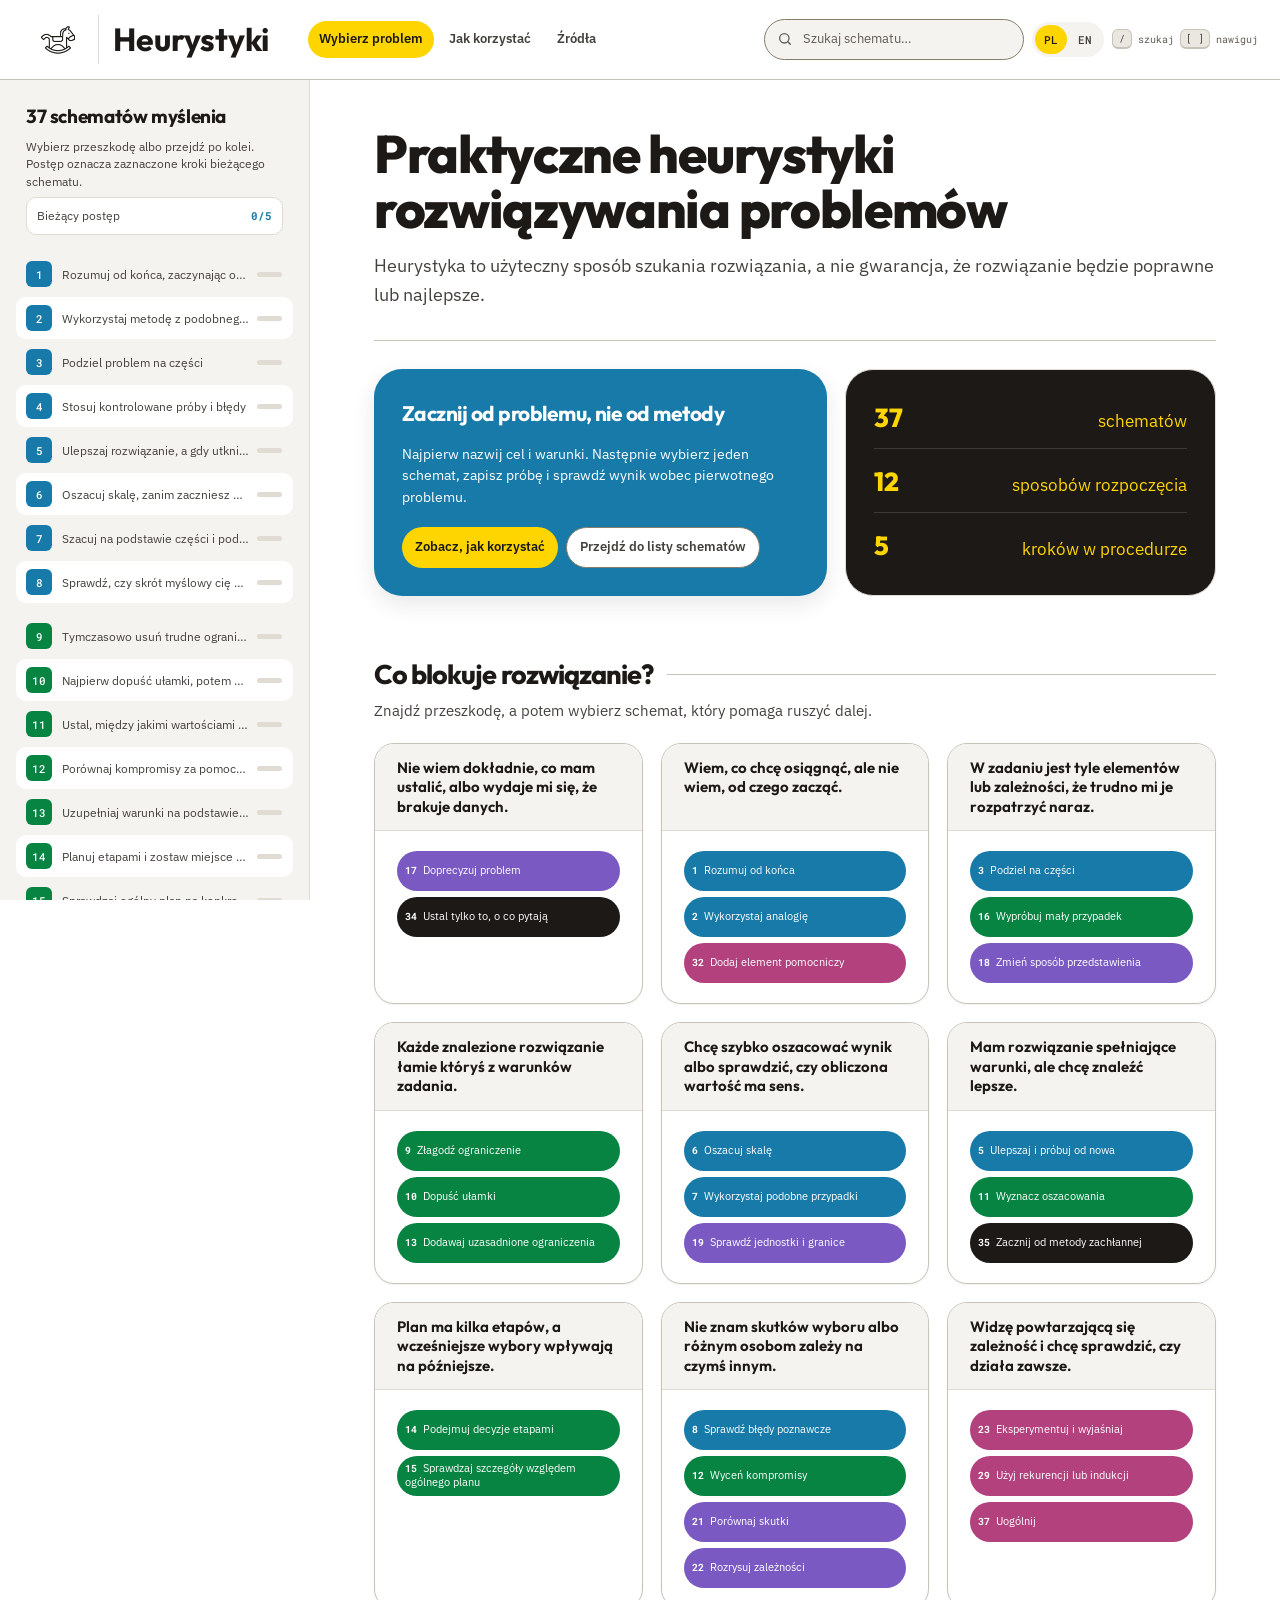
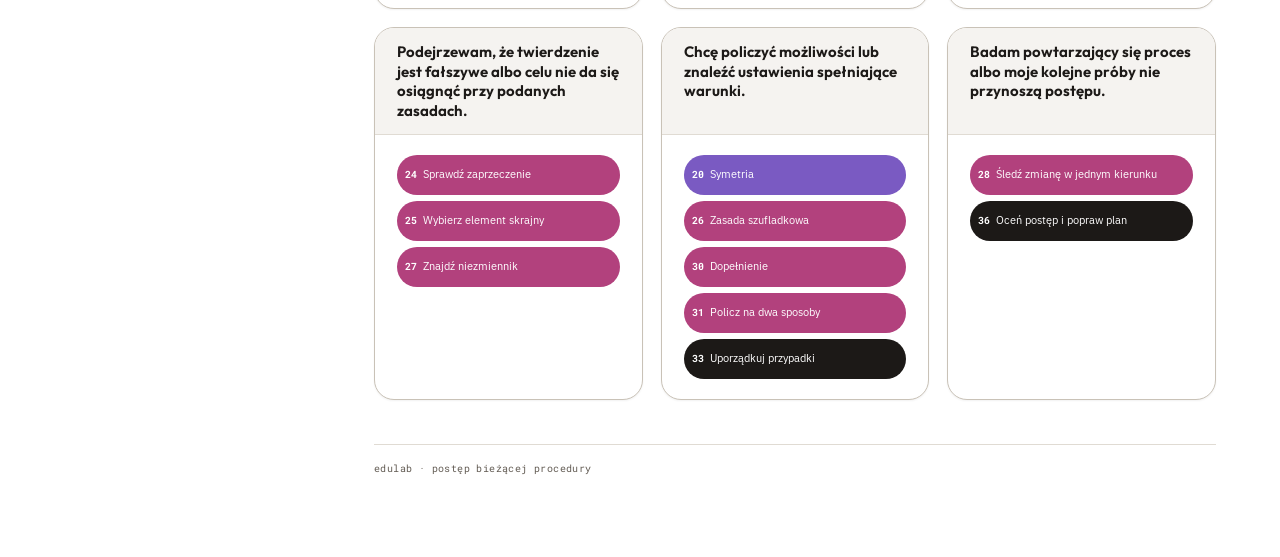
<file: index.html>
<!doctype html>
<html lang="pl">
<head>
<meta charset="utf-8">
<meta name="viewport" content="width=device-width, initial-scale=1">
<meta name="description" content="Praktyczny przewodnik po heurystykach rozwiązywania problemów.">
<title>Heurystyki | edulab</title>
<link rel="preconnect" href="https://fonts.googleapis.com">
<link rel="preconnect" href="https://fonts.gstatic.com" crossorigin>
<link rel="stylesheet" href="https://fonts.googleapis.com/css2?family=Outfit:wght@400;500;600;700;800&family=IBM+Plex+Sans:wght@400;500;600;700&family=Roboto+Mono:wght@400;500&display=swap">
<style>
/* ─── Edulab tokens ─── */
:root {
  --font-display: 'Outfit', 'IBM Plex Sans', system-ui, sans-serif;
  --font-sans: 'IBM Plex Sans', system-ui, -apple-system, sans-serif;
  --font-mono: 'Roboto Mono', ui-monospace, 'SF Mono', Menlo, monospace;
  --paper: #FFFFFF;
  --paper-2: #F5F3F0;
  --paper-3: #EAE6E0;
  --surface: #FFFFFF;
  --ink: #1C1917;
  --ink-2: #44403C;
  --ink-3: #625B53;
  --line: #E0DBD3;
  --line-2: #C9C2B7; --line-strong: #857C69; /* control borders >= 3:1 */ --track: color-mix(in srgb, var(--ink) 24%, transparent);
  --yellow: #FFD500;
  --yellow-600: #F0C800;
  --yellow-soft: #FFD500;
  --yellow-ink: #1C1917;
  --blue: #1E8FC2;
  --blue-600: #177AA8;
  --blue-soft: #177AA8;
  --blue-line: #1E8FC2;
  --blue-ink: #FFFFFF;
  --green: #00A651;
  --green-600: #078342;
  --green-soft: #078342;
  --green-ink: #FFFFFF;
  --red: #E5322D;
  --red-600: #C92823;
  --red-soft: #C92823;
  --red-line: #E5322D;
  --red-ink: #FFFFFF;
  --yellow-line: #FFD500;
  --link: #177AA8;
  --overlay: rgba(28, 25, 23, .36);
  --shadow-sm: 0 1px 2px rgba(33, 30, 26, .06);
  --shadow-md: 0 8px 22px rgba(33, 30, 26, .10);
  --shadow-lg: 0 18px 46px rgba(33, 30, 26, .16);
  --focus-ring: 0 0 0 2px var(--paper), 0 0 0 5px var(--ink);
  --r-xs: 6px;
  --r-sm: 10px;
  --r-md: 14px;
  --r-lg: 20px;
  --r-xl: 28px;
  --r-pill: 999px;
  --header-h: 80px;
  --brand-title-size: 32px;
  --stats-label-size: 17px;
  --scheme-pill-width: max-content;
  --scheme-pill-height: auto;
  --side-w: 310px;
  --reader-text-size: 17px;
  --example-title-size: 19px;
}

/* ─── Base ─── */
*, *::before, *::after { box-sizing: border-box; }
html { min-width: 0; background: var(--paper); }
body { margin: 0; min-width: 0; min-height: 100vh; background: var(--paper); color: var(--ink); font-family: var(--font-sans); line-height: 1.55; }
button, input, textarea { font: inherit; }
button { color: inherit; }
button:focus-visible, a:focus-visible, input:focus-visible, textarea:focus-visible { outline: 3px solid transparent; outline-offset: 2px; box-shadow: var(--focus-ring); }
a { color: var(--link); text-decoration-thickness: 1px; text-underline-offset: 3px; }
h1, h2, h3, h4, p { margin: 0; }
code { font-family: var(--font-mono); font-size: .9em; background: var(--paper-3); padding: .1em .32em; border-radius: var(--r-xs); }
[hidden] { display: none !important; }
.sr-only { position: absolute; width: 1px; height: 1px; padding: 0; margin: -1px; overflow: hidden; clip: rect(0,0,0,0); white-space: nowrap; border: 0; }
.kicker { color: var(--ink-3); font-family: var(--font-mono); font-size: 11px; font-weight: 500; letter-spacing: .12em; text-transform: uppercase; }
.eyebrow { color: var(--link); font-family: var(--font-mono); font-size: 11px; font-weight: 500; letter-spacing: .12em; text-transform: uppercase; }
.muted { color: var(--ink-3); }

/* ─── Header ─── */
.app-header { position: sticky; top: 0; z-index: 30; display: flex; align-items: center; gap: 16px; height: var(--header-h); padding: 0 22px; background: var(--paper); border-bottom: 1px solid var(--line-2); }
.brand { display: flex; align-items: center; min-width: 270px; }
.edu-logo { display: block; width: 64px; height: 64px; margin-right: -6px; object-fit: contain; }
.brand-app-name { margin-left: 14px; padding-left: 14px; border-left: 1px solid var(--line); color: var(--ink); font-family: var(--font-display); font-size: var(--brand-title-size); font-weight: 700; white-space: nowrap; }
.header-nav { display: flex; align-items: center; gap: 4px; }
.header-nav button, .icon-btn { border: 0; border-radius: var(--r-pill); background: transparent; color: var(--ink-2); cursor: pointer; }
.header-nav button { padding: 8px 11px; font-size: 13px; font-weight: 600; }
.header-nav button:hover { background: var(--paper-2); color: var(--ink); }
.header-nav button[aria-current="page"] { background: var(--yellow); color: var(--yellow-ink); }
.header-tools { display: flex; align-items: center; gap: 8px; margin-left: auto; min-width: 0; }
.search { display: flex; align-items: center; gap: 8px; min-width: 148px; width: min(27vw, 260px); padding: 8px 12px; background: var(--paper-2); border: 1px solid var(--line-strong); border-radius: var(--r-pill); }
.search:focus-within { outline: 3px solid transparent; box-shadow: var(--focus-ring); }
.search svg { flex: none; width: 16px; height: 16px; color: var(--ink-3); }
.search input { min-width: 0; width: 100%; border: 0; outline: 0; background: transparent; color: var(--ink); font-size: 13px; }
.search input::placeholder { color: var(--ink-3); }
.lang-toggle { display: inline-flex; gap: 2px; padding: 3px; background: var(--paper-2); border-radius: var(--r-pill); }
.lang-toggle button { padding: 6px 9px; border: 0; border-radius: var(--r-pill); background: transparent; color: var(--ink-2); cursor: pointer; font-family: var(--font-mono); font-size: 11px; font-weight: 500; }
.lang-toggle button[aria-pressed="true"] { background: var(--yellow); color: var(--yellow-ink); }
.menu-btn { display: none; width: 36px; height: 36px; border: 0; border-radius: var(--r-pill); background: var(--paper-2); cursor: pointer; }
.menu-btn svg { width: 19px; height: 19px; }
.keyboard-hints { display: flex; align-items: center; gap: 6px; color: var(--ink-3); font-family: var(--font-mono); font-size: 10px; white-space: nowrap; }
.key { display: inline-grid; place-items: center; min-width: 20px; height: 20px; padding: 0 5px; background: var(--paper-3); border: 1px solid var(--line-2); border-bottom-width: 2px; border-radius: var(--r-xs); color: var(--ink-2); font-size: 10px; }

/* ─── Workspace ─── */
.workspace { display: grid; grid-template-columns: var(--side-w) minmax(0, 1fr); min-height: calc(100vh - var(--header-h)); }
.sidebar { position: sticky; top: var(--header-h); height: calc(100vh - var(--header-h)); overflow: auto; padding: 22px 16px 30px; background: var(--paper-2); border-right: 1px solid var(--line); }
.sidebar-head { display: grid; gap: 7px; padding: 0 10px 18px; }
.sidebar-head h2 { font-family: var(--font-display); font-size: 19px; font-weight: 700; letter-spacing: -.02em; }
.sidebar-head p { color: var(--ink-2); font-size: 12px; line-height: 1.42; }
.sidebar-progress { display: flex; align-items: center; justify-content: space-between; gap: 8px; padding: 9px 10px; background: var(--surface); border: 1px solid var(--line); border-radius: var(--r-sm); color: var(--ink-2); font-size: 12px; }
.sidebar-progress strong { color: var(--blue-600); font-family: var(--font-mono); font-size: 11px; }
.sidebar-nav { display: none; gap: 4px; margin: 0 0 17px; padding: 12px 10px; border: 1px solid var(--line); border-radius: var(--r-md); background: var(--surface); }
.sidebar-nav button { padding: 8px 9px; border: 0; border-radius: var(--r-sm); background: transparent; color: var(--ink-2); cursor: pointer; font-size: 13px; font-weight: 600; text-align: left; }
.sidebar-nav button:hover { background: var(--paper-2); color: var(--ink); }
.sidebar-nav button[aria-current="page"] { background: var(--yellow); color: var(--yellow-ink); }
.scheme-list { display: grid; gap: 3px; }
.scheme-link { display: grid; grid-template-columns: 28px minmax(0, 1fr) 26px; align-items: center; gap: 8px; width: 100%; padding: 7px 9px; border: 1px solid transparent; border-radius: var(--r-sm); background: transparent; cursor: pointer; text-align: left; }
.scheme-link:hover { background: var(--paper-3); }
.scheme-link[aria-current="true"] { background: var(--surface); border-color: var(--line-2); box-shadow: var(--shadow-sm); }
.scheme-number { display: grid; place-items: center; width: 26px; height: 26px; border-radius: var(--r-xs); background: var(--paper-3); color: var(--ink-2); font-family: var(--font-mono); font-size: 11px; }
.scheme-link[aria-current="true"] .scheme-number { background: var(--yellow); color: var(--yellow-ink); }
.scheme-name { min-width: 0; overflow: hidden; color: var(--ink-2); font-size: 12px; line-height: 1.25; text-overflow: ellipsis; white-space: nowrap; }
.scheme-link[aria-current="true"] .scheme-name { color: var(--ink); font-weight: 600; }
.scheme-meter { width: 25px; height: 5px; overflow: hidden; border-radius: var(--r-pill); background: var(--line); }
.scheme-meter i { display: block; height: 100%; border-radius: inherit; background: var(--green); }
.sidebar-empty { padding: 24px 12px; border: 1px dashed var(--line-2); border-radius: var(--r-md); color: var(--ink-3); font-size: 13px; text-align: center; }
.scrim { display: none; }

/* ─── Main panel ─── */
.main { min-width: 0; overflow: hidden; }
.main-inner { width: 100%; margin: 0; padding: 46px clamp(22px, 5vw, 68px) 80px; }
.content-intro { display: grid; gap: 14px; max-width: none; padding-bottom: 30px; border-bottom: 1px solid var(--line-2); text-align: left; }
.content-intro h1 { font-family: var(--font-display); font-size: clamp(2.3rem, 5vw, 3.3rem); font-weight: 800; letter-spacing: -.025em; line-height: 1.05; color: var(--ink); }
.content-intro .lead { max-width: none; color: var(--ink-2); font-size: 1.15rem; line-height: 1.6; }
.home-banner { display: grid; grid-template-columns: minmax(0, 1.1fr) minmax(250px, .9fr); gap: 18px; margin-top: 28px; }
.home-callout { display: grid; gap: 14px; padding: 28px; background: var(--blue-soft); color: var(--blue-ink); border: 0; border-radius: var(--r-xl); box-shadow: var(--shadow-md); }
.home-callout h2, .chooser-heading h2 { font-family: var(--font-display); font-size: 21px; font-weight: 700; letter-spacing: -.025em; }
.home-callout h2, .home-callout p { color: inherit; }
.home-callout p { font-size: 14px; }
.home-actions { display: flex; flex-wrap: wrap; gap: 8px; margin-top: 4px; }
.primary-btn, .secondary-btn { padding: 9px 13px; border-radius: var(--r-pill); cursor: pointer; font-size: 13px; font-weight: 600; }
.primary-btn { border: 0; background: var(--yellow); color: var(--yellow-ink); }
.secondary-btn { border: 1px solid var(--line-strong); background: var(--surface); color: var(--ink-2); }
.primary-btn:hover { background: var(--yellow-600); }
.secondary-btn:hover { background: var(--paper-2); }
.home-stats { display: grid; align-content: center; gap: 13px; padding: 28px; background: var(--ink); color: var(--yellow); border: 1px solid var(--line); border-radius: var(--r-xl); }
.stat-row { display: flex; align-items: baseline; justify-content: space-between; gap: 12px; padding-bottom: 10px; border-bottom: 1px solid color-mix(in srgb, var(--paper) 14%, transparent); }
.stat-row:last-child { padding-bottom: 0; border-bottom: 0; }
.stat-row strong { font-family: var(--font-display); font-size: 26px; font-weight: 800; }
.stat-row span { color: inherit; font-size: var(--stats-label-size); text-align: right; }
.section-block { margin-top: 64px; }
.section-head { display: flex; align-items: center; gap: 14px; margin-bottom: 10px; }
.section-head::after { content: ""; flex: 1; height: 1px; background: var(--line-2); }
.section-head h2 { font-family: var(--font-display); font-size: 27px; font-weight: 750; letter-spacing: -.035em; line-height: 1.1; }
.section-lead { margin-bottom: 20px; color: var(--ink-2); font-size: 15px; }

/* ─── Chooser ─── */
.chooser-grid { display: grid; grid-template-columns: repeat(3, minmax(0, 1fr)); gap: 18px; }
.obstacle-card { display: grid; grid-row: span 2; grid-template-rows: subgrid; gap: 0; min-width: 0; overflow: hidden; background: var(--surface); border: 1px solid var(--line-2); border-radius: var(--r-lg); box-shadow: var(--shadow-sm); }
.obstacle-card:hover { box-shadow: var(--shadow-md); }
.obstacle-card .card-head { align-items: flex-start; }
.obstacle-card h3 { color: var(--ink); font-family: var(--font-display); font-size: 15px; font-weight: 650; line-height: 1.3; }
.obstacle-card .card-body { flex: 1; }
.recommendations { display: grid; grid-template-columns: minmax(0, 1fr); min-width: 0; align-content: start; gap: 6px; }
.recommendation { width: var(--scheme-pill-width); max-width: 100%; height: var(--scheme-pill-height); min-width: 0; padding: 6px 8px; border: 0; border-radius: var(--r-pill); background: var(--green-soft); color: var(--green-ink); cursor: pointer; font-size: 11px; line-height: 1.25; text-align: left; }
.chooser-grid[data-pill-sizing] .recommendation { width: max-content; max-width: none; height: auto; white-space: nowrap; }
.recommendation:hover { background: var(--green-600); color: var(--green-ink); }
.recommendation b { font-family: var(--font-mono); font-size: 10px; }

/* ─── Scheme reader ─── */
.reader-back { display: inline-flex; align-items: center; gap: 6px; padding: 0; border: 0; background: transparent; color: var(--link); cursor: pointer; font-size: 13px; font-weight: 600; }
.reader-back svg { width: 15px; height: 15px; }
.reader-header { display: grid; gap: 14px; max-width: none; margin-top: 24px; padding-bottom: 30px; border-bottom: 1px solid var(--line-2); }
.reader-header h1 { color: var(--ink); font-family: var(--font-display); font-size: clamp(2.3rem, 5vw, 3.3rem); font-weight: 800; letter-spacing: -.025em; line-height: 1.05; }
.reader-header .description { max-width: none; color: var(--ink-2); font-size: var(--reader-text-size); line-height: 1.6; }
.scheme-example { margin-top: 24px; overflow: hidden; border: 1px solid var(--line-2); border-radius: var(--r-lg); background: var(--surface); box-shadow: var(--shadow-sm); }
.scheme-example h2 { font-family: var(--font-display); font-size: var(--example-title-size); }
.scheme-example p { color: var(--ink-2); font-size: var(--reader-text-size); line-height: 1.6; }
.reader-meta { display: flex; flex-wrap: wrap; gap: 7px; margin-top: 3px; }
.meta-chip { padding: 5px 9px; border-radius: var(--r-pill); background: var(--paper-2); color: var(--ink-2); font-family: var(--font-mono); font-size: 10px; letter-spacing: .04em; }
.reader-grid { display: grid; grid-template-columns: minmax(0, 1.25fr) minmax(250px, .75fr); gap: 24px; align-items: start; margin-top: 36px; }
.card { display: flex; flex-direction: column; min-width: 0; padding: 0; overflow: hidden; background: var(--surface); border: 1px solid var(--line-2); border-radius: var(--r-xl); box-shadow: var(--shadow-md); }
.card-head { display: flex; align-items: center; justify-content: space-between; gap: 12px; padding: 14px 22px; background: var(--paper-2); border-bottom: 1px solid var(--line); }
.card-head h2 { color: var(--ink); font-family: var(--font-display); font-size: 20px; font-weight: 700; letter-spacing: -.025em; line-height: 1.2; }
.card-body { flex: 1; padding: 20px 22px; }
.card-foot { padding: 14px 22px; border-top: 1px dashed var(--line-2); }
.progress-count { color: var(--green-600); font-family: var(--font-mono); font-size: 11px; font-weight: 500; white-space: nowrap; }
.progress-track { height: 7px; margin: 0 0 18px; overflow: hidden; border-radius: var(--r-pill); background: var(--paper-3); }
.progress-track i { display: block; width: 0; height: 100%; border-radius: inherit; background: var(--green); transition: width .2s ease; }
.procedure-list { display: grid; gap: 9px; margin: 0; padding: 0; list-style: none; counter-reset: procedure; }
.procedure-item { display: grid; grid-template-columns: 31px minmax(0, 1fr); gap: 9px; align-items: start; padding: 10px 11px; border-radius: var(--r-sm); background: var(--paper-2); }
.procedure-item::before { counter-increment: procedure; content: counter(procedure); display: grid; place-items: center; width: 27px; height: 27px; border-radius: var(--r-pill); background: var(--paper-3); color: var(--ink-2); font-family: var(--font-mono); font-size: 11px; }
.procedure-item:has(input:checked) { background: var(--green-soft); color: var(--green-ink); }
.procedure-item:has(input:checked)::before { background: var(--paper); color: var(--green-600); }
.step-label { display: grid; grid-template-columns: 19px minmax(0, 1fr); gap: 8px; align-items: start; color: var(--ink); font-size: 14px; line-height: 1.45; cursor: pointer; }
.procedure-item:has(input:checked) .step-label { color: inherit; }
.step-label input { width: 16px; height: 16px; margin: 2px 0 0; accent-color: var(--green); }
.reader-side { display: grid; gap: 13px; align-content: start; }
.reader-side .card.caution { padding: 22px 24px; }
.card-label { margin: 0; color: var(--ink); font-family: var(--font-mono); font-size: 10px; font-weight: 500; letter-spacing: .13em; text-transform: uppercase; }
.side-text { color: var(--ink-2); font-size: 14px; line-height: 1.55; }
.caution { background: var(--yellow-soft); border: 0; color: var(--yellow-ink); }
.caution .card-label { margin-bottom: 8px; }
.caution .card-label, .caution .side-text { color: inherit; }
.sources-text { color: var(--ink-2); font-size: 13px; line-height: 1.55; }
.notes-card { margin-top: 20px; }
.notes-card textarea { width: 100%; min-height: 124px; resize: vertical; padding: 12px 13px; border: 1px solid var(--line-strong); border-radius: var(--r-sm); background: var(--paper); color: var(--ink); font-size: 14px; line-height: 1.5; }
.notes-card textarea::placeholder { color: var(--ink-3); }
.notes-footer { display: flex; align-items: center; justify-content: space-between; gap: 9px; flex-wrap: wrap; color: var(--ink-3); font-size: 11px; }
.notes-actions { display: flex; flex-wrap: wrap; gap: 7px; }
.notes-actions button { padding: 6px 9px; border: 1px solid var(--line-strong); border-radius: var(--r-pill); background: var(--surface); color: var(--ink-2); cursor: pointer; font-size: 11px; font-weight: 600; }
.notes-actions button:hover { background: var(--paper-2); }

/* ─── Long-form guide and sources ─── */
.longform { max-width: none; }
.longform > h1 { color: var(--ink); font-family: var(--font-display); font-size: clamp(2.3rem, 5vw, 3.3rem); font-weight: 800; letter-spacing: -.025em; line-height: 1.05; }
.longform > .lede { max-width: none; margin-top: 14px; padding-bottom: 30px; border-bottom: 1px solid var(--line-2); color: var(--ink-2); font-size: 1.15rem; line-height: 1.6; }
.markdown-block { margin-top: 28px; }
.markdown-block h2 { display: flex; align-items: center; gap: 14px; margin: 42px 0 13px; font-family: var(--font-display); font-size: 28px; font-weight: 750; letter-spacing: -.035em; line-height: 1.12; }
.markdown-block h2::after { content: ""; flex: 1; min-width: 0; height: 1px; background: var(--line-2); }
.markdown-block h3 { margin: 25px 0 9px; color: var(--ink); font-family: var(--font-display); font-size: 19px; font-weight: 700; line-height: 1.2; }
.markdown-block p { margin: 0 0 12px; color: var(--ink-2); font-size: 15px; line-height: 1.65; }
.markdown-block ul, .markdown-block ol { margin: 8px 0 17px; padding-left: 24px; color: var(--ink-2); }
.markdown-block li { margin: 5px 0; padding-left: 3px; font-size: 15px; line-height: 1.58; }
.markdown-block strong { color: var(--ink); }
.markdown-block table { width: 100%; margin: 16px 0 22px; border-collapse: separate; border-spacing: 0; overflow: hidden; border: 1px solid var(--line-2); border-radius: var(--r-md); font-size: 13px; }
.markdown-block th, .markdown-block td { padding: 11px 13px; border-bottom: 1px solid var(--line); vertical-align: top; text-align: left; }
.markdown-block th { background: var(--paper-3); border-bottom-color: var(--line-2); color: var(--ink); font-family: var(--font-mono); font-size: 12px; font-weight: 500; letter-spacing: .08em; text-transform: uppercase; }
.markdown-block tbody tr:nth-child(even) td { background: var(--paper-2); }
.markdown-block td:first-child { color: var(--ink); font-weight: 600; }
.markdown-block tr:last-child td { border-bottom: 0; }
.markdown-block td { color: var(--ink-2); }
.markdown-block blockquote { margin: 18px 0; padding: 16px 20px; border: 0; border-radius: var(--r-md); background: var(--yellow-soft); color: var(--yellow-ink); }
.markdown-block blockquote p, .markdown-block blockquote strong { color: inherit; }
.source-review { padding-bottom: 12px; }
.source-review > h3 { scroll-margin-top: calc(var(--header-h) + 18px); padding-top: 8px; }
.source-review .source-anchor { display: block; height: 0; scroll-margin-top: calc(var(--header-h) + 18px); }
.verification { margin-top: 40px; padding: 18px; background: var(--surface); border: 1px solid var(--line-2); border-radius: var(--r-lg); }
.verification summary { cursor: pointer; color: var(--ink); font-family: var(--font-display); font-weight: 700; }
.verification-results { display: grid; gap: 7px; margin-top: 14px; }
.verification-results li { display: flex; gap: 8px; color: var(--ink-2); font-size: 12px; line-height: 1.4; }
.verification-results .pass { color: var(--green-600); }
.verification-results .fail { color: var(--red-600); }
.verify-btn { margin-top: 13px; padding: 7px 11px; border: 1px solid var(--line-strong); border-radius: var(--r-pill); background: var(--surface); cursor: pointer; font-size: 12px; font-weight: 600; }
.storage-warning { margin: 12px 0 0; padding: 12px 14px; border: 0; border-radius: var(--r-md); background: var(--red-soft); color: var(--red-ink); font-size: 12px; line-height: 1.45; }
.footer-note { margin-top: 44px; padding-top: 16px; border-top: 1px solid var(--line); color: var(--ink-3); font-family: var(--font-mono); font-size: 10px; letter-spacing: .04em; }

/* ─── Responsive ─── */
@media (max-width: 1100px) {
  .keyboard-hints { display: none; }
  .chooser-grid { grid-template-columns: repeat(2, minmax(0, 1fr)); }
  .header-nav button { padding-inline: 8px; }
  .home-banner, .reader-grid { grid-template-columns: 1fr; }
  .reader-side { grid-template-columns: repeat(3, minmax(0, 1fr)); }
}
@media (max-width: 900px) {
  .header-nav { display: none; }
  .menu-btn { display: grid; place-items: center; }
  .workspace { display: block; }
  .sidebar { position: fixed; inset: var(--header-h) auto 0 0; z-index: 25; width: min(88vw, var(--side-w)); height: auto; transform: translateX(-105%); transition: transform .2s ease; box-shadow: var(--shadow-lg); }
  body[data-menu="open"] .sidebar { transform: translateX(0); }
  body[data-menu="open"] .scrim { display: block; position: fixed; inset: var(--header-h) 0 0; z-index: 20; background: var(--overlay); }
  .main-inner { padding-top: 32px; }
  .sidebar-nav { display: grid; }
}
@media (max-width: 768px) {
  .app-header { gap: 8px; padding: 0 12px; }
  :root { --header-h: 64px; }
  .brand { min-width: auto; }
  .edu-logo { width: 48px; height: 48px; }
  .brand-app-name { display: none; }
  .header-tools { gap: 5px; }
  .search { min-width: 0; width: min(42vw, 210px); padding: 7px 9px; }
  .search input { font-size: 12px; }
  .lang-toggle button { padding-inline: 7px; }
  .main-inner { padding: 28px 16px 60px; }
  .home-banner, .chooser-grid { grid-template-columns: 1fr; }
  .section-block { margin-top: 38px; }
  .reader-side { grid-template-columns: 1fr; }
  .card-head, .card-body, .card-foot { padding-inline: 16px; }
  .reader-side .card.caution { padding: 17px; }
  .markdown-block table { display: block; overflow-x: auto; }
  .markdown-block th, .markdown-block td { min-width: 180px; }
}
@media print {
  .app-header, .sidebar, .scrim, .notes-card, .verification { display: none !important; }
  .workspace { display: block; }
  .main-inner { width: 100%; padding: 0; }
}
@media (prefers-reduced-motion: reduce) {
  *, *::before, *::after {
    animation-duration: .001ms !important;
    animation-iteration-count: 1 !important;
    scroll-behavior: auto !important;
    transition-duration: .001ms !important;
  }
}
.scheme-example p { white-space: pre-line; }

/* ─── Scheme families: colour by primary source (S1-S5) ─── */
:root {
  --play-berry: #C6478B; --play-grape: #7A5AC2;
  --fam-s1: var(--blue-soft);  --fam-s1-ink: var(--blue-ink);
  --fam-s2: var(--green-soft); --fam-s2-ink: var(--green-ink);
  --fam-s3: var(--play-grape); --fam-s3-ink: var(--paper);
  --fam-s4: color-mix(in srgb, var(--play-berry) 88%, var(--ink)); --fam-s4-ink: var(--paper);
  --fam-s5: var(--ink);        --fam-s5-ink: var(--paper);
}
[data-family="s1"] { --fam: var(--fam-s1); --fam-ink: var(--fam-s1-ink); }
[data-family="s2"] { --fam: var(--fam-s2); --fam-ink: var(--fam-s2-ink); }
[data-family="s3"] { --fam: var(--fam-s3); --fam-ink: var(--fam-s3-ink); }
[data-family="s4"] { --fam: var(--fam-s4); --fam-ink: var(--fam-s4-ink); }
[data-family="s5"] { --fam: var(--fam-s5); --fam-ink: var(--fam-s5-ink); }

/* Sidebar: zebra rows, a gap between families, family-coloured numbers, active row = yellow */
.scheme-list { gap: 2px; }
.scheme-link.is-alt { background: var(--paper); }
.scheme-link:hover, .scheme-link.is-alt:hover { background: var(--paper-3); }
.scheme-link[data-family-start="true"] { margin-top: 10px; }
.scheme-number { background: var(--fam, var(--paper-3)); color: var(--fam-ink, var(--ink-2)); font-weight: 500; }
.scheme-link[aria-current="true"], .scheme-link[aria-current="true"].is-alt { background: var(--yellow); border-color: var(--yellow); box-shadow: none; }
.scheme-link[aria-current="true"] .scheme-number { background: var(--fam); color: var(--fam-ink); }
.scheme-link[aria-current="true"] .scheme-name { color: var(--yellow-ink); }
.scheme-link[aria-current="true"] .scheme-meter { background: color-mix(in srgb, var(--ink) 18%, transparent); }

/* Home: recommendation pills take their scheme's family colour */
.recommendation[data-family] { background: var(--fam); color: var(--fam-ink); }
.recommendation[data-family]:hover { background: color-mix(in srgb, var(--fam) 82%, var(--ink)); color: var(--fam-ink); }

/* Scheme view: family chip, coloured example head, family step numbers */
.family-chip { display: inline-flex; align-items: center; padding: 5px 10px; border-radius: var(--r-pill); background: var(--fam); color: var(--fam-ink); font-family: var(--font-mono); font-size: 10px; letter-spacing: .04em; }
.scheme-example[data-family] .card-head { background: var(--fam); border-bottom-color: transparent; }
.scheme-example[data-family] .card-head h2 { color: var(--fam-ink); }
.reader-grid[data-family] .procedure-item::before { background: var(--fam); color: var(--fam-ink); }

/* Break the long text blocks: first sentence as a lead, example as paragraphs */
.reader-header .description { display: grid; gap: 10px; max-width: 75ch; }
.reader-header .description-lead { color: var(--ink); font-size: calc(var(--reader-text-size) * 1.12); font-weight: 500; line-height: 1.5; }
.reader-header .description-rest { color: var(--ink-2); font-size: var(--reader-text-size); line-height: 1.65; }
.scheme-example .card-body { display: grid; gap: 12px; }
.scheme-example .card-body p { max-width: 75ch; }
.scheme-example .card-body p.example-task { max-width: none; padding: 14px 16px; border-radius: var(--r-md); background: var(--paper-2); color: var(--ink); }
/* ─── Brand button and about view ─── */
.brand { padding: 4px 12px 4px 4px; border: 0; border-radius: var(--r-md); background: transparent; color: inherit; cursor: pointer; text-align: left; }
.brand:hover { background: var(--paper-2); }
.about-grid { display: grid; grid-template-columns: repeat(2, minmax(0, 1fr)); gap: 18px; margin-top: 28px; }
.about-grid .card-body { display: grid; gap: 14px; align-content: start; }
.about-grid .side-text { font-size: 15px; }
.about-steps { display: grid; grid-template-columns: repeat(3, minmax(0, 1fr)); gap: 18px; margin: 0; padding: 0; list-style: none; counter-reset: about-step; }
.about-step { display: grid; gap: 8px; align-content: start; padding: 22px; border-radius: var(--r-lg); background: var(--paper-2); }
.about-step::before { counter-increment: about-step; content: counter(about-step); display: grid; place-items: center; width: 34px; height: 34px; border-radius: var(--r-pill); background: var(--yellow); color: var(--yellow-ink); font-family: var(--font-mono); font-size: 13px; font-weight: 500; }
.about-step h3 { font-family: var(--font-display); font-size: 18px; font-weight: 700; line-height: 1.25; }
.about-step p { color: var(--ink-2); font-size: 15px; line-height: 1.55; }
.about-actions { margin-top: 28px; }
/* About: colour tones (logic sets data-tone, palette lives here) */
[data-tone="yellow"] { --tone: var(--yellow); --tone-ink: var(--yellow-ink); }
[data-tone="blue"] { --tone: var(--blue-soft); --tone-ink: var(--blue-ink); }
[data-tone="green"] { --tone: var(--green-soft); --tone-ink: var(--green-ink); }
[data-tone="red"] { --tone: var(--red-soft); --tone-ink: var(--red-ink); }
[data-tone="ink"] { --tone: var(--ink); --tone-ink: var(--yellow); }
.about-grid .card[data-tone] { background: var(--tone); border-color: transparent; color: var(--tone-ink); }
.about-grid .card[data-tone] .card-head { background: color-mix(in srgb, var(--tone) 82%, var(--ink)); border-bottom-color: transparent; }
.about-grid .card[data-tone] h2, .about-grid .card[data-tone] .side-text { color: inherit; }
.about-step[data-tone] { background: var(--tone); color: var(--tone-ink); box-shadow: var(--shadow-md); }
.about-step[data-tone]::before { background: var(--paper); color: var(--ink); }
.about-step[data-tone] h3, .about-step[data-tone] p { color: inherit; }
@media (max-width: 768px) { .brand { padding: 0; } .about-grid, .about-steps { grid-template-columns: 1fr; } }
/* ─── Guide, sources and scheme side cards: colour ─── */
.markdown-block .guide-callout[data-tone] { margin: 0 0 18px; padding: 22px 26px; border-radius: var(--r-lg); background: var(--tone); color: var(--tone-ink); font-size: 17px; line-height: 1.6; box-shadow: var(--shadow-md); }
.markdown-block .chooser-table th { background: var(--ink); border-bottom-color: var(--ink); color: var(--yellow); }
.chooser-table .recommendations { display: flex; flex-wrap: wrap; gap: 6px; }
.chooser-table .recommendation { width: max-content; max-width: 100%; height: auto; }
.markdown-block ul.guide-examples { display: grid; grid-template-columns: repeat(3, minmax(0, 1fr)); gap: 18px; padding: 0; list-style: none; }
.markdown-block .guide-examples li { margin: 0; padding: 20px 22px; border-radius: var(--r-lg); background: var(--tone); color: var(--tone-ink); box-shadow: var(--shadow-md); }
.markdown-block .guide-examples li strong { display: block; margin-bottom: 6px; color: inherit; font-family: var(--font-display); font-size: 17px; }
.markdown-block ul.worksheet-list { display: grid; grid-template-columns: repeat(3, minmax(0, 1fr)); gap: 10px; padding: 0; list-style: none; counter-reset: worksheet; }
.markdown-block .worksheet-list li { display: flex; align-items: center; gap: 10px; margin: 0; padding: 12px 14px; border-radius: var(--r-md); background: var(--paper-2); }
.markdown-block .worksheet-list li::before { counter-increment: worksheet; content: counter(worksheet); flex: none; display: grid; place-items: center; width: 28px; height: 28px; border-radius: var(--r-pill); background: var(--yellow); color: var(--yellow-ink); font-family: var(--font-mono); font-size: 11px; }
.source-card { margin: 0 0 20px; }
.source-card .card-head { background: var(--fam); border-bottom-color: transparent; }
.markdown-block .source-card h3 { margin: 0; color: var(--fam-ink); }
.source-card .card-body > :last-child { margin-bottom: 0; }
.reader-side .card[data-tone] .card-head { background: var(--tone); border-bottom-color: transparent; }
.reader-side .card[data-tone] .card-label { color: var(--tone-ink); }
.reader-side .source-ref-card .card-head { background: var(--fam); border-bottom-color: transparent; }
.reader-side .source-ref-card .card-label { color: var(--fam-ink); }
@media (max-width: 1100px) { .markdown-block ul.guide-examples { grid-template-columns: 1fr; } .markdown-block ul.worksheet-list { grid-template-columns: repeat(2, minmax(0, 1fr)); } }
@media (max-width: 768px) { .markdown-block ul.worksheet-list { grid-template-columns: 1fr; } }
</style>
</head>
<body data-menu="closed">
<header class="app-header">
  <button class="menu-btn" id="menuBtn" aria-label="Otwórz menu" aria-expanded="false">
    <svg viewBox="0 0 24 24" fill="none" stroke="currentColor" stroke-width="2" stroke-linecap="round" aria-hidden="true"><path d="M4 7h16M4 12h16M4 17h16"></path></svg>
  </button>
  <button class="brand" id="brandBtn" type="button" data-nav="about" aria-label="Heurystyki – o stronie" data-aria-label="brandLabel">
    <img class="edu-logo" alt="edulab" src="[data-uri]">
    <span class="brand-app-name" data-ui="brandTitle">Heurystyki</span>
  </button>
  <nav class="header-nav" aria-label="Główna nawigacja" data-aria-label="headerNavLabel">
    <button id="homeBtn" type="button" data-nav="home" data-ui="navHome">Wybierz problem</button>
    <button id="guideBtn" type="button" data-nav="guide" data-ui="navGuide">Jak korzystać</button>
    <button id="sourcesBtn" type="button" data-nav="sources" data-ui="navSources">Źródła</button>
  </nav>
  <div class="header-tools">
    <label class="search" for="search" aria-label="Szukaj schematu" data-aria-label="searchLabel">
      <svg viewBox="0 0 24 24" fill="none" stroke="currentColor" stroke-width="2" stroke-linecap="round" aria-hidden="true"><circle cx="11" cy="11" r="7"></circle><path d="m20 20-3.5-3.5"></path></svg>
      <input id="search" type="search" autocomplete="off" spellcheck="false" data-ui-placeholder="searchPlaceholder" placeholder="Szukaj schematu…" aria-label="Szukaj schematu" data-aria-label="searchLabel">
    </label>
    <div class="lang-toggle" aria-label="Język" data-aria-label="languageLabel">
      <button type="button" data-lang-choice="pl" aria-pressed="true">PL</button>
      <button type="button" data-lang-choice="en" aria-pressed="false">EN</button>
    </div>
    <div class="keyboard-hints" aria-label="Skróty klawiaturowe" data-aria-label="keyboardLabel"><span class="key">/</span><span data-ui="hintSearch">szukaj</span><span class="key">[ ]</span><span data-ui="hintMove">nawiguj</span></div>
  </div>
</header>
<div class="workspace">
  <aside class="sidebar" id="sidebar" aria-label="Lista schematów" data-aria-label="sidebarLabel">
    <div class="sidebar-head">
      <h2 data-ui="sidebarTitle">37 schematów myślenia</h2>
      <p data-ui="sidebarText">Wybierz przeszkodę albo przejdź po kolei. Postęp oznacza zaznaczone kroki bieżącego schematu.</p>
      <div class="sidebar-progress"><span data-ui="sidebarProgressLabel">Bieżący postęp</span><strong id="sidebarProgress">0/5</strong></div>
      <div id="storageWarning" class="storage-warning" hidden role="status" data-ui="storageWarning">Zapisywanie jest niedostępne. Notatki i kroki pozostaną tylko w tej karcie.</div>
    </div>
    <nav class="sidebar-nav" aria-label="Widoki" data-aria-label="viewsLabel">
      <button type="button" data-nav="home" data-ui="navHome">Wybierz problem</button>
      <button type="button" data-nav="guide" data-ui="navGuide">Jak korzystać</button>
      <button type="button" data-nav="sources" data-ui="navSources">Źródła</button>
      <button type="button" data-nav="about" data-ui="navAbout">O stronie</button>
    </nav>
    <nav id="schemeList" class="scheme-list" aria-label="Schematy" data-aria-label="schemeListLabel"></nav>
    <p id="sidebarEmpty" class="sidebar-empty" hidden data-ui="searchEmpty">Brak schematów dla tego wyszukiwania.</p>
  </aside>
  <div class="scrim" id="scrim" aria-hidden="true"></div>
  <main id="main" class="main" data-view="home" data-scheme="" data-lang="pl" data-completed="0">
    <div id="mainInner" class="main-inner"></div>
  </main>
</div>
<div id="live" class="sr-only" aria-live="polite" aria-atomic="true"></div>
<script id="guide-data" type="application/json">{"en":"# Practical problem solving heuristics\n\nA heuristic is a useful way to look for a solution, not a guarantee that the solution is correct or best. This guide collects reusable schemes from the non-HTML documents in this folder. Each scheme explains when to use it and what to do next.\n\nThe procedures are plain-language adaptations, not quotations. Examples outside mathematics illustrate how a scheme might transfer; they are not claims that the sources tested it in those settings. Similar ideas are combined rather than repeated. Short source codes point to the document review at the end.\n\nThe expanded explanations are written for readers aged about 13–16. Each scheme includes an illustrative example created for this guide, not a quotation or a case study attributed to the source documents.\n\n## How to use this guide\n\nWrite down what you are trying to achieve, what you know, and which conditions a valid answer must satisfy. Choose one scheme that matches your obstacle. Record what you try and what it teaches you. Check the result against the original problem before accepting it.\n\nUse the schemes as a menu, not a checklist to complete in order. You may need to return to the framing, switch methods, or combine two approaches. A heuristic helps you discover an answer; a proof, an appropriate test, or a feasibility check establishes what you can claim about it.\n\n### Quick chooser\n\n| Your obstacle | Start with |\n|---|---|\n| The question is vague or seems to lack information | 17: Clarify the problem; 34: Find only what is asked |\n| You understand the goal but cannot see a route | 1: Work backward; 2: Analogy; 32: Add an intermediate object |\n| The problem is too large or tangled | 3: Break into parts; 16: Try a small instance; 18: Change representation |\n| Constraints make every attempt fail | 9: Relax a constraint; 10: Allow fractions; 13: Add justified restrictions |\n| You need a rough answer or a reality check | 6: Estimate the scale; 7: Use comparable cases; 19: Check units and limits |\n| Many answers work, but you want a better one | 5: Improve and restart; 11: Use bounds; 35: Try a greedy first pass |\n| The plan has stages or several decision levels | 14: Commit in stages; 15: Check the details against the big plan |\n| Options involve uncertainty or conflicting interests | 8: Check biases; 12: Price trade-offs; 21: Compare outcomes; 22: Map interactions |\n| You need to explore a pattern or general rule | 23: Experiment and explain; 29: Recurrence or induction; 37: Generalize |\n| You suspect a claim or target is impossible | 24: Test the opposite; 25: Use an extreme element; 27: Find an invariant |\n| The problem involves counting or arrangements | 20: Symmetry; 26: Pigeonholes; 30: Complement; 31: Count twice; 33: Systematic cases |\n| A process repeats, or your own work has stalled | 28: Track one-way change; 36: Review progress and revise the plan |\n\n## Schemes\n\n### 1. Work backward from the goal\n\n**Description:** Start from the exact result you want and ask: what must be ready just before it? Then ask the same about that step, and keep going back until you reach something you already know or can do today. A distant goal breaks into small requirements, and gaps in the plan show up. Finally read the chain forward from the start and check every link, because something you need is not always enough on its own.\n\n**Example:** You must hand in a science poster on Friday, and today is Monday. Work backward: handing in needs the finished poster, the poster needs its layout, and the layout needs a draft and sources, which you can start on now. Then a gap shows up: the teacher must see the poster before the hand-in, and the plan has no day for it. So plan from the end: teacher feedback Thursday, layout Wednesday, draft Tuesday, sources Monday. Last, read the plan forward: sources feed the draft, the draft feeds the layout, the layout goes to the teacher, and the feedback gives the final poster.\n\n**Useful for:** Planning, finding missing prerequisites, solving equations, and constructing proofs.\n\n**Procedure:**\n1. Describe the finished result precisely.\n2. Ask, \"What would be enough to make this happen?\"\n3. Repeat that question for each new requirement until you reach something already known or achievable.\n4. Reverse the chain and carry out the steps from the actual starting point.\n5. Check every forward step. A condition that is necessary for success may not be enough to produce it.\n\n**Watch out:** Backward reasoning can suggest a route without proving that the route works.\n\n**Sources:** [S1](#s1); [S4](#s4), section 2.2, the penultimate-step strategy, p. 27.\n\n### 2. Reuse the structure of a solved problem\n\n**Description:** An analogy: the new problem works like one you have already solved – a different story, the same relationships. Do not copy the answer or match only the topic. Find what depends on what, what is limited and what you want. Match each part of the solved problem to a part of the new one, then reuse the method, because the same relationships make the same method work. Before you trust the match, check the differences that could break it.\n\n**Example:** You have already solved this: tap A fills a pool in 3 hours and tap B in 6 hours. Together they need 2 hours, because in one hour A fills 1/3 of the pool and B 1/6, which is 1/2 together. New problem: Ola paints a fence in 3 hours and Kuba in 6. The story differs, the structure is the same: each painter is a tap, the fence is the pool, and the rates add up. So 1/3 + 1/6 = 1/2 of the fence per hour, which is 2 hours. One difference must be checked: this works only if they paint at the same time without getting in each other's way, for example with two brushes.\n\n**Useful for:** Unfamiliar problems, design, troubleshooting, and learning a new subject.\n\n**Procedure:**\n1. List the main objects, relationships, constraints, and goal in the current problem.\n2. Find a solved problem with a similar structure.\n3. Map each important part of that problem to a part of this one.\n4. Adapt its solution method.\n5. Identify differences that could break the analogy and test them first.\n\n**Watch out:** Similar appearance is weak evidence. The relationships that made the earlier solution work must also apply here.\n\n**Sources:** [S1](#s1).\n\n### 3. Break the problem into parts\n\n**Description:** When a problem is too big to grasp at once, split it into smaller tasks and write down what each one should produce. Note which task must wait for another result: you cannot book a room before you have permission. Small tasks are easier to start and easy to share between people. Then join the results and check the connections, because parts that work alone can clash together. The final check must test the original goal and all the conditions.\n\n**Example:** A class wants a film night, which looks like one huge job. Split it into five parts: permission, room, film, snacks, announcement. Mark what must wait: the room comes after permission, and the announcement needs the film and the room. One student plans the drinks and another the food, each list costing 6 euros; the class budget is 10 euros. Joined, the lists cost 12 euros, so the class drops one 2-euro item and gets exactly 10. Splitting shows who does what; only checking the whole catches the budget.\n\n**Useful for:** Projects, complex calculations, system design, and multi-stage investigations.\n\n**Procedure:**\n1. Separate the problem into parts with clear outputs.\n2. Mark which parts depend on other parts.\n3. Solve an independent part or an important prerequisite first.\n4. Combine the partial results, including the work needed to connect them.\n5. Test the whole result against the original goal and constraints.\n\n**Watch out:** The parts may interact. Several good local solutions do not automatically make a good overall solution.\n\n**Sources:** [S1](#s1).\n\n### 4. Use controlled trial and error\n\n**Description:** Controlled trial and error means each attempt is a small experiment: choose a plausible candidate, predict an outcome, test it safely, and record what the result teaches you. Change one relevant feature when possible, so you can connect cause and effect. A failed attempt is useful when it rules out an option; repeating random guesses is not. Use this only where the cost and risk are limited.\n\n**Example:** Your team predicts that folded paper strips make a paper bridge stronger. You build two identical 20-centimeter bridges, one with three strips and one with five, so the number of strips is the only difference. Then you add identical books one by one until each bridge collapses: three strips hold four books, five strips hold eight. Since nothing else changed, the extra books most likely come from the strips. The prediction held in this test, because you counted the books. It does not prove that every bridge needs five strips.\n\n**Useful for:** Troubleshooting, prototypes, and small searches where tests are cheap and safe.\n\n**Procedure:**\n1. Define a clear test for success.\n2. Choose a plausible candidate and predict what should happen.\n3. Test it with limited cost and risk.\n4. Record what worked, what failed, and what the failure rules out.\n5. Change one relevant feature when possible, then test again. Stop repeating attempts that teach you nothing.\n\n**Watch out:** Unrecorded changes make it hard to know what caused an improvement. Do not experiment on an irreversible or dangerous system without safeguards.\n\n**Sources:** [S1](#s1).\n\n### 5. Improve a workable solution and escape dead ends\n\n**Description:** Start with any solution that meets the hard requirements, then improve it through nearby changes, such as swapping two items. Keep changes that improve the chosen score. If small changes stop helping, you may be at a local optimum, meaning nothing nearby is better, so save the best version and restart or make a larger change. This search can find a better answer without proving it is the best possible one.\n\n**Example:** A class has five evenings, Monday to Friday, to study five subjects, one subject per evening. The tests are fixed: Maths on Wednesday, Physics on Thursday, Biology on Friday. A plan scores one point for each test whose subject is studied the evening before. Start with Maths, Physics, History, Biology, Geography: only Biology fits, score 1. Swapping Monday and Tuesday puts Maths on Tuesday: score 2. Now every swap of neighbouring evenings gives just 1 (only a bigger change, such as swapping Monday with Wednesday, would help): a local optimum. Restart from History, Geography, Maths, Physics, Biology (score 0). Three swaps give History, Maths, Physics, Biology, Geography: score 3, the maximum possible, since there are only three tests.\n\n**Useful for:** Schedules, layouts, routes, resource allocation, and designs with many possible answers.\n\n**Procedure:**\n1. Define what makes one valid solution better than another.\n2. Build a feasible starting solution.\n3. Try nearby changes and keep useful improvements.\n4. When progress stops, keep a copy of the best solution and try a restart or a larger change.\n5. Compare the best candidates using the same criteria and stop at a stated time or quality limit.\n\n**Watch out:** Being better than all nearby alternatives does not mean being best overall. Preserve hard constraints while searching.\n\n**Sources:** [S1](#s1), \"Improvement heuristics\" and \"Meta-heuristic methods\"; [S3](#s3), sections 7.2 and 8.2. This is a manual adaptation, not a full specification of those algorithms.\n\n### 6. Estimate the scale before calculating precisely\n\n**Description:** An order-of-magnitude estimate asks roughly how large a result is before you spend time on exact arithmetic. Round uncertain inputs, keep units, state assumptions, and use a low and high case to create a range. This catches a misplaced zero or an unrealistic plan early. It is a reality check, not an exact answer, guarantee, or fixed price; use a rigorous calculation when the decision needs one.\n\n**Example:** Your class wants to raise 100 euros by selling snacks. A quick estimate: 20 students, 3 snacks each, 2 euros per snack, so 20 × 3 × 2 = 120 euros. Some students will sell only 2 snacks and others 4, which gives 20 × 2 × 2 = 80 euros at the low end and 20 × 4 × 2 = 160 euros at the high end. The range from 80 to 160 contains 100, so the goal is realistic. If an exact calculation later gave 1200 euros, the estimate would show at once that an extra zero slipped in. Costs and unsold snacks still need checking.\n\n**Useful for:** Early planning, quick feasibility checks, and catching implausible calculations.\n\n**Procedure:**\n1. State the quantity and its unit.\n2. Break it into quantities that are easier to estimate.\n3. Choose rounded values and write down the assumptions behind them.\n4. Combine the values, checking that the units make sense.\n5. Change uncertain inputs to plausible low and high values. Report an approximate range rather than invented precision.\n\n**Watch out:** An estimate is not an exact result, a guarantee, or a fixed-price commitment. Use a more rigorous method when the decision requires one.\n\n**Sources:** [S1](#s1), \"What is Estimation?\" and \"Improving Estimation Accuracy.\"\n\n### 7. Estimate from parts and comparable cases\n\n**Description:** Estimate a task in two ways, then compare. First split it into pieces that do not overlap and price each piece from similar past work, such as minutes per edited clip. Add work that belongs to the whole, like a shared introduction. Then compare the total with how long a similar whole task took; if they differ, look for the reason. Two routes that agree make it more trustworthy. Also keep two numbers apart: effort is everyone's working time added up, while elapsed time runs from start to finish and is shorter when people work in parallel.\n\n**Example:** A class podcast has four interviews, and you estimate the editing. One interview took 15 minutes to edit before, so 4 × 15 = 60 minutes. Add 30 minutes for the shared introduction and upload: 90 minutes of effort. Two students each edit two interviews (30 minutes), then one of them adds the introduction and uploads (30 minutes), so the clock shows 30 + 30 = 60 minutes. The last podcast, also with four interviews, took 120 minutes of effort. The 30-minute gap has a reason: back then the teacher also asked for corrections, and this time there is no such step. So 90 minutes looks believable. After finishing, write down the real time and fix the 15-minute rate.\n\n**Useful for:** Effort, capacity, quantity, and cost estimates where relevant past data exist.\n\n**Procedure:**\n1. Divide the work into non-overlapping pieces.\n2. Estimate each piece using comparable completed work or a relevant rate, such as time per unit.\n3. Include coordination, integration, and other work that does not belong to a single piece.\n4. Compare the total with the result for a similar whole task. Investigate large differences.\n5. After completion, compare estimate with outcome and update the assumptions for next time.\n\n**Watch out:** Effort and elapsed time are different. Parallel work, dependencies, and shared risks affect the total; unfamiliar work may not fit historical rates.\n\n**Sources:** [S1](#s1), \"Improving Estimation Accuracy\" and \"Business.\"\n\n### 8. Check whether a mental shortcut is misleading you\n\n**Description:** Your first answer may come from a mental shortcut. The most common one is availability: what is easy to remember feels more frequent than it is, like two late buses you just waited for. Others are judging by resemblance and clinging to the first number you heard. So treat the first answer as a guess to test. Ask which shortcut may be behind it, look for data about similar cases, including data against your guess, and estimate the same thing by another route. Compare both answers and say what you still do not know.\n\n**Example:** Your school bus was late two times in a row, so you guess that half of the next ten trips, 5, will be late. Those two delays are easy to remember because they were annoying: that is availability. Second route: your notes on the last ten trips show only 2 late ones, the same two you remember. That is 20 percent, a better fit than 50. Ten trips is a small sample and rain could change the result, so you do not say ‘the bus is punctual’ but ‘about 2 trips in 10 are late, not certain’. The check corrected an impression without predicting the future.\n\n**Useful for:** Uncertain judgments, interpreting evidence, and reviewing estimates.\n\n**Procedure:**\n1. Write down your first answer and why it feels plausible.\n2. Ask whether it mainly comes from a recent or memorable example, a resemblance, or an initial number.\n3. Seek relevant data and comparable cases, including evidence against your first answer.\n4. Make a second estimate or explanation by a different route, without simply adjusting the first.\n5. Compare the results and state what remains uncertain.\n\n**Watch out:** Availability, representativeness, and anchoring describe possible judgment shortcuts, not reliable procedures for establishing truth.\n\n**Sources:** [S1](#s1), \"Examples of Common Heuristics\" and \"Limitations.\"\n\n### 9. Temporarily remove a difficult constraint\n\n**Description:** Pick one rule that makes the task hard and, on a draft only, pretend it does not exist. For a duty rota that could be ‘nobody two days in a row’. Now the task is easy, so you get a complete draft quickly. Then check the draft against the dropped rule: the places that break it show where the real difficulty is. Restore the rule and repair only those places. Sometimes the draft also shows how good an answer could be at best (see heuristic 11). Safety, legal and accessibility rules are never dropped from the final result.\n\n**Example:** A class needs a duty rota for Monday to Friday: 2 students per day, each of five students (A–E) on duty exactly twice, and nobody two days in a row. All three rules together are hard to juggle. Drop the last one for a moment and fill the table at once: Mon A B, Tue A C, Wed D E, Thu E B, Fri C D. Now check the dropped rule: A works Mon and Tue, E works Wed and Thu. Only two students are the problem. Swap A on Tuesday with E on Wednesday: Tue E C, Wed D A. Check again: every rule holds, and the draft only showed where the trouble was.\n\n**Useful for:** Overconstrained plans, allocation, scheduling, and optimization.\n\n**Procedure:**\n1. List the original constraints, separating actual requirements from assumptions or conventions.\n2. Choose one difficult constraint and explicitly remove or weaken it in a working model.\n3. Solve that version while keeping the original goal unchanged.\n4. Inspect which original constraints the result violates.\n5. Restore them one at a time, adapting the solution or using the result only as a bound or clue.\n\n**Watch out:** A relaxed solution may be impossible in the real problem. Relax safety requirements only in a model, never by silently dropping them from the delivered result.\n\n**Sources:** [S2](#s2), \"Constraint Relaxation.\"\n\n### 10. Allow fractions first, then restore whole choices\n\n**Description:** Some choices cannot be split: a booth is built whole or not at all, a bus is hired whole, a person is not assigned by halves. With several such choices you would have to test many combinations. So pretend for a moment that splitting is allowed: half a booth takes half the time and earns half the points. Then you only take, one by one, whatever pays most per hour, and the result shows the most you could possibly get (the ceiling). Finally return to whole choices and test real combinations, because a rounded fraction can break the limit.\n\n**Example:** The student council has 6 hours to prepare booths for the school fair and wants the most points. Booth A takes 4 hours and earns 8 points, B 3 hours and 6 points, C 2 hours and 3 points. Pretend booths can be halved: A and B earn 2 points per hour, C only 1.5. Take all of A and 2/3 of B for the last 2 hours (4 points), 12 in all. Every real plan is also allowed in the pretend version, where 12 is the maximum, so none beats it. Whole booths: A + B needs 7 hours, too many; A + C fits in 6 hours for 11 points, beating B + C (9) and A (8).\n\n**Useful for:** Selecting items, assigning resources, and planning quantities that must eventually be whole numbers.\n\n**Procedure:**\n1. Identify the whole-number or yes/no decisions.\n2. Allow fractions within the same limits, preserving the other constraints and the objective.\n3. Solve the relaxed version.\n4. Search for feasible whole-number choices using the result as guidance.\n5. Recheck every original constraint and compare the final value with the relaxed bound.\n\n**Watch out:** Rounding can violate a budget, capacity, or exact total. A nearby integer solution may not exist, and the best valid solution may be far away.\n\n**Sources:** [S2](#s2), \"Continuous Relaxation\" and \"Linear (LP) Relaxation.\"\n\n### 11. Use bounds to judge how much improvement is possible\n\n**Description:** A bound is a value beyond which the best answer cannot lie. Looking for the shortest route, drop a rule, for example ‘stay on the streets’, and solve that task. Every real route is allowed there too, so its best answer is shorter or equal: a lower bound. A real route you find shows the best is at most that long: an upper bound. The best answer lies between them, and the gap shows how much more you can gain. If they meet, it is proved best. For the biggest result, swap roles. Every bound must be justified, not guessed.\n\n**Example:** You cycle from home to school and look for the shortest route along the streets. Drop the street rule: in a straight line the distance is 8 km. Every street route is also allowed in that easier version, so none can be shorter: 8 km is a lower bound. You find a street route of 10 km, so the best one is at most 10 km. The best street route lies between 8 and 10 km, and further searching can save at most 2 km. Later you find a 9 km route: the range shrinks to 8–9 km. A street route of exactly 8 km would prove itself best at once; otherwise you need a better lower bound.\n\n**Useful for:** Optimization, feasibility checks, and deciding whether further search is worthwhile.\n\n**Procedure:**\n1. State whether you are minimizing something, such as distance, or maximizing it, such as output.\n2. Obtain a proven bound, for example by solving a valid constraint relaxation to optimality.\n3. Find a solution satisfying all original constraints and measure its value.\n4. For minimization, the relaxed optimum is a lower bound and the feasible value is an upper bound. For maximization, reverse those roles.\n5. Compare the gap. If both values agree, you have established optimality; otherwise report the remaining gap honestly.\n\n**Watch out:** An arbitrary approximate solution to the relaxed problem is not automatically a certified bound. Changing the objective requires a separate justification of the bound.\n\n**Sources:** [S2](#s2), \"Mathematical problem relaxation\" and \"Concluding Remarks.\"\n\n### 12. Put an explicit cost on a trade-off\n\n**Description:** Sometimes you cannot satisfy every wish at once: improving one result makes another worse. First split the requirements into hard rules that may never be broken and soft wishes that you may trade. Then give each soft wish a price: some penalty points for each unit of failure. Penalty points put different losses on one scale, so you can add them up and compare plans. Try other prices to see whether the choice changes. The numbers only organize the decision; they do not prove the winner is mathematically best.\n\n**Example:** A school band must pick a rehearsal plan. Two rules are hard: the room is booked and the recording is uploaded on Friday. Two wishes are soft and get prices: 5 penalty points for each absent member and 1 point for each 15 minutes the rehearsal runs past its planned 18:00 end. Plan A waits until everyone arrives and ends at 18:45: 3 × 1 = 3 points. Plan B starts on time without one member and ends at 18:00: 1 × 5 = 5 points. A wins, 3 to 5. If an absence cost only 2 points, B would win with 2, so state the prices openly. No price lets you skip the room or the Friday upload.\n\n**Useful for:** Balancing preferences in schedules, resource use, and designs.\n\n**Procedure:**\n1. Separate non-negotiable constraints from targets you are allowed to trade off.\n2. Define how to measure a target violation and assign it an explicit weight.\n3. Compare candidate solutions using the original score plus the weighted violation costs.\n4. Change the weights and see which choices change.\n5. Present the trade-offs and check all non-negotiable constraints before choosing.\n\n**Watch out:** A penalty is not permission to break a hard requirement. This is a practical penalty-model adaptation of the source's Lagrangian discussion, not a formal Lagrangian algorithm; arbitrary penalty scores do not certify optimization bounds.\n\n**Sources:** [S2](#s2), \"Lagrangian Relaxation.\"\n\n### 13. Add missing restrictions as failures reveal them\n\n**Description:** Start with a simplified version of the problem that has only the basic rules, and find any answer to it. Test that answer against the real situation. When it fails, work out why and add one general rule that rules out this kind of mistake, not just this one answer. Such a rule is called a cut, because it cuts off bad candidates. Then look for a new answer and repeat. Each rule must follow from the task and keep every valid answer; a rule based on taste can throw away a good solution.\n\n**Example:** A school has three clubs (robotics, chess, choir) and two rooms, the lab and the hall, each free at 15:00 and 16:00. Basic rule: every club gets a room and a time, and no room is booked twice at once. The first draft puts robotics and chess at 15:00, but one student attends both. New general rule: clubs sharing a member never meet together. The next draft puts robotics in the hall, which has no sockets for the robots. New rule: robotics only in the lab. Both rules come from the facts, so no valid timetable is lost. The third draft passes: robotics in the lab and choir in the hall at 15:00, chess in the hall at 16:00.\n\n**Useful for:** Complex planning models, configuration, and searches with many constraints.\n\n**Procedure:**\n1. Solve a simplified version of the problem.\n2. Test the candidate against the original requirements.\n3. Identify why it fails and express that failure as a general restriction.\n4. Check that the restriction preserves every valid solution, then add it.\n5. Solve again until the candidate passes or the model shows that no candidate can work.\n\n**Watch out:** Do not forbid a merely unfamiliar answer. A valid restriction must follow from the original problem, not from your preferences.\n\n**Sources:** [S2](#s2), \"Cutting Plane Methods.\" This is the human-scale pattern behind the formal method.\n\n### 14. Commit in stages while keeping later choices flexible\n\n**Description:** Decide a long plan one block at a time instead of fixing every detail at once. A block is a group of related decisions, such as decorations, games or cleanup. Settle the first block in detail, sketch the later ones roughly, and check that enough time, space and materials remain for them. If a later block no longer fits, go back and change an earlier choice. Early choices can trap you, and the method does not guarantee the best plan.\n\n**Example:** Maja has the school hall for 4 hours to decorate it for the fair, run the games and clean up. She decides one stage (block) at a time. First she picks the decorations: the rich set takes 2.5 hours. For the later stages she only sketches rough times: games 1.5 hours, cleanup 1 hour. She checks: 2.5 + 1.5 + 1 = 5 hours, one more than she has. So she goes back to the first choice: simple decorations take 1.5 hours, and 1.5 + 1.5 + 1 = 4 hours fits exactly. Without that check she would have found the problem only during the fair.\n\n**Useful for:** Multi-stage schedules and plans too large to settle in full at once.\n\n**Procedure:**\n1. Divide decisions into stages or logical blocks.\n2. Keep earlier decisions fixed, require valid discrete choices in the current block, and simplify later blocks.\n3. Solve the current subproblem and check whether later work can still fit.\n4. Fix the current block and move to the next.\n5. If a later block becomes impossible, revisit earlier commitments rather than pretending the full plan works.\n\n**Watch out:** Early choices can trap later stages. This is a heuristic, not a guarantee of feasibility or optimality.\n\n**Sources:** [S2](#s2), \"Relax-and-Fix Heuristics.\"\n\n### 15. Alternate the big plan with detailed feasibility checks\n\n**Description:** A big plan sets the direction, but it can look fine until you work out the details. So go back and forth: propose a plan, then check the real tasks, time, people and cost it needs. If something does not fit, name the exact part that causes it and use that fact to change the plan. Such feedback is a specific fact from the details, not a vague feeling that it will not work. Repeat until both levels agree. Agreement still does not guarantee success, so check the whole at the end.\n\n**Example:** Four students plan a science video. The big plan: film the whole experiment live in the school lab, which they have for only 20 minutes. Detail check: setting up the experiment takes 12 minutes and filming it 10, so 12 + 10 = 22 minutes, 2 more than they have. The feedback is specific: the setup does not fit in the lab. They revise the big plan: assemble the experiment at home and only plug it in at school, which takes 4 minutes. New check: 4 + 10 = 14 minutes, so 6 minutes remain for a retake. Plan and details now agree.\n\n**Useful for:** Location choices, staffing plans, system design, and other decisions with a strategic layer and an operational layer.\n\n**Procedure:**\n1. Separate high-level choices from the detailed work they imply.\n2. Propose a high-level plan.\n3. Work out the details under those choices, checking feasibility and cost.\n4. If the details fail, identify the particular high-level combination responsible. Feed that restriction or cost information back into the plan.\n5. Repeat until both levels agree, then check the complete solution.\n\n**Watch out:** Feedback must be justified and specific enough to improve the next proposal. This manual adaptation does not inherit the mathematical guarantees of formal decomposition algorithms.\n\n**Sources:** [S2](#s2), \"Benders Decomposition.\"\n\n### 16. Solve a small or simple instance first\n\n**Description:** A small instance is a reduced version of the same problem: fewer objects, smaller numbers, or simpler rules, while keeping the relationship you want to understand. Solve it, compare it with a slightly larger case, and look for steps that stay the same. This gives a foothold when the original feels tangled. It suggests a reusable method, not proof for every size; restore the original size and check the actual rules.\n\n**Example:** A tournament has 20 players, and every player meets every other player exactly once. How many games is that? Start small: two players play 1 game, three play 3, four play 6. What repeats: each new player plays one game against every player already there, so going from 3 players to 4 adds 3 games. With 20 players the last newcomer adds 19, so the total is 1 + 2 + … + 19, all whole numbers from 1 to 19 added up: 190 games. The small cases found the pattern and the newcomer idea explains it. It holds only while every pair plays once; with other tournament rules, check again.\n\n**Useful for:** Unfamiliar rules, counting, learning, prototypes, and finding a first foothold.\n\n**Procedure:**\n1. Replace large numbers, many objects, or several dimensions with a manageable case.\n2. Solve that case completely and record the important steps.\n3. Try a slightly larger or less convenient case.\n4. Identify what stayed the same and propose a reusable method.\n5. Restore the original size and check why the method still applies.\n\n**Watch out:** Making a smaller instance is not necessarily a formal optimization relaxation. Success in a special case is a clue, not proof of the general claim.\n\n**Sources:** [S2](#s2), \"Problem Relaxation in K-12 Math Problem-Solving,\" practical classroom strategies; [S3](#s3), section 5.\n\n### 17. Clarify the problem and challenge hidden assumptions\n\n**Description:** Before solving, make the question exact. Write down the goal, meaning what you will accept as success, the facts you are given, and the limits that really apply. List your assumptions separately: things you treat as true without checking. Ask whether a rule is real or only a habit. This matters because a perfect solution to a slightly different question helps nobody. After solving, return to the question and check that your answer is about the one that was asked.\n\n**Example:** A class asks: ‘Can everyone get to the museum by 9:00?’ First decide who ‘everyone’ is: 28 students and 2 teachers, 30 people. The bus leaves at 8:10 and drives for 35 minutes, so it arrives at 8:45, in time. The school rule is one seat for every person, and this bus has only 28 seats. It is easy to assume silently that two people can stand and answer ‘yes’. Check that assumption against the rule: it fails, so 2 people have no seat and the answer is ‘no’, even though the time is fine. The class needs a bigger bus or a second one. Naming the assumption showed which question you were really answering.\n\n**Useful for:** Almost any problem, especially disagreements about what needs solving.\n\n**Procedure:**\n1. State the question in your own words and describe what would count as success.\n2. List the unknowns, the given facts, and the constraints.\n3. Mark assumptions separately from facts. Ask which limits are real and which are habits or conventions.\n4. Check whether the information is sufficient, contradictory, or irrelevant.\n5. Choose a first plan, carry it out with checks, and review both the answer and the method.\n\n**Watch out:** Solving a neatly stated question is not useful if it is the wrong question. Confirm that the framing still serves the original goal.\n\n**Sources:** [S3](#s3), sections 3, 5, and 6; [S2](#s2), the four problem-solving stages; [S5](#s5), pp. 220-223, including the need to move back between stages.\n\n### 18. Change the representation\n\n**Description:** Describe the same problem in another form: a picture, a table, an equation, or a model made of objects. The new form should make a hidden relationship easier to see, for example when letters stand for unknown numbers. Label every quantity and carry over every condition from the text, which means each fact in the words must appear in the new form, otherwise you end up solving a different problem. A sketch suggests an answer but does not prove it.\n\n**Example:** A rectangle has a perimeter of 26 cm, and its length is 3 cm more than its width. In words this is hard to hold in your head, so draw the rectangle and label the width w and the length w + 3. The perimeter is two widths and two lengths: 2w + 2(w + 3) = 26, which simplifies to 4w + 6 = 26. Then 4w = 20, so w = 5 and the length is 8. Check: 2 × 5 + 2 × 8 = 26, and 8 is 3 more than 5. The picture and the letters turned the words into an equation without dropping either condition.\n\n**Useful for:** Dense verbal problems, awkward algebra, spatial relationships, and tangled dependencies.\n\n**Procedure:**\n1. Identify what is hard to see in the current representation.\n2. Choose a form that exposes it, such as a diagram for spatial relationships or a table for cases.\n3. Label every important quantity and translate all constraints.\n4. Solve or explore the new representation.\n5. Translate the result back and check that nothing was lost or added.\n\n**Watch out:** An equivalent transformation preserves the problem. An approximation changes it and needs a separate check; a sketch is not proof of an exact relationship.\n\n**Sources:** [S3](#s3), section 5, \"Substitution or transformation\" and \"Abstraction\"; [S2](#s2), concrete models.\n\n### 19. Check units and extreme cases\n\n**Description:** Write the unit next to every measured quantity and try simple extreme cases before you trust a formula. Units tell you what kind of result you get: distance divided by time gives speed, while time divided by distance gives hours per kilometre. Simple cases are zero, one, equal values, and the smallest or largest allowed input. They can expose a reversed operation or a limit of the model, but passing them does not prove the formula right. Never feed in forbidden input, such as dividing by zero hours.\n\n**Example:** A cyclist rides 18 km in 1.5 hours, and you want the speed. It is easy to divide the wrong way and compute 1.5 ÷ 18, which is about 0.083. Write the units: hours divided by kilometres is hours per kilometre, not speed, so the division is reversed. The right calculation is 18 ÷ 1.5 = 12 km/h. Now try extremes: 0 km in 1.5 hours gives 0 km/h, as it should: no distance, no speed. And 36 km, twice as far, in the same time gives 24 km/h, twice as fast, as it should. Zero hours is not tested, because division by zero is not defined.\n\n**Useful for:** Formulas, estimates, models, and catching errors before detailed calculation.\n\n**Procedure:**\n1. Attach units to all measured quantities and verify that both sides of each equation have compatible units.\n2. Check simple inputs such as zero, one, equal quantities, or an empty case when allowed.\n3. Examine what happens near the allowed minimum or maximum, or as a quantity becomes very large.\n4. Compare the behavior with what the original situation requires.\n5. Investigate any mismatch, including whether the model stops applying at that boundary.\n\n**Watch out:** Passing these checks does not prove correctness. Do not demand meaningful behavior outside a model's stated domain.\n\n**Sources:** [S3](#s3), section 5, \"Dimensional analysis\" and \"Limiting cases.\"\n\n### 20. Use symmetry to avoid repeated work\n\n**Description:** Look for symmetry: a change that breaks no rule and does not change the goal, such as moving everyone along by one seat, swapping two identical pieces, or renaming things. If different cases become the same after such a change, count or solve only one of them and copy the result to the rest. First check the rules: a marked seat, a different colour or a special player can destroy the symmetry.\n\n**Example:** Four friends, Ania, Bartek, Celina and Darek, sit at a round table with no marked seats. An arrangement is the clockwise order of people around the table, so when everybody moves one seat clockwise, nothing has changed. There are 4 such moves, so counting all 4 × 3 × 2 × 1 = 24 seatings counts every arrangement 4 times. Instead, put Ania in any seat, which removes the moving, and place the other three in 3 × 2 × 1 = 6 ways. Check: 24 ÷ 4 = 6. If one chair were marked ‘by the door’, moving everyone would change who sits there, so all 24 seatings would be different.\n\n**Useful for:** Geometry, counting, arrangements, and optimization with interchangeable elements.\n\n**Procedure:**\n1. Find transformations that preserve all rules and the goal.\n2. Group cases that those transformations make equivalent.\n3. Solve one representative from each group.\n4. Translate the result to the equivalent cases.\n5. If counting, account for group sizes carefully; some configurations have more symmetry than others.\n\n**Watch out:** A symmetric problem need not have only symmetric solutions. Distinguishing constraints can destroy an apparent symmetry.\n\n**Sources:** [S3](#s3), section 5, \"Symmetry reduction.\"\n\n### 21. Compare choices through outcomes and trade-offs\n\n**Description:** For each choice, write down what you may gain, what you may lose, and what you give up. If the result is uncertain, list the possible outcomes. Give an outcome a probability, a justified estimate of how often it happens, only when you have evidence: not knowing is not the same as 50 percent. With probabilities you can compute an expected score, the average result if the choice were repeated many times. Also check the worst outcome, because a single average hides it.\n\n**Example:** Rita must choose between two ways of studying for a test. Plan A takes two hours. In four similar quizzes after studying this way she scored 80 points three times and 60 once, so she estimates 75% for 80 points and 25% for 60. Her expected score, the average over many repeats, is 0.75 × 80 + 0.25 × 60 = 75 points. Plan B takes one hour, but she has no quizzes to judge it, so its chance is unknown, not 50%. She could try it, but she cannot compute an average from an invented probability. And if 60 points is too low for her because it would not pass, the average of 75 does not settle the choice.\n\n**Useful for:** Decisions with uncertainty, competing objectives, or several plausible options.\n\n**Procedure:**\n1. List feasible options, including doing nothing when relevant.\n2. Draw the important possible outcomes for each option.\n3. Record benefits, costs, foregone alternatives, and any probability estimates you can justify.\n4. Compare outcomes using consistent criteria. Where numerical values and probabilities are meaningful, calculate probability-weighted totals.\n5. Vary uncertain assumptions and check downside outcomes before deciding.\n\n**Watch out:** A favorable average can hide an unacceptable loss. Do not invent probabilities or hide value judgments inside a single score.\n\n**Sources:** [S3](#s3), sections 7.3 and 9.\n\n### 22. Map interactions and incentives\n\n**Description:** Draw the problem as a map: people or parts as dots, and arrows for who passes work or influence to whom. On the map look for the bottleneck, the spot that limits the speed of the whole process, and for incentives, the rewards that make people choose a certain action. Such a map helps predict side effects of a change. It shows connections, not causes, so try a small change first and check the result as a whole.\n\n**Example:** Four students each send 4 or 5 slides to one classmate, the editor, who assembles the presentation before the deadline. The teacher gives one point per slide, so everyone sends more and more. The editor gets 18 slides late, many repeating the same content, and cannot finish. The map shows why: the point per slide is the incentive that floods the editor, the bottleneck. The students ask the teacher for a trial: grade the whole presentation and allow at most 3 slides per student. Now 4 × 3 = 12 slides arrive without repeats and the editor finishes on time. One trial suggests the rule helped, but does not prove it caused every improvement.\n\n**Useful for:** Organizational problems, process bottlenecks, coordination, and changes with side effects.\n\n**Procedure:**\n1. Draw the important components or participants as nodes.\n2. Connect them with dependencies, flows, or influences and label the direction.\n3. Look for bottlenecks, feedback loops, and competing goals.\n4. Predict how a proposed change would affect the rest of the system and how other participants might respond.\n5. Test a limited change and check the whole-system result, not just the improved part.\n\n**Watch out:** A network diagram is a model, not evidence that a causal link exists. Do not assume people have identical information or behave exactly as your model predicts.\n\n**Sources:** [S3](#s3), sections 8.1 and 8.4. The procedure is a practical adaptation of these perspectives.\n\n### 23. Experiment, find a pattern, then explain it\n\n**Description:** Run a few small experiments to discover a possible pattern, then find the reason it should hold. A pattern is a repeated relationship; a proof explains why it must hold under the given rules. Record examples in a consistent way. The first few results fit many different rules, so examples suggest a rule but do not prove it always works. If a test fails, fix the rule instead of hiding the exception.\n\n**Example:** Squares are made from matchsticks and placed in a row so that neighbors share a side. One square needs 4 matchsticks, two need 7, three need 10. Each time 3 more are added, so eight squares should need 4 + 7 × 3 (the first square plus 7 more) = 25 matchsticks. Why? A new square already shares one side with the previous one, so only three matchsticks are added. That explains any straight row. The numbers 4, 7 and 10 alone would not be proof, because other rules fit them too.\n\n**Useful for:** Sequences, repeated processes, counting, and exploring unfamiliar systems.\n\n**Procedure:**\n1. Produce several small examples and record them in a consistent table or diagram.\n2. Look for repetitions, differences, ratios, or other stable relationships.\n3. State the suspected rule precisely, including where you think it applies.\n4. Test deliberately awkward cases rather than only examples likely to agree.\n5. If the rule survives, explain or prove it from the problem's structure. If it fails, use the failure to refine the rule.\n\n**Watch out:** Many different rules can fit the same early examples. Evidence from examples and a general proof are different things.\n\n**Sources:** [S4](#s4), section 2.2, especially pp. 26-33, and section 6.1, p. 195; [S3](#s3), sections 4 and 6.\n\n### 24. Test the opposite and search for a counterexample\n\n**Description:** To check a claim, try to break it. If you suspect it is false, look for a counterexample: one case that meets the starting conditions but not the conclusion. One is enough to reject the claim. If you suspect it is true, assume the opposite and follow the consequences. If they lead to something impossible, the opposite is out and the claim stays (this is a proof by contradiction). Not finding a counterexample after a few tries proves nothing.\n\n**Example:** Claim 1: ‘Every number ending in 5 is prime.’ The example 5 fits, but one example proves nothing, so look for a case that breaks it. The number 15 ends in 5 and 15 = 3 × 5, so it is not prime. One counterexample is enough to reject the claim. Claim 2: ‘There is no largest whole number.’ Assume the opposite: there is a largest one, N. But N + 1 is also a whole number, and it is larger than N. A largest number that is not the largest is impossible, so the opposite fails and the claim stays.\n\n**Useful for:** Proofs, reviewing universal claims, and exposing faulty rules.\n\n**Procedure:**\n1. Write the assumptions and the exact conclusion separately.\n2. Negate the conclusion carefully. For example, the opposite of \"every case works\" is \"at least one case fails.\"\n3. Explore that possibility while keeping the original assumptions.\n4. If it forces a genuine contradiction, explain why the negated conclusion is impossible.\n5. If you find a valid counterexample instead, reject or narrow the original claim.\n\n**Watch out:** Failure to find a counterexample is not proof. In empirical problems, a conflict may show that the model or an assumption is wrong rather than establish a universal truth.\n\n**Sources:** [S4](#s4), section 2.3, pp. 41-44.\n\n### 25. Focus on an extreme element\n\n**Description:** Pick an extreme member of the group: the tallest person, the smallest number, the first or last step. A member at the end of the scale cannot have things that an ordinary member could have, so one look at it can replace checking everyone. First make sure it exists (a finite group always has a tallest). Then ask what the claim would demand of it. If it demands something even bigger or smaller, you have a contradiction. Pick someone who really is in the group, not an imagined person taller than everyone.\n\n**Example:** Five friends stand in a circle. Each says: ‘The person on my right is taller than me.’ Can all five be telling the truth? You do not need to know anyone's height or try every arrangement. Take the tallest person. If she is telling the truth, her right neighbor is taller than the tallest person in the circle, which is impossible. So at least one friend is wrong. The same argument works for a circle of any size.\n\n**Useful for:** Existence proofs, arrangements, ordered data, and reducing complicated cases.\n\n**Procedure:**\n1. Choose an ordering or a quantity to minimize or maximize.\n2. Check that an extreme object actually exists.\n3. Select it and write down what its extreme status rules out.\n4. Ask whether a proposed configuration would force an even smaller or larger object, contradicting that choice.\n5. Use the resulting restriction to solve or reduce the problem.\n\n**Watch out:** An infinite collection need not have a minimum or maximum. This scheme selects an actual extreme object; it is different from testing a formula at a limiting value.\n\n**Sources:** [S4](#s4), section 3.2, pp. 73-83.\n\n### 26. Show that something must share a slot\n\n**Description:** The pigeonhole principle says: if you put more objects into fewer categories, some category gets at least two objects. The objects can be people, dates, files or game pieces; the categories are whatever you sort them by. This lets you prove that a repetition or collision cannot be avoided, even when you cannot say which category it will happen in. For a stronger claim, multiply the number of categories by 2: more than 12 × 2 objects in 12 categories force some category to hold at least 3.\n\n**Example:** In a class of 25 students, can you be sure that at least three were born in the same month? Sort the students by birth month. That gives 12 categories, and each student fits exactly one. Try to refute it. Suppose every month had at most 2 students. Then the class would have at most 12 × 2 = 24 students. But there are 25, so some month has at least 3. You know such a month exists without checking a single birthday, though the principle does not say which month it is.\n\n**Useful for:** Proving unavoidable repetitions, collisions, close pairs, and capacity limits.\n\n**Procedure:**\n1. Decide which objects you will place into categories.\n2. Define the categories so that sharing one gives a useful relationship.\n3. Assign every object to exactly one category, handling boundaries explicitly.\n4. Compare object count with category count or capacity. More than `k × m` objects in `m` categories forces some category to contain at least `k + 1` objects.\n5. Translate the shared category back into the result you need.\n\n**Watch out:** The hard part is choosing useful categories. The principle guarantees that a shared category exists, not necessarily which one it is.\n\n**Sources:** [S4](#s4), section 3.3, pp. 84-91.\n\n### 27. Find something that cannot change\n\n**Description:** An invariant is something that no allowed move can change, such as the parity (odd or even) of the number of switches that are on, a total or a remainder. Write down the moves, pick a candidate property and check that every move keeps it. If the start and the target have different values of it, the target cannot be reached. If the values match, you have learned nothing yet: the target may still be out of reach for other reasons, so you must study the moves further.\n\n**Example:** Three switches are all off: 000, where 1 means on. The only allowed move flips switches 1 and 2 together. Can you reach 100? Count the switches that are on. A move flips two switches, and each one adds 1 or removes 1, so the count changes by +2, 0 or -2 and stays even. State 100 has one switch on, an odd number, so it is impossible. What about 101? Two on is even, so parity does not forbid it, yet from 000 you can only reach 110 and then return to 000, because switch 3 never changes. So 101 is impossible too: matching parity was not enough.\n\n**Useful for:** Transformation puzzles, reachability, bookkeeping, and checking repeated operations.\n\n**Procedure:**\n1. Define the allowed moves precisely.\n2. Test candidate invariants such as a total, difference, parity, remainder, or color balance.\n3. Prove that each type of move preserves the chosen property.\n4. Compare its value at the start and in the desired end state.\n5. If they differ, the target is impossible under those moves. If they agree, continue searching using the invariant as a check.\n\n**Watch out:** Matching an invariant does not establish reachability. You must test every allowed move, not just the ones in your first examples.\n\n**Sources:** [S4](#s4), section 3.4, pp. 92-102; the coloring example in section 2.4, pp. 54-55.\n\n### 28. Track a quantity that moves only one way\n\n**Description:** Find a number that describes the current situation and changes in only one direction under every allowed move: it only goes down, or it only goes up. Such a number shows progress, can rule out a goal, or prove that a process ends. Falling alone does not guarantee an end, because a number can fall ever more slowly and never reach zero. So check two things: whether it drops by at least 1 in every move, and whether it cannot go below 0, like the number of tokens in a pile.\n\n**Example:** Two players share a pile of 12 tokens. In each move a player takes 1, 2 or 3 tokens, and the game ends when the pile is empty. Will it end, and how many moves can it last? Watch the number of tokens: every move lowers it by at least 1, and it cannot fall below 0. So after at most 12 moves (if everyone takes just one) the pile is empty. A number halved each round (1, 1/2, 1/4...) also keeps falling, but it never reaches 0, because the steps get smaller. That is why ‘at least 1 per move’ matters.\n\n**Useful for:** Repeated procedures, games, iterative improvement, and termination arguments.\n\n**Procedure:**\n1. Define a numerical measure of the current state.\n2. Check how every allowed move changes it.\n3. Establish its direction of change and any lower or upper bound.\n4. To prove stopping, show that progress cannot continue forever, for example because a nonnegative integer decreases by at least one at each active step.\n5. Identify the states where progress stops and check that they satisfy the desired conclusion.\n\n**Watch out:** A decreasing real number can keep decreasing forever. A bounded monotone score alone does not prove finite termination, and unchanged-score moves may still cycle.\n\n**Sources:** [S4](#s4), section 3.4, \"Monovariants,\" pp. 102-106.\n\n### 29. Build the large case from smaller cases\n\n**Description:** Work out the smallest cases by hand, then build each bigger case from smaller ones you already have. Ask: how can the last move into this size be made? Every way leads back to a smaller case that is already solved, so the answers add up step by step. A rule that calculates each answer from earlier ones is called a recurrence. Proving that the pattern holds for every size is a different task (induction).\n\n**Example:** A robot climbs a staircase, and every jump goes up 1 or 2 steps. How many routes lead to step 4? Count small cases by hand: to step 1 there is 1 route (jump 1), to step 2 there are 2 (1 + 1, or 2). The last jump into step 3 starts from step 2 (jump 1) or step 1 (jump 2), so routes to step 3 equal those to step 2 plus those to step 1: 2 + 1 = 3. Likewise for step 4: 3 + 2 = 5. Listing: 1 + 1 + 1 + 1, 1 + 1 + 2, 1 + 2 + 1, 2 + 1 + 1, 2 + 2 – five.\n\n**Useful for:** Counting, sequences, recursive procedures, and proofs indexed by whole numbers.\n\n**Procedure:**\n1. Define the result or claim for size `n` precisely.\n2. Solve all required starting cases.\n3. Explain how a larger case reduces to smaller cases, or how correct smaller cases establish the next one.\n4. For counting, ensure that the construction covers every case without duplicates. For proof, justify the step for an arbitrary allowed size.\n5. Combine the starting cases with the step; check that no size is skipped.\n\n**Watch out:** Assuming the very case you are trying to prove is circular. An induction step without the needed starting cases establishes nothing on its own.\n\n**Sources:** [S4](#s4), section 2.3, pp. 45-50, and section 6.4, pp. 214-217.\n\n### 30. Solve or count the complement\n\n**Description:** When a problem says ‘at least one’, count the opposite instead: the outcomes where it never happens. These form the complement. Take the number of all possible outcomes and subtract the complement. This is easier because ‘none’ is one simple condition, while ‘at least one’ hides several cases at once. A probability is the number of good outcomes divided by the number of all outcomes, but only when every outcome is equally likely, as with a fair die.\n\n**Example:** You roll a fair die twice and want at least one six. Counting that directly needs three cases: a six on the first roll, on the second, or on both. Count the opposite instead: no six at all. Each result is a pair (first roll, second roll), so there are 6 × 6 = 36 pairs, all equally likely. Without a six each roll has 5 options: 5 × 5 = 25 pairs. So at least one six appears in 36 − 25 = 11 pairs, a probability of 11/36. Adding the pairs with a six on the first roll (6) and on the second (6) would give 12, because the pair (6, 6) is counted twice.\n\n**Useful for:** Counting, probability, and requirements such as \"at least one\" or \"not all.\"\n\n**Procedure:**\n1. Define the complete set of allowed possibilities.\n2. State exactly which possibilities fail the desired condition.\n3. Check that success and failure are disjoint and together cover the whole set.\n4. Count the whole set and subtract the failures, or use `P(success) = 1 - P(failure)` with the correct probability model.\n5. Check edge cases and whether any failures were counted more than once.\n\n**Watch out:** Dividing counts to obtain a probability requires equally likely outcomes. Overlapping failure categories cannot simply be added.\n\n**Sources:** [S4](#s4), section 6.3, pp. 207-208.\n\n### 31. Count the same thing in two ways\n\n**Description:** Count the same thing twice, from two different viewpoints. Both counts describe the same objects, so the results must match. This can turn a hard count into an easy one, and a mismatch reveals a mistake. Before you start, decide what exactly counts as one object and whether order matters. Also ask whether one object can be counted more than once; if so, correct for it afterwards.\n\n**Example:** Six students greet each other with a handshake, every pair exactly once. How many handshakes are there? First way, one by one: the first student shakes 5 new hands, the second only 4 new ones, then 3, 2 and 1, so 5 + 4 + 3 + 2 + 1 = 15. Second way, by ends: each of the 6 students shakes 5 hands, giving 6 × 5 = 30 handshake ends. Every handshake has two ends, one for each person, so it was counted twice: 30 / 2 = 15. Both ways give 15, so the answer is confirmed. Had you got 15 and 30, the mismatch would reveal a mistake – here, forgetting to divide by 2.\n\n**Useful for:** Counting identities, audits, consistency checks, and translating arrangements into simpler codes.\n\n**Procedure:**\n1. Define exactly what is being counted and whether order matters.\n2. Count it by one grouping or viewpoint.\n3. Count it independently by another viewpoint, or construct a reversible mapping to easier objects.\n4. Verify that both routes include every valid object with the same multiplicity.\n5. Equate the totals or use the easier count. Investigate any disagreement.\n\n**Watch out:** Redundant choices create overcounting. Once earlier choices determine a later one, it is no longer an independent choice.\n\n**Sources:** [S4](#s4), section 6.1, pp. 191-192, and section 6.2, especially pp. 199-200.\n\n### 32. Add a helpful object or intermediate quantity\n\n**Description:** When the facts you have do not connect to what you want, add something the problem did not ask for: draw a line, name an unknown with a letter, or work out a subtotal. Choose it so that it links what you know to what you want. It is a bridge, not a new assumption: it must be possible to draw it, and it must not assume the very thing you want to show. At the end, return to the original question.\n\n**Example:** A rectangular school court is 6 m by 8 m. How far is it from one corner to the opposite one? The sides alone do not give that distance, so draw the diagonal. It cuts the court into two right triangles, and in each the diagonal is the longest side. By the Pythagorean rule, the square of the longest side equals the sum of the squares of the other two: d² = 6² + 8² = 36 + 64 = 100 (d² means d × d). Since 10 × 10 = 100, d = 10 m. The added line only helped the calculation; it did not change the court.\n\n**Useful for:** Geometry, awkward expressions, and problems where the givens seem disconnected from the goal.\n\n**Procedure:**\n1. Ask what relationship would make the final step easy.\n2. Introduce an object or quantity designed to expose that relationship.\n3. Define it precisely and verify that it exists in the allowed setting.\n4. Use it to form smaller claims connecting the givens to the target.\n5. Translate the conclusion back so the final answer does not depend on an unjustified construction.\n\n**Watch out:** A useful-looking construction may be impossible or smuggle in the desired conclusion. Adding clutter without a purpose rarely helps.\n\n**Sources:** [S4](#s4), section 8.4, pp. 282-284; [S3](#s3), section 5, auxiliary variables and constructions.\n\n### 33. List cases systematically and eliminate impossibilities\n\n**Description:** Write down all possibilities in a fixed order, for example in a table or a branching list, and cross out those that break a rule. Start with the rule that crosses out the most at once, and note the reason for every deletion. Split the possibilities so that each lands in exactly one branch: nothing is missing and nothing repeats. This works when the full list is short enough to write. If you check only part of it, you may find a solution, but you cannot say there are no others.\n\n**Example:** A locker code uses the digits 1, 2, 3, 4, each exactly once. Rules: the last digit is even, and the first digit is smaller than the second. Split by the last digit. Ending in 1 or 3 is crossed out at once, because those digits are odd. Ending in 2: the first three places hold 1, 3, 4 in 6 orders. Cross out 3142, 4132 and 4312, where the first digit is bigger than the second; 1342, 1432 and 3412 stay. Ending in 4 works the same way and leaves 1234, 1324 and 2314. The branches cannot overlap and together cover every allowed ending, so there are exactly six codes.\n\n**Useful for:** Logic puzzles, small configuration searches, ordering problems, and finding all solutions.\n\n**Procedure:**\n1. Define the possible choices or states and a consistent way to write each one.\n2. Split the search into cases that cover every possibility without duplication.\n3. Apply the strongest or cheapest checks first and cross out cases that violate them.\n4. For each remaining case, continue with the next undecided choice. Keep the reasons for exclusions.\n5. Check every surviving answer against all conditions. If claiming there are no others, explain why the search was complete.\n\n**Watch out:** The list can grow too large. If you switch to a limited search, say that unexamined candidates remain; finding no answer in a partial search is not proof of impossibility.\n\n**Sources:** [S5](#s5), pp. 285-286, exhaustive route enumeration, and pp. 331-332, the different-color cars problem; [S3](#s3), section 6, orderly listing and elimination.\n\n### 34. Find only the quantity the question asks for\n\n**Description:** Read exactly what the question asks for. Often it is only a total, a difference, a ratio or a position, not every number separately. Write down what you know and combine it so that the unknowns you do not need disappear. This saves work and stops you from inventing facts the data do not contain. At the end ask whether the answer is fixed: if two cases that both fit the data give different answers to the question, the data are not enough.\n\n**Example:** A rectangular garden is fenced with 28 m of fence. How many metres are length and width together? You could hunt for each side, but the data do not give them: 6 by 8 and 5 by 9 both need 28 m (2 · 6 + 2 · 8 = 28 and 2 · 5 + 2 · 9 = 28). The fence runs along two lengths and two widths, so 2 lengths + 2 widths = 28 m, and one of each is half: 14 m. Check: 6 + 8 = 14 and 5 + 9 = 14. Asked for the area instead, the gardens disagree (48 and 45 m²), so that question would lack data.\n\n**Useful for:** Problems that appear underdetermined, long calculations, and questions about aggregate quantities.\n\n**Procedure:**\n1. Underline the exact quantity requested.\n2. Ask whether your current plan is solving for extra information you do not need.\n3. Combine known relations to isolate the requested quantity directly.\n4. Look for cancellation, pairing, fixed totals, or enough information to rule out every other answer.\n5. Verify that the requested quantity is fixed even if some individual values remain unknown.\n\n**Watch out:** A fixed total does not determine its separate parts. If several valid configurations produce different requested values, the information really is insufficient.\n\n**Sources:** [S5](#s5), pp. 322-323, summing angles without finding each angle, and p. 332, finding the first car without reconstructing the entire order; [S4](#s4), section 3.4, the tournament example on p. 102.\n\n### 35. Use a greedy choice as a first pass\n\n**Description:** A greedy method builds an answer step by step, each time taking what looks best right now by a simple rule, such as the biggest token that still fits or the closest stop on a route. It quickly gives a first candidate when checking every possibility would take too long. Then look at the whole result and try to improve it. A good-looking move can leave an awkward remainder or a dead end, so a greedy answer is a candidate, not proof that nothing better exists.\n\n**Example:** In a game you must collect exactly 6 points using as few tokens as possible. Tokens are worth 1, 3 and 4 points, and you may use each kind as often as you like. The greedy rule: always take the biggest token that still fits. Take 4 (2 points remain), then 3 does not fit, so 1 and 1: 3 tokens in all. But two 3-point tokens also make 6, so the greedy answer is valid but not the best: the big token left a remainder of 2 that only small tokens can fill. Two is the minimum, since no single token is worth 6.\n\n**Useful for:** Quickly producing a first route, ordering, or allocation when a full search is too expensive.\n\n**Procedure:**\n1. Define a local rule, such as choosing the nearest unvisited stop.\n2. At each step, choose the best available option under that rule without breaking an immediate hard constraint.\n3. Continue until you have a complete candidate or cannot proceed.\n4. Check the complete result, including requirements such as returning to the starting point.\n5. Compare with another starting choice, a local improvement, or a bound before accepting it.\n\n**Watch out:** The best next move can force an expensive later move or a dead end. Greedy construction needs a separate proof before you can call its answer optimal.\n\n**Sources:** [S5](#s5), pp. 285-286. In its four-city example, nearest-neighbor construction gives 635 km while exhaustive comparison finds a 625 km route.\n\n### 36. Check progress and change the plan deliberately\n\n**Description:** Monitoring means pausing during a solution to compare evidence with the plan. Ask what the attempt established, what remains unknown, and why the next step should help. This separates missing knowledge from a bad strategy or a misread condition. Continue when an attempt produces information; otherwise change a reasoned part of the plan, not randomly or just because time was spent. Finish by checking the answer and recording the reusable lesson.\n\n**Example:** You have a quiz next week. You read your notes for 30 minutes, then take a 10-question practice test and get 2 right. Instead of reading more, you check the 8 mistakes: 6 were definitions you could not recall, while the example questions went fine. So the problem is recalling, not reading time. You switch to flashcards of definitions plus practice questions, and a similar test gives 7/10. That does not prove mastery, but it shows the new plan works better than the first. You note the lesson: after reading, test yourself with questions.\n\n**Useful for:** Long investigations, repeated failed attempts, learning, and any problem without an obvious method.\n\n**Procedure:**\n1. State what your current attempt is meant to establish.\n2. At a useful checkpoint, ask, \"What have I learned? What remains unknown? Why should this next step help?\"\n3. Separate a lack of knowledge from a poor strategy or a mistaken reading of the problem.\n4. Continue if the attempt is productive; otherwise return to the relevant earlier stage, obtain missing knowledge, or choose a different scheme.\n5. At the end, verify the answer and record the reusable insight, the failed assumption, and when this method would be useful again.\n\n**Watch out:** Do not switch methods at every difficulty, but do not keep a plan merely because you have already spent time on it. These schemes cannot replace necessary subject knowledge.\n\n**Sources:** [S5](#s5), pp. 27-28, 48-50, and 220-226, on self-monitoring, cyclical problem solving, and the interaction of knowledge, strategies, control, and beliefs.\n\n### 37. Generalize to reveal the structure\n\n**Description:** Generalizing means replacing one fixed number with a letter, such as n for any whole number from 1 up, and studying the whole family of similar cases. A pattern seen in a few cases is only a guess. To be sure, show that it holds for the first case and that, whenever it holds for one case, it holds for the next one; then it holds for all, like a row of falling dominoes. Only then put the original number into the general result.\n\n**Example:** What is 1 + 3 + 5 + 7, the first four odd numbers? Small cases: 1 = 1 × 1, 1 + 3 = 2 × 2. Guess: n odd numbers add up to n². Picture an n × n square of dots. It grows in L-shaped layers of 1, 3, 5… dots; the next has 2n + 1 (7 when n = 3) and completes an (n + 1) × (n + 1) square. If the first n odd numbers add up to n², adding 2n + 1 gives n² + 2n + 1 = (n + 1)². It holds for 1 and passes from each case to the next, so always. For four numbers: 16.\n\n**Useful for:** Unexplained numerical patterns, reusable formulas, and problems with arbitrary-looking constants.\n\n**Procedure:**\n1. Identify a fixed detail that may be hiding the structure.\n2. Replace it with a parameter while stating the allowed values.\n3. Compare several members of the new family, including the original case.\n4. Seek a relationship or argument valid across the family and identify exceptional cases.\n5. Justify that relationship, then substitute the original value to answer the original question.\n\n**Watch out:** A wider claim may be harder or false. If generalization creates more confusion, return to a simpler instance and preserve any partial insight.\n\n**Sources:** [S4](#s4), section 2.2, Example 2.2.2, p. 28, replacing a fixed constant with a parameter; [S3](#s3), section 3, abstraction and generalization.\n\n## Combining schemes in practice\n\nThese examples illustrate use of the guide; they are not additional source case studies.\n\n- **Plan a small workshop:** Define success and constraints (17), work backward from the event (1), break preparation into tasks (3), and estimate from comparable work (7). Check whether the complete schedule fits, not just each task separately.\n- **Investigate a recurring software failure:** State the exact failure (17), reproduce it in a smaller case (16), and run controlled tests (4). Record each result and change the hypothesis when the evidence stops supporting it (36).\n- **Check whether a transformation is possible:** Write the allowed moves (17), experiment on small cases (23), and look for a preserved quantity (27). If the start and target differ on that quantity, explain why every legal move preserves it before declaring the target impossible.\n\n## A reusable working note\n\nCopy these prompts when starting a problem:\n\n- **Goal and success test:**\n- **Known facts and unknowns:**\n- **Hard constraints and untested assumptions:**\n- **Chosen scheme and why it fits:**\n- **Next action and what it should teach me:**\n- **Result and evidence:**\n- **What still needs checking:**\n- **Continue, revise, or stop:**\n- **Reusable lesson:**\n\n## Source review in reading order\n\nAll five non-HTML subject documents in the folder are represented below. The three Word documents were read in full as text. The two long PDFs received method-focused reviews of the sections and examples specified below. Their exercise collections and literature reviews were not exhaustively worked through. Source texts were left unchanged.\n\n\u003ca id=\"s1\">\u003c/a>\n### S1 Heuristics and estimation\n\n**Document:** [/home/andrzey/git-claude/heuristics/heuristics&estimation_in_problem_solving_2024_12_19.docx](/home/andrzey/git-claude/heuristics/heuristics&estimation_in_problem_solving_2024_12_19.docx)\n\n**Reviewed:** All body text, including the bibliography. Main contributions: working backward, analogy, decomposition, trial and error, iterative improvement, estimation, calibration, and warnings about biased judgments. The bibliography is part of the supplied document, not a set of independently verified sources.\n\n**Selection:** Preserved actionable general methods. Treated availability, representativeness, and anchoring as things to check rather than advice to follow. Omitted broad claims about professional applications and research effectiveness because they do not add a reusable procedure.\n\n\u003ca id=\"s2\">\u003c/a>\n### S2 Problem relaxation\n\n**Document:** [/home/andrzey/git-claude/heuristics/problem_relaxation_2025_01_04.docx](/home/andrzey/git-claude/heuristics/problem_relaxation_2025_01_04.docx)\n\n**Reviewed:** All body text, including the initial survey, the additional mathematical techniques, and both educational sections. Main contributions: constraint and continuous relaxation, bounds, penalties, iterative restrictions, staged commitment, feedback between planning levels, and simpler instances.\n\n**Selection and corrections:** Kept general procedures rather than specialist solver recipes. Distinguished an easier teaching example from a formal relaxation. Did not repeat claims that every convex problem has a unique optimum or that naive rounding produces a valid answer. Excluded faulty examples: unfolding a cube does not turn a surface path into an edge-only path; the equations `5c + 3d = 100` and `c + d = 25` force `c = d = 12.5`, so they have no integer solution; the claimed semicircle rule for arbitrary shapes under a parabola is unsupported. The fence-post example also mixes fixed-perimeter reasoning with factor pairs. These examples should not be used as instructions.\n\n\u003ca id=\"s3\">\u003c/a>\n### S3 Mathematical thinking and problem solving\n\n**Document:** [/home/andrzey/git-claude/heuristics/problem‑solving_heuristics_2026_04_26.docx](/home/andrzey/git-claude/heuristics/problem‑solving_heuristics_2026_04_26.docx)\n\n**Reviewed:** All ten sections. Main contributions: explicit framing, the understand-plan-execute-review cycle, representation, units, limiting cases, symmetry, structured decisions, and systems and incentive models. Its discussion of evolutionary search and escaping local optima reinforces scheme 5; analogy and decomposition reinforce schemes 2 and 3.\n\n**Selection:** Turned the broad perspectives into clearly labeled human-scale procedures. Did not present named search algorithms as interchangeable or repeat the blanket claim that none can guarantee optimality. Omitted broad historical claims and chemical metaphors where they did not add a distinct, testable action.\n\n\u003ca id=\"s4\">\u003c/a>\n### S4 The art and craft of problem solving\n\n**Document:** [/home/andrzey/git-claude/heuristics/the-art-and-craft-of-problem-solving.pdf](/home/andrzey/git-claude/heuristics/the-art-and-craft-of-problem-solving.pdf)\n\n**Author and edition:** Paul Zeitz, second edition. Page references above use printed page numbers, not PDF viewer positions.\n\n**Reviewed for reusable methods:** Contents and reading guidance; the methodological discussions and selected worked examples in sections 2.2-2.4, 3.2-3.4, 6.1-6.4, and 8.4. Checked a rendered extreme-principle geometry page against the extracted text. Main additions: conjecture testing, contradiction, extreme elements, pigeonholes, invariants, monovariants, induction and recurrence, complements, double counting, and auxiliary constructions.\n\n**Selection:** This is a method-focused review, not a solution or transcription of the book's exercise collection. Specialized algebra, number theory, calculus, and geometry tools are outside this guide unless they expose a broadly reusable scheme. The book also reinforces working backward, simplifying, changing representation, symmetry, and graph-based thinking already covered above.\n\n\u003ca id=\"s5\">\u003c/a>\n### S5 Heuristics for teaching and learning mathematics\n\n**Document:** [/home/andrzey/git-claude/heuristics/Heuristics in Problem Solving for the Teaching and Learning of Mathematics.pdf](\u003c/home/andrzey/git-claude/heuristics/Heuristics in Problem Solving for the Teaching and Learning of Mathematics.pdf>)\n\n**Author and date:** Nuno Álvaro Ferreira Rodrigues, doctoral thesis, University of Coimbra, 2015. Page references above use printed page numbers.\n\n**Reviewed for reusable methods:** Abstract, contents, selected metacognition and problem-solving discussions on pp. 27-28 and 48-50, the conclusion around pp. 212-213, and the annex's outline and methodological guidance on pp. 215-226. Examined selected worked examples on pp. 236-237, 252-253, 285-286, 320-333, and the final visual paradox discussion on pp. 402-405. Visually checked the cyclical-process diagram on p. 223 and the route-method comparison on p. 285.\n\n**Main contributions:** Systematic enumeration and elimination, solving only for the requested quantity, greedy construction with a clear counterexample to optimality, and monitoring and revising the solving process. Earlier schemes are reinforced through concrete examples of representation, relaxation, auxiliary constructions, symmetry, and extreme choices.\n\n**Selection:** Treated the annex as a source of worked reasoning patterns, not as a reason to copy every mathematical exercise or historical anecdote. The thesis reports limitations in its short classroom intervention, so this guide does not claim that learning a list of heuristics alone guarantees improved performance. Practice, subject knowledge, and reviewing one's reasoning remain necessary.\n","pl":"# Praktyczne heurystyki rozwiązywania problemów\n\nHeurystyka to sposób szukania rozwiązania. Pomaga ruszyć z miejsca, ale nie gwarantuje poprawnej ani najlepszej odpowiedzi. W tym przewodniku zebrano metody z dokumentów w tym folderze, z pominięciem plików HTML. Możesz je stosować do różnych zadań. Przy każdej znajdziesz wyjaśnienie, kiedy się przydaje, oraz kroki, które pomogą ci ją zastosować.\n\nProcedury opisano własnymi słowami, prostym językiem. Podobne pomysły połączono, żeby się nie powtarzały. Przykłady spoza matematyki pokazują, jak można zastosować metodę w innej dziedzinie. Nie oznacza to, że źródła potwierdzają jej skuteczność w takich sytuacjach. Oznaczenia źródeł prowadzą do przeglądu dokumentów na końcu przewodnika.\n\nWyjaśnienia napisano z myślą o osobach w wieku około 13–16 lat. Przykłady przy poszczególnych metodach powstały na potrzeby tego przewodnika. Nie są cytatami ani opisami zdarzeń zaczerpniętymi z dokumentów źródłowych.\n\n## Jak korzystać z przewodnika\n\nZapisz, co chcesz osiągnąć, co już wiesz i jakie warunki musi spełniać poprawna odpowiedź. Wybierz schemat pasujący do napotkanej trudności. Notuj swoje próby i to, czego się z nich dowiadujesz. Zanim przyjmiesz wynik, sprawdź, czy odpowiada na pierwotne pytanie i spełnia wszystkie warunki.\n\nNie musisz przechodzić przez wszystkie schematy po kolei. Wybieraj te, których potrzebujesz. Czasem trzeba ponownie przemyśleć pytanie, zmienić metodę albo połączyć dwa podejścia. Heurystyka pomaga znaleźć odpowiedź. Dopiero dowód, odpowiedni test lub sprawdzenie, czy plan da się wykonać, pozwalają ocenić, na ile można jej zaufać.\n\n### Jak szybko wybrać schemat\n\n| Napotkana trudność | Od czego zacząć |\n|---|---|\n| Nie wiem dokładnie, co mam ustalić, albo wydaje mi się, że brakuje danych. | 17: Doprecyzuj problem; 34: Ustal tylko to, o co pytają |\n| Wiem, co chcę osiągnąć, ale nie wiem, od czego zacząć. | 1: Rozumuj od końca; 2: Wykorzystaj analogię; 32: Dodaj element pomocniczy |\n| W zadaniu jest tyle elementów lub zależności, że trudno mi je rozpatrzyć naraz. | 3: Podziel na części; 16: Wypróbuj mały przypadek; 18: Zmień sposób przedstawienia |\n| Każde znalezione rozwiązanie łamie któryś z warunków zadania. | 9: Złagodź ograniczenie; 10: Dopuść ułamki; 13: Dodawaj uzasadnione ograniczenia |\n| Chcę szybko oszacować wynik albo sprawdzić, czy obliczona wartość ma sens. | 6: Oszacuj skalę; 7: Wykorzystaj podobne przypadki; 19: Sprawdź jednostki i granice |\n| Mam rozwiązanie spełniające warunki, ale chcę znaleźć lepsze. | 5: Ulepszaj i próbuj od nowa; 11: Wyznacz oszacowania; 35: Zacznij od metody zachłannej |\n| Plan ma kilka etapów, a wcześniejsze wybory wpływają na późniejsze. | 14: Podejmuj decyzje etapami; 15: Sprawdzaj szczegóły względem ogólnego planu |\n| Nie znam skutków wyboru albo różnym osobom zależy na czymś innym. | 8: Sprawdź błędy poznawcze; 12: Wyceń kompromisy; 21: Porównaj skutki; 22: Rozrysuj zależności |\n| Widzę powtarzającą się zależność i chcę sprawdzić, czy działa zawsze. | 23: Eksperymentuj i wyjaśniaj; 29: Użyj rekurencji lub indukcji; 37: Uogólnij |\n| Podejrzewam, że twierdzenie jest fałszywe albo celu nie da się osiągnąć przy podanych zasadach. | 24: Sprawdź zaprzeczenie; 25: Wybierz element skrajny; 27: Znajdź niezmiennik |\n| Chcę policzyć możliwości lub znaleźć ustawienia spełniające warunki. | 20: Symetria; 26: Zasada szufladkowa; 30: Dopełnienie; 31: Policz na dwa sposoby; 33: Uporządkuj przypadki |\n| Badam powtarzający się proces albo moje kolejne próby nie przynoszą postępu. | 28: Śledź zmianę w jednym kierunku; 36: Oceń postęp i popraw plan |\n\n## Schematy\n\n### 1. Rozumuj od końca, zaczynając od celu\n\n**Opis:** Zacznij od celu. Zapytaj: „Co trzeba zrobić tuż przed jego osiągnięciem?”. Potem cofnij się o kolejny krok. Powtarzaj to, aż dojdziesz do czynności, którą możesz wykonać teraz. Następnie przeczytaj plan od początku do końca i sprawdź, czy żaden krok nie został pominięty. Samo wskazanie potrzebnych działań nie dowodzi jeszcze, że plan się uda.\n\n**Przykład:** Zadanie: w piątek masz oddać plakat naukowy. Dziś jest poniedziałek. Przed oddaniem plakat musi sprawdzić nauczyciel. Jak rozłożyć pracę?\n\nRozumuj od końca: aby oddać plakat, potrzebujesz wersji po poprawkach. Aby nanieść poprawki, potrzebujesz uwag nauczyciela. Nauczyciel musi dostać ułożony plakat, a do jego przygotowania potrzebujesz szkicu i źródeł.\n\nPlan: poniedziałek – zbieranie źródeł; wtorek – szkic; środa – układanie tekstu i ilustracji; czwartek – uwagi nauczyciela i poprawki; piątek – oddanie.\n\nSprawdzenie: czy nauczyciel może obejrzeć plakat w czwartek i czy zostanie wtedy czas na poprawki? Jeśli nie, trzeba przesunąć wcześniejsze kroki.\n\n**Kiedy się przydaje:** Gdy znasz cel, ale nie wiesz, jakie działania lub informacje pozwolą do niego dojść.\n\n**Procedura:**\n1. Zapisz, co dokładnie chcesz osiągnąć.\n2. Zapytaj, co trzeba zrobić tuż przed osiągnięciem celu.\n3. Cofaj się o kolejne kroki, aż dojdziesz do czegoś, co już wiesz lub możesz zrobić teraz.\n4. Odwróć kolejność i sprawdź plan od początku do końca.\n5. Sprawdź, czy masz czas i warunki potrzebne do wykonania każdego kroku.\n\n**Uwaga:** Rozumowanie wstecz może wskazać drogę, ale samo nie dowodzi, że ta droga działa.\n\n**Źródła:** [S1](#s1); [S4](#s4), podrozdział 2.2, strategia przedostatniego kroku, s. 27.\n\n### 2. Wykorzystaj metodę z podobnego zadania\n\n**Opis:** Przypomnij sobie rozwiązane zadanie, w którym występowały podobne zależności. Temat może być inny: napełnianie basenu i malowanie płotu łączy to, że dwie osoby lub dwa urządzenia wykonują części wspólnej pracy. Takie podobieństwo nazywamy analogią. Ustal, co czemu odpowiada, i sprawdź, czy warunki pozwalają zastosować wcześniejszą metodę. Przenosisz sposób rozumowania, nie gotową odpowiedź.\n\n**Przykład:** Znane zadanie: kran A napełnia basen w 3 godziny, a kran B w 6 godzin. Przy stałym tempie w godzinę napełniają razem 1/3 + 1/6 = 1/2 basenu, więc potrzebują 2 godzin.\n\nNowe zadanie: Ola maluje płot w 3 godziny, a Kuba w 6 godzin. Ile czasu potrzebują razem?\n\nDopasuj elementy: kran odpowiada osobie, a basen – płotowi. Jeśli oboje pracują w stałym tempie i sobie nie przeszkadzają, w godzinę malują 1/3 + 1/6 = 1/2 płotu. Cały płot pomalują w 2 godziny.\n\nSprawdzenie: czy mogą malować jednocześnie i niezależnie? Jeśli mają tylko jeden pędzel, ten model nie pasuje.\n\n**Kiedy się przydaje:** Gdy nowe zadanie przypomina zależności ze znanego zadania, choć dotyczy innego tematu.\n\n**Procedura:**\n1. Wypisz cel, dane i warunki nowego zadania.\n2. Znajdź rozwiązane zadanie z podobnymi zależnościami.\n3. Zapisz, który element znanego zadania odpowiada któremu elementowi nowego.\n4. Sprawdź różnice, które mogłyby uniemożliwić użycie tej samej metody.\n5. Zastosuj metodę i sprawdź wynik w warunkach nowego zadania.\n\n**Uwaga:** Zewnętrzne podobieństwo to słaby argument. Zależności, dzięki którym wcześniejsze rozwiązanie działało, muszą zachodzić również tutaj.\n\n**Źródła:** [S1](#s1).\n\n### 3. Podziel problem na części\n\n**Opis:** Podziel duży problem na mniejsze zadania. Przy każdym zapisz, co ma być gotowe po jego wykonaniu i na co trzeba wcześniej poczekać. Rozwiąż części, a potem połącz wyniki. Sprawdź także wspólne warunki, na przykład budżet i termin. To, że każda część działa osobno, nie oznacza, że wszystkie pasują do siebie.\n\n**Przykład:** Zadanie: klasa organizuje wieczór filmowy. Co trzeba przygotować?\n\nPodzielcie pracę na pięć zadań: uzyskanie zgody, rezerwację sali, wybór filmu, zakup przekąsek i przygotowanie ogłoszenia. W tym planie salę rezerwujecie po uzyskaniu zgody, a ogłoszenie przygotowujecie po wyborze sali i filmu.\n\nJedna osoba planuje napoje za 6 euro, druga jedzenie za 6 euro. Wspólny budżet wynosi 10 euro. Po połączeniu list wychodzi 6 + 6 = 12 euro, czyli o 2 euro za dużo. Usunięcie pozycji za 2 euro pozwala zmieścić się w budżecie.\n\nWniosek: podział ułatwił pracę, ale dopiero sprawdzenie całości ujawniło przekroczenie budżetu.\n\n**Kiedy się przydaje:** Gdy projekt, obliczenie lub plan ma wiele powiązanych części.\n\n**Procedura:**\n1. Podziel problem na części o jasno określonych wynikach.\n2. Zaznacz, które części zależą od innych.\n3. Najpierw rozwiąż niezależną część lub spełnij ważny warunek wstępny.\n4. Połącz wyniki częściowe, uwzględniając pracę potrzebną do ich połączenia.\n5. Sprawdź całość względem pierwotnego celu i ograniczeń.\n\n**Uwaga:** Nie oceniaj części wyłącznie osobno. Mogą korzystać z tego samego czasu, pieniędzy lub sprzętu.\n\n**Źródła:** [S1](#s1).\n\n### 4. Stosuj kontrolowane próby i błędy\n\n**Opis:** Każdą próbę zaplanuj tak, żeby czegoś się z niej dowiedzieć. Najpierw zapisz, co chcesz sprawdzić i jakiego wyniku się spodziewasz. Potem wykonaj bezpieczny test i zanotuj wynik. Jeśli to możliwe, zmieniaj tylko jedną rzecz naraz. Dzięki temu łatwiej ustalisz, co mogło wpłynąć na wynik. Nieudana próba też pomaga, jeśli pozwala odrzucić pomysł.\n\n**Przykład:** Pytanie: czy większa liczba papierowych pasków zwiększa wytrzymałość papierowego mostu?\n\nPrzygotujcie dwa mosty o długości 20 cm. Mają mieć ten sam papier, sposób złożenia i podpory, ale jeden ma 3 paski, a drugi 5. Przewidywanie: most z 5 pasków utrzyma więcej książek.\n\nDokładajcie po jednej takiej samej książce. Zapiszcie liczbę książek utrzymanych przed załamaniem: most z 3 pasków – 4 książki; most z 5 pasków – 8 książek.\n\nW tej próbie wynik zgadza się z przewidywaniem. Powtórzcie test, aby sprawdzić, czy różnica nie wynikała z nierównego wykonania mostów. Testujcie nisko nad stabilną powierzchnią i nie wkładajcie dłoni pod obciążenie.\n\n**Kiedy się przydaje:** Gdy możesz tanio i bezpiecznie sprawdzić pomysł, na przykład przy szukaniu usterki lub budowaniu modelu.\n\n**Procedura:**\n1. Zapisz pytanie i określ, po czym poznasz wynik próby.\n2. Wybierz rozwiązanie i przewidź, co się wydarzy.\n3. Sprawdź rozwiązanie w bezpiecznych warunkach, przy małym koszcie.\n4. Zapisz wynik oraz to, który pomysł wynik wspiera lub podważa.\n5. Zmień jedną rzecz albo powtórz test. Unikaj prób, które nie dostarczają nowych informacji.\n\n**Uwaga:** Bez zapisu zmian trudno ustalić, co spowodowało poprawę. Nie eksperymentuj bez zabezpieczeń, jeśli skutki mogą być nieodwracalne lub niebezpieczne.\n\n**Źródła:** [S1](#s1).\n\n### 5. Ulepszaj rozwiązanie, a gdy utkniesz, spróbuj większej zmiany\n\n**Opis:** Zacznij od rozwiązania, które spełnia wymagania. Ustal, co znaczy „lepsze”, na przykład krótszy czas albo więcej punktów. Wprowadzaj małe zmiany i zachowuj te, które poprawiają wynik. Jeśli żadna z takich zmian nie pomaga, spróbuj większej zmiany lub innego początku. Brak drobnych poprawek nie dowodzi, że masz najlepsze rozwiązanie ze wszystkich.\n\n**Przykład:** Zadanie: rozłóż naukę pięciu przedmiotów na wieczory od poniedziałku do piątku, po jednym przedmiocie dziennie. Sprawdziany są w środę z matematyki, w czwartek z fizyki i w piątek z biologii. Przyznaj 1 punkt za naukę danego przedmiotu wieczorem przed jego sprawdzianem. To umowna ocena planu.\n\nPlan początkowy: matematyka → fizyka → historia → biologia → geografia. Wynik: 1 punkt, za biologię w czwartek.\n\nZamień poniedziałek z wtorkiem: fizyka → matematyka → historia → biologia → geografia. Wynik: 2 punkty. Każda kolejna zamiana dwóch sąsiednich wieczorów obniża wynik do 1 punktu. To lokalne optimum dla takich zamian.\n\nZamień jednak poniedziałek ze środą: historia → matematyka → fizyka → biologia → geografia. Wynik: 3 punkty. Więcej nie można zdobyć, bo są tylko trzy sprawdziany.\n\n**Kiedy się przydaje:** Gdy istnieje wiele poprawnych planów, tras lub ustawień, a chcesz znaleźć lepsze.\n\n**Procedura:**\n1. Ustal, co sprawia, że jedno poprawne rozwiązanie jest lepsze od innego.\n2. Przygotuj rozwiązanie początkowe spełniające wymagania.\n3. Wypróbuj niewielkie zmiany i zachowuj korzystne ulepszenia.\n4. Gdy postęp ustanie, zachowaj kopię najlepszego rozwiązania i spróbuj zacząć od nowa lub wprowadzić większą zmianę.\n5. Porównuj najlepszych kandydatów według tych samych kryteriów. Zakończ po osiągnięciu ustalonego poziomu jakości lub limitu czasu.\n\n**Uwaga:** To, że żadna z wybranych małych zmian nie pomaga, nie wyklucza lepszego rozwiązania. Po każdej większej zmianie sprawdź wszystkie wymagania.\n\n**Źródła:** [S1](#s1), „Improvement heuristics” i „Meta-heuristic methods”; [S3](#s3), części 7.2 i 8.2. To adaptacja do samodzielnej pracy, nie pełna specyfikacja tych algorytmów.\n\n### 6. Oszacuj skalę, zanim zaczniesz dokładnie liczyć\n\n**Opis:** Zanim zaczniesz dokładnie liczyć, ustal, jak dużego wyniku mniej więcej się spodziewasz. Użyj prostych, zaokrąglonych danych i zapisz założenia. Dla niepewnych danych sprawdź niższe i wyższe wartości. Otrzymasz orientacyjny zakres, który pomoże wychwycić błąd rachunkowy lub nierealny plan. Ten zakres zależy od założeń; nie jest gwarancją, że prawdziwy wynik się w nim znajdzie.\n\n**Przykład:** Zadanie: klasa chce zebrać 100 euro ze sprzedaży przekąsek. Czy plan ma szansę się udać?\n\nZałożenie: 20 uczniów sprzeda średnio po 3 przekąski w cenie 2 euro. Wpływy wyniosą wtedy 20 × 3 × 2 = 120 euro.\n\nSprawdź dwa inne scenariusze: przy 2 sprzedanych przekąskach na osobę wpływy wyniosą 80 euro, a przy 4 – 160 euro. To zakres dla przyjętej sprzedaży od 2 do 4 sztuk na osobę, nie gwarantowane minimum i maksimum.\n\nCel 100 euro mieści się w tym zakresie, ale trzeba jeszcze sprawdzić popyt i koszty. Jeśli 100 euro ma zostać po zakupie składników, same wpływy nie wystarczą. Wynik 1200 euro przy tych samych danych powinien skłonić do sprawdzenia rachunków.\n\n**Kiedy się przydaje:** Gdy potrzebujesz orientacyjnego wyniku albo chcesz sprawdzić, czy rachunek lub plan ma sens.\n\n**Procedura:**\n1. Nazwij szukaną wielkość i jej jednostkę.\n2. Rozłóż ją na wielkości łatwiejsze do oszacowania.\n3. Wybierz zaokrąglone wartości i zapisz stojące za nimi założenia.\n4. Połącz wartości, sprawdzając zgodność jednostek.\n5. Dla niepewnych danych wejściowych wypróbuj wiarygodne wartości niskie i wysokie. Podaj przybliżony zakres zamiast pozornej precyzji.\n\n**Uwaga:** Oszacowanie zależy od przyjętych danych. Zapisz, czego nie uwzględnia, i nie traktuj orientacyjnego zakresu jak pewnej granicy wyniku.\n\n**Źródła:** [S1](#s1), „What is Estimation?” i „Improving Estimation Accuracy”.\n\n### 7. Szacuj na podstawie części i podobnych przypadków\n\n**Opis:** Oszacuj czas zadania na dwa sposoby. Najpierw podziel je na części i skorzystaj z czasu podobnych prac z przeszłości. Dodaj czynności wspólne, na przykład sprawdzenie i wysłanie całości. Potem porównaj sumę z czasem podobnego całego zadania. Wyjaśnij różnicę. Rozróżniaj łączny czas pracy wszystkich osób od czasu, który minie od rozpoczęcia do zakończenia.\n\n**Przykład:** Zadanie: oszacuj czas montażu podcastu z czterema wywiadami.\n\nMontaż jednego wywiadu zajmował wcześniej 15 minut. Cztery wywiady to 4 × 15 = 60 minut pracy. Wstęp i wysłanie pliku wymagają kolejnych 30 minut. Razem: 90 minut pracy.\n\nJeśli dwie osoby montują jednocześnie po dwa wywiady, ta część trwa 30 minut. Potem jedna osoba przez 30 minut przygotowuje wstęp i wysyła plik. Od początku do końca mija więc 60 minut, choć łączny czas pracy wynosi 90 minut.\n\nPodobny poprzedni odcinek wymagał 120 minut pracy, w tym 30 minut poprawek nauczyciela. Jeśli w nowym zadaniu te poprawki rzeczywiście nie są potrzebne, różnica jest wyjaśniona. Po zakończeniu porównaj szacunek z rzeczywistym czasem.\n\n**Kiedy się przydaje:** Gdy szacujesz czas, ilość lub koszt i masz dane z podobnych wcześniejszych zadań.\n\n**Procedura:**\n1. Podziel zadanie na części tak, aby żadnej pracy nie liczyć dwa razy.\n2. Oszacuj czas każdej części na podstawie podobnej wcześniejszej pracy.\n3. Dodaj czas na uzgodnienia, połączenie części i sprawdzenie całości.\n4. Porównaj sumę z czasem podobnego całego zadania. Sprawdź przyczynę różnicy.\n5. Po zakończeniu zapisz rzeczywisty czas i popraw oszacowania na przyszłość.\n\n**Uwaga:** Dwie osoby nie zawsze wykonają zadanie dwa razy szybciej. Część prac musi czekać na inne, a zgodne szacunki mogą pomijać ten sam etap.\n\n**Źródła:** [S1](#s1), „Improving Estimation Accuracy” i „Business”.\n\n### 8. Sprawdź, czy skrót myślowy cię nie zwodzi\n\n**Opis:** Pierwsze wrażenie potraktuj jak przypuszczenie. Łatwo przecenić to, co mocno zapadło w pamięć, ocenić sytuację tylko po podobieństwie albo przywiązać się do pierwszej usłyszanej liczby. Poszukaj danych, także takich, które nie pasują do twojej pierwszej odpowiedzi. Spróbuj ocenić problem inną drogą, a potem porównaj wyniki i zapisz, czego nadal nie wiesz.\n\n**Przykład:** Pytanie: ile z następnych dziesięciu kursów autobusu może się spóźnić? Dwa ostatnie były spóźnione, więc zgadujesz: pięć.\n\nSprawdź dane: w notatkach z ostatnich dziesięciu kursów widzisz dwa spóźnienia. To 2/10 = 20%, a nie 50%. Dwa irytujące zdarzenia przysłoniły ci osiem punktualnych kursów.\n\nWniosek: w obserwowanej dziesiątce spóźniły się dwa autobusy. Nie wynika z tego, że w następnej dziesiątce też spóźnią się dokładnie dwa. Masz mało danych, a warunki mogą się zmienić. Zamiast pewnej prognozy zapisz wynik obserwacji i sprawdzaj kolejne kursy.\n\n**Kiedy się przydaje:** Gdy oceniasz niepewną sytuację, dane lub czyjeś wyjaśnienie.\n\n**Procedura:**\n1. Zapisz pierwszą odpowiedź i powód, dla którego wydaje się wiarygodna.\n2. Zapytaj, czy wynika głównie z niedawnego lub zapadającego w pamięć przykładu, podobieństwa albo początkowej liczby.\n3. Poszukaj odpowiednich danych i porównywalnych przypadków, w tym dowodów przeciwko pierwszej odpowiedzi.\n4. Opracuj drugie oszacowanie lub wyjaśnienie inną drogą, zamiast tylko korygować pierwsze.\n5. Porównaj wyniki i określ, co pozostaje niepewne.\n\n**Uwaga:** Dostępność to ocenianie po tym, co łatwo sobie przypomnieć; reprezentatywność – po podobieństwie; zakotwiczenie – trzymanie się pierwszej liczby. Żaden z tych skrótów nie zastępuje sprawdzenia danych.\n\n**Źródła:** [S1](#s1), „Examples of Common Heuristics” i „Limitations”.\n\n### 9. Tymczasowo usuń trudne ograniczenie\n\n**Opis:** W roboczym szkicu pomiń jeden warunek, który utrudnia zadanie. Spróbuj rozwiązać prostszą wersję, a potem sprawdź, gdzie szkic łamie pominięty warunek. To pokaże, co wymaga poprawy. Przywróć warunek i sprawdź całość ponownie. Uproszczenie może pomóc znaleźć pomysł, ale nie daje gwarancji, że szkic da się naprawić.\n\n**Przykład:** Zadanie: ułóż dyżury od poniedziałku do piątku. Codziennie dyżurują 2 osoby z grupy A–E, każda dokładnie dwa razy. Nikt nie może dyżurować dwa dni z rzędu.\n\nW szkicu pomiń ostatni warunek: poniedziałek AB; wtorek AC; środa DE; czwartek EB; piątek CD. Każdy ma dwa dyżury, ale A dyżuruje w poniedziałek i wtorek, a E w środę i czwartek.\n\nZamień A z wtorku z E ze środy. Nowy plan: poniedziałek AB; wtorek EC; środa DA; czwartek EB; piątek CD.\n\nSprawdź: A ma poniedziałek i środę; B – poniedziałek i czwartek; C – wtorek i piątek; D – środę i piątek; E – wtorek i czwartek. Wszystkie warunki są spełnione.\n\n**Kiedy się przydaje:** Gdy trudno spełnić wiele warunków naraz, na przykład w grafiku lub podziale zadań.\n\n**Procedura:**\n1. Wypisz pierwotne ograniczenia, oddzielając rzeczywiste wymagania od założeń lub zwyczajów.\n2. Wybierz jedno trudne ograniczenie i jawnie usuń je lub złagodź w roboczym modelu.\n3. Rozwiąż tę wersję, nie zmieniając pierwotnego celu.\n4. Sprawdź, które pierwotne ograniczenia narusza wynik.\n5. Przywracaj je pojedynczo, dostosowując rozwiązanie lub wykorzystując wynik wyłącznie jako oszacowanie graniczne bądź wskazówkę.\n\n**Uwaga:** Pominięcie warunku jest dozwolone tylko w roboczym modelu. Plan do wykonania musi spełniać wszystkie obowiązkowe wymagania, w tym zasady bezpieczeństwa.\n\n**Źródła:** [S2](#s2), „Constraint Relaxation”.\n\n### 10. Najpierw dopuść ułamki, potem wróć do całych jednostek\n\n**Opis:** Jeśli musisz wybierać całe przedmioty lub zadania, rozważ najpierw wersję, w której wolno wybrać ich części. Zachowaj pozostałe warunki i cel. Ta wersja może być łatwiejsza i pomóc ocenić, jaki wynik jest w ogóle możliwy. Następnie wróć do całych wyborów. Samo zaokrąglenie nie wystarczy: trzeba ponownie sprawdzić wszystkie warunki. Dopuszczenie ułamków nie oznacza też, że w każdym zadaniu zadziała wybieranie najlepszej opcji na godzinę.\n\n**Przykład:** Zadanie: wybierz stoiska na festyn, aby zdobyć jak najwięcej punktów. Masz łącznie 6 godzin pracy. Każde stoisko możesz wybrać najwyżej raz: A – 4 godziny i 8 punktów; B – 3 godziny i 6 punktów; C – 2 godziny i 3 punkty.\n\nW modelu z częściami stoisk czas i punkty dzielą się proporcjonalnie. A i B dają po 2 punkty na godzinę, a C – 1,5. W 6 godzin nie zdobędziesz więc więcej niż 6 × 2 = 12 punktów. Całe A i 2/3 B dają właśnie 12 punktów, ale nie są dozwolonym rzeczywistym planem.\n\nWróć do całych stoisk: A + B wymaga 7 godzin, więc odpada. A + C daje 11 punktów w 6 godzin, a B + C – 9 punktów w 5 godzin. Pojedyncze stoiska dają mniej, a wszystkie trzy nie mieszczą się w limicie. Najlepszy dozwolony wybór to A + C.\n\n**Kiedy się przydaje:** Gdy ostatecznie musisz wybierać całe przedmioty, zadania lub liczby sztuk.\n\n**Procedura:**\n1. Wskaż, co musi być wybrane w całości lub w całkowitej liczbie sztuk.\n2. Dopuść części tych wyborów tylko w modelu. Zachowaj cel i pozostałe warunki.\n3. Rozwiąż uproszczone zadanie. Jeśli wynik ma być granicą możliwego wyniku, uzasadnij tę granicę.\n4. Wykorzystaj wynik do szukania rozwiązania z całymi wyborami.\n5. Sprawdź wszystkie pierwotne warunki. Porównaj wynik z granicą, jeśli udało się ją wykazać.\n\n**Uwaga:** Zaokrąglenie może naruszyć budżet, pojemność lub wymaganą dokładną sumę. Bliskie rozwiązanie całkowitoliczbowe może nie istnieć, a najlepsze poprawne rozwiązanie może leżeć daleko.\n\n**Źródła:** [S2](#s2), „Continuous Relaxation” i „Linear (LP) Relaxation”.\n\n### 11. Ustal, między jakimi wartościami leży najlepszy wynik\n\n**Opis:** Ustal granice, między którymi musi leżeć najlepszy wynik. Gdy szukasz najkrótszej trasy, potrzebujesz dwóch informacji: dlaczego żadna trasa nie może być krótsza od pewnej długości oraz jak długa jest znaleziona poprawna trasa. Pierwsza daje granicę dolną, druga – górną. Różnica pokazuje, ile najwyżej możesz jeszcze zyskać. Gdy granice są równe, masz dowód, że znaleziony wynik jest najlepszy.\n\n**Przykład:** Zadanie: znajdź najkrótszą trasę rowerową ulicami z domu do szkoły.\n\nW linii prostej odległość wynosi 8 km. Żadna trasa między tymi punktami nie może być krótsza, więc najlepsza trasa ulicami ma co najmniej 8 km. To granica dolna.\n\nZnasz dozwoloną trasę ulicami o długości 10 km. Najkrótsza trasa ma więc najwyżej 10 km. To granica górna. Szukany wynik leży w przedziale od 8 do 10 km. W porównaniu ze znaną trasą możesz zaoszczędzić najwyżej 2 km.\n\nZnajdujesz trasę o długości 9 km: nowy przedział to 8–9 km. Gdyby udało się znaleźć dozwoloną trasę długości 8 km, granice by się zrównały. Byłby to dowód, że ta trasa jest najkrótsza.\n\n**Kiedy się przydaje:** Gdy szukasz najlepszego wyniku i chcesz ocenić, ile można jeszcze poprawić.\n\n**Procedura:**\n1. Ustal, czy szukasz najmniejszego, czy największego wyniku.\n2. Znajdź granicę, której żadne poprawne rozwiązanie nie może przekroczyć. Wyjaśnij dlaczego.\n3. Znajdź rozwiązanie spełniające wszystkie warunki i oblicz jego wynik.\n4. Zapisz przedział: przy szukaniu minimum znany poprawny wynik jest granicą górną; przy szukaniu maksimum – dolną.\n5. Oblicz różnicę między granicami. Równość dowodzi najlepszego możliwego wyniku; różnica pokazuje, ile najwyżej można go poprawić.\n\n**Uwaga:** Granica musi być uzasadniona. Sam przybliżony wynik łatwiejszego zadania nie dowodzi, że lepszego wyniku nie da się osiągnąć.\n\n**Źródła:** [S2](#s2), „Mathematical problem relaxation” i „Concluding Remarks”.\n\n### 12. Porównaj kompromisy za pomocą punktów\n\n**Opis:** Oddziel wymagania, których nie wolno złamać, od preferencji, z których można częściowo zrezygnować. Za niespełnienie preferencji przyznawaj ustaloną liczbę punktów karnych. Zsumuj je, aby porównać plany spełniające wymagania. Potem sprawdź, czy zmiana punktacji zmieni wybór. Wynik zależy od tego, co uznajesz za ważne; punkty nie czynią tej oceny obiektywną.\n\n**Przykład:** Zadanie: wybierz plan próby szkolnego zespołu. Oba plany muszą mieścić się w czasie rezerwacji sali i pozwalać wysłać nagranie do piątku.\n\nUstalcie punktację: 5 punktów karnych za każdą nieobecną osobę oraz 1 punkt za każde 15 minut po planowym zakończeniu o 18:00.\n\nPlan A: wszyscy są obecni, próba kończy się o 18:45. Kara: 3 × 1 = 3 punkty. Plan B: nie ma jednej osoby, próba kończy się o 18:00. Kara: 1 × 5 = 5 punktów. Przy tej punktacji lepszy jest A.\n\nJeśli za nieobecność przyznacie 2 punkty, lepszy będzie B. Uzgodnijcie więc punktację przed wyborem. Jeśli sala nie jest dostępna do 18:45, plan A odpada niezależnie od punktów.\n\n**Kiedy się przydaje:** Gdy wybierasz między planami spełniającymi obowiązkowe wymagania, ale różniącymi się spełnieniem preferencji.\n\n**Procedura:**\n1. Wypisz obowiązkowe wymagania i osobno preferencje.\n2. Ustal, za co przyznajesz punkty karne i ile ich przyznajesz.\n3. Odrzuć plany łamiące wymagania. Dla pozostałych zsumuj punkty.\n4. Zmień próbną punktację i sprawdź, czy zmieni się najlepszy plan.\n5. Przed wyborem pokaż punktację, wynik i to, z czego trzeba zrezygnować.\n\n**Uwaga:** Mała liczba punktów karnych nie usprawiedliwia złamania obowiązkowej zasady. Wygrana dotyczy porównywanych planów i przyjętej punktacji, nie wszystkich możliwych rozwiązań.\n\n**Źródła:** [S2](#s2), „Lagrangian Relaxation”.\n\n### 13. Uzupełniaj warunki na podstawie wykrytych błędów\n\n**Opis:** Przygotuj plan z podstawowymi warunkami i sprawdź, czego w nim brakuje. Jeśli nie działa, nazwij przyczynę i dopisz warunek, który wykluczy także inne plany z tym samym błędem. Powtarzaj sprawdzanie po każdej zmianie. Nowy warunek musi wynikać z zadania lub ustalonego faktu. Nie odrzucaj poprawnych rozwiązań tylko dlatego, że są nietypowe.\n\n**Przykład:** Zadanie: zaplanuj robotykę, szachy i chór. Pracownia i aula są dostępne o 15:00 oraz 16:00. Zajęcia mają mieścić się w tych terminach i nie mogą kolidować uczniom, którzy uczestniczą w więcej niż jednym kole.\n\nPierwszy plan nie przydziela dwóch kół do tej samej sali naraz, ale robotyka i szachy odbywają się o 15:00. Jeden uczeń chodzi na oba koła. Dopisz regułę: koła ze wspólnymi uczestnikami nie mogą odbywać się jednocześnie.\n\nDrugi plan daje robotyce aulę. Okazuje się, że potrzebne gniazdka są tylko w pracowni. Dopisz: robotyka musi być w pracowni.\n\nPropozycja: o 15:00 robotyka w pracowni i chór w auli; o 16:00 szachy w auli. Sprawdź jeszcze, czy uczestnicy chóru nie mają konfliktu z robotyką. Jeśli nie ma innych przeszkód, plan spełnia wskazane warunki.\n\n**Kiedy się przydaje:** Gdy sprawdzanie kolejnych planów ujawnia warunki, których wcześniej nie uwzględniono.\n\n**Procedura:**\n1. Przygotuj rozwiązanie z podstawowymi warunkami.\n2. Sprawdź je względem pełnego zadania lub rzeczywistej sytuacji.\n3. Nazwij przyczynę błędu i zapisz wynikający z niej warunek.\n4. Upewnij się, że ten warunek nie wyklucza żadnego poprawnego rozwiązania.\n5. Popraw plan i sprawdź go ponownie. Jeśli nic nie działa, odróżnij brak znalezionego rozwiązania od dowodu, że rozwiązania nie ma.\n\n**Uwaga:** Nie wykluczaj odpowiedzi tylko dlatego, że jest nietypowa. Poprawne ograniczenie musi wynikać z pierwotnego problemu, nie z twoich preferencji.\n\n**Źródła:** [S2](#s2), „Cutting Plane Methods”. To schemat do samodzielnego zastosowania, na którym opiera się formalna metoda.\n\n### 14. Planuj etapami i zostaw miejsce na późniejsze zadania\n\n**Opis:** Nie musisz od razu ustalać wszystkich szczegółów. Podziel plan na etapy. Najbliższy rozpisz dokładnie, a dla późniejszych oszacuj potrzebny czas, materiały i osoby. Zanim zatwierdzisz bieżący etap, sprawdź, czy zostanie dość zasobów na resztę. Jeśli nie, zmień wcześniejszy wybór. Planowanie etapami pomaga ograniczyć liczbę decyzji podejmowanych naraz, ale nie gwarantuje najlepszego planu.\n\n**Przykład:** Zadanie: Maja ma salę na 4 godziny. Musi ją udekorować, poprowadzić gry i posprzątać.\n\nNajpierw wybiera dekoracje wymagające 2,5 godziny. Późniejsze etapy szacuje wstępnie: gry – 1,5 godziny; sprzątanie – 1 godzina. Suma wynosi 2,5 + 1,5 + 1 = 5 godzin. Plan przekracza limit o godzinę.\n\nMaja zmienia pierwszy wybór. Prostsze dekoracje zajmą 1,5 godziny, więc suma wyniesie 1,5 + 1,5 + 1 = 4 godziny.\n\nPlan mieści się w limicie przy tych oszacowaniach, ale nie ma zapasu na opóźnienie. Przed jego przyjęciem trzeba sprawdzić, czy podane czasy są realne.\n\n**Kiedy się przydaje:** Gdy plan ma wiele etapów i nie da się od razu ustalić wszystkich szczegółów.\n\n**Procedura:**\n1. Podziel plan na etapy.\n2. Rozpisz bieżący etap, a dla późniejszych oszacuj potrzebne zasoby.\n3. Sprawdź, czy po wykonaniu bieżącego etapu da się wykonać pozostałe.\n4. Jeśli plan się mieści, przejdź do szczegółów następnego etapu.\n5. Jeśli późniejszy etap nie mieści się w planie, wróć do wcześniejszych decyzji i je popraw.\n\n**Uwaga:** Wczesne wybory mogą zablokować późniejsze etapy. To heurystyka, nie gwarancja wykonalności ani optymalności.\n\n**Źródła:** [S2](#s2), „Relax-and-Fix Heuristics”.\n\n### 15. Sprawdzaj ogólny plan na konkretnych szczegółach\n\n**Opis:** Zapisz ogólny pomysł, a potem sprawdź, czego wymaga jego wykonanie: ile czasu, osób, materiałów i pieniędzy. Jeśli coś się nie zgadza, wskaż konkretną przyczynę i zmień plan. Następnie ponownie sprawdź szczegóły. Powtarzaj to, aż całość spełni wymagania. Zamiast ogólnego „to się nie uda” zapisz na przykład: „potrzebujemy 22 minut, a mamy 20”.\n\n**Przykład:** Zadanie: czworo uczniów chce nagrać doświadczenie w szkolnej pracowni. Mają ją do dyspozycji przez 20 minut.\n\nPlan: przygotować zestaw i nagrać doświadczenie w pracowni. Szczegóły: przygotowanie trwa 12 minut, a nagranie 10 minut. Razem 22 minuty, czyli o 2 minuty za dużo. Nie mieści się suma obu czynności, a nie samo przygotowanie.\n\nPoprawka: przygotować zestaw wcześniej, o ile można to zrobić bezpiecznie poza pracownią i bezpiecznie go przenieść. Podłączenie go na miejscu zajmie wtedy 4 minuty.\n\nNowy rachunek: 4 + 10 = 14 minut. Pozostaje 6 minut zapasu. To może wystarczyć na drobną poprawkę, ale nie na ponowne nagranie całego 10-minutowego doświadczenia.\n\n**Kiedy się przydaje:** Gdy dobry ogólny pomysł wymaga jeszcze sprawdzenia czasu, kosztów i sposobu wykonania.\n\n**Procedura:**\n1. Zapisz ogólny plan.\n2. Wypisz czynności potrzebne do jego wykonania.\n3. Sprawdź wymagany czas, zasoby i koszty.\n4. Nazwij konkretną przeszkodę i zmień tę część planu, która ją powoduje.\n5. Przelicz nowy plan i sprawdź wszystkie wymagania, nie tylko ostatnio poprawiony szczegół.\n\n**Uwaga:** Poprawka musi usuwać rzeczywistą przeszkodę. Sprawdź, czy przeniesienie pracy na inny etap nie tworzy nowego problemu.\n\n**Źródła:** [S2](#s2), „Benders Decomposition”.\n\n### 16. Najpierw rozwiąż mały lub prosty przypadek\n\n**Opis:** Jeśli duże zadanie cię przytłacza, spróbuj najpierw mniejszej wersji: z mniejszą liczbą obiektów, mniejszymi liczbami lub prostszymi regułami. Zachowaj jednak tę zależność, którą chcesz zrozumieć. Rozwiąż uproszczone zadanie do końca, a potem sprawdź nieco większy przypadek. Zwróć uwagę, które kroki można powtórzyć. To może podpowiedzieć metodę dla całego zadania. Sam sukces w kilku małych przypadkach nie jest jeszcze dowodem. Wróć do pierwotnych danych i wyjaśnij, dlaczego sposób nadal działa przy obowiązujących regułach.\n\n**Przykład:** Zadanie: w turnieju gra 20 osób. Każda rozgrywa z każdą inną dokładnie jedną partię. Ile będzie partii?\n\nSprawdź mniejsze turnieje: 2 graczy – 1 partia; 3 graczy – 3 partie; 4 graczy – 6 partii. Nowy gracz musi zagrać po jednej partii z każdym dotychczasowym uczestnikiem. Dlatego każdy kolejny gracz dodaje odpowiednio 1, 2, 3, …, 19 partii.\n\nŁącznie: 1 + 2 + … + 19. Połącz skrajne liczby: 1 + 19, 2 + 18, aż do 9 + 11. Masz 9 par po 20 i środkową liczbę 10. Wynik: 9 × 20 + 10 = 190 partii.\n\nMałe przypadki podsunęły metodę. Uzasadnia ją to, że każdy nowy gracz rozgrywa partię z każdą wcześniejszą osobą, a żadna para nie jest liczona drugi raz.\n\n**Kiedy się przydaje:** Gdy duże zadanie jest trudne, ale potrafisz rozwiązać jego mniejszą wersję.\n\n**Procedura:**\n1. Zastąp duże liczby, wiele obiektów lub kilka wymiarów przypadkiem, z którym łatwiej pracować.\n2. Rozwiąż go w całości i zapisz ważne kroki.\n3. Wypróbuj przypadek nieco większy lub mniej wygodny.\n4. Wskaż, co pozostało takie samo, i zaproponuj metodę do ponownego użycia.\n5. Wróć do pierwotnego rozmiaru i sprawdź, dlaczego metoda nadal działa.\n\n**Uwaga:** Kilka poprawnie rozwiązanych małych przypadków nie dowodzi, że metoda działa zawsze. Wyjaśnij, dlaczego ten sam krok działa także dla pierwotnego zadania.\n\n**Źródła:** [S2](#s2), „Problem Relaxation in K-12 Math Problem-Solving”, praktyczne strategie do pracy w klasie; [S3](#s3), część 5.\n\n### 17. Ustal, o co chodzi w zadaniu i co naprawdę wiadomo\n\n**Opis:** Zapisz własnymi słowami, co chcesz ustalić i co uznasz za poprawną odpowiedź. Oddziel podane lub sprawdzone fakty od założeń, które przyjmujesz bez sprawdzenia. Wypisz obowiązkowe warunki. Jeśli coś jest niejasne, doprecyzuj to przed liczeniem. Na końcu wróć do pytania: czy odpowiedź dotyczy właśnie tego zadania i spełnia wszystkie warunki?\n\n**Przykład:** Pytanie klasy: „Czy wszyscy dotrą do muzeum przed 9:00?”. Najpierw doprecyzujcie: chodzi o wyjazd wybranym autobusem 28 uczniów i 2 nauczycieli, czyli 30 osób. Każdy ma mieć miejsce siedzące.\n\nAutobus odjeżdża o 8:10, a przejazd trwa 35 minut. Planowany przyjazd to 8:45, więc warunek czasu jest spełniony. Autobus ma jednak tylko 28 miejsc dla uczestników. Brakuje dwóch.\n\nZałożenie „dwie osoby mogą postać” łamie podany warunek. Ten plan nie pozwala więc przewieźć całej grupy zgodnie z wymaganiami. Nie dowodzi to, że wycieczka jest niemożliwa: trzeba sprawdzić większy autobus lub dodatkowy pojazd.\n\n**Kiedy się przydaje:** Na początku pracy, zwłaszcza gdy pytanie jest niejasne lub różnie rozumiane.\n\n**Procedura:**\n1. Zapisz pytanie własnymi słowami i określ, co będzie poprawną odpowiedzią.\n2. Wypisz dane, niewiadome i obowiązkowe warunki.\n3. Osobno zapisz niesprawdzone założenia. Ustal, które trzeba zweryfikować.\n4. Sprawdź, czy danych wystarcza i czy nie są ze sobą sprzeczne.\n5. Po rozwiązaniu porównaj odpowiedź z pierwotnym pytaniem i wszystkimi warunkami.\n\n**Uwaga:** Rozwiązanie precyzyjnie postawionego pytania jest bezużyteczne, jeśli pytanie było niewłaściwe. Sprawdź, czy przyjęte sformułowanie nadal służy pierwotnemu celowi.\n\n**Źródła:** [S3](#s3), części 3, 5 i 6; [S2](#s2), cztery etapy rozwiązywania problemów; [S5](#s5), s. 220-223, w tym potrzeba powrotów do wcześniejszych etapów.\n\n### 18. Zmień sposób przedstawienia problemu\n\n**Opis:** Przedstaw ten sam problem w inny sposób: narysuj go, ułóż tabelę, zapisz równanie albo użyj przedmiotów. Wybierz formę, która pokaże potrzebną zależność. Oznacz wielkości i przenieś wszystkie istotne dane oraz warunki. Po obliczeniu wyniku sprawdź go w pierwotnej treści. Rysunek może podsunąć pomysł, ale sam wygląd szkicu nie dowodzi, że zależność jest dokładna.\n\n**Przykład:** Zadanie: prostokąt ma obwód 26 cm. Długość jest o 3 cm większa od szerokości. Oblicz oba wymiary.\n\nNarysuj prostokąt. Niech w oznacza liczbę centymetrów szerokości. Długość ma wtedy w + 3 centymetry. Zapisz warunek obwodu:\n2w + 2(w + 3) = 26\n4w + 6 = 26\n4w = 20\nw = 5.\n\nSzerokość wynosi 5 cm, a długość 5 + 3 = 8 cm.\n\nSprawdzenie obu warunków: 2 × 5 + 2 × 8 = 26 cm oraz 8 − 5 = 3 cm. Rysunek pomógł zapisać równanie; zgodność wyniku z treścią sprawdziliśmy rachunkiem.\n\n**Kiedy się przydaje:** Gdy w opisie słownym, wzorze lub układzie danych trudno dostrzec potrzebne zależności.\n\n**Procedura:**\n1. Ustal, co trudno dostrzec w obecnym przedstawieniu.\n2. Wybierz formę, która to uwidoczni, na przykład rysunek dla relacji przestrzennych lub tabelę dla przypadków.\n3. Oznacz każdą ważną wielkość i przenieś wszystkie ograniczenia.\n4. Rozwiąż lub zbadaj problem w nowej postaci.\n5. Przełóż wynik z powrotem na pierwotną postać i sprawdź, czy niczego nie pominięto ani nie dodano.\n\n**Uwaga:** Inny zapis ma zachować pytanie i jego warunki. Jeśli stosujesz przybliżenie, zaznacz, co uproszczono i jak może to wpłynąć na wynik.\n\n**Źródła:** [S3](#s3), część 5, „Substitution or transformation” i „Abstraction”; [S2](#s2), modele z użyciem konkretnych przedmiotów.\n\n### 19. Sprawdź jednostki i przypadki graniczne\n\n**Opis:** Sprawdź jednostki: czy rachunek daje tę wielkość, której szukasz? Potem przetestuj wzór na prostych danych, na przykład zerze lub jedynce, jeśli są dozwolone. Zbadaj także wartości bliskie najmniejszej lub największej dopuszczalnej wartości. Takie próby pomagają znaleźć błąd lub wskazać, gdzie model przestaje działać. Nie zastępują jednak dowodu poprawności wzoru.\n\n**Przykład:** Zadanie: rowerzysta pokonał 18 km w 1,5 godziny. Jaka była jego średnia prędkość?\n\nBłędna próba: 1,5 ÷ 18 ≈ 0,083. Sprawdź jednostki: godziny podzielone przez kilometry dają h/km, a szukasz km/h. Trzeba odwrócić kolejność dzielenia.\n\nPoprawny rachunek: 18 km ÷ 1,5 h = 12 km/h.\n\nKontrola prostego przypadku: 0 km w 1,5 godziny daje średnią prędkość 0 km/h. Kontrola zależności: 36 km w tym samym czasie daje 24 km/h, czyli dwa razy więcej. Dla czasu 0 godzin wzór z dzieleniem przez czas nie jest określony.\n\n**Kiedy się przydaje:** Gdy sprawdzasz wzór, oszacowanie lub model przed użyciem go do dalszych obliczeń.\n\n**Procedura:**\n1. Dopisz jednostki do wszystkich mierzonych wielkości i sprawdź ich zgodność po obu stronach każdego równania.\n2. Sprawdź proste dane wejściowe, takie jak zero, jeden, równe wielkości lub przypadek pusty, jeśli są dopuszczalne.\n3. Zbadaj, co dzieje się w pobliżu dozwolonego minimum lub maksimum albo gdy wielkość staje się bardzo duża.\n4. Porównaj to zachowanie z wymaganiami pierwotnej sytuacji.\n5. Wyjaśnij każdą rozbieżność, w tym możliwość, że przy danej granicy model przestaje obowiązywać.\n\n**Uwaga:** Przejście tych kontroli nie dowodzi poprawności. Nie oczekuj sensownego zachowania poza określonym zakresem stosowalności modelu.\n\n**Źródła:** [S3](#s3), część 5, „Dimensional analysis” i „Limiting cases”.\n\n### 20. Wykorzystaj symetrię, aby nie powtarzać pracy\n\n**Opis:** Sprawdź, czy niektóre przypadki różnią się tylko zmianą, która nie ma znaczenia dla zadania, na przykład obrotem lub zamianą jednakowych elementów. Jeśli tak, wystarczy zbadać jeden z takich przypadków, zamiast powtarzać tę samą pracę. Najpierw sprawdź wszystkie warunki: oznaczone miejsce lub wyróżniony element może sprawić, że pozornie podobne przypadki jednak się różnią.\n\n**Przykład:** Zadanie: na ile sposobów Ania, Bartek, Celina i Darek mogą usiąść przy okrągłym stole bez oznaczonych miejsc? Liczymy kolejność osób zgodnie z ruchem wskazówek zegara. Obrócenie całego układu nie daje nowego ustawienia, ale odwrócenie kolejności już tak.\n\nPosadź Anię w dowolnym miejscu. Pozostałe trzy osoby można ustawić względem niej na 3 × 2 × 1 = 6 sposobów.\n\nSprawdzenie: przy czterech ponumerowanych miejscach byłoby 4 × 3 × 2 × 1 = 24 ustawienia. Bez numerów każdy układ policzylibyśmy cztery razy, więc 24 ÷ 4 = 6.\n\nGdyby jedno miejsce było wyróżnione, na przykład „przy drzwiach”, obrót zmieniałby osobę na tym miejscu. Wtedy rozróżnialibyśmy 24 ustawienia.\n\n**Kiedy się przydaje:** Gdy różne ustawienia lub przypadki można uznać za takie same z punktu widzenia zadania.\n\n**Procedura:**\n1. Wskaż zmianę, która nie wpływa na warunki ani cel zadania.\n2. Ustal, które przypadki po tej zmianie uznajesz za takie same.\n3. Zbadaj jeden przypadek z każdej takiej grupy.\n4. Wyjaśnij, dlaczego wynik można przenieść na pozostałe przypadki w grupie.\n5. Przy zliczaniu sprawdź, ile razy liczysz każdy układ. Nie dziel automatycznie przez tę samą liczbę, jeśli układy mają różną liczbę powtórzeń.\n\n**Uwaga:** Problem symetryczny nie musi mieć wyłącznie symetrycznych rozwiązań. Ograniczenia różnicujące elementy mogą zniszczyć pozorną symetrię.\n\n**Źródła:** [S3](#s3), część 5, „Symmetry reduction”.\n\n### 21. Porównaj możliwe skutki wyboru\n\n**Opis:** Wypisz dostępne możliwości. Przy każdej zapisz korzyści, koszty i możliwe niepowodzenia. Jeśli wynik jest niepewny, sprawdź, na jakich danych możesz oprzeć ocenę jego szans. Nie zastępuj braku wiedzy liczbą 50%. Gdy masz uzasadniony model prawdopodobieństwa, możesz obliczyć wynik oczekiwany, czyli średnią przewidywaną w tym modelu. Osobno oceń ryzyko niekorzystnego wyniku: dobra średnia może je ukrywać.\n\n**Przykład:** Zadanie: Rita wybiera sposób nauki. Plan A zajmuje 2 godziny, a plan B – 1 godzinę. Co może porównać?\n\nPo planie A na czterech podobnych kartkówkach uzyskała 80, 80, 80 i 60 punktów. Średnia tych wyników wynosi (80 + 80 + 80 + 60) ÷ 4 = 75 punktów.\n\nGdyby roboczo przyjęła, że przyszłe wyniki będą miały taki sam rozkład, otrzymałaby wynik oczekiwany 0,75 × 80 + 0,25 × 60 = 75 punktów. To jednak założenie oparte na zaledwie czterech obserwacjach, a nie ustalone szanse przyszłych ocen.\n\nDla planu B Rita nie ma danych. Wie, że oszczędza godzinę, ale nie wie, jak wpłynie na wynik. Może go sprawdzić na próbnym teście. Jeśli 60 punktów nie wystarcza do zaliczenia, sama średnia 75 punktów nie usuwa ryzyka planu A.\n\n**Kiedy się przydaje:** Gdy wybór ma niepewne skutki albo poprawa jednego wyniku pogarsza inny.\n\n**Procedura:**\n1. Wypisz możliwe do wykonania opcje.\n2. Przy każdej zapisz korzyści, koszty i możliwe niepowodzenia.\n3. Oddziel znane dane od założeń. Szanse oceniaj tylko na podstawie informacji, które potrafisz uzasadnić.\n4. Porównaj opcje według tych samych kryteriów. Wynik oczekiwany licz tylko przy sensownych wartościach i prawdopodobieństwach.\n5. Sprawdź, czy wybór się zmienia po zmianie niepewnych założeń i czy niekorzystny wynik jest dla ciebie do przyjęcia.\n\n**Uwaga:** Korzystna średnia może ukrywać niedopuszczalną stratę. Nie wymyślaj prawdopodobieństw ani nie ukrywaj ocen wartościujących w jednym wskaźniku.\n\n**Źródła:** [S3](#s3), części 7.3 i 9.\n\n### 22. Rozrysuj zależności i motywacje uczestników\n\n**Opis:** Narysuj osoby lub części procesu i połącz je strzałkami. Przy strzałkach zapisz, co jest przekazywane albo na co ktoś wpływa. Poszukaj miejsca, które spowalnia całą pracę, oraz zasad zachęcających ludzi do określonych działań. Przewidź, jak zmiana wpłynie na innych. Potem sprawdź ją w małej skali. Mapa porządkuje przypuszczenia o zależnościach, ale sama nie dowodzi przyczyn.\n\n**Przykład:** Problem: cztery osoby przygotowują slajdy, a jedna koleżanka łączy je w prezentację. Każda osoba wysyła po 4 lub 5 slajdów. Razem przychodzi ich 18, część się powtarza, a na złożenie całości brakuje czasu.\n\nNarysujcie cztery strzałki prowadzące do redaktorki. Wszystkie materiały przechodzą przez jedną osobę: to możliwe wąskie gardło. Nauczyciel daje punkt za każdy slajd, więc zasada oceniania zachęca do zwiększania liczby slajdów.\n\nPróba zmiany: ocena całej prezentacji i najwyżej 3 slajdy od każdej osoby. Tym razem powstaje 12 slajdów bez powtórzeń, a redaktorka kończy na czas.\n\nTo zachęcający wynik jednej próby. Sam limit gwarantuje najwyżej 12 slajdów, nie brak powtórzeń ani terminowe zakończenie. Sprawdźcie również, co jeszcze zmieniło się w sposobie pracy.\n\n**Kiedy się przydaje:** Gdy wynik zależy od współpracy wielu osób lub od kilku połączonych etapów pracy.\n\n**Procedura:**\n1. Narysuj osoby lub części procesu.\n2. Połącz je strzałkami i opisz, co jest przekazywane lub co na co wpływa.\n3. Znajdź miejsce spowalniające całość. Sprawdź też, do jakich zachowań zachęcają nagrody i zasady.\n4. Przewidź skutki zmiany dla pozostałych osób, nie tylko dla jednej części pracy.\n5. Przetestuj zmianę w małej skali i oceń wynik całego procesu.\n\n**Uwaga:** Schemat sieci jest modelem, a nie dowodem istnienia związku przyczynowego. Nie zakładaj, że ludzie mają te same informacje lub zachowują się dokładnie tak, jak przewiduje model.\n\n**Źródła:** [S3](#s3), części 8.1 i 8.4. Procedura jest praktyczną adaptacją tych podejść.\n\n### 23. Eksperymentuj, znajdź wzorzec i go wyjaśnij\n\n**Opis:** Wykonaj kilka małych eksperymentów, aby odkryć możliwy wzorzec, a potem znajdź powód, dla którego powinien się utrzymać. Wzorzec to powtarzająca się zależność, a dowód wyjaśnia, dlaczego musi ona zachodzić przy podanych regułach. Zapisuj przykłady w stały sposób. Kilka pierwszych wyników pasuje do wielu reguł, więc przykłady podpowiadają regułę, ale nie dowodzą, że działa zawsze. Gdy test zawiedzie, popraw regułę zamiast ukrywać wyjątek.\n\n**Przykład:** Zadanie: układasz z zapałek kwadraty w prostym rzędzie. Sąsiednie kwadraty mają wspólny bok. Ile zapałek potrzeba na 8 kwadratów?\n\nSprawdź małe przypadki: 1 kwadrat – 4 zapałki; 2 kwadraty – 7; 3 kwadraty – 10. Za każdym razem przybywają 3 zapałki.\n\nWyjaśnij wzorzec: pierwszy kwadrat wymaga 4 zapałek. Każdy kolejny ma już jeden bok wspólny z poprzednim, więc dodajesz tylko 3 zapałki. Na 8 kwadratów potrzeba zatem 4 + 7 × 3 = 25 zapałek.\n\nWniosek wynika z budowy rzędu, a nie tylko z liczb 4, 7 i 10. Jeśli zmienisz sposób układania kwadratów, trzeba ponownie sprawdzić regułę.\n\n**Kiedy się przydaje:** Gdy szukasz reguły w ciągu, powtarzającym się procesie lub wynikach zliczania.\n\n**Procedura:**\n1. Przygotuj kilka małych przykładów i zapisz je w spójnej tabeli lub na rysunku.\n2. Poszukaj powtórzeń, różnic, ilorazów lub innych stałych zależności.\n3. Sformułuj przypuszczalną regułę precyzyjnie, określając także przewidywany zakres jej obowiązywania.\n4. Celowo sprawdzaj niewygodne przypadki, zamiast wybierać tylko przykłady, które prawdopodobnie pasują.\n5. Jeśli reguła się utrzymuje, wyjaśnij ją lub udowodnij na podstawie struktury problemu. Jeśli zawodzi, wykorzystaj niepowodzenie do jej poprawienia.\n\n**Uwaga:** Do tych samych początkowych przykładów może pasować wiele różnych reguł. Potwierdzenie w przykładach i ogólny dowód to dwie różne rzeczy.\n\n**Źródła:** [S4](#s4), podrozdział 2.2, zwłaszcza s. 26-33, oraz podrozdział 6.1, s. 195; [S3](#s3), części 4 i 6.\n\n### 24. Szukaj kontrprzykładu lub dowodu przez sprzeczność\n\n**Opis:** Jeśli twierdzenie mówi o wszystkich przypadkach, poszukaj jednego, który spełnia założenia, ale nie spełnia wniosku. To kontrprzykład: wystarczy, by obalić takie twierdzenie. Inna droga to dowód przez sprzeczność. Załóż dokładne zaprzeczenie twierdzenia i sprawdź, czy prowadzi do czegoś niemożliwego. Jeśli tak, a rozumowanie jest poprawne, twierdzenie jest prawdziwe. Sam brak znalezionego kontrprzykładu niczego jeszcze nie dowodzi.\n\n**Przykład:** Pierwsze twierdzenie: „Każda dodatnia liczba całkowita kończąca się cyfrą 5 jest pierwsza”. Liczba 5 pasuje, ale to nie wystarcza. Liczba 15 też kończy się cyfrą 5, a 15 = 3 × 5, więc nie jest pierwsza. To kontrprzykład obalający twierdzenie.\n\nDrugie twierdzenie: „Nie istnieje największa liczba całkowita”. Załóż jego zaprzeczenie: istnieje największa liczba całkowita N. Wtedy N + 1 też jest liczbą całkowitą, a jest większa od N. Przeczy to założeniu, że N jest największa. Zatem największa liczba całkowita nie istnieje.\n\nW pierwszym zadaniu wskazujesz przypadek obalający regułę. W drugim pokazujesz, że zaprzeczenie twierdzenia jest niemożliwe.\n\n**Kiedy się przydaje:** Gdy sprawdzasz twierdzenie ogólne albo szukasz błędu w regule.\n\n**Procedura:**\n1. Oddziel założenia od wniosku i zapisz dokładnie, co chcesz sprawdzić.\n2. Jeśli wniosek dotyczy wszystkich przypadków, spróbuj znaleźć przypadek spełniający założenia, ale nie wniosek.\n3. Jeśli taki przypadek znajdziesz, twierdzenie ogólne jest fałszywe. Sprawdź, czy można je poprawić.\n4. Jeśli próbujesz dowieść twierdzenia, załóż jego dokładne zaprzeczenie i wyprowadź konsekwencje.\n5. Dowód kończy rzeczywista sprzeczność, nie samo to, że nie udało się znaleźć przykładu.\n\n**Uwaga:** Brak znalezionego kontrprzykładu nie jest dowodem. W problemach empirycznych sprzeczność może wskazywać na błędny model lub założenie, a nie rozstrzygać o ogólnej prawdzie.\n\n**Źródła:** [S4](#s4), podrozdział 2.3, s. 41-44.\n\n### 25. Skup się na elemencie skrajnym\n\n**Opis:** Wybierz element największy, najmniejszy, pierwszy albo ostatni według ustalonej cechy. Sprawdź, co z tego wynika: na przykład w grupie nie ma osoby wyższej od jej najwyższej osoby. Taka prosta obserwacja może zastąpić sprawdzanie wszystkich przypadków. Upewnij się, że wybrany element rzeczywiście istnieje. Jeśli kilka elementów jest równie skrajnych, wybierz jeden z nich.\n\n**Przykład:** Zadanie: pięcioro przyjaciół stoi w kółku. Każde mówi: „Osoba po mojej prawej jest wyższa ode mnie”. Czy wszyscy mogą mówić prawdę?\n\nWybierz najwyższą osobę w grupie. Jeśli kilka osób ma ten sam największy wzrost, wybierz dowolną z nich. Po prawej stronie tej osoby nie może stać ktoś od niej wyższy, bo nikt w tej grupie nie jest wyższy.\n\nJej zdanie jest więc fałszywe. Wszyscy nie mogą mówić prawdy.\n\nNie trzeba znać wzrostu każdej osoby ani sprawdzać kolejnych ustawień. Wystarczył wybór osoby o największym wzroście.\n\n**Kiedy się przydaje:** Gdy w zadaniu można wskazać największy, najmniejszy, pierwszy lub ostatni element.\n\n**Procedura:**\n1. Wybierz cechę, według której porównasz elementy.\n2. Sprawdź, czy istnieje element największy, najmniejszy, pierwszy lub ostatni.\n3. Wybierz taki element i zapisz, co jego pozycja wyklucza.\n4. Sprawdź, czego wymagałoby od niego badane twierdzenie.\n5. Jeśli wymaga czegoś niemożliwego, wyjaśnij sprzeczność i wyciągnij wniosek.\n\n**Uwaga:** Zbiór nieskończony nie musi mieć minimum ani maksimum. W tym schemacie wybierasz rzeczywisty obiekt skrajny; to co innego niż sprawdzanie wzoru przy wartości granicznej.\n\n**Źródła:** [S4](#s4), podrozdział 3.2, s. 73-83.\n\n### 26. Sprawdź, czy powtórzenie jest nieuniknione\n\n**Opis:** Jeśli przedmiotów jest więcej niż szufladek, a każdy przedmiot trafia do jednej z nich, w co najmniej jednej szufladce znajdą się dwa przedmioty. To zasada szufladkowa. Szufladkami mogą być dowolne kategorie, na przykład miesiące urodzenia. Możesz też sprawdzić, ile obiektów zmieściłoby się łącznie, gdyby w każdej kategorii były najwyżej dwa lub trzy. Większa liczba obiektów oznacza, że gdzieś ten limit zostanie przekroczony.\n\n**Przykład:** Zadanie: w klasie jest 25 uczniów. Czy na pewno co najmniej troje urodziło się w tym samym miesiącu?\n\nPrzypisz każdego ucznia do miesiąca jego urodzenia. Masz 12 kategorii, a każdy uczeń należy do dokładnie jednej.\n\nGdyby w każdej kategorii było najwyżej 2 uczniów, łącznie byłoby ich najwyżej 12 × 2 = 24. W klasie jest jednak 25 uczniów.\n\nZatem w co najmniej jednej kategorii są przynajmniej 3 osoby. Co najmniej troje uczniów urodziło się w tym samym miesiącu. Nie musisz znać ich dat urodzenia, aby to wykazać, ale bez tych danych nie wskażesz miesiąca ani konkretnych osób.\n\n**Kiedy się przydaje:** Gdy chcesz wykazać, że powtórzenie lub przekroczenie pojemności jakiejś grupy jest nieuniknione.\n\n**Procedura:**\n1. Ustal, jakie obiekty liczysz.\n2. Wybierz kategorie tak, aby wspólna kategoria oznaczała to, co chcesz wykazać.\n3. Przypisz każdy obiekt do dokładnie jednej kategorii.\n4. Oblicz, ile obiektów zmieściłoby się łącznie przy założonym limicie w każdej kategorii.\n5. Jeśli obiektów jest więcej, wyjaśnij, dlaczego co najmniej jedna kategoria musi przekroczyć limit.\n\n**Uwaga:** Najtrudniej bywa wybrać odpowiednie kategorie. Zasada pozwala stwierdzić, że pewne obiekty muszą trafić do tej samej kategorii, ale nie musi wskazywać, do której.\n\n**Źródła:** [S4](#s4), podrozdział 3.3, s. 84-91.\n\n### 27. Znajdź coś, co nie może się zmienić\n\n**Opis:** Poszukaj własności, której nie zmienia żaden dozwolony ruch. Może to być suma, parzystość albo reszta z dzielenia. Taką własność nazywamy niezmiennikiem. Udowodnij, że każdy dozwolony ruch ją zachowuje, a potem porównaj początek i cel. Jeśli własność się różni, celu nie da się osiągnąć. Jeśli jest taka sama, ten test nie rozstrzyga sprawy: potrzebujesz kolejnego argumentu lub sposobu dojścia do celu.\n\n**Przykład:** Zadanie: trzy przełączniki są wyłączone. Zapisujemy to jako 000; cyfra 1 oznacza przełącznik włączony. Jedyny dozwolony ruch zmienia jednocześnie położenie pierwszego i drugiego przełącznika. Czy można uzyskać 100?\n\nSprawdź ruchy od początku: 000 → 110 → 000. Włączonych jest na zmianę 0 lub 2 przełączniki. Liczba włączonych pozostaje parzysta. Stan 100 ma jeden włączony przełącznik, więc jest nieosiągalny.\n\nA stan 101? Ma dwa włączone przełączniki, więc test parzystości go nie wyklucza. Jest jednak również nieosiągalny: trzeci przełącznik nigdy się nie zmienia, a w 101 jest włączony.\n\nZgodność jednego niezmiennika nie wystarcza do wykazania, że cel jest osiągalny.\n\n**Kiedy się przydaje:** Gdy sprawdzasz, czy sekwencja dozwolonych ruchów może doprowadzić do celu.\n\n**Procedura:**\n1. Dokładnie zdefiniuj dozwolone ruchy.\n2. Sprawdź kandydatów na niezmienniki, takich jak suma, różnica, parzystość, reszta z dzielenia lub bilans kolorów.\n3. Udowodnij, że każdy rodzaj ruchu zachowuje wybraną własność.\n4. Porównaj jej wartość na początku i w pożądanym stanie końcowym.\n5. Jeśli wartości się różnią, cel jest nieosiągalny przy tych ruchach. Jeśli są zgodne, kontynuuj poszukiwania, używając niezmiennika do kontroli.\n\n**Uwaga:** Zgodność niezmiennika nie dowodzi osiągalności. Musisz sprawdzić każdy dozwolony ruch, nie tylko te występujące w pierwszych przykładach.\n\n**Źródła:** [S4](#s4), podrozdział 3.4, s. 92-102; przykład z kolorowaniem w podrozdziale 2.4, s. 54-55.\n\n### 28. Znajdź miarę, która pokazuje postęp\n\n**Opis:** Wybierz liczbę opisującą stan zadania i sprawdź, czy po każdym ruchu zmienia się w tym samym kierunku. Może to pomóc dowieść, że proces się skończy. Sam spadek nie wystarcza: liczba może maleć bez końca. Prostym dowodem zakończenia jest znalezienie nieujemnej liczby całkowitej, która przy każdym ruchu maleje co najmniej o 1. To jeden ze sposobów uzasadnienia końca procesu, nie obowiązkowa postać każdej takiej miary.\n\n**Przykład:** Zadanie: na stosie leży 12 żetonów. W ruchu gracz zabiera 1, 2 lub 3 żetony, ale nie więcej, niż zostało. Gra kończy się po opróżnieniu stosu. Czy na pewno się skończy?\n\nŚledź liczbę żetonów. Jest nieujemna i całkowita. Każdy ruch zmniejsza ją co najmniej o 1, więc gra potrwa najwyżej 12 ruchów. Tyle ruchów będzie wtedy, gdy gracze za każdym razem zabiorą po jednym żetonie.\n\nDla porównania: ciąg 1, 1/2, 1/4, 1/8, … też maleje, ale po żadnej skończonej liczbie kroków nie osiąga zera. Dlatego sam spadek i dolna granica nie wystarczają. W grze z żetonami mamy dodatkowo spadek o co najmniej jedną całą sztukę.\n\n**Kiedy się przydaje:** Gdy ruchy lub czynności się powtarzają i chcesz wykazać, że proces się zakończy.\n\n**Procedura:**\n1. Wybierz liczbę opisującą bieżący stan.\n2. Sprawdź jej zmianę przy każdym dozwolonym ruchu.\n3. Ustal, czy zmienia się w jednym kierunku i ma granicę, której nie może przekroczyć.\n4. Wyjaśnij, dlaczego ruchy nie mogą trwać bez końca. Przykład: nieujemna liczba całkowita maleje o co najmniej 1.\n5. Sprawdź, co oznacza zatrzymanie procesu. Czy daje wynik wymagany w zadaniu?\n\n**Uwaga:** Malejąca liczba nie zawsze osiąga swoją dolną granicę. Jeśli niektóre ruchy nie zmieniają miary, sprawdź, czy nie można ich powtarzać bez końca.\n\n**Źródła:** [S4](#s4), podrozdział 3.4, „Monovariants”, s. 102-106.\n\n### 29. Zbuduj duży przypadek z mniejszych\n\n**Opis:** Spróbuj obliczyć wynik większego zadania z wyników mniejszych. Najpierw rozwiąż potrzebne małe przypadki, a potem ustal regułę przejścia. To podejście nazywamy rekurencją. Przy zliczaniu sprawdź, czy uwzględniasz wszystkie możliwości i żadnej dwa razy. Indukcja służy innemu celowi: dowodzeniu, że twierdzenie działa dla kolejnych rozmiarów, na podstawie przypadku początkowego i uzasadnionego kroku przejścia.\n\n**Przykład:** Zadanie: robot zaczyna u podnóża schodów. W każdym skoku pokonuje 1 albo 2 stopnie. Na ile sposobów może dotrzeć dokładnie na 4. stopień? Kolejność skoków ma znaczenie.\n\nNa 1. stopień prowadzi 1 sposób: skok o 1. Na 2. stopień prowadzą 2 sposoby: 1 + 1 oraz 2.\n\nNa 3. stopień robot dociera ostatnim skokiem ze stopnia 2 albo 1. Te możliwości się nie nakładają i obejmują wszystkie ostatnie skoki. Można więc dodać wyniki: 2 + 1 = 3 sposoby.\n\nNa 4. stopień dociera ze stopnia 3 albo 2: 3 + 2 = 5 sposobów. Sprawdź listę: 1 + 1 + 1 + 1; 1 + 1 + 2; 1 + 2 + 1; 2 + 1 + 1; 2 + 2.\n\n**Kiedy się przydaje:** Gdy wynik dla większego rozmiaru można wyznaczyć lub uzasadnić na podstawie mniejszych przypadków.\n\n**Procedura:**\n1. Ustal, co oznacza wynik dla zadania danego rozmiaru.\n2. Rozwiąż potrzebne przypadki początkowe.\n3. Pokaż, jak otrzymać większy przypadek z mniejszych.\n4. Przy zliczaniu sprawdź kompletność i brak powtórzeń. Przy dowodzeniu uzasadnij przejście dla dowolnego dopuszczalnego rozmiaru.\n5. Wykorzystaj przypadki początkowe i regułę przejścia. Sprawdź, czy nie pomijasz żadnego rozmiaru.\n\n**Uwaga:** Sumuj wyniki mniejszych przypadków tylko wtedy, gdy odpowiadają rozłącznym możliwościom. W dowodzie nie zakładaj prawdziwości tego samego przypadku, który dopiero próbujesz wykazać.\n\n**Źródła:** [S4](#s4), podrozdział 2.3, s. 45-50, i podrozdział 6.4, s. 214-217.\n\n### 30. Policz to, co nie spełnia warunku, i odejmij od całości\n\n**Opis:** Czasem łatwiej policzyć przypadki niespełniające warunku niż te, których szukasz. Tworzą one dopełnienie. Policz wszystkie możliwości i odejmij dopełnienie. Na przykład zamiast liczyć wyniki z co najmniej jedną szóstką, policz wyniki bez żadnej szóstki. Przy prawdopodobieństwie możesz odjąć prawdopodobieństwo przeciwnego zdarzenia od 1. Liczenie szans przez dzielenie liczby wyników wymaga, by wszystkie wyniki były jednakowo prawdopodobne.\n\n**Przykład:** Zadanie: wykonujesz dwa niezależne rzuty uczciwą kostką. Jakie jest prawdopodobieństwo co najmniej jednej szóstki?\n\nKażdy wynik zapisz jako parę: pierwszy rzut, drugi rzut. Jest 6 × 6 = 36 jednakowo prawdopodobnych par.\n\nPolicz dopełnienie, czyli brak szóstki w obu rzutach. W każdym rzucie masz 5 możliwości, więc takich par jest 5 × 5 = 25.\n\nPary z co najmniej jedną szóstką: 36 − 25 = 11. Szukane prawdopodobieństwo wynosi 11/36.\n\nSprawdzenie pułapki: dodanie 6 par z szóstką w pierwszym rzucie i 6 par z szóstką w drugim daje 12, bo para (6, 6) została policzona dwa razy. Trzeba odjąć jedno powtórzenie: 6 + 6 − 1 = 11.\n\n**Kiedy się przydaje:** Gdy trudno policzyć przypadki spełniające warunek, a łatwo policzyć te, które go nie spełniają.\n\n**Procedura:**\n1. Określ wszystkie dopuszczalne wyniki.\n2. Zapisz dokładne zaprzeczenie szukanego warunku, na przykład „żadnej szóstki” zamiast „co najmniej jedna szóstka”.\n3. Sprawdź, czy każdy wynik należy do dokładnie jednej z dwóch grup: spełnia warunek albo go nie spełnia.\n4. Od liczby wszystkich wyników odejmij liczbę wyników niespełniających warunku. Dla prawdopodobieństw odejmij prawdopodobieństwo przeciwnego zdarzenia od 1.\n5. Sprawdź pominięcia i podwójne liczenie. Jeśli obliczasz szansę przez dzielenie liczby wyników, uzasadnij ich jednakowe prawdopodobieństwo.\n\n**Uwaga:** Wyznaczanie prawdopodobieństwa przez dzielenie liczebności wymaga jednakowo prawdopodobnych wyników elementarnych. Nie można po prostu dodawać nakładających się kategorii niepowodzeń.\n\n**Źródła:** [S4](#s4), podrozdział 6.3, s. 207-208.\n\n### 31. Policz to samo na dwa sposoby\n\n**Opis:** Policz ten sam zbiór obiektów na dwa różne sposoby. Oba poprawne rachunki muszą dać ten sam wynik. Jeśli się różnią, sprawdź, czy czegoś nie pominięto albo nie policzono kilka razy. Tę metodę można też wykorzystać do wyprowadzenia wzoru: trudny rachunek zastępujesz łatwiejszym, ale oba muszą dotyczyć dokładnie tych samych obiektów.\n\n**Przykład:** Zadanie: sześcioro uczniów wita się uściskiem dłoni. Każda para robi to dokładnie raz. Ile jest uścisków?\n\nSposób pierwszy: policz pary po kolei. Pierwsza osoba tworzy 5 par, druga 4 jeszcze niepoliczone pary, a kolejne 3, 2 i 1. Razem: 5 + 4 + 3 + 2 + 1 = 15.\n\nSposób drugi: niech każdy zapisze osoby, z którymi ściskał dłoń. Każdy ma 5 zapisów, więc razem jest 6 × 5 = 30 zapisów. Każdy uścisk pojawia się u obu uczestników, czyli dwa razy. Liczba uścisków to 30 ÷ 2 = 15.\n\nObie drogi obejmują wszystkie pary. W pierwszej każdą liczymy raz, a w drugiej usuwamy podwójne liczenie przez dzielenie przez 2.\n\n**Kiedy się przydaje:** Gdy chcesz sprawdzić liczenie, znaleźć prostszy rachunek lub uzasadnić wzór.\n\n**Procedura:**\n1. Określ dokładnie, co jest jednym liczonym obiektem.\n2. Policz obiekty pierwszym sposobem.\n3. Policz ten sam zbiór z innego punktu widzenia.\n4. Sprawdź pominięcia i powtórzenia w obu rachunkach. Uwzględnij potrzebne dzielenie lub odejmowanie.\n5. Porównaj wyniki i wyjaśnij różnicę, jeśli wystąpi. Zgodność liczb nie zastępuje kontroli obu rozumowań.\n\n**Uwaga:** Nadmiarowe wybory prowadzą do wielokrotnego liczenia. Gdy wcześniejsze wybory jednoznacznie wyznaczają późniejszy, nie jest on już niezależnym wyborem.\n\n**Źródła:** [S4](#s4), podrozdział 6.1, s. 191-192, i podrozdział 6.2, zwłaszcza s. 199-200.\n\n### 32. Dodaj element, który połączy dane z pytaniem\n\n**Opis:** Jeśli nie widzisz związku między danymi a celem, wprowadź pomocniczy element. Możesz dorysować odcinek, oznaczyć wielkość literą albo obliczyć pośrednią sumę. Najpierw ustal, jak ma to pomóc. Konstrukcja musi być możliwa, a nowa wielkość – poprawnie zdefiniowana. Nie wolno przy tym zakładać wyniku, który dopiero chcesz uzasadnić.\n\n**Przykład:** Zadanie: prostokątne boisko ma boki 6 m i 8 m. Jaka odległość dzieli przeciwległe narożniki?\n\nNarysuj przekątną i oznacz jej długość literą d. Przekątna oraz dwa boki boiska tworzą trójkąt prostokątny. Możesz więc użyć twierdzenia Pitagorasa.\n\nd² = (6 m)² + (8 m)²\nd² = 36 m² + 64 m² = 100 m²\nd = 10 m.\n\nDługość jest dodatnia, dlatego wybierasz 10 m. To więcej niż każdy z boków trójkąta prostokątnego, zgodnie z tym, że przekątna jest jego najdłuższym bokiem. Dorysowanie odcinka nie zmieniło boiska; pozwoliło zobaczyć potrzebny trójkąt.\n\n**Kiedy się przydaje:** Gdy dane nie podpowiadają rozwiązania, ale dodatkowa linia, oznaczenie lub obliczenie może ujawnić zależność.\n\n**Procedura:**\n1. Zapytaj, jaka zależność pozwoliłaby odpowiedzieć na pytanie.\n2. Dodaj element, który może ją ujawnić: odcinek, oznaczenie lub wielkość pośrednią.\n3. Sprawdź, czy można go poprawnie wprowadzić przy warunkach zadania.\n4. Wykorzystaj go do połączenia danych z szukaną wielkością.\n5. Wróć do pierwotnego pytania i sprawdź odpowiedź.\n\n**Uwaga:** Konstrukcja, która wygląda użytecznie, może być niemożliwa albo przemycać pożądany wniosek. Dodawanie elementów bez konkretnego celu rzadko pomaga.\n\n**Źródła:** [S4](#s4), podrozdział 8.4, s. 282-284; [S3](#s3), część 5, zmienne i konstrukcje pomocnicze.\n\n### 33. Systematycznie wypisuj przypadki i eliminuj niemożliwe\n\n**Opis:** Wypisz wszystkie możliwości w ustalonym porządku, na przykład w tabeli albo na rozgałęzionej liście, i skreślaj te, które łamią regułę. Zacznij od reguły, która od razu skreśla najwięcej, a przy każdym skreśleniu zapisz powód. Podziel możliwości tak, żeby każda trafiła do dokładnie jednej gałęzi: niczego nie brakuje i nic się nie powtarza. Metoda działa, gdy pełna lista jest dość krótka. Jeśli sprawdzisz tylko część, możesz znaleźć rozwiązanie, ale nie możesz twierdzić, że innych nie ma.\n\n**Przykład:** Zadanie: kod do szafki zawiera cyfry 1, 2, 3 i 4, każdą dokładnie raz. Ostatnia cyfra ma być parzysta, a pierwsza mniejsza od drugiej. Wypisz wszystkie kody.\n\nNajpierw podziel kody według ostatniej cyfry. Końcówki 1 i 3 odpadają, więc zostają tylko 2 i 4.\n\nKońcówka 2: wszystkie kolejności pozostałych cyfr dają 1342, 1432, 3142, 3412, 4132, 4312. Warunek pierwszej i drugiej cyfry spełniają tylko 1342, 1432 i 3412.\n\nKońcówka 4: sprawdź 1234, 1324, 2134, 2314, 3124, 3214. Zostają 1234, 1324 i 2314.\n\nWynik: 6 kodów. Żaden się nie powtarza. Lista jest pełna, bo sprawdziliśmy obie dozwolone końcówki i wszystkie kolejności pozostałych cyfr.\n\n**Kiedy się przydaje:** Gdy możliwości jest niewiele i chcesz sprawdzić je wszystkie, na przykład w zagadce logicznej.\n\n**Procedura:**\n1. Zapisz możliwe wybory i warunki poprawnej odpowiedzi.\n2. Podziel możliwości na grupy tak, aby niczego nie pominąć i nie liczyć dwa razy.\n3. Najpierw sprawdź warunek, który łatwo wyklucza wiele możliwości.\n4. W każdej pozostałej grupie sprawdź kolejne warunki. Przy skreśleniu zapisz powód.\n5. Sprawdź wszystkie pozostawione odpowiedzi. Jeśli twierdzisz, że lista jest pełna, pokaż, że obejmuje wszystkie możliwości.\n\n**Uwaga:** Lista może nadmiernie się rozrosnąć. Jeśli ograniczysz poszukiwania, zaznacz, że są jeszcze niesprawdzone możliwości. Brak odpowiedzi po przejrzeniu części listy nie dowodzi, że rozwiązanie nie istnieje.\n\n**Źródła:** [S5](#s5), s. 285-286, pełne wyliczenie tras, oraz s. 331-332, problem samochodów różnych kolorów; [S3](#s3), część 6, uporządkowane wypisywanie i eliminacja.\n\n### 34. Oblicz tylko to, o co pyta zadanie\n\n**Opis:** Przeczytaj dokładnie, o co pyta zadanie. Często potrzebna jest tylko suma, różnica, iloraz albo czyjeś miejsce, a nie każda liczba z osobna. Zapisz, co wiesz, i połącz te informacje tak, żeby niepotrzebne niewiadome zniknęły. Oszczędzasz rachunki i nie zmyślasz danych, których zadanie nie podaje. Na końcu sprawdź, czy odpowiedź jest jednoznaczna: jeśli dwa przypadki zgodne z danymi dają różne odpowiedzi na pytanie, informacji brakuje.\n\n**Przykład:** Zadanie: cały obwód prostokątnej działki ogrodzono 28 m siatki, bez przerw. Ile wynosi suma długości i szerokości działki?\n\nNie musisz znać obu boków osobno. Obwód obejmuje dwie długości i dwie szerokości, więc suma jednej długości i jednej szerokości to połowa obwodu: 28 m ÷ 2 = 14 m.\n\nSprawdź dwa możliwe prostokąty: boki 6 m i 8 m oraz boki 5 m i 9 m. Oba mają obwód 28 m i sumę sąsiednich boków 14 m.\n\nGdyby pytanie dotyczyło pola, danych byłoby za mało. Te dwa prostokąty mają różne pola: 48 m² i 45 m². Znajomość sumy boków nie oznacza znajomości każdego boku ani pola.\n\n**Kiedy się przydaje:** Gdy nie znasz wszystkich danych, ale pytanie dotyczy tylko ich sumy, różnicy lub innej wspólnej wielkości.\n\n**Procedura:**\n1. Podkreśl dokładnie to, co trzeba obliczyć lub ustalić.\n2. Sprawdź, czy nie próbujesz niepotrzebnie wyznaczyć dodatkowych danych.\n3. Połącz znane zależności tak, aby otrzymać szukaną wielkość bez zbędnych obliczeń.\n4. Sprawdź, czy zależności wymuszają tę samą odpowiedź dla każdego przypadku zgodnego z danymi.\n5. Jeśli podejrzewasz brak danych, spróbuj wskazać dwa zgodne z nimi przypadki dające różne odpowiedzi na zadane pytanie.\n\n**Uwaga:** Ustalona suma nie wyznacza jej poszczególnych składników. Jeśli kilka dopuszczalnych konfiguracji daje różne wartości szukanej wielkości, informacji rzeczywiście jest za mało.\n\n**Źródła:** [S5](#s5), s. 322-323, sumowanie kątów bez wyznaczania każdego z osobna, oraz s. 332, ustalenie pierwszego samochodu bez odtwarzania całej kolejności; [S4](#s4), podrozdział 3.4, przykład turnieju na s. 102.\n\n### 35. Wybieraj to, co teraz wygląda najlepiej, i sprawdź całość\n\n**Opis:** Metoda zachłanna polega na wybieraniu w każdym kroku tego, co jest najlepsze według jednej prostej reguły, na przykład największego żetonu, który jeszcze pasuje. Pozwala szybko zbudować pierwszą propozycję. Potem sprawdź całość i porównaj ją z innymi możliwościami. Dobry pojedynczy ruch może utrudnić następne kroki, więc metoda nie zawsze daje najlepsze rozwiązanie, a czasem nie pozwala go dokończyć.\n\n**Przykład:** Zadanie: zbierz dokładnie 6 punktów jak najmniejszą liczbą żetonów. Dostępne wartości to 1, 3 i 4 punkty. Żetonów każdego rodzaju możesz użyć dowolnie dużo.\n\nReguła zachłanna: bierz największy żeton, który nie przekroczy brakującej sumy. Wybierasz 4. Brakuje 2 punktów, więc dokładasz 1 i 1. Wynik: 3 żetony.\n\nPorównaj inny wybór: 3 + 3 = 6. Wystarczą 2 żetony. To lepsze rozwiązanie. Jest też najlepsze możliwe, bo jeden żeton nie wystarczy: nie ma żetonu o wartości 6.\n\nWniosek: największy pierwszy wybór dał poprawną sumę, ale nie najmniejszą liczbę żetonów.\n\n**Kiedy się przydaje:** Gdy potrzebujesz szybko pierwszej propozycji, a sprawdzanie wszystkich możliwości trwałoby zbyt długo.\n\n**Procedura:**\n1. Wybierz prostą regułę określającą najlepszy kolejny ruch.\n2. Wykonaj najlepszy dostępny ruch według tej reguły, nie łamiąc obowiązkowych warunków.\n3. Powtarzaj, aż zbudujesz całe rozwiązanie albo utkniesz.\n4. Sprawdź kompletne rozwiązanie względem wszystkich warunków.\n5. Spróbuj innego początku lub poprawki. Aby uznać wynik za najlepszy możliwy, potrzebujesz osobnego uzasadnienia.\n\n**Uwaga:** Najlepszy następny ruch może wymusić kosztowny ruch później albo prowadzić do ślepego zaułka. Uznanie wyniku metody zachłannej za optymalny wymaga osobnego dowodu.\n\n**Źródła:** [S5](#s5), s. 285-286. W przykładzie z czterema miastami metoda najbliższego sąsiada daje trasę 635 km, podczas gdy pełne porównanie pozwala znaleźć trasę 625 km.\n\n### 36. Sprawdzaj postęp i świadomie zmieniaj plan\n\n**Opis:** Co pewien czas zatrzymaj się i zapytaj: „Co już wiem? Czego nadal nie wiem? Po co wykonuję następny krok?”. Jeśli próby dostarczają informacji, kontynuuj. Jeśli nie, sprawdź, czy brakuje ci wiedzy, czy metoda nie pasuje, czy może źle odczytano warunek. Zmień konkretną rzecz, zamiast zaczynać wszystko przypadkowo od nowa. Na końcu sprawdź wynik i zapisz wniosek na przyszłość.\n\n**Przykład:** Problem: po 30 minutach czytania notatek rozwiązujesz próbny test i uzyskujesz 2/10. Co zrobić dalej?\n\nPrzejrzyj 8 błędów. Sześć dotyczy definicji, których nie udało się przypomnieć. To wskazówka, by sprawdzić definicje: czy je rozumiesz i czy potrafisz je podać bez zaglądania do notatek?\n\nZmiana planu: dodajesz fiszki z definicjami i zadania z przykładami. W kolejnym podobnym teście otrzymujesz 7/10.\n\nWynik się poprawił, ale jedna próba nie dowodzi, że przyczyną była wyłącznie nowa metoda. Mogły pomóc dodatkowy czas nauki, znajomość pytań lub łatwiejszy test. Sprawdź się jeszcze na nowych pytaniach. Wniosek roboczy: zamiast oceniać naukę po czasie czytania, regularnie sprawdzaj, co potrafisz odtworzyć i zastosować.\n\n**Kiedy się przydaje:** Gdy długo pracujesz nad zadaniem, kolejne próby zawodzą lub nie wiesz, czy robisz postęp.\n\n**Procedura:**\n1. Zapisz, czego chcesz się dowiedzieć z bieżącej próby.\n2. Po jej zakończeniu porównaj wynik z tym celem.\n3. Sprawdź, czy trudność dotyczy wiedzy, metody czy odczytania warunków.\n4. Jeśli masz postęp, kontynuuj. Jeśli nie, wybierz konkretną zmianę i sprawdź jej wynik.\n5. Na końcu zweryfikuj odpowiedź i zapisz, co warto powtórzyć albo zrobić inaczej następnym razem.\n\n**Uwaga:** Nie zmieniaj metody przy każdej trudności, ale też nie trzymaj się planu tylko dlatego, że poświęcono mu już czas. Te schematy nie zastąpią niezbędnej wiedzy z danej dziedziny.\n\n**Źródła:** [S5](#s5), s. 27-28, 48-50 i 220-226, o samokontroli, cyklicznym rozwiązywaniu problemów oraz wzajemnym wpływie wiedzy, strategii, kontroli i przekonań.\n\n### 37. Zastąp konkretny przypadek ogólniejszym pytaniem\n\n**Opis:** Czasem łatwiej zobaczyć zależność, gdy pytasz nie o jedną liczbę, lecz o całą rodzinę podobnych zadań. Zastąp wybraną liczbę lub warunek parametrem i określ jego dozwolone wartości. Poszukaj reguły dla tej rodziny, uzasadnij ją, a potem wróć do pierwotnego przypadku. Możesz użyć rysunku, przekształceń lub dowodu przez indukcję. Uogólnienie to zmiana pytania na szersze; indukcja jest jednym ze sposobów dowodzenia odpowiedzi.\n\n**Przykład:** Pytanie początkowe: ile wynosi 1 + 3 + 5 + 7? Bezpośrednio otrzymasz 16. Aby znaleźć metodę przydatną także dla innych długości sumy, zapytaj: ile wynosi suma pierwszych n dodatnich liczb nieparzystych? Tutaj n jest dodatnią liczbą całkowitą.\n\nDomysł: suma wynosi n². Sprawdź początek: dla n = 1 suma to 1 = 1².\n\nTeraz krok ogólny. Załóż, że dla pewnego n suma pierwszych n liczb wynosi n². Następna liczba nieparzysta to 2n + 1. Po jej dodaniu otrzymasz:\nn² + 2n + 1 = (n + 1)².\n\nReguła jest prawdziwa na początku, a jej prawdziwość dla jednego rozmiaru pociąga prawdziwość dla następnego. To dowód przez indukcję. Dla pierwotnych czterech liczb podstaw n = 4: suma wynosi 4² = 16.\n\n**Kiedy się przydaje:** Gdy konkretne liczby zasłaniają zależność lub chcesz znaleźć wzór przydatny w wielu podobnych zadaniach.\n\n**Procedura:**\n1. Wybierz konkretną liczbę lub warunek, które chcesz uogólnić.\n2. Zastąp je parametrem i określ dopuszczalne wartości.\n3. Zbadaj kilka przypadków, w tym pierwotny, aby znaleźć możliwą regułę.\n4. Uzasadnij regułę dla całego wskazanego zakresu. Kilka przykładów nie wystarczy.\n5. Podstaw pierwotną wartość i odpowiedz na pierwotne pytanie.\n\n**Uwaga:** Szersze twierdzenie może być trudniejsze lub fałszywe. Jeśli uogólnienie zwiększa zamieszanie, wróć do prostszego przypadku i zachowaj wszelkie częściowe wnioski.\n\n**Źródła:** [S4](#s4), podrozdział 2.2, przykład 2.2.2, s. 28, zastąpienie stałej parametrem; [S3](#s3), część 3, abstrakcja i uogólnianie.\n\n## Łączenie schematów w praktyce\n\nTe przykłady pokazują, jak korzystać z przewodnika. Powstały na jego potrzeby, nie pochodzą z dokumentów źródłowych.\n\n- **Zaplanuj niewielkie warsztaty:** Określ sukces i ograniczenia (17), rozumuj wstecz od wydarzenia (1), podziel przygotowania na zadania (3) i szacuj na podstawie podobnej pracy (7). Sprawdź, czy mieści się cały harmonogram, nie tylko każde zadanie z osobna.\n- **Zbadaj powracającą usterkę oprogramowania:** Dokładnie opisz usterkę (17), odtwórz ją w mniejszym przypadku (16) i przeprowadź kontrolowane testy (4). Zapisuj każdy wynik i zmieniaj hipotezę, gdy dowody przestają ją wspierać (36).\n- **Sprawdź, czy przekształcenie jest możliwe:** Zapisz dozwolone ruchy (17), eksperymentuj na małych przypadkach (23) i poszukaj zachowywanej wielkości (27). Jeśli stan początkowy i docelowy różnią się pod jej względem, wyjaśnij, dlaczego każdy dozwolony ruch ją zachowuje, zanim uznasz cel za nieosiągalny.\n\n## Szablon notatki roboczej\n\nNa początku pracy skopiuj ten szablon i uzupełniaj go w miarę postępów:\n\n- **Cel i test sukcesu:**\n- **Znane fakty i niewiadome:**\n- **Bezwzględne ograniczenia i niesprawdzone założenia:**\n- **Wybrany schemat i powód wyboru:**\n- **Co zrobię dalej i czego chcę się z tego dowiedzieć:**\n- **Wynik i dowody:**\n- **Co nadal wymaga sprawdzenia:**\n- **Kontynuować, poprawić czy zakończyć:**\n- **Co przyda mi się przy kolejnym problemie:**\n\n## Przegląd źródeł w kolejności lektury\n\nPrzegląd obejmuje wszystkie pięć dokumentów na ten temat z tego folderu, z pominięciem plików HTML. Trzy dokumenty Word przeczytano w całości po wyodrębnieniu tekstu. W dwóch obszernych plikach PDF przejrzano wymienione niżej części i przykłady w poszukiwaniu metod rozwiązywania problemów. Nie przeanalizowano całych zbiorów ćwiczeń ani przeglądów literatury. Tekstów źródłowych nie zmieniono.\n\n\u003ca id=\"s1\">\u003c/a>\n### S1 Heurystyki i szacowanie\n\n**Dokument:** [/home/andrzey/git-claude/heuristics/heuristics&estimation_in_problem_solving_2024_12_19.docx](/home/andrzey/git-claude/heuristics/heuristics&estimation_in_problem_solving_2024_12_19.docx)\n\n**Zakres przeglądu:** Cały tekst główny wraz z bibliografią. Najważniejsze treści: rozumowanie wstecz, analogia, dekompozycja, próby i błędy, stopniowe ulepszanie, szacowanie, kalibracja oraz ostrzeżenia przed błędami w ocenianiu. Bibliografia jest częścią dostarczonego dokumentu, a nie zbiorem niezależnie zweryfikowanych źródeł.\n\n**Dobór treści:** Zachowano ogólne metody, które można zastosować w praktyce. Dostępność, reprezentatywność i zakotwiczenie potraktowano jako zjawiska wymagające kontroli, nie wskazówki do naśladowania. Pominięto ogólne twierdzenia o zastosowaniach zawodowych i skuteczności potwierdzanej badaniami, ponieważ nie wnoszą dodatkowej procedury do wykorzystania.\n\n\u003ca id=\"s2\">\u003c/a>\n### S2 Relaksacja problemu\n\n**Dokument:** [/home/andrzey/git-claude/heuristics/problem_relaxation_2025_01_04.docx](/home/andrzey/git-claude/heuristics/problem_relaxation_2025_01_04.docx)\n\n**Zakres przeglądu:** Cały tekst główny, w tym wstępny przegląd, dodatkowe techniki matematyczne i obie części edukacyjne. Najważniejsze treści: relaksacja ograniczeń i relaksacja ciągła, oszacowania graniczne, kary, stopniowe dodawanie ograniczeń, podejmowanie decyzji etapami, informacje zwrotne między poziomami planowania oraz prostsze przypadki.\n\n**Dobór treści i korekty:** Zachowano ogólne procedury zamiast specjalistycznych instrukcji dla programów optymalizacyjnych. Odróżniono łatwiejszy przykład dydaktyczny od formalnej relaksacji. Nie powtórzono twierdzeń, że każdy problem wypukły ma jednoznaczne optimum lub że proste zaokrąglenie daje poprawną odpowiedź. Wykluczono błędne przykłady: rozłożenie sześcianu nie zamienia ścieżki po powierzchni w ścieżkę biegnącą wyłącznie po krawędziach; równania `5c + 3d = 100` i `c + d = 25` wymuszają `c = d = 12.5`, więc nie mają rozwiązania całkowitoliczbowego; twierdzenie o półkolu jako rozwiązaniu dla dowolnych figur pod parabolą jest nieuzasadnione. Przykład ze słupkami ogrodzenia miesza również rozumowanie o stałym obwodzie z parami dzielników. Tych przykładów nie należy traktować jako instrukcji.\n\n\u003ca id=\"s3\">\u003c/a>\n### S3 Myślenie matematyczne i rozwiązywanie problemów\n\n**Dokument:** [/home/andrzey/git-claude/heuristics/problem‑solving_heuristics_2026_04_26.docx](/home/andrzey/git-claude/heuristics/problem‑solving_heuristics_2026_04_26.docx)\n\n**Zakres przeglądu:** Wszystkie dziesięć części. Najważniejsze treści: jasne sformułowanie problemu, cykl zrozumienie-plan-wykonanie-ocena, sposoby przedstawienia, jednostki, przypadki graniczne, symetria, uporządkowane podejmowanie decyzji oraz modele systemów i bodźców wpływających na uczestników. Omówienie poszukiwania ewolucyjnego i wychodzenia z optimów lokalnych uzupełnia schemat 5; analogia i dekompozycja uzupełniają schematy 2 i 3.\n\n**Dobór treści:** Ogólne podejścia przełożono na wyraźnie oznaczone procedury do samodzielnego zastosowania. Nie przedstawiono nazwanych algorytmów przeszukiwania jako zamiennych ani nie powtórzono ogólnego twierdzenia, że żaden z nich nie może gwarantować optymalności. Pominięto szerokie twierdzenia historyczne i metafory chemiczne tam, gdzie nie prowadziły do odrębnego działania możliwego do sprawdzenia.\n\n\u003ca id=\"s4\">\u003c/a>\n### S4 Sztuka i rzemiosło rozwiązywania problemów\n\n**Dokument:** [/home/andrzey/git-claude/heuristics/the-art-and-craft-of-problem-solving.pdf](/home/andrzey/git-claude/heuristics/the-art-and-craft-of-problem-solving.pdf)\n\n**Autor i wydanie:** Paul Zeitz, wydanie drugie. Numery stron w odwołaniach pochodzą z wydania drukowanego i mogą różnić się od numerów w przeglądarce PDF.\n\n**Przegląd pod kątem metod wielokrotnego użytku:** Spis treści i wskazówki dotyczące lektury; omówienia metod i wybrane rozwiązane przykłady w podrozdziałach 2.2-2.4, 3.2-3.4, 6.1-6.4 i 8.4. Porównano wyrenderowaną stronę geometryczną dotyczącą zasady ekstremalnej z wyodrębnionym tekstem. Główne uzupełnienia: sprawdzanie hipotez, sprzeczność, elementy skrajne, zasada szufladkowa, niezmienniki, monowarianty, indukcja i rekurencja, dopełnienia, zliczanie na dwa sposoby oraz konstrukcje pomocnicze.\n\n**Dobór treści:** To przegląd metod, nie rozwiązanie ani przepisanie zbioru ćwiczeń z książki. Specjalistyczne narzędzia algebry, teorii liczb, analizy matematycznej i geometrii wykraczają poza ten przewodnik, chyba że ujawniają schemat o szerokim zastosowaniu. Książka uzupełnia również opisane wcześniej rozumowanie wstecz, upraszczanie, zmianę sposobu przedstawienia, symetrię i myślenie za pomocą grafów.\n\n\u003ca id=\"s5\">\u003c/a>\n### S5 Heurystyki w nauczaniu i uczeniu się matematyki\n\n**Dokument:** [/home/andrzey/git-claude/heuristics/Heuristics in Problem Solving for the Teaching and Learning of Mathematics.pdf](\u003c/home/andrzey/git-claude/heuristics/Heuristics in Problem Solving for the Teaching and Learning of Mathematics.pdf>)\n\n**Autor i data:** Nuno Álvaro Ferreira Rodrigues, rozprawa doktorska, Uniwersytet w Coimbrze, 2015. Numery stron w odwołaniach pochodzą z wydania drukowanego.\n\n**Przegląd pod kątem metod wielokrotnego użytku:** Streszczenie, spis treści, wybrane omówienia metapoznania i rozwiązywania problemów na s. 27-28 i 48-50, wnioski w okolicy s. 212-213 oraz plan aneksu i wskazówki metodyczne na s. 215-226. Przeanalizowano wybrane rozwiązane przykłady na s. 236-237, 252-253, 285-286, 320-333 i końcowe omówienie paradoksu wizualnego na s. 402-405. Sprawdzono wizualnie schemat cyklicznego procesu na s. 223 i porównanie metod wyznaczania tras na s. 285.\n\n**Najważniejsze treści:** Systematyczne wyliczanie i eliminacja, wyznaczanie tylko szukanej wielkości, konstrukcja zachłanna z wyraźnym kontrprzykładem dla jej optymalności oraz kontrolowanie i poprawianie procesu rozwiązywania. Wcześniejsze schematy uzupełniono konkretnymi przykładami sposobów przedstawienia, relaksacji, konstrukcji pomocniczych, symetrii i wyborów skrajnych.\n\n**Dobór treści:** Aneks potraktowano jako źródło przeanalizowanych schematów rozumowania, nie powód do kopiowania każdego ćwiczenia matematycznego czy anegdoty historycznej. Rozprawa opisuje ograniczenia krótkiej interwencji w klasie, dlatego przewodnik nie twierdzi, że samo nauczenie się listy heurystyk gwarantuje poprawę wyników. Nadal potrzebne są praktyka, wiedza z danej dziedziny i kontrola własnego rozumowania.\n"}</script>
<script>
/* ─── Constants ─── */
const GUIDE_DATA = JSON.parse(document.getElementById('guide-data').textContent);
const STORAGE_KEY = 'heuristics-co-state-v1';
const LANGS = ['pl', 'en'];
const VALID_VIEWS = ['home', 'scheme', 'guide', 'sources', 'about'];
const UI = {
  pl: {
    brandTitle: 'Heurystyki', navHome: 'Wybierz problem', navGuide: 'Jak korzystać', navSources: 'Źródła',
    headerNavLabel: 'Główna nawigacja', searchLabel: 'Szukaj schematu', languageLabel: 'Język', sidebarLabel: 'Lista schematów', viewsLabel: 'Widoki', schemeListLabel: 'Schematy', keyboardLabel: 'Skróty klawiaturowe',
    searchPlaceholder: 'Szukaj schematu…', hintSearch: 'szukaj', hintMove: 'nawiguj',
    sidebarKicker: 'Biblioteka', sidebarTitle: '37 schematów myślenia',
    sidebarText: 'Wybierz przeszkodę albo przejdź po kolei. Postęp oznacza zaznaczone kroki bieżącego schematu.',
    sidebarProgressLabel: 'Bieżący postęp', searchEmpty: 'Brak schematów dla tego wyszukiwania.',
    homeTitle: 'Praktyczne heurystyki rozwiązywania problemów',
    homeLead: 'Heurystyka to użyteczny sposób szukania rozwiązania, a nie gwarancja, że rozwiązanie będzie poprawne lub najlepsze.',
    homeSection: 'Co blokuje rozwiązanie?', homeSectionText: 'Znajdź przeszkodę, a potem wybierz schemat, który pomaga ruszyć dalej.',
    homeCalloutTitle: 'Zacznij od problemu, nie od metody',
    homeCalloutText: 'Najpierw nazwij cel i warunki. Następnie wybierz jeden schemat, zapisz próbę i sprawdź wynik wobec pierwotnego problemu.',
    seeGuide: 'Zobacz, jak korzystać', allSchemes: 'Przejdź do listy schematów',
    countSchemes: 'schematów', countObstacles: 'sposobów rozpoczęcia', procedureLength: 'kroków w procedurze', progressMeaning: 'postęp bieżącej procedury',
    backHome: 'Wróć do wyboru problemu', procedure: 'Procedura', usefulFor: 'Kiedy się przydaje', example: 'Zobacz na przykładzie',
    caution: 'Uważaj', sources: 'Źródła', notes: 'Twoja notatka', notesPlaceholder: 'Zapisz, co próbujesz, czego dowiedziałeś się i co sprawdzisz dalej…',
    notesSaved: 'Notatka zapisana lokalnie', copyNotes: 'Kopiuj notatkę', copied: 'Skopiowano notatkę', emptyNotes: 'Brak treści do skopiowania.',
    progressSteps: 'kroków', progressDone: 'ukończono', fullGuide: 'Pełny przewodnik', sourceReviews: 'Pełne przeglądy źródeł',
    guideIntro: 'Wprowadzenie, sposób pracy i przykłady', sourceIntro: 'Dokumenty źródłowe oraz zakres przeglądu',
    verifyTitle: 'Kontrola dokumentu', verifyButton: 'Uruchom kontrolę', verifyWaiting: 'Kontrola nie została jeszcze uruchomiona.',
    sourceNote: 'Linki prowadzą do lokalnych dokumentów źródłowych.', selectedScheme: 'wybrany schemat',
    mobileMenuOpen: 'Otwórz menu', mobileMenuClose: 'Zamknij menu', schemeOpened: 'Otwarto schemat',
    viewHome: 'Wybór przeszkody', viewGuide: 'Jak korzystać', viewSources: 'Przegląd źródeł',
    navAbout: 'O stronie', brandLabel: 'Heurystyki – o stronie', aboutKicker: 'O stronie',
    aboutTitle: 'Co zrobić, gdy utkniesz w zadaniu',
    aboutLead: 'Ta strona zbiera 37 heurystyk, czyli sposobów szukania rozwiązania, gdy nie wiadomo, od czego zacząć. Każdy sposób ma krótkie wyjaśnienie, przykład i procedurę w pięciu krokach. Całość jest po polsku i po angielsku.',
    aboutWhatTitle: 'Czym jest heurystyka',
    aboutWhatText: 'To sposób szukania rozwiązania. Pomaga ruszyć z miejsca, ale nie gwarantuje poprawnej ani najlepszej odpowiedzi. Dlatego wynik zawsze trzeba sprawdzić.',
    aboutWhoTitle: 'Dla kogo',
    aboutWhoText: 'Strona jest dla uczniów i studentów, którzy utknęli w zadaniu albo chcą sprawniej rozwiązywać problemy. Pomoże też nauczycielom, którzy uczą rozwiązywania problemów na lekcjach i zajęciach.',
    aboutStepsTitle: 'Jak korzystać w trzech krokach',
    aboutStep1Title: 'Jaki masz problem?', aboutStep1Text: 'Na stronie głównej wybierz trudność, która cię blokuje, albo wyszukaj schemat po nazwie.',
    aboutStep2Title: 'Przejdź przez procedurę', aboutStep2Text: 'Przeczytaj wyjaśnienie i przykład, a potem wykonuj kolejne kroki i odhaczaj je na bieżąco. Próby zapisuj w notatce.',
    aboutStep3Title: 'Sprawdź wynik', aboutStep3Text: 'Zanim przyjmiesz odpowiedź, sprawdź, czy odpowiada na pierwotne pytanie i spełnia wszystkie warunki.'
  },
  en: {
    brandTitle: 'Heuristics', navHome: 'Choose a problem', navGuide: 'How to use', navSources: 'Sources',
    headerNavLabel: 'Main navigation', searchLabel: 'Search schemes', languageLabel: 'Language', sidebarLabel: 'Scheme list', viewsLabel: 'Views', schemeListLabel: 'Schemes', keyboardLabel: 'Keyboard shortcuts',
    searchPlaceholder: 'Search schemes…', hintSearch: 'search', hintMove: 'navigate',
    sidebarKicker: 'Library', sidebarTitle: '37 thinking schemes',
    sidebarText: 'Choose an obstacle or move through the list. Progress means checked steps in the current scheme.',
    sidebarProgressLabel: 'Current progress', searchEmpty: 'No schemes match this search.',
    homeTitle: 'Practical problem solving heuristics',
    homeLead: 'A heuristic is a useful way to look for a solution, not a guarantee that the solution is correct or best.',
    homeSection: 'What is blocking the solution?', homeSectionText: 'Find the obstacle, then choose a scheme that helps you move forward.',
    homeCalloutTitle: 'Start with the problem, not the method',
    homeCalloutText: 'Name the goal and conditions first. Then choose one scheme, record your attempt, and check the result against the original problem.',
    seeGuide: 'See how to use it', allSchemes: 'Open all schemes',
    countSchemes: 'schemes', countObstacles: 'ways to begin', procedureLength: 'steps per procedure', progressMeaning: 'current procedure progress',
    backHome: 'Back to problem chooser', procedure: 'Procedure', usefulFor: 'Useful for', example: 'See it in an example',
    caution: 'Watch out', sources: 'Sources', notes: 'Your note', notesPlaceholder: 'Record what you are trying, what you learned, and what you will check next…',
    notesSaved: 'Note saved locally', copyNotes: 'Copy note', copied: 'Note copied', emptyNotes: 'There is no note to copy.',
    progressSteps: 'steps', progressDone: 'done', fullGuide: 'Full guide', sourceReviews: 'Full source reviews',
    guideIntro: 'Introduction, working method, and examples', sourceIntro: 'Source documents and review scope',
    verifyTitle: 'Document check', verifyButton: 'Run check', verifyWaiting: 'The check has not run yet.',
    sourceNote: 'Links open local source documents.', selectedScheme: 'selected scheme',
    mobileMenuOpen: 'Open menu', mobileMenuClose: 'Close menu', schemeOpened: 'Opened scheme',
    viewHome: 'Obstacle chooser', viewGuide: 'How to use', viewSources: 'Source review',
    navAbout: 'About', brandLabel: 'Heuristics – about this site', aboutKicker: 'About this site',
    aboutTitle: 'What to do when you get stuck on a problem',
    aboutLead: 'This site collects 37 heuristics: ways to look for a solution when you do not know where to start. Each one has a short explanation, an example, and a five-step procedure. Everything is available in Polish and English.',
    aboutWhatTitle: 'What a heuristic is',
    aboutWhatText: 'A heuristic is a way to look for a solution. It helps you get moving, but it does not guarantee a correct or best answer. That is why you always check the result.',
    aboutWhoTitle: 'Who it is for',
    aboutWhoText: 'This site is for school and university students who are stuck on a problem or want to solve problems more effectively. It also helps teachers who teach problem solving in their lessons and classes.',
    aboutStepsTitle: 'How to use it in three steps',
    aboutStep1Title: 'What problem are you facing?', aboutStep1Text: 'On the home page, choose the difficulty that is blocking you, or search for a scheme by name.',
    aboutStep2Title: 'Work through the procedure', aboutStep2Text: 'Read the explanation and the example, then do the steps one by one and tick them off. Record your attempts in the note.',
    aboutStep3Title: 'Check the result', aboutStep3Text: 'Before you accept an answer, check that it answers the original question and meets every condition.'
  }
};
const state = {
  lang: 'pl',
  view: 'home',
  selected: null,
  steps: {},
  notes: {}
};
let storageAvailable = true;
let noteSaveTimer = null;
let model = {};
const refs = {
  main: document.getElementById('main'),
  mainInner: document.getElementById('mainInner'),
  sidebar: document.getElementById('sidebar'),
  schemeList: document.getElementById('schemeList'),
  sidebarEmpty: document.getElementById('sidebarEmpty'),
  sidebarProgress: document.getElementById('sidebarProgress'),
  storageWarning: document.getElementById('storageWarning'),
  search: document.getElementById('search'),
  live: document.getElementById('live'),
  body: document.body,
  menuBtn: document.getElementById('menuBtn'),
  scrim: document.getElementById('scrim')
};

/* ─── Parsing and safe rendering helpers ─── */
function t(key) {
  return (UI[state.lang] && UI[state.lang][key]) || UI.pl[key] || key;
}
function normalizeLineBreaks(value) {
  return String(value || '').replace(/\r\n?/g, '\n');
}
function sectionChunk(raw, headingPattern, nextPattern) {
  const normalized = normalizeLineBreaks(raw);
  const startMatch = normalized.match(headingPattern);
  if (!startMatch) return '';
  const start = startMatch.index;
  const rest = normalized.slice(start + startMatch[0].length);
  const next = nextPattern ? rest.search(nextPattern) : -1;
  return normalized.slice(start, next < 0 ? normalized.length : start + startMatch[0].length + next).trim();
}
function tableCells(line) {
  const value = line.trim().replace(/^\|/, '').replace(/\|$/, '');
  return value.split('|').map(cell => cell.trim());
}
function parseChooser(raw) {
  const lines = normalizeLineBreaks(raw).split('\n');
  const start = lines.findIndex(line => /^### (Quick chooser|Jak szybko wybrać schemat)$/.test(line.trim()));
  if (start < 0) return [];
  const rows = [];
  for (let i = start + 1; i < lines.length; i += 1) {
    if (!lines[i].trim().startsWith('|')) {
      if (rows.length) break;
      continue;
    }
    const cells = tableCells(lines[i]);
    if (cells.length >= 2 && !/^[-: ]+$/.test(cells[0])) rows.push({ obstacle: cells[0], recommendationText: cells[1] });
  }
  return rows.slice(1).map(row => {
    const recommendations = [];
    const regex = /(\d+):\s*([^;]+)/g;
    let match;
    while ((match = regex.exec(row.recommendationText))) recommendations.push({ id: Number(match[1]), label: match[2].trim() });
    return { obstacle: row.obstacle, recommendations };
  });
}
function parseSchemes(raw) {
  const normalized = normalizeLineBreaks(raw);
  const matches = [...normalized.matchAll(/^### (\d+)\. (.+)$/gm)];
  return matches.map((match, index) => {
    const id = Number(match[1]);
    const end = index + 1 < matches.length ? matches[index + 1].index : normalized.length;
    const body = normalized.slice(match.index + match[0].length, end);
    const fieldPatterns = [
      { key: 'description', names: ['Description', 'Opis'] },
      { key: 'example', names: ['Example', 'Przykład'] },
      { key: 'uses', names: ['Useful for', 'Kiedy się przydaje'] },
      { key: 'procedure', names: ['Procedure', 'Procedura'] },
      { key: 'caution', names: ['Watch out', 'Uwaga'] },
      { key: 'sources', names: ['Sources', 'Źródła'] }
    ];
    const values = {};
    fieldPatterns.forEach(field => {
      const expression = new RegExp('^\\*\\*(' + field.names.join('|') + '):\\*\\*[ \\t]*([\\s\\S]*?)(?=^\\*\\*[^\\n]+:\\*\\*|^## |(?![\\s\\S]))', 'm');
      const fieldMatch = body.match(expression);
      values[field.key] = fieldMatch ? fieldMatch[2].trim() : '';
    });
    const procedureMatch = body.match(/^\*\*(?:Procedure|Procedura):\*\*\s*([\s\S]*?)(?=^\*\*(?:Watch out|Uwaga):)/m);
    const steps = procedureMatch ? procedureMatch[1].split('\n').filter(line => /^\d+\.\s+/.test(line)).map(line => line.replace(/^\d+\.\s+/, '').trim()) : [];
    return { id, title: match[2].trim(), description: values.description, example: values.example, uses: values.uses, steps, caution: values.caution, sources: values.sources };
  });
}
function parseGuide(raw) {
  const normalized = normalizeLineBreaks(raw);
  const schemes = parseSchemes(normalized);
  const howChunk = sectionChunk(normalized, /^## (How to use this guide|Jak korzystać z przewodnika)[\s\S]*$/m, /^## Schemes$|^## Schematy$/m);
  const introEnd = normalized.search(/^## Schemes$|^## Schematy$/m);
  const introChunk = (introEnd >= 0 ? normalized.slice(0, introEnd) : normalized).trim();
  const combiningChunk = sectionChunk(normalized, /^## (Combining schemes in practice|Łączenie schematów w praktyce)$/m, /^## (A reusable working note|Szablon notatki roboczej)$/m);
  const worksheetChunk = sectionChunk(normalized, /^## (A reusable working note|Szablon notatki roboczej)$/m, /^## (Source review in reading order|Przegląd źródeł w kolejności lektury)$/m);
  const sourcesChunk = sectionChunk(normalized, /^## (Source review in reading order|Przegląd źródeł w kolejności lektury)$/m, null);
  return {
    raw: normalized,
    title: (normalized.match(/^# (.+)$/m) || ['', ''])[1].trim(),
    introChunk, howChunk, chooser: parseChooser(normalized), schemes,
    combiningChunk, worksheetChunk, sourcesChunk
  };
}
model = { en: parseGuide(GUIDE_DATA.en), pl: parseGuide(GUIDE_DATA.pl) };

function sourceHref(path) {
  if (!path) return '#';
  if (path.startsWith('http://') || path.startsWith('https://') || path.startsWith('#')) return path;
  const clean = path.replace(/^<|>$/g, '');
  if (location.protocol === 'file:') return 'file://' + clean;
  const name = clean.split('/').pop();
  return './' + encodeURIComponent(name);
}
function appendInline(parent, value) {
  const text = String(value || '');
  const pattern = /(\[[^\]]+\]\(([^)]+)\)|\x60[^\x60]+\x60|\*\*[^*]+\*\*|\*[^*]+\*)/g;
  let cursor = 0;
  let match;
  while ((match = pattern.exec(text))) {
    if (match.index > cursor) parent.appendChild(document.createTextNode(text.slice(cursor, match.index)));
    const token = match[0];
    if (token.startsWith('[')) {
      const linkMatch = token.match(/^\[([^\]]+)\]\(([^)]+)\)$/);
      const link = document.createElement('a');
      link.textContent = linkMatch[1];
      link.href = (linkMatch[2].startsWith('/') || linkMatch[2].startsWith('<')) ? sourceHref(linkMatch[2]) : linkMatch[2];
      if (linkMatch[2].startsWith('#s')) link.dataset.sourceRef = linkMatch[2].slice(1);
      parent.appendChild(link);
    } else if (token.charCodeAt(0) === 96) {
      const code = document.createElement('code');
      code.textContent = token.slice(1, -1);
      parent.appendChild(code);
    } else if (token.startsWith('**')) {
      const strong = document.createElement('strong');
      strong.textContent = token.slice(2, -2);
      parent.appendChild(strong);
    } else {
      const em = document.createElement('em');
      em.textContent = token.slice(1, -1);
      parent.appendChild(em);
    }
    cursor = match.index + token.length;
  }
  if (cursor < text.length) parent.appendChild(document.createTextNode(text.slice(cursor)));
}
function appendParagraph(parent, lines) {
  const paragraph = document.createElement('p');
  appendInline(paragraph, lines.join(' '));
  parent.appendChild(paragraph);
}
function renderMarkdown(parent, markdown) {
  parent.replaceChildren();
  const lines = normalizeLineBreaks(markdown).split('\n');
  let i = 0;
  while (i < lines.length) {
    const line = lines[i];
    if (!line.trim()) { i += 1; continue; }
    const anchorMatch = line.trim().match(/^<a id="(s\d+)"><\/a>$/);
    if (anchorMatch) {
      const anchor = document.createElement('span');
      anchor.id = anchorMatch[1];
      anchor.className = 'source-anchor';
      parent.appendChild(anchor);
      i += 1;
      continue;
    }
    const headingMatch = line.match(/^(#{1,6})\s+(.+)$/);
    if (headingMatch) {
      const heading = document.createElement('h' + Math.min(6, headingMatch[1].length));
      appendInline(heading, headingMatch[2]);
      parent.appendChild(heading);
      i += 1;
      continue;
    }
    if (line.trim().startsWith('|')) {
      const rows = [];
      while (i < lines.length && lines[i].trim().startsWith('|')) { rows.push(tableCells(lines[i])); i += 1; }
      if (rows.length) {
        const table = document.createElement('table');
        const head = document.createElement('thead');
        const headRow = document.createElement('tr');
        rows[0].forEach(cell => { const th = document.createElement('th'); appendInline(th, cell); headRow.appendChild(th); });
        head.appendChild(headRow);
        table.appendChild(head);
        const body = document.createElement('tbody');
        rows.slice(1).filter(row => !row.every(cell => /^[-: ]+$/.test(cell))).forEach(row => {
          const tr = document.createElement('tr');
          row.forEach(cell => { const td = document.createElement('td'); appendInline(td, cell); tr.appendChild(td); });
          body.appendChild(tr);
        });
        table.appendChild(body);
        parent.appendChild(table);
      }
      continue;
    }
    if (/^\d+\.\s+/.test(line.trim())) {
      const list = document.createElement('ol');
      while (i < lines.length && /^\d+\.\s+/.test(lines[i].trim())) {
        const li = document.createElement('li'); appendInline(li, lines[i].trim().replace(/^\d+\.\s+/, '')); list.appendChild(li); i += 1;
      }
      parent.appendChild(list);
      continue;
    }
    if (/^-\s+/.test(line.trim())) {
      const list = document.createElement('ul');
      while (i < lines.length && /^-\s+/.test(lines[i].trim())) {
        const li = document.createElement('li'); appendInline(li, lines[i].trim().slice(2)); list.appendChild(li); i += 1;
      }
      parent.appendChild(list);
      continue;
    }
    const paragraphLines = [line.trim()];
    i += 1;
    while (i < lines.length && lines[i].trim() && !/^(#{1,6})\s+/.test(lines[i]) && !lines[i].trim().startsWith('|') && !/^\d+\.\s+/.test(lines[i].trim()) && !/^-\s+/.test(lines[i].trim()) && !/^<a id=/.test(lines[i].trim())) {
      paragraphLines.push(lines[i].trim()); i += 1;
    }
    appendParagraph(parent, paragraphLines);
  }
}
function textElement(tag, text, className) {
  const element = document.createElement(tag);
  if (className) element.className = className;
  element.textContent = text || '';
  return element;
}
function cardZone(className, child) {
  const zone = document.createElement('div');
  zone.className = className;
  zone.appendChild(child);
  return zone;
}
function inlineElement(tag, text, className) {
  const element = document.createElement(tag);
  if (className) element.className = className;
  appendInline(element, text || '');
  return element;
}
function familyOf(scheme) {
  const match = /\[S(\d)\]/.exec(scheme && scheme.sources ? scheme.sources : '');
  return match ? 's' + match[1] : 's1';
}
function familyName(family) {
  const current = model[state.lang] || model.pl;
  const match = new RegExp('^###\\s+' + family.toUpperCase() + '\\s+(.+)$', 'm').exec(current && current.sourcesChunk ? current.sourcesChunk : '');
  return match ? plainInline(match[1]) : family.toUpperCase();
}
function descriptionElement(text) {
  // First sentence becomes the lead; the separating space stays in the DOM so textContent is unchanged.
  const wrapper = document.createElement('div');
  wrapper.className = 'description';
  const value = String(text || '');
  const match = /^([\s\S]*?[.!?…])(\s+)(?=[A-ZĄĆĘŁŃÓŚŹŻ„"(])/.exec(value);
  if (!match || match[0].length >= value.length) { wrapper.appendChild(inlineElement('p', value, 'description-lead')); return wrapper; }
  wrapper.appendChild(inlineElement('p', match[1] + match[2], 'description-lead'));
  wrapper.appendChild(inlineElement('p', value.slice(match[0].length), 'description-rest'));
  return wrapper;
}
function exampleBody(text) {
  // One <p> per paragraph; the original blank-line separators stay as text nodes so textContent is unchanged.
  const fragment = document.createDocumentFragment();
  String(text || '').split(/(\n\s*\n)/).forEach((part, index) => {
    if (index % 2 === 1) { fragment.appendChild(document.createTextNode(part)); return; }
    if (part) fragment.appendChild(inlineElement('p', part, index === 0 ? 'example-task' : ''));
  });
  return fragment;
}
function schemeById(id) {
  const current = model[state.lang] || model.pl;
  return current.schemes.find(item => item.id === Number(id)) || null;
}
function schemeCompleted(id) {
  const values = state.steps[String(id)];
  return Array.isArray(values) ? values.filter(Boolean).length : 0;
}
function safeStateShape(candidate) {
  if (!candidate || typeof candidate !== 'object' || Array.isArray(candidate)) return false;
  if (!LANGS.includes(candidate.lang) || !VALID_VIEWS.includes(candidate.view)) return false;
  if (!(candidate.selected === null || (Number.isInteger(candidate.selected) && candidate.selected >= 1 && candidate.selected <= 37))) return false;
  if (!candidate.steps || typeof candidate.steps !== 'object' || Array.isArray(candidate.steps)) return false;
  if (!candidate.notes || typeof candidate.notes !== 'object' || Array.isArray(candidate.notes)) return false;
  for (let id = 1; id <= 37; id += 1) {
    const steps = candidate.steps[String(id)];
    if (steps !== undefined && (!Array.isArray(steps) || steps.length !== 5 || steps.some(value => typeof value !== 'boolean'))) return false;
    const note = candidate.notes[String(id)];
    if (note !== undefined && (typeof note !== 'string' || note.length > 50000)) return false;
  }
  if (candidate.view === 'scheme' && candidate.selected === null) return false;
  return true;
}
function normalizeState(candidate) {
  const fallback = { lang: 'pl', view: 'home', selected: null, steps: {}, notes: {} };
  if (!candidate || typeof candidate !== 'object' || Array.isArray(candidate)) return fallback;
  const next = {
    lang: LANGS.includes(candidate.lang) ? candidate.lang : 'pl',
    view: VALID_VIEWS.includes(candidate.view) ? candidate.view : 'home',
    selected: Number.isInteger(candidate.selected) && candidate.selected >= 1 && candidate.selected <= 37 ? candidate.selected : null,
    steps: {},
    notes: {}
  };
  for (let id = 1; id <= 37; id += 1) {
    const key = String(id);
    if (Array.isArray(candidate.steps && candidate.steps[key]) && candidate.steps[key].length === 5) next.steps[key] = candidate.steps[key].map(Boolean);
    if (typeof (candidate.notes && candidate.notes[key]) === 'string') next.notes[key] = candidate.notes[key].slice(0, 50000);
  }
  if (next.view === 'scheme' && next.selected === null) next.view = 'home';
  return next;
}
function loadState() {
  try {
    const stored = localStorage.getItem(STORAGE_KEY);
    if (!stored) return;
    const candidate = JSON.parse(stored);
    Object.assign(state, normalizeState(candidate));
  } catch (error) {
    storageAvailable = false;
  }
}
function setStorageWarning() {
  refs.storageWarning.hidden = storageAvailable;
}
function saveState() {
  try {
    localStorage.setItem(STORAGE_KEY, JSON.stringify(state));
    storageAvailable = true;
  } catch (error) {
    storageAvailable = false;
  }
  setStorageWarning();
}
function announce(message) {
  refs.live.textContent = '';
  window.setTimeout(() => { refs.live.textContent = message; }, 20);
}
function syncSidebarInteractivity() {
  const isMobile = typeof window.matchMedia === 'function' && window.matchMedia('(max-width: 900px)').matches;
  const isHidden = isMobile && refs.body.dataset.menu !== 'open';
  refs.sidebar.setAttribute('aria-hidden', String(isHidden));
  if ('inert' in refs.sidebar) {
    refs.sidebar.inert = isHidden;
    return;
  }
  refs.sidebar.querySelectorAll('button, a, input, textarea, select, [tabindex]').forEach(element => {
    if (isHidden) {
      if (!Object.prototype.hasOwnProperty.call(element.dataset, 'savedTabindex')) element.dataset.savedTabindex = element.getAttribute('tabindex') === null ? '' : element.getAttribute('tabindex');
      element.setAttribute('tabindex', '-1');
    } else if (Object.prototype.hasOwnProperty.call(element.dataset, 'savedTabindex')) {
      if (element.dataset.savedTabindex === '') element.removeAttribute('tabindex');
      else element.setAttribute('tabindex', element.dataset.savedTabindex);
      delete element.dataset.savedTabindex;
    }
  });
}
function closeMenu() {
  const restoreFocus = typeof window.matchMedia === 'function' && window.matchMedia('(max-width: 900px)').matches && refs.sidebar.contains(document.activeElement);
  refs.body.dataset.menu = 'closed';
  refs.menuBtn.setAttribute('aria-expanded', 'false');
  refs.menuBtn.setAttribute('aria-label', t('mobileMenuOpen'));
  syncSidebarInteractivity();
  if (restoreFocus) refs.menuBtn.focus();
}
function openMenu(shouldFocus = true) {
  refs.body.dataset.menu = 'open';
  refs.menuBtn.setAttribute('aria-expanded', 'true');
  refs.menuBtn.setAttribute('aria-label', t('mobileMenuClose'));
  syncSidebarInteractivity();
  if (shouldFocus && typeof window.matchMedia === 'function' && window.matchMedia('(max-width: 900px)').matches) {
    const firstItem = refs.sidebar.querySelector('.sidebar-nav button, .scheme-link');
    if (firstItem) firstItem.focus();
  }
}
function toggleMenu() {
  if (refs.body.dataset.menu === 'open') closeMenu(); else openMenu();
}
function clearMain() {
  refs.mainInner.replaceChildren();
}
function updateRootContract() {
  refs.main.dataset.view = state.view;
  refs.main.dataset.scheme = state.view === 'scheme' && state.selected ? String(state.selected) : '';
  refs.main.dataset.lang = state.lang;
  refs.main.dataset.completed = state.view === 'scheme' && state.selected ? String(schemeCompleted(state.selected)) : '0';
}
function updateHeader() {
  document.documentElement.lang = state.lang;
  document.querySelectorAll('[data-ui]').forEach(element => {
    const key = element.dataset.ui;
    if (element.tagName === 'INPUT') element.placeholder = t(key);
    else element.textContent = t(key);
  });
  document.querySelectorAll('[data-aria-label]').forEach(element => element.setAttribute('aria-label', t(element.dataset.ariaLabel)));
  document.querySelectorAll('[data-lang-choice]').forEach(button => {
    const active = button.dataset.langChoice === state.lang;
    button.setAttribute('aria-pressed', String(active));
  });
  document.querySelectorAll('[data-nav]').forEach(button => {
    button.setAttribute('aria-current', button.dataset.nav === state.view ? 'page' : 'false');
  });
  setStorageWarning();
}
function renderSidebar() {
  const current = model[state.lang] || model.pl;
  const query = refs.search.value.trim().toLocaleLowerCase(state.lang);
  refs.schemeList.replaceChildren();
  current.schemes.forEach(scheme => {
    const haystack = (scheme.id + ' ' + scheme.title + ' ' + scheme.description + ' ' + scheme.example + ' ' + scheme.uses).toLocaleLowerCase(state.lang);
    const link = document.createElement('button');
    link.type = 'button';
    link.className = 'scheme-link';
    link.dataset.schemeId = String(scheme.id);
    link.dataset.family = familyOf(scheme);
    link.hidden = Boolean(query && !haystack.includes(query));
    link.setAttribute('aria-current', state.view === 'scheme' && state.selected === scheme.id ? 'true' : 'false');
    link.title = scheme.title;
    link.appendChild(textElement('span', String(scheme.id), 'scheme-number'));
    link.appendChild(textElement('span', scheme.title, 'scheme-name'));
    const meter = document.createElement('span');
    meter.className = 'scheme-meter';
    meter.setAttribute('aria-label', schemeCompleted(scheme.id) + '/5');
    const fill = document.createElement('i');
    fill.style.width = (schemeCompleted(scheme.id) * 20) + '%';
    meter.appendChild(fill);
    link.appendChild(meter);
    refs.schemeList.appendChild(link);
  });
  let previousFamily = null;
  [...refs.schemeList.querySelectorAll('.scheme-link')].filter(item => !item.hidden).forEach((item, index) => {
    item.classList.toggle('is-alt', index % 2 === 1);
    item.dataset.familyStart = String(previousFamily !== null && item.dataset.family !== previousFamily);
    previousFamily = item.dataset.family;
  });
  const visible = [...refs.schemeList.querySelectorAll('.scheme-link')].some(item => !item.hidden);
  refs.sidebarEmpty.hidden = visible || !query;
  refs.sidebarProgress.textContent = state.view === 'scheme' && state.selected ? schemeCompleted(state.selected) + '/5' : '0/5';
}
function sizeRecommendationPills() {
  const grid = refs.mainInner.querySelector('.chooser-grid');
  if (!grid) return;
  const buttons = [...grid.querySelectorAll('.recommendation')];
  if (!buttons.length) return;
  grid.style.removeProperty('--scheme-pill-height');
  grid.dataset.pillSizing = 'true';
  const naturalWidth = Math.ceil(Math.max(...buttons.map(button => button.getBoundingClientRect().width)));
  const availableWidth = Math.min(...[...grid.querySelectorAll('.recommendations')].map(group => group.getBoundingClientRect().width));
  const width = Math.min(naturalWidth, availableWidth);
  grid.style.setProperty('--scheme-pill-width', width + 'px');
  delete grid.dataset.pillSizing;
  const height = Math.ceil(Math.max(...buttons.map(button => button.getBoundingClientRect().height)));
  grid.style.setProperty('--scheme-pill-height', height + 'px');
  grid.dataset.pillWidth = String(width);
  grid.dataset.pillHeight = String(height);
}
function renderHome() {
  const current = model[state.lang];
  clearMain();
  const intro = document.createElement('section');
  intro.className = 'content-intro';
  intro.appendChild(textElement('h1', t('homeTitle')));
  intro.appendChild(textElement('p', t('homeLead'), 'lead'));
  refs.mainInner.appendChild(intro);
  const banner = document.createElement('section');
  banner.className = 'home-banner';
  const callout = document.createElement('article');
  callout.className = 'home-callout';
  callout.appendChild(textElement('h2', t('homeCalloutTitle')));
  callout.appendChild(textElement('p', t('homeCalloutText')));
  const actions = document.createElement('div');
  actions.className = 'home-actions';
  const guideButton = document.createElement('button');
  guideButton.type = 'button'; guideButton.className = 'primary-btn'; guideButton.dataset.nav = 'guide'; guideButton.textContent = t('seeGuide');
  actions.appendChild(guideButton);
  const listButton = document.createElement('button');
  listButton.type = 'button'; listButton.className = 'secondary-btn'; listButton.dataset.focusSidebar = 'true'; listButton.textContent = t('allSchemes');
  actions.appendChild(listButton);
  callout.appendChild(actions);
  banner.appendChild(callout);
  const stats = document.createElement('article');
  stats.className = 'home-stats';
  [['37', t('countSchemes')], [String(current.chooser.length), t('countObstacles')], ['5', t('procedureLength')]].forEach(pair => {
    const row = document.createElement('div'); row.className = 'stat-row';
    row.appendChild(textElement('strong', pair[0])); row.appendChild(textElement('span', pair[1]));
    stats.appendChild(row);
  });
  banner.appendChild(stats);
  refs.mainInner.appendChild(banner);
  const section = document.createElement('section');
  section.className = 'section-block';
  const heading = document.createElement('div'); heading.className = 'section-head';
  heading.appendChild(textElement('h2', t('homeSection')));
  section.appendChild(heading);
  section.appendChild(textElement('p', t('homeSectionText'), 'section-lead'));
  const grid = document.createElement('div'); grid.className = 'chooser-grid';
  current.chooser.forEach(row => {
    const card = document.createElement('article'); card.className = 'obstacle-card';
    card.appendChild(cardZone('card-head', textElement('h3', row.obstacle)));
    const recommendations = document.createElement('div'); recommendations.className = 'recommendations';
    row.recommendations.forEach(recommendation => {
      recommendations.appendChild(recommendationButton(recommendation));
    });
    card.appendChild(cardZone('card-body', recommendations)); grid.appendChild(card);
  });
  section.appendChild(grid); refs.mainInner.appendChild(section);
  refs.mainInner.appendChild(textElement('p', 'edulab · ' + t('progressMeaning'), 'footer-note'));
  sizeRecommendationPills();
}
function renderScheme() {
  const scheme = schemeById(state.selected);
  if (!scheme) { state.view = 'home'; state.selected = null; render(); return; }
  clearMain();
  const back = document.createElement('button'); back.type = 'button'; back.className = 'reader-back'; back.dataset.nav = 'home';
  const arrow = document.createElementNS('http://www.w3.org/2000/svg', 'svg'); arrow.setAttribute('viewBox', '0 0 24 24'); arrow.setAttribute('fill', 'none'); arrow.setAttribute('stroke', 'currentColor'); arrow.setAttribute('stroke-width', '2'); arrow.innerHTML = '<path d="m15 18-6-6 6-6"></path>'; back.appendChild(arrow); back.appendChild(document.createTextNode(t('backHome')));
  refs.mainInner.appendChild(back);
  const family = familyOf(scheme);
  const header = document.createElement('header'); header.className = 'reader-header'; header.dataset.family = family;
  header.appendChild(textElement('h1', scheme.title));
  const explanation = descriptionElement(scheme.description);
  explanation.dataset.component = 'scheme-explanation';
  header.appendChild(explanation);
  const meta = document.createElement('div'); meta.className = 'reader-meta';
  meta.appendChild(textElement('span', family.toUpperCase() + ' · ' + familyName(family), 'family-chip'));
  meta.appendChild(textElement('span', t('selectedScheme') + ' ' + scheme.id, 'meta-chip'));
  meta.appendChild(textElement('span', t('progressMeaning'), 'meta-chip'));
  meta.appendChild(textElement('span', scheme.id + ' / 37', 'meta-chip'));
  header.appendChild(meta); refs.mainInner.appendChild(header);
  const example = document.createElement('section');
  example.className = 'scheme-example'; example.dataset.component = 'scheme-example'; example.dataset.scheme = String(scheme.id); example.dataset.family = family;
  example.setAttribute('aria-labelledby', 'exampleHeading');
  const exampleHeading = textElement('h2', t('example')); exampleHeading.id = 'exampleHeading';
  example.appendChild(cardZone('card-head', exampleHeading)); example.appendChild(cardZone('card-body', exampleBody(scheme.example)));
  refs.mainInner.appendChild(example);
  const grid = document.createElement('div'); grid.className = 'reader-grid'; grid.dataset.family = family;
  const procedure = document.createElement('section'); procedure.className = 'card';
  const heading = document.createElement('div'); heading.className = 'card-heading card-head';
  heading.appendChild(textElement('h2', t('procedure')));
  heading.appendChild(textElement('span', schemeCompleted(scheme.id) + '/5 ' + t('progressDone'), 'progress-count'));
  procedure.appendChild(heading);
  const track = document.createElement('div'); track.className = 'progress-track'; const fill = document.createElement('i'); fill.style.width = (schemeCompleted(scheme.id) * 20) + '%'; track.appendChild(fill); const procedureBody = cardZone('card-body', track);
  const list = document.createElement('ol'); list.className = 'procedure-list';
  const checked = Array.isArray(state.steps[String(scheme.id)]) ? state.steps[String(scheme.id)] : [false, false, false, false, false];
  scheme.steps.slice(0, 5).forEach((step, index) => {
    const item = document.createElement('li'); item.className = 'procedure-item';
    const label = document.createElement('label'); label.className = 'step-label';
    const checkbox = document.createElement('input'); checkbox.type = 'checkbox'; checkbox.dataset.step = String(index); checkbox.checked = Boolean(checked[index]); checkbox.setAttribute('aria-label', step);
    label.appendChild(checkbox); label.appendChild(inlineElement('span', step));
    item.appendChild(label); list.appendChild(item);
  });
  procedureBody.appendChild(list); procedure.appendChild(procedureBody); grid.appendChild(procedure);
  const side = document.createElement('aside'); side.className = 'reader-side';
  const uses = document.createElement('section'); uses.className = 'card'; uses.dataset.tone = 'ink'; uses.appendChild(cardZone('card-head', textElement('p', t('usefulFor'), 'card-label'))); uses.appendChild(cardZone('card-body', inlineElement('p', scheme.uses, 'side-text'))); side.appendChild(uses);
  const caution = document.createElement('section'); caution.className = 'card caution'; caution.appendChild(textElement('p', t('caution'), 'card-label')); caution.appendChild(inlineElement('p', scheme.caution, 'side-text')); side.appendChild(caution);
  const source = document.createElement('section'); source.className = 'card source-ref-card'; source.appendChild(cardZone('card-head', textElement('p', t('sources'), 'card-label'))); source.appendChild(cardZone('card-body', inlineElement('p', scheme.sources, 'sources-text'))); side.appendChild(source);
  grid.appendChild(side); refs.mainInner.appendChild(grid);
  const notes = document.createElement('section'); notes.className = 'card notes-card';
  notes.appendChild(cardZone('card-head', textElement('h2', t('notes'))));
  const textarea = document.createElement('textarea'); textarea.id = 'notes'; textarea.dataset.scheme = String(scheme.id); textarea.maxLength = 50000; textarea.placeholder = t('notesPlaceholder'); textarea.value = typeof state.notes[String(scheme.id)] === 'string' ? state.notes[String(scheme.id)] : ''; textarea.setAttribute('aria-label', t('notes')); notes.appendChild(cardZone('card-body', textarea));
  const noteFooter = document.createElement('div'); noteFooter.className = 'notes-footer card-foot';
  noteFooter.appendChild(textElement('span', t('notesSaved')));
  const noteActions = document.createElement('div'); noteActions.className = 'notes-actions';
  const copy = document.createElement('button'); copy.type = 'button'; copy.id = 'copyNotes'; copy.textContent = t('copyNotes'); noteActions.appendChild(copy);
  noteFooter.appendChild(noteActions); notes.appendChild(noteFooter); refs.mainInner.appendChild(notes);
}
function recommendationButton(recommendation) {
  const button = document.createElement('button'); button.type = 'button'; button.className = 'recommendation'; button.dataset.openScheme = String(recommendation.id); button.dataset.family = familyOf(schemeById(recommendation.id));
  button.appendChild(textElement('b', String(recommendation.id) + ' '));
  button.appendChild(document.createTextNode(recommendation.label));
  return button;
}
function decorateGuideIntro(block, current) {
  const lead = block.querySelector(':scope > p');
  if (lead) { lead.classList.add('guide-callout'); lead.dataset.tone = 'blue'; }
  const table = block.querySelector('table');
  if (!table) return;
  table.classList.add('chooser-table');
  [...table.querySelectorAll('tbody tr')].forEach((row, index) => {
    const chooserRow = current.chooser[index];
    const cell = row.children[1];
    if (!chooserRow || !cell) return;
    const pills = document.createElement('div'); pills.className = 'recommendations';
    chooserRow.recommendations.forEach(recommendation => pills.appendChild(recommendationButton(recommendation)));
    cell.replaceChildren(pills);
  });
}
function decorateGuideApplication(block) {
  // First list after the first h2 = worked examples, first list after the second h2 = note template.
  const tones = ['blue', 'green', 'red'];
  let section = -1;
  let decorated = -1;
  [...block.children].forEach(element => {
    if (element.tagName === 'H2') { section += 1; return; }
    if (element.tagName !== 'UL' || decorated === section) return;
    decorated = section;
    if (section === 0) { element.classList.add('guide-examples'); [...element.children].forEach((item, index) => { item.dataset.tone = tones[index % tones.length]; }); }
    if (section === 1) element.classList.add('worksheet-list');
  });
}
function groupSourceCards(block) {
  const intro = block.querySelector(':scope > h2 + p');
  if (intro) { intro.classList.add('guide-callout'); intro.dataset.tone = 'yellow'; }
  [...block.querySelectorAll(':scope > h3')].forEach(heading => {
    const match = /^S(\d)\b/.exec(heading.textContent.trim());
    if (!match) return;
    const card = document.createElement('section'); card.className = 'card source-card'; card.dataset.family = 's' + match[1];
    heading.before(card);
    card.appendChild(cardZone('card-head', heading));
    const body = document.createElement('div'); body.className = 'card-body';
    let node = card.nextElementSibling;
    while (node && !node.matches('h2, h3, .source-anchor')) { const following = node.nextElementSibling; body.appendChild(node); node = following; }
    card.appendChild(body);
  });
}
function renderGuide() {
  const current = model[state.lang];
  clearMain();
  const wrapper = document.createElement('article'); wrapper.className = 'longform';
  wrapper.appendChild(textElement('h1', current.title));
  wrapper.appendChild(textElement('p', t('guideIntro'), 'lede'));
  // The chunk repeats the page title as '# ...'; the h1 above already shows it.
  const intro = document.createElement('div'); intro.className = 'markdown-block'; renderMarkdown(intro, current.introChunk.replace(/^# .+\n+/, '')); decorateGuideIntro(intro, current); wrapper.appendChild(intro);
  const application = document.createElement('div'); application.className = 'markdown-block'; renderMarkdown(application, [current.combiningChunk, current.worksheetChunk].filter(Boolean).join('\n\n')); decorateGuideApplication(application); wrapper.appendChild(application);
  appendVerification(wrapper);
  refs.mainInner.appendChild(wrapper);
}
function renderSources() {
  const current = model[state.lang];
  clearMain();
  const wrapper = document.createElement('article'); wrapper.className = 'longform source-review';
  wrapper.appendChild(textElement('h1', t('sourceReviews')));
  wrapper.appendChild(textElement('p', t('sourceIntro'), 'lede'));
  const block = document.createElement('div'); block.className = 'markdown-block'; renderMarkdown(block, current.sourcesChunk); groupSourceCards(block); wrapper.appendChild(block);
  wrapper.appendChild(textElement('p', t('sourceNote'), 'footer-note'));
  appendVerification(wrapper);
  refs.mainInner.appendChild(wrapper);
}
function renderAbout() {
  clearMain();
  const wrapper = document.createElement('article'); wrapper.dataset.component = 'about';
  const intro = document.createElement('section'); intro.className = 'content-intro';
  intro.appendChild(textElement('p', t('aboutKicker'), 'eyebrow'));
  intro.appendChild(textElement('h1', t('aboutTitle')));
  intro.appendChild(textElement('p', t('aboutLead'), 'lead'));
  wrapper.appendChild(intro);
  const grid = document.createElement('section'); grid.className = 'about-grid';
  [['What', 'blue'], ['Who', 'green']].forEach(([key, tone]) => {
    const card = document.createElement('article'); card.className = 'card'; card.dataset.tone = tone;
    card.appendChild(cardZone('card-head', textElement('h2', t('about' + key + 'Title'))));
    const body = cardZone('card-body', textElement('p', t('about' + key + 'Text'), 'side-text'));
    card.appendChild(body); grid.appendChild(card);
  });
  wrapper.appendChild(grid);
  const section = document.createElement('section'); section.className = 'section-block';
  const heading = document.createElement('div'); heading.className = 'section-head';
  heading.appendChild(textElement('h2', t('aboutStepsTitle')));
  section.appendChild(heading);
  const steps = document.createElement('ol'); steps.className = 'about-steps';
  [[1, 'yellow'], [2, 'red'], [3, 'ink']].forEach(([number, tone]) => {
    const item = document.createElement('li'); item.className = 'about-step'; item.dataset.tone = tone;
    item.appendChild(textElement('h3', t('aboutStep' + number + 'Title'))); item.appendChild(textElement('p', t('aboutStep' + number + 'Text')));
    steps.appendChild(item);
  });
  section.appendChild(steps);
  const actions = document.createElement('div'); actions.className = 'home-actions about-actions';
  [['home', 'primary-btn', 'navHome'], ['guide', 'secondary-btn', 'navGuide'], ['sources', 'secondary-btn', 'navSources']].forEach(([view, className, key]) => {
    const button = document.createElement('button'); button.type = 'button'; button.className = className; button.dataset.nav = view; button.textContent = t(key);
    actions.appendChild(button);
  });
  section.appendChild(actions); wrapper.appendChild(section);
  refs.mainInner.appendChild(wrapper);
}
function appendVerification(parent) {
  const details = document.createElement('details'); details.className = 'verification'; details.id = 'verificationPanel';
  const summary = document.createElement('summary'); summary.textContent = t('verifyTitle'); details.appendChild(summary);
  const list = document.createElement('ul'); list.className = 'verification-results'; list.setAttribute('aria-live', 'polite'); list.appendChild(textElement('li', t('verifyWaiting'))); details.appendChild(list);
  const button = document.createElement('button'); button.type = 'button'; button.className = 'verify-btn'; button.textContent = t('verifyButton'); button.dataset.runVerify = 'true'; details.appendChild(button);
  parent.appendChild(details);
}
function render() {
  updateRootContract(); updateHeader(); renderSidebar();
  if (state.view === 'scheme') renderScheme();
  else if (state.view === 'guide') renderGuide();
  else if (state.view === 'sources') renderSources();
  else if (state.view === 'about') renderAbout();
  else renderHome();
  updateRootContract(); updateHeader(); renderSidebar(); syncSidebarInteractivity();
}
function navigate(view, schemeId) {
  if (schemeId !== undefined && schemeId !== null) {
    const id = Number(schemeId);
    if (!Number.isInteger(id) || id < 1 || id > 37) return;
    state.selected = id; state.view = 'scheme';
    announce(t('schemeOpened') + ' ' + id);
  } else if (VALID_VIEWS.includes(view)) {
    state.view = view;
    if (view !== 'scheme') state.selected = view === 'home' ? null : state.selected;
  }
  closeMenu(); saveState(); render();
  window.scrollTo(0, 0);
}
function updateSteps(target) {
  if (!state.selected) return;
  const key = String(state.selected);
  const current = Array.isArray(state.steps[key]) && state.steps[key].length === 5 ? state.steps[key].slice() : [false, false, false, false, false];
  const index = Number(target.dataset.step);
  if (index < 0 || index > 4) return;
  current[index] = Boolean(target.checked); state.steps[key] = current;
  saveState(); render();
  const nextCheckbox = document.querySelector('input[data-step="' + index + '"]');
  if (nextCheckbox) nextCheckbox.focus();
}
function scheduleNoteSave(value) {
  if (!state.selected) return;
  state.notes[String(state.selected)] = String(value).slice(0, 50000);
  window.clearTimeout(noteSaveTimer);
  noteSaveTimer = window.setTimeout(() => { noteSaveTimer = null; saveState(); }, 280);
}
function flushNoteSave() {
  if (!noteSaveTimer) return;
  window.clearTimeout(noteSaveTimer);
  noteSaveTimer = null;
  saveState();
}
function copyNote() {
  const note = refs.main.querySelector('#notes');
  if (!note || !note.value) { announce(t('emptyNotes')); return; }
  const fallback = () => { note.focus(); note.select(); document.execCommand('copy'); note.setSelectionRange(note.value.length, note.value.length); };
  if (navigator.clipboard && navigator.clipboard.writeText) navigator.clipboard.writeText(note.value).catch(fallback).then(() => announce(t('copied'))).catch(() => {});
  else { fallback(); announce(t('copied')); }
}
function runVerification() {
  const results = window.App.verify();
  const list = refs.main.querySelector('.verification-results');
  if (!list) return;
  list.replaceChildren();
  results.forEach(result => {
    const item = document.createElement('li'); item.className = result.pass ? 'pass' : 'fail';
    item.appendChild(textElement('strong', result.pass ? '✓' : '×'));
    item.appendChild(textElement('span', result.name + ': ' + result.detail));
    list.appendChild(item);
  });
}

function plainInline(value) {
  return String(value || '').replace(/\[([^\]]+)\]\([^)]+\)/g, '$1').replace(/[\x60*_]/g, '').trim();
}
function validSchemeEntry(entry) {
  if (!entry || !Number.isInteger(entry.id) || entry.id < 1 || entry.id > 37 || typeof entry.title !== 'string' || !entry.title.trim()) return false;
  if (!['description', 'example', 'uses', 'caution', 'sources'].every(key => typeof entry[key] === 'string' && entry[key].trim())) return false;
  return Array.isArray(entry.steps) && entry.steps.length === 5 && entry.steps.every(step => typeof step === 'string' && step.trim());
}
function validModelLanguage(data) {
  if (!data || !Array.isArray(data.schemes) || data.schemes.length !== 37 || !Array.isArray(data.chooser) || data.chooser.length !== 12) return false;
  const ids = data.schemes.map(entry => entry && entry.id);
  if (new Set(ids).size !== 37 || !data.schemes.every(validSchemeEntry)) return false;
  return data.chooser.every(row => row && typeof row.obstacle === 'string' && row.obstacle.trim() && Array.isArray(row.recommendations) && row.recommendations.length > 0 && row.recommendations.every(item => item && Number.isInteger(item.id) && item.id >= 1 && item.id <= 37 && typeof item.label === 'string' && item.label.trim()));
}
function sourceAnchorCount(data) {
  return data && typeof data.sourcesChunk === 'string' ? (data.sourcesChunk.match(/<a id="s\d+"><\/a>/g) || []).length : 0;
}

function styleContract() {
  const active = [...document.querySelectorAll('.header-nav button[aria-current="page"], .sidebar-nav button[aria-current="page"]')];
  let resolvedYellow = '';
  const probe = document.createElement('span');
  try {
    probe.style.color = 'var(--yellow)';
    document.body.appendChild(probe);
    resolvedYellow = getComputedStyle(probe).color;
  } finally {
    probe.remove();
  }
  const expectedActive = document.querySelectorAll('.header-nav button[data-nav="' + state.view + '"], .sidebar-nav button[data-nav="' + state.view + '"]').length;
  const activePass = active.length === expectedActive && active.every(button => {
    const styles = getComputedStyle(button);
    return styles.backgroundColor === resolvedYellow && !styles.boxShadow.includes('inset');
  });
  const partialPattern = /border-(?:top|bottom|left|right)(?:-color)?\s*:[^;]*var\(--(?:yellow|blue|green|red|accent|primary|marigold|teal|coral|sky)/i;
  const insetPattern = /box-shadow\s*:[^;]*inset[^;]*var\(--(?:yellow|blue|green|red|accent|primary|marigold|teal|coral|sky)/i;
  let partialRules = 0;
  for (const sheet of document.styleSheets) {
    let rules;
    try { rules = sheet.cssRules; } catch (error) { continue; }
    const scan = entries => entries.forEach(rule => {
      if (rule.cssRules) scan([...rule.cssRules]);
      if (rule.style && (partialPattern.test(rule.style.cssText) || insetPattern.test(rule.style.cssText))) partialRules += 1;
    });
    scan([...rules]);
  }
  return {
    pass: activePass && partialRules === 0,
    detail: activePass && partialRules === 0 ? 'active navigation uses full yellow pills; no partial coloured accent rules found' : 'active navigation or coloured contour contract failed'
  };
}

/* ─── Public verification contract ─── */
function verify() {
  const results = [];
  const add = (name, pass, detail) => results.push({ name, pass: Boolean(pass), detail: String(detail) });
  let embedded = null;
  try { embedded = JSON.parse(document.getElementById('guide-data') ? document.getElementById('guide-data').textContent : ''); } catch (error) {}
  add('guide-data', Boolean(embedded && embedded.en === GUIDE_DATA.en && embedded.pl === GUIDE_DATA.pl), 'embedded English and Polish source text is available');
  const exposedModel = window.App && window.App.model ? window.App.model : model;
  const modelValid = Boolean(exposedModel && validModelLanguage(exposedModel.en) && validModelLanguage(exposedModel.pl));
  add('model coverage', modelValid, '37 unique schemes with four fields and five nonempty steps, plus 12 chooser rows in both languages');
  add('source coverage', sourceAnchorCount(exposedModel && exposedModel.en) === 5 && sourceAnchorCount(exposedModel && exposedModel.pl) === 5, 'five source reviews in both languages');
  const main = document.getElementById('main');
  add('main contract', Boolean(main && main.dataset && VALID_VIEWS.includes(main.dataset.view) && (main.dataset.scheme === '' || /^(?:[1-9]|[12]\d|3[0-7])$/.test(main.dataset.scheme)) && LANGS.includes(main.dataset.lang) && /^[0-5]$/.test(main.dataset.completed)), 'root data-view, data-scheme, data-lang and data-completed are valid');
  const sidebarItems = [...document.querySelectorAll('#schemeList [data-scheme-id]')];
  const sidebarIds = sidebarItems.map(item => item.dataset.schemeId);
  add('sidebar contract', Boolean(document.getElementById('schemeList') && sidebarItems.length === 37 && new Set(sidebarIds).size === 37 && sidebarItems.every(item => /^(?:[1-9]|[12]\d|3[0-7])$/.test(item.dataset.schemeId))), 'all scheme buttons are discoverable');
  add('navigation contract', Boolean(document.getElementById('homeBtn') && document.getElementById('guideBtn') && document.getElementById('sourcesBtn') && document.getElementById('search')), 'primary controls exist');
  const brand = document.getElementById('brandBtn');
  add('about contract', Boolean(brand && brand.tagName === 'BUTTON' && brand.dataset.nav === 'about' && brand.getAttribute('aria-current') === (state.view === 'about' ? 'page' : 'false') && (state.view !== 'about' || (main && main.querySelector('[data-component="about"] h1')))), 'brand name is a button that opens the about view');
  add('language contract', document.querySelectorAll('[data-lang-choice="pl"], [data-lang-choice="en"]').length >= 2, 'Polish and English controls exist');
  const stateValid = safeStateShape(state);
  add('state shape', stateValid, 'current state is validated without repair');
  const expectedScheme = stateValid && state.view === 'scheme' && state.selected ? String(state.selected) : '';
  const expectedSteps = stateValid && expectedScheme ? (Array.isArray(state.steps[expectedScheme]) ? state.steps[expectedScheme] : [false, false, false, false, false]) : [];
  const expectedCompleted = expectedSteps.filter(Boolean).length;
  const mainMatchesState = Boolean(stateValid && main && main.dataset.view === state.view && main.dataset.lang === state.lang && main.dataset.scheme === expectedScheme && Number(main.dataset.completed) === expectedCompleted);
  add('state/DOM alignment', mainMatchesState, 'root attributes and visible progress match current state');
  const selectedModel = stateValid && state.view === 'scheme' && exposedModel && exposedModel[state.lang] && Array.isArray(exposedModel[state.lang].schemes) ? exposedModel[state.lang].schemes.find(entry => entry && entry.id === state.selected) : null;
  const domSteps = main ? [...main.querySelectorAll('input[data-step]')] : [];
  const procedurePass = !expectedScheme || Boolean(main && selectedModel && validSchemeEntry(selectedModel) && domSteps.length === 5 && domSteps.every((input, index) => input.dataset.step === String(index) && Boolean(input.checked) === Boolean(expectedSteps[index])) && selectedModel.steps.every(step => main.textContent.includes(plainInline(step))) && [selectedModel.title, selectedModel.description, selectedModel.uses, selectedModel.caution].every(value => main.textContent.includes(plainInline(value))) && document.getElementById('notes'));
  add('procedure contract', procedurePass, 'focused scheme exposes five nonempty steps, content fields, notes, and state-matched checks');
  const exampleNode = main && main.querySelector('[data-component="scheme-example"]');
  const explanationNode = main && main.querySelector('[data-component="scheme-explanation"]');
  const explanationPass = !expectedScheme || Boolean(selectedModel && validSchemeEntry(selectedModel) && exampleNode && exampleNode.dataset.scheme === expectedScheme && explanationNode && plainInline(explanationNode.textContent) === plainInline(selectedModel.description) && exampleNode.textContent.includes(plainInline(selectedModel.example)));
  add('explanation contract', explanationPass, 'focused scheme shows its complete explanation and illustrative example');
  const currentModel = exposedModel && exposedModel[state.lang];
  const expectedPills = currentModel && Array.isArray(currentModel.chooser) ? currentModel.chooser.reduce((sum, row) => sum + row.recommendations.length, 0) : -1;
  const decorationPass = state.view === 'guide' ? Boolean(main && main.querySelectorAll('.chooser-table [data-open-scheme]').length === expectedPills && main.querySelectorAll('.guide-examples > li[data-tone]').length >= 3 && main.querySelector('.worksheet-list') && main.querySelectorAll('h1, h2').length === new Set([...main.querySelectorAll('h1, h2')].map(item => item.textContent.trim())).size)
    : state.view === 'sources' ? Boolean(main && main.querySelectorAll('.source-card[data-family]').length === 5 && [1, 2, 3, 4, 5].every(id => { const anchor = document.getElementById('s' + id); return anchor && anchor.nextElementSibling && anchor.nextElementSibling.matches('.source-card[data-family="s' + id + '"]'); }))
    : true;
  add('view colour contract', decorationPass, 'guide: chooser pills, coloured examples, note template, no repeated headings; sources: five family cards behind their anchors');
  const styles = styleContract();
  add('style contract', styles.pass, styles.detail);
  return results;
}
window.App = { state, model, verify, navigate, render, saveState };

/* ─── Listeners ─── */
document.addEventListener('click', event => {
  const schemeButton = event.target.closest('[data-scheme-id]');
  if (schemeButton) { navigate('scheme', schemeButton.dataset.schemeId); return; }
  const recommendation = event.target.closest('[data-open-scheme]');
  if (recommendation) { navigate('scheme', recommendation.dataset.openScheme); return; }
  const nav = event.target.closest('[data-nav]');
  if (nav) { navigate(nav.dataset.nav); return; }
  const focusSidebar = event.target.closest('[data-focus-sidebar]');
  if (focusSidebar) { openMenu(); if (window.matchMedia('(min-width: 901px)').matches) refs.schemeList.querySelector('.scheme-link')?.focus(); return; }
  const sourceRef = event.target.closest('[data-source-ref]');
  if (sourceRef) { event.preventDefault(); navigate('sources'); window.setTimeout(() => document.getElementById(sourceRef.dataset.sourceRef)?.scrollIntoView({ block: 'start' }), 30); return; }
  if (event.target.closest('[data-lang-choice]')) {
    const nextLang = event.target.closest('[data-lang-choice]').dataset.langChoice;
    if (LANGS.includes(nextLang) && nextLang !== state.lang) { state.lang = nextLang; saveState(); render(); }
    return;
  }
  if (event.target.closest('[data-run-verify]')) { runVerification(); return; }
  if (event.target.closest('#copyNotes')) { copyNote(); return; }
  if (event.target.closest('#homeBtn')) { navigate('home'); return; }
});
document.addEventListener('change', event => {
  if (event.target.matches('input[data-step]')) updateSteps(event.target);
});
document.addEventListener('input', event => {
  if (event.target.matches('#notes')) scheduleNoteSave(event.target.value);
});
refs.search.addEventListener('input', () => {
  renderSidebar();
  if (refs.search.value.trim() && typeof window.matchMedia === 'function' && window.matchMedia('(max-width: 900px)').matches && refs.body.dataset.menu !== 'open') openMenu(false);
});
refs.search.addEventListener('keydown', event => {
  if (event.key === 'Escape') { refs.search.value = ''; renderSidebar(); refs.search.blur(); closeMenu(); }
});
window.addEventListener('pagehide', flushNoteSave);
window.addEventListener('resize', sizeRecommendationPills);
if (document.fonts) document.fonts.addEventListener('loadingdone', sizeRecommendationPills);
document.addEventListener('visibilitychange', () => { if (document.visibilityState === 'hidden') flushNoteSave(); });
refs.menuBtn.addEventListener('click', toggleMenu);
refs.scrim.addEventListener('click', closeMenu);
const sidebarMediaQuery = window.matchMedia ? window.matchMedia('(max-width: 900px)') : null;
if (sidebarMediaQuery) {
  if (sidebarMediaQuery.addEventListener) sidebarMediaQuery.addEventListener('change', syncSidebarInteractivity);
  else if (sidebarMediaQuery.addListener) sidebarMediaQuery.addListener(syncSidebarInteractivity);
}
document.addEventListener('keydown', event => {
  const active = document.activeElement;
  const editing = active && (active.tagName === 'INPUT' || active.tagName === 'TEXTAREA' || active.isContentEditable);
  if (event.key === '/' && !editing) { event.preventDefault(); refs.search.focus(); return; }
  if (event.key === 'Escape') {
    if (refs.search.value) { refs.search.value = ''; renderSidebar(); }
    else closeMenu();
    return;
  }
  if (editing || state.view !== 'scheme' || !state.selected) return;
  if (event.key === '[' || (event.key === 'ArrowLeft' && event.altKey)) { event.preventDefault(); navigate('scheme', Math.max(1, state.selected - 1)); }
  if (event.key === ']' || (event.key === 'ArrowRight' && event.altKey)) { event.preventDefault(); navigate('scheme', Math.min(37, state.selected + 1)); }
});

/* ─── Init ─── */
loadState();
render();
if (document.fonts) document.fonts.ready.then(sizeRecommendationPills);
</script>
</body>
</html>
</file>
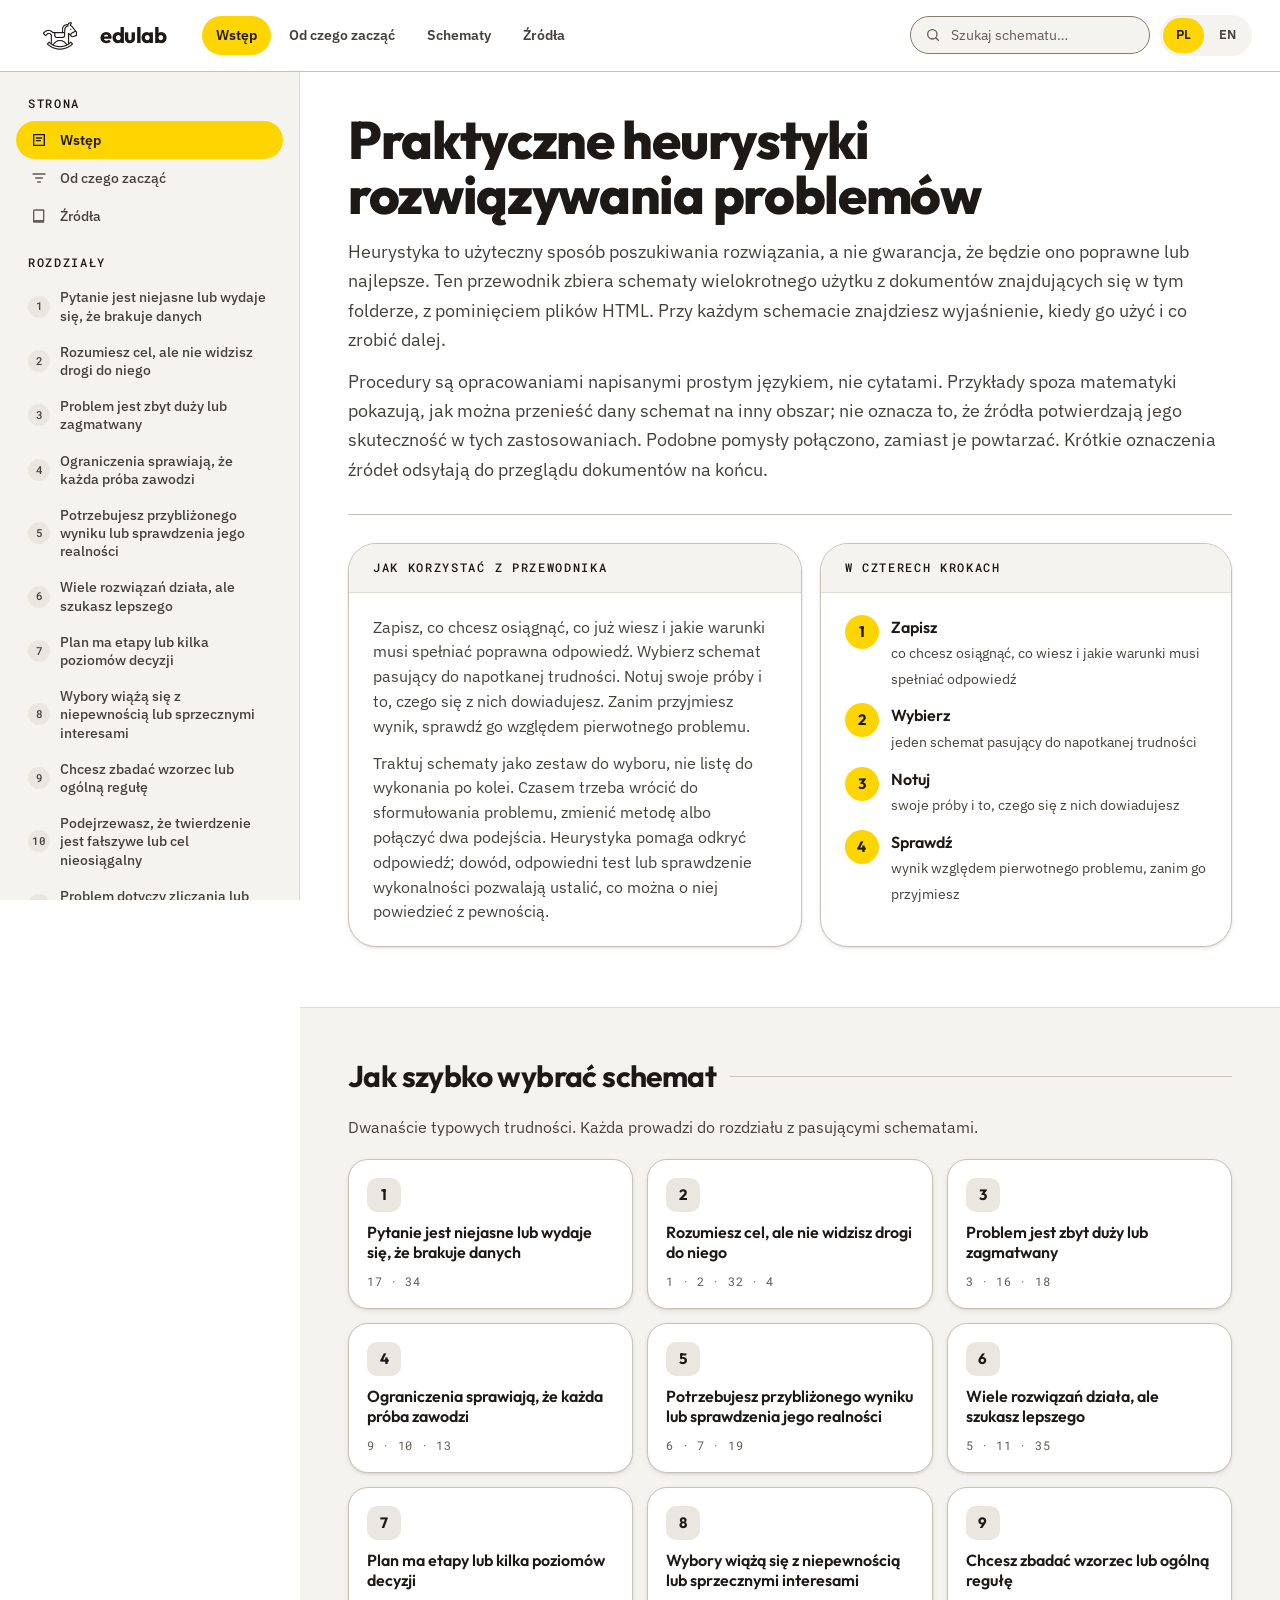
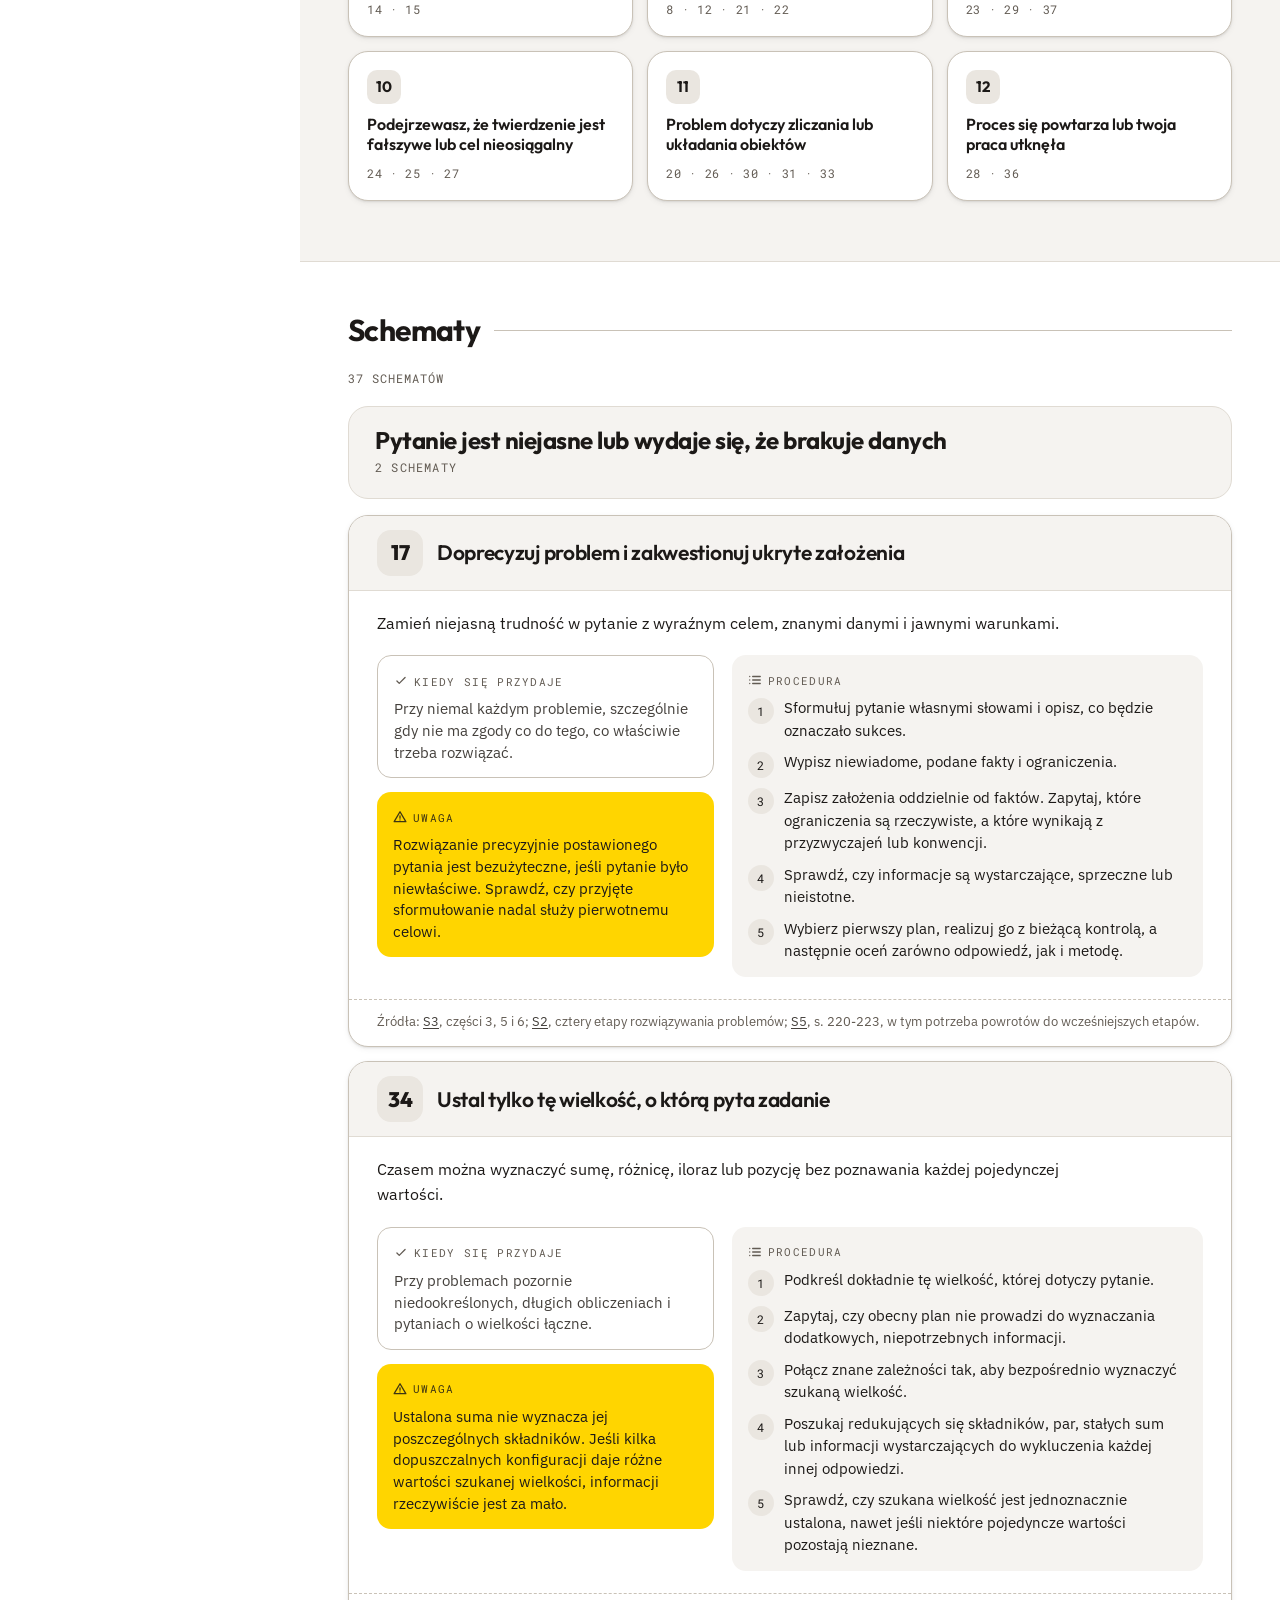
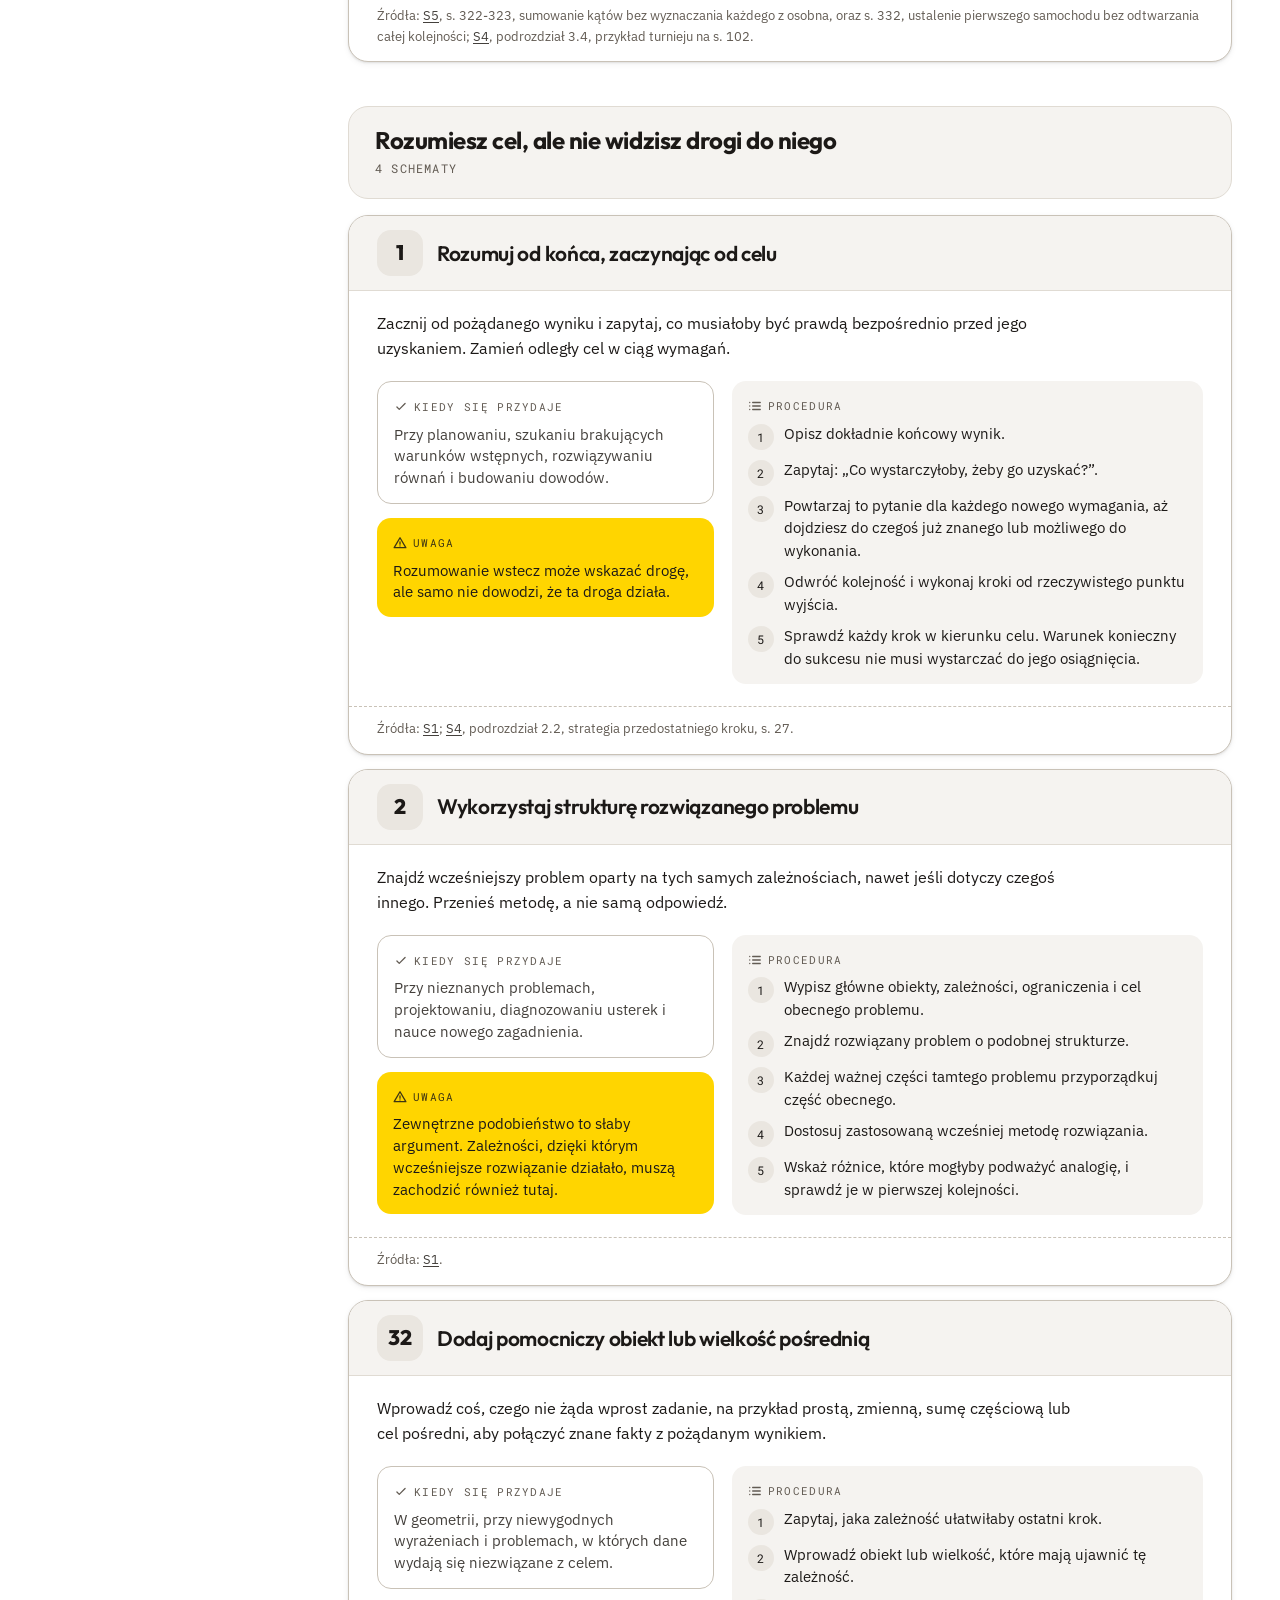
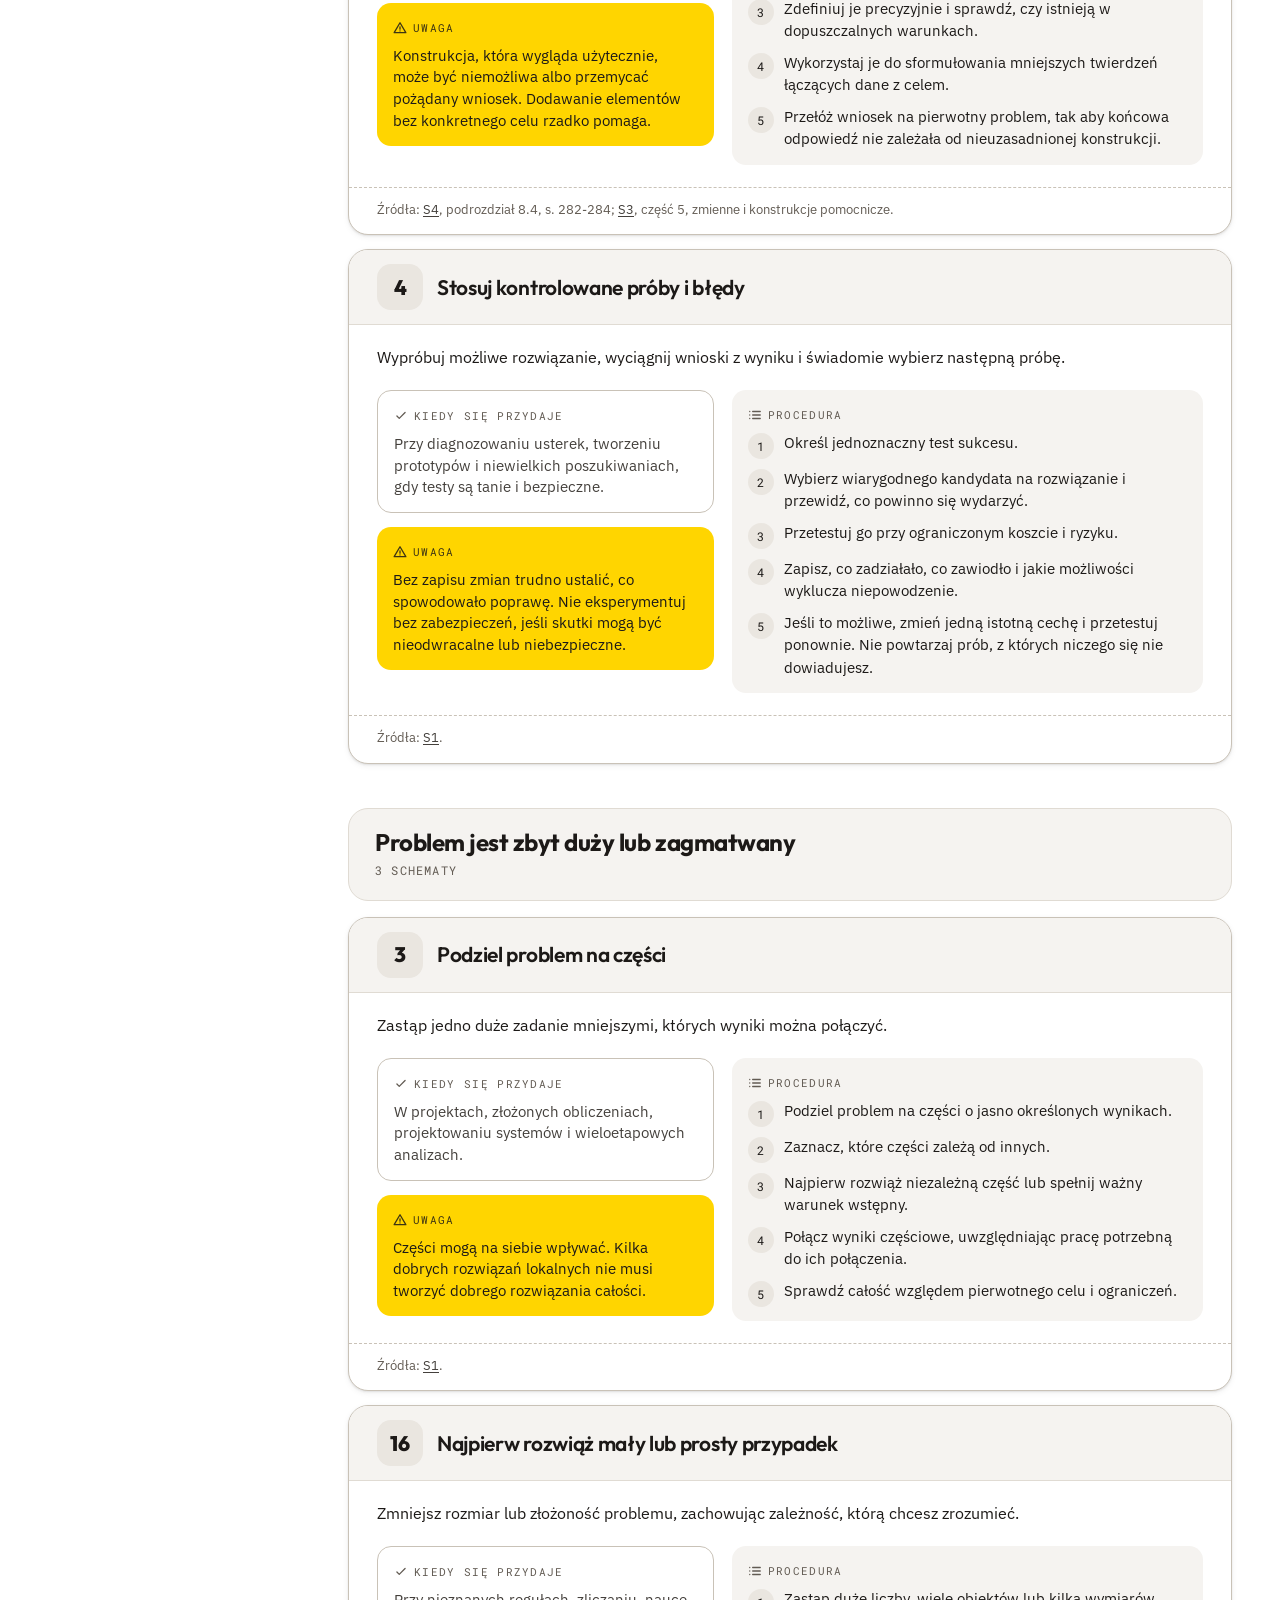
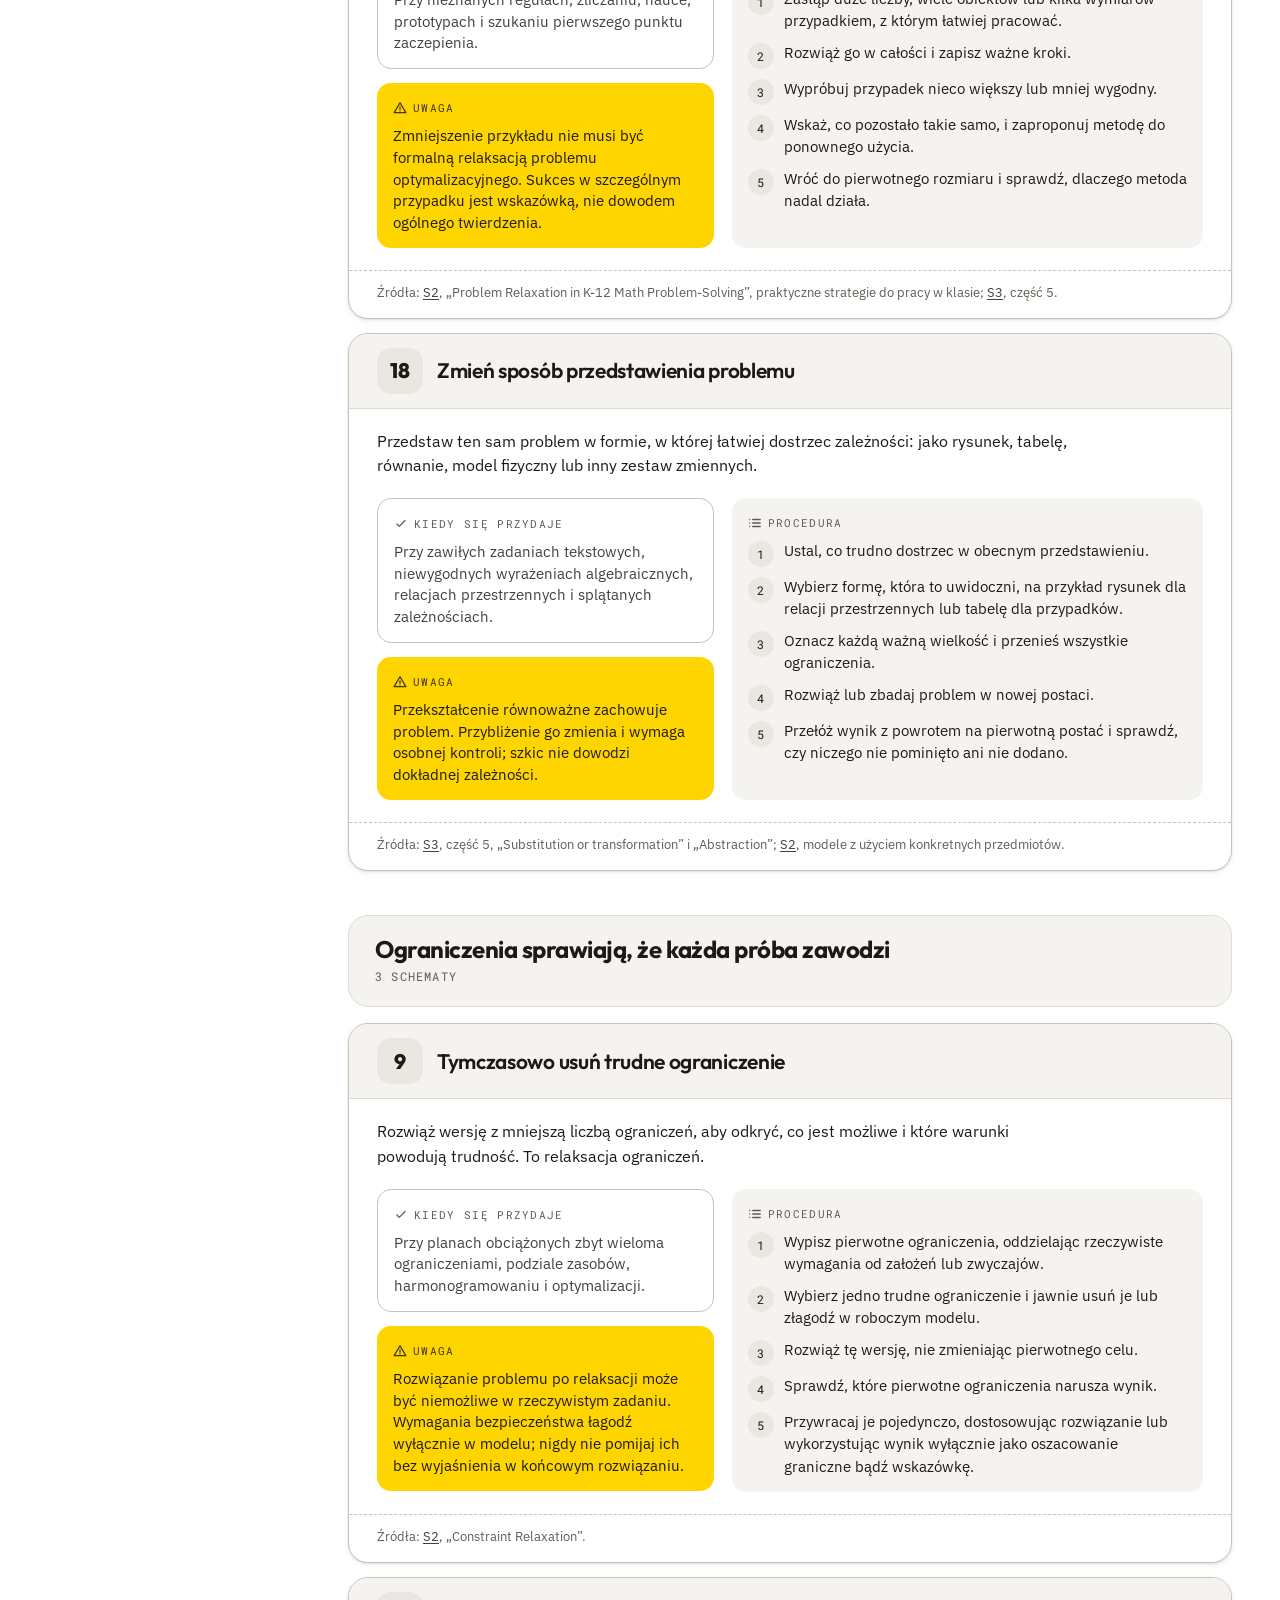
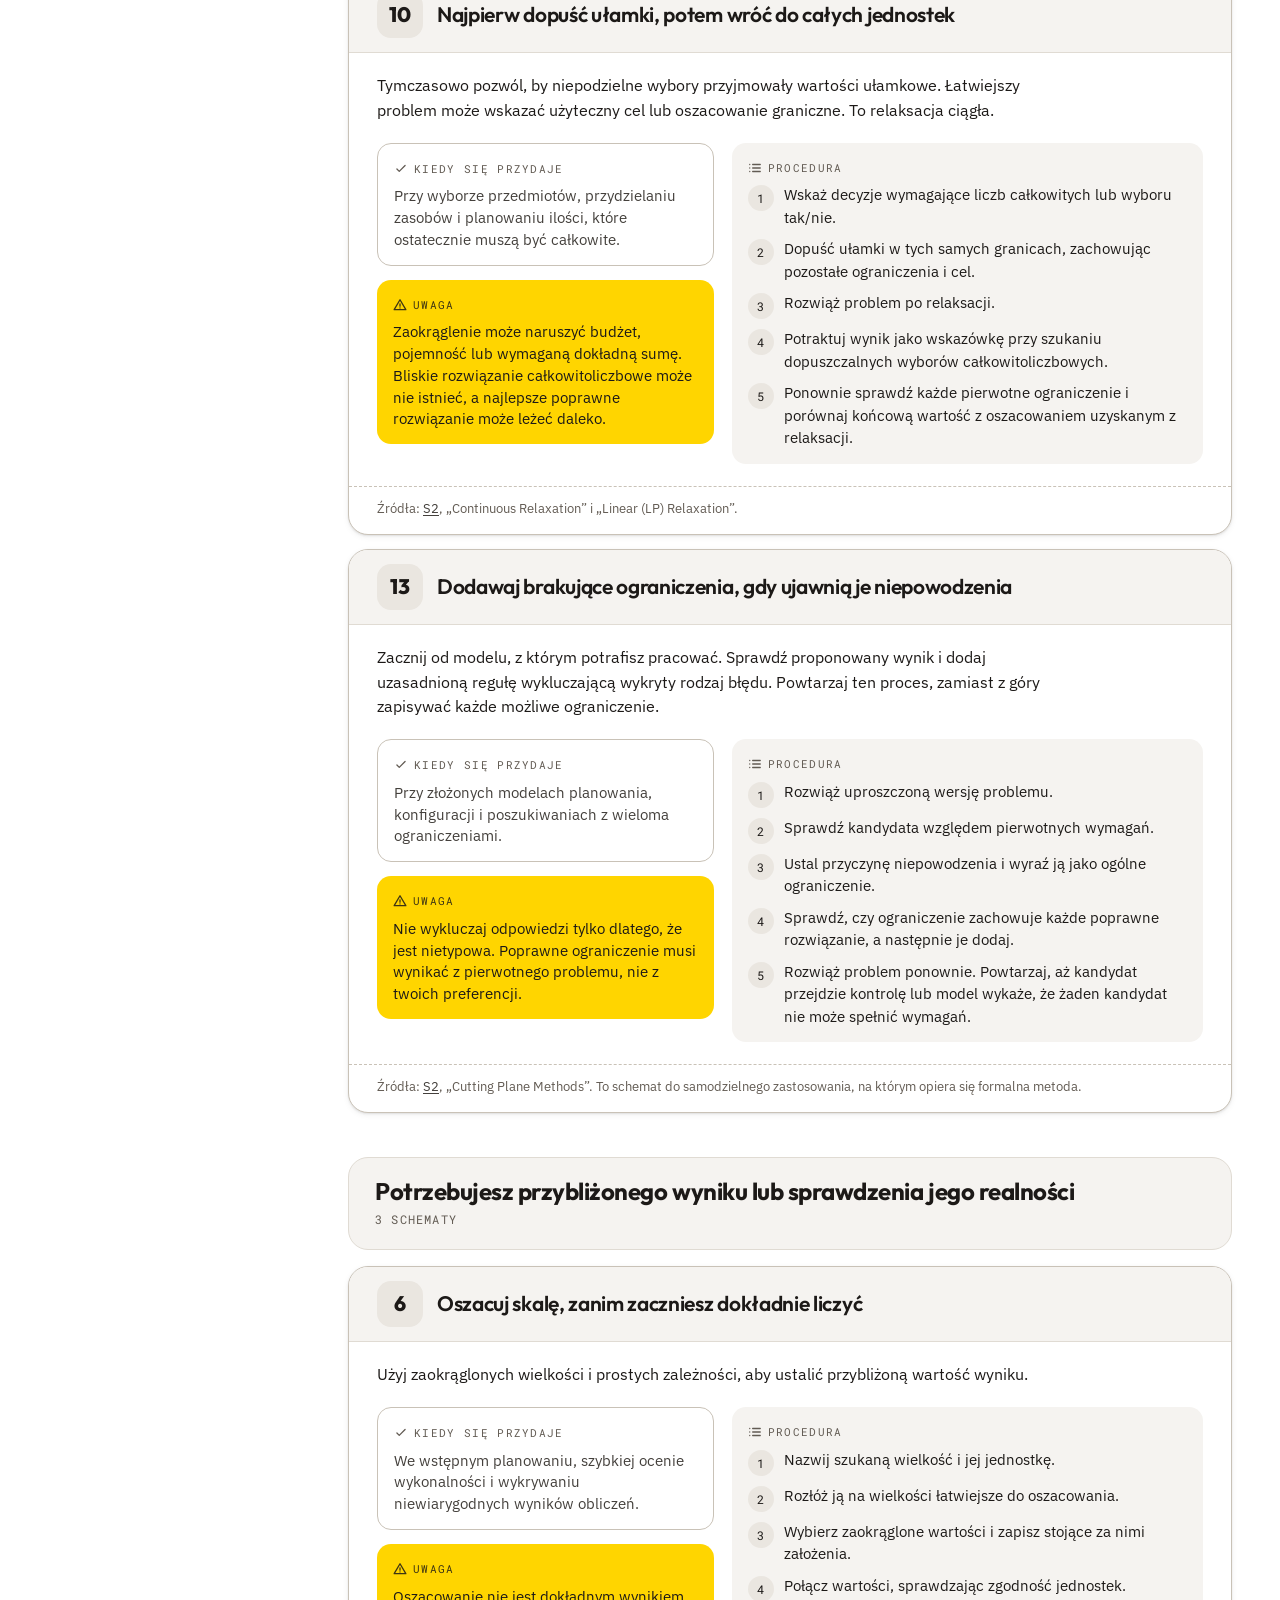
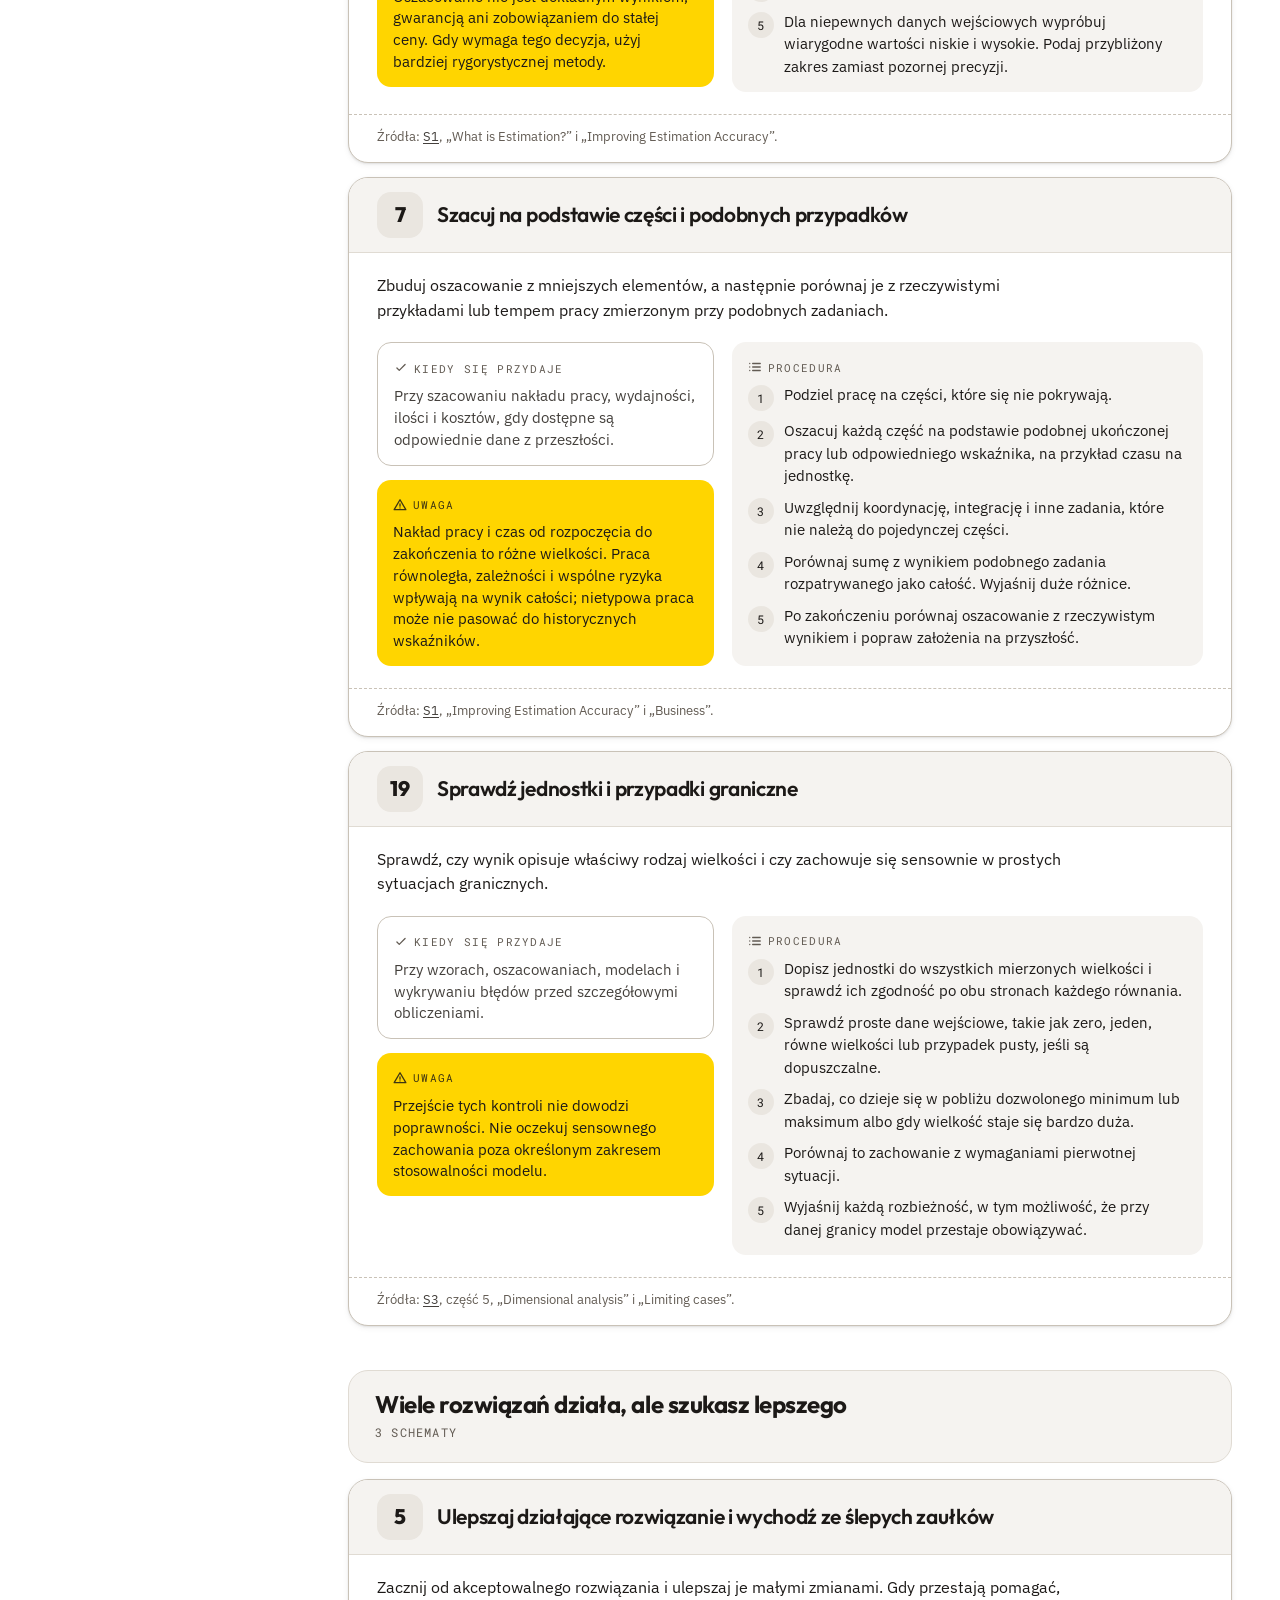
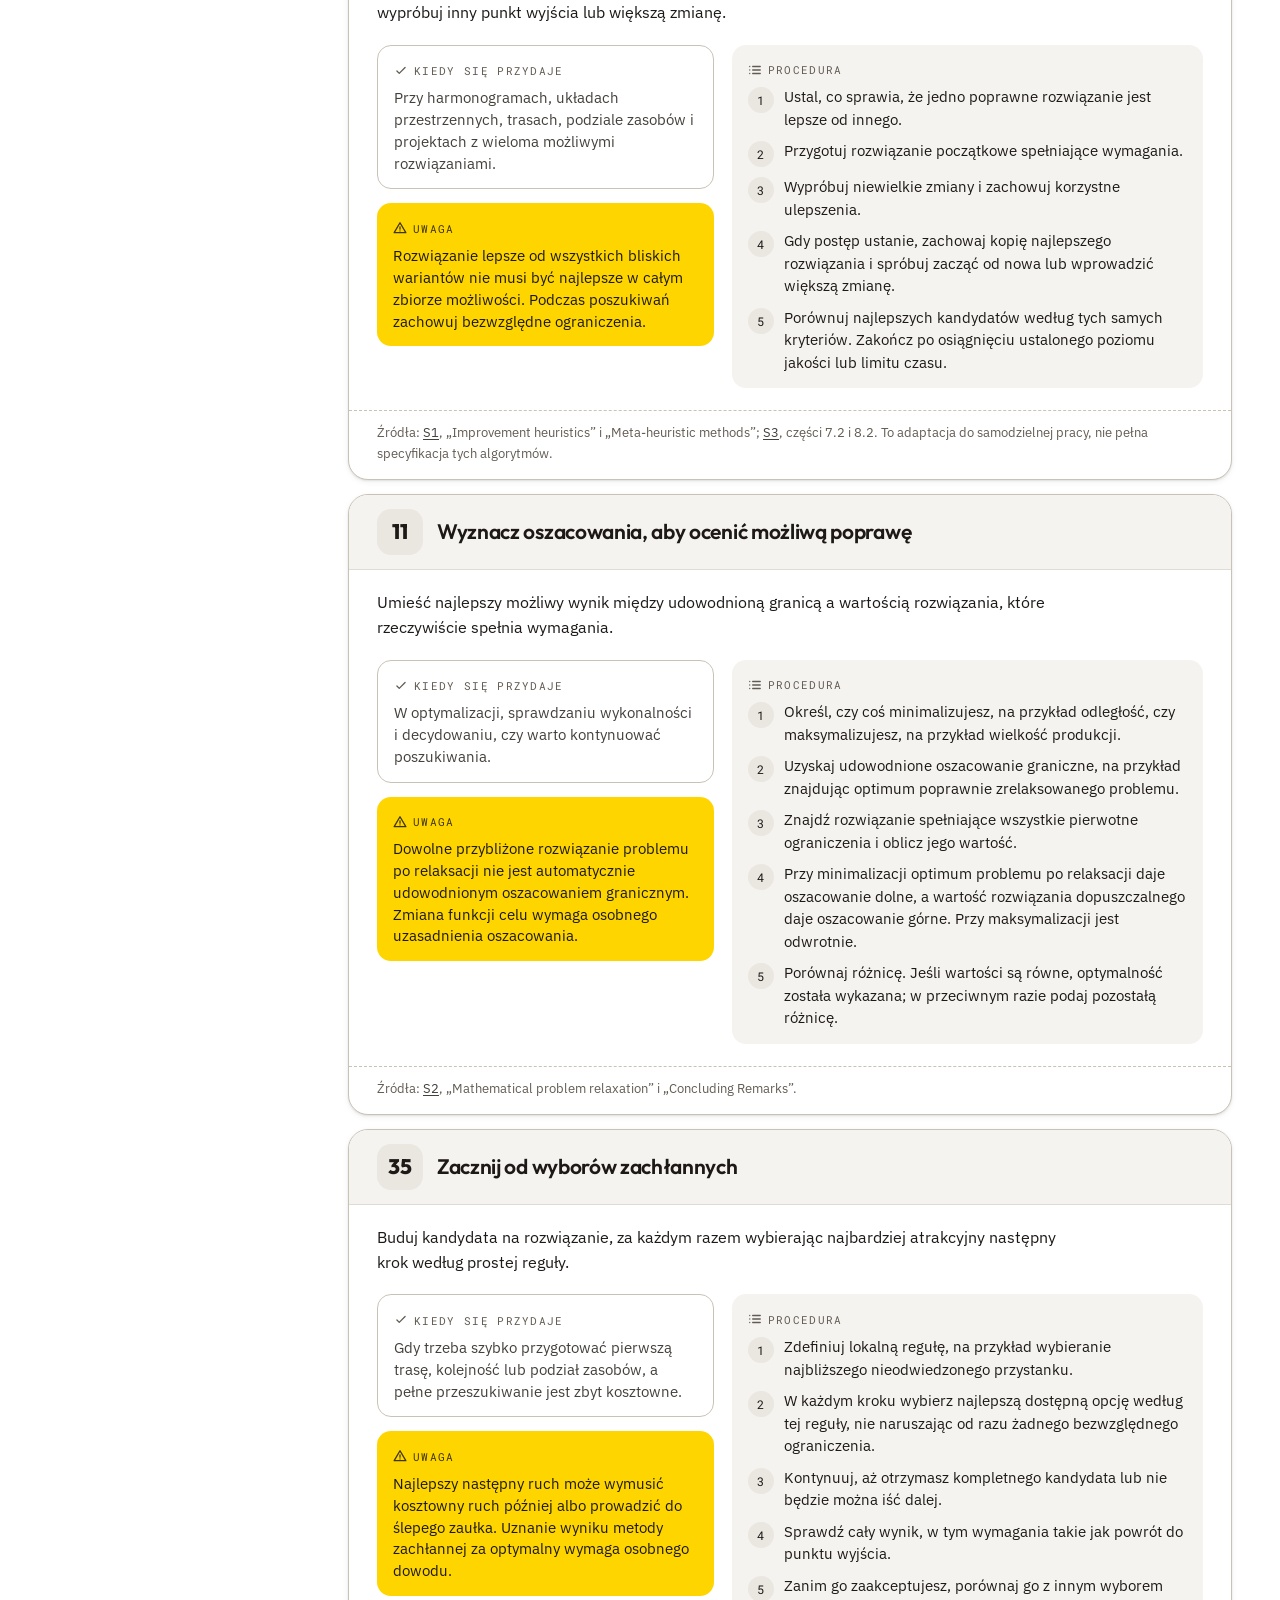
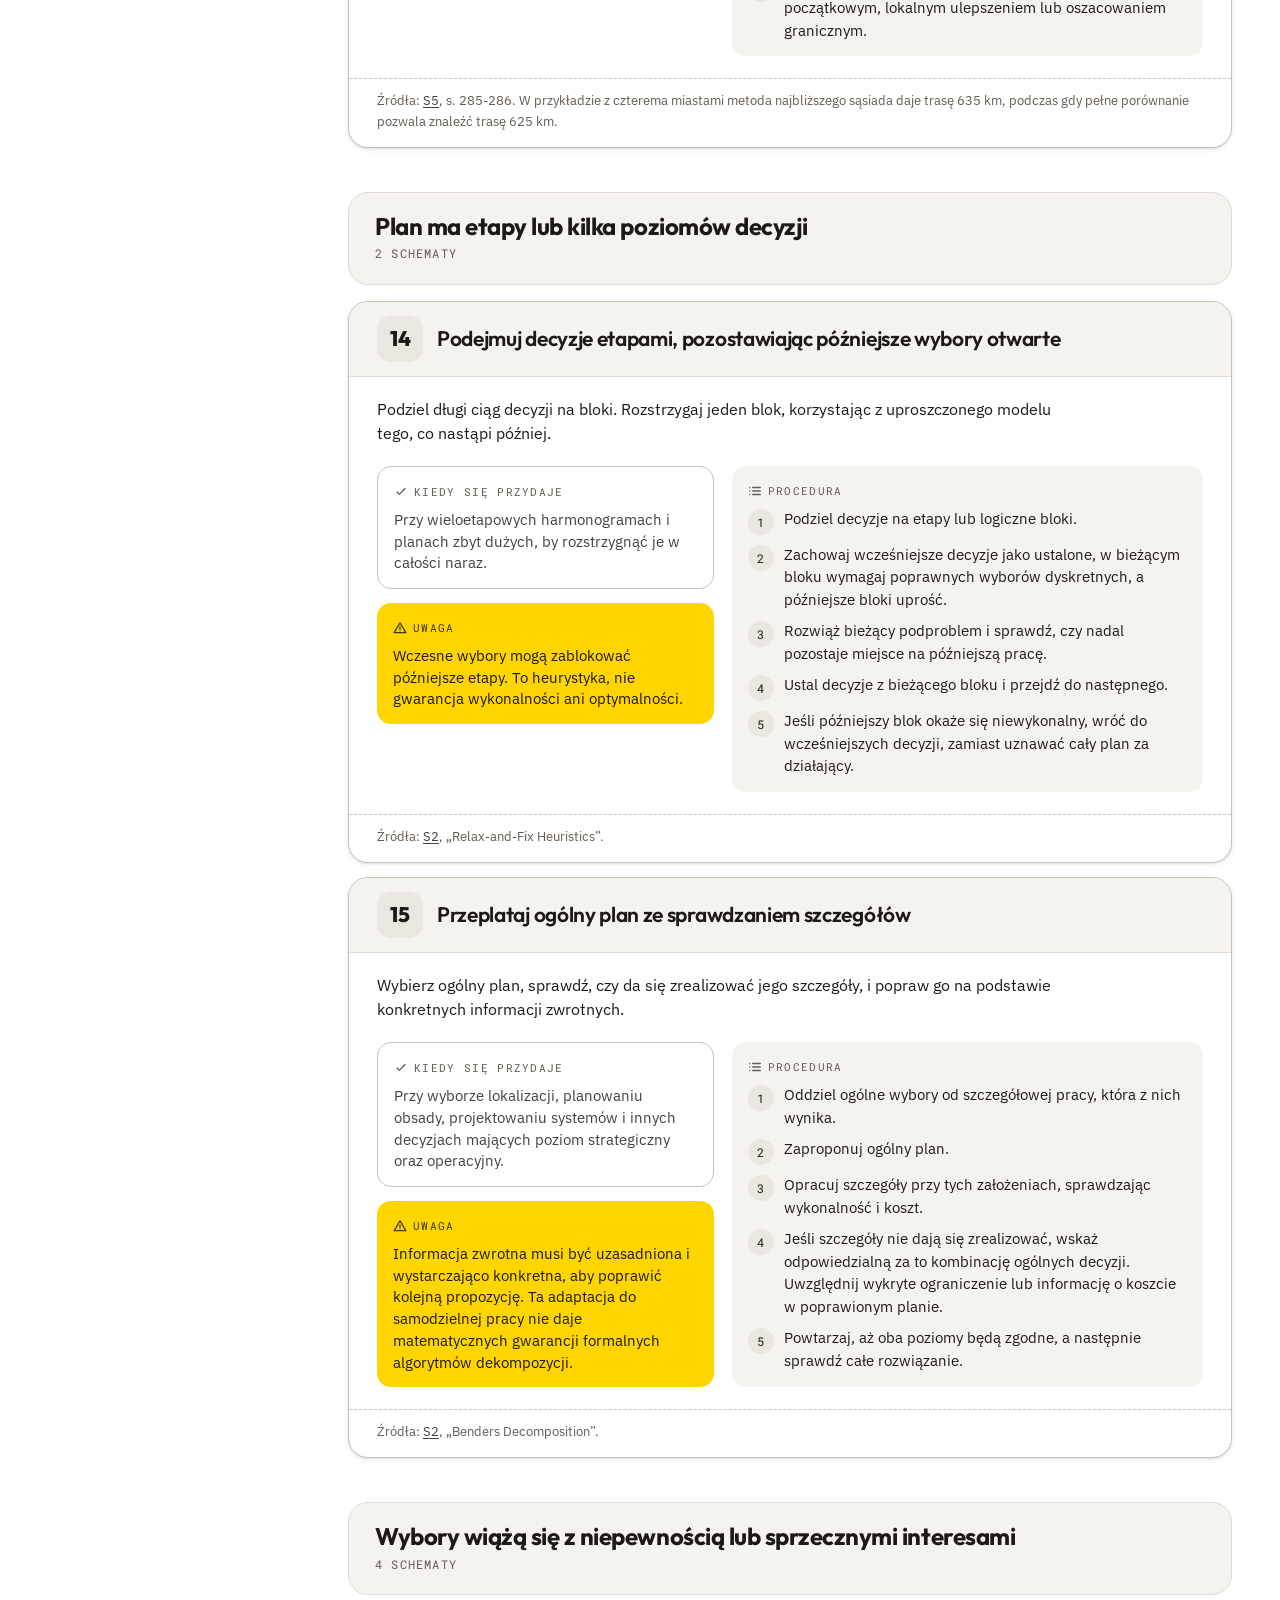
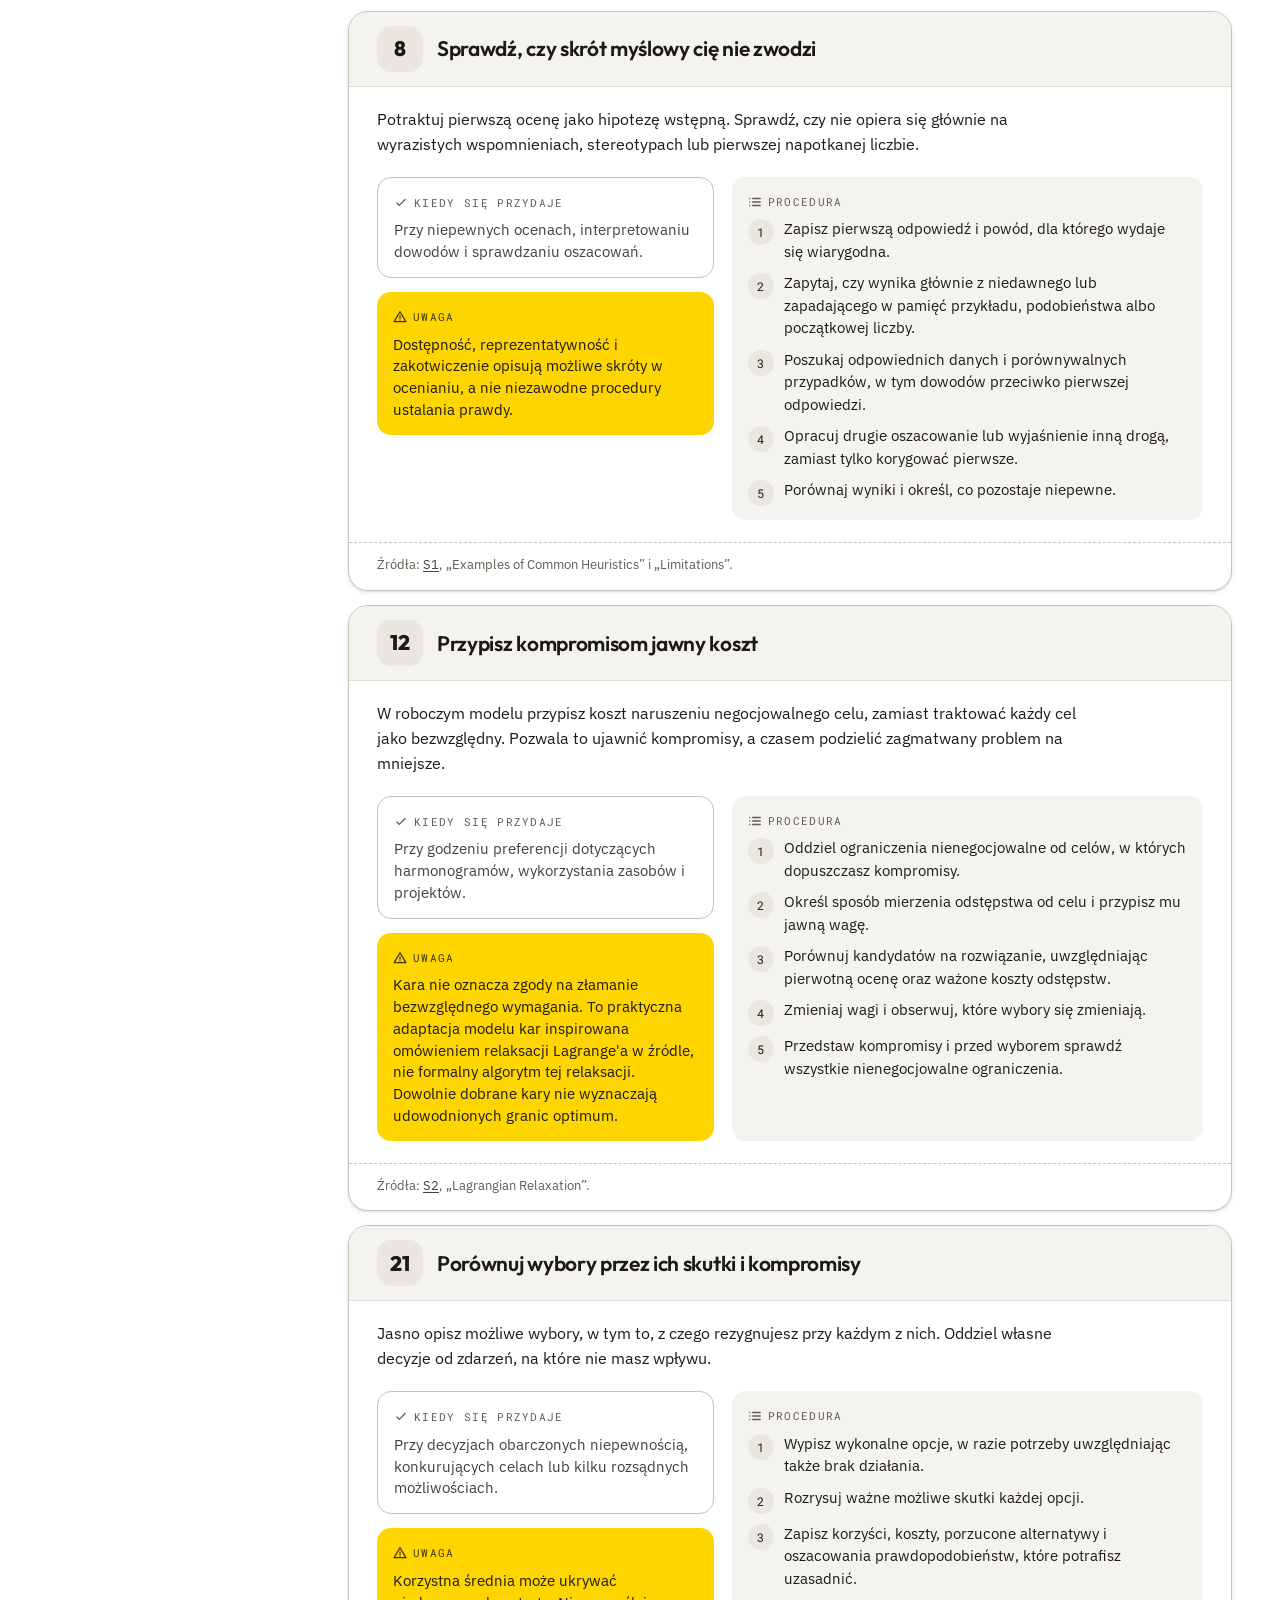
<file: heuristics.html>
<!DOCTYPE html>
<html lang="pl">
<head>
<meta charset="utf-8">
<meta name="viewport" content="width=device-width, initial-scale=1">
<title>Heurystyki rozwiązywania problemów – edulab</title>
<link rel="preconnect" href="https://fonts.googleapis.com">
<link rel="preconnect" href="https://fonts.gstatic.com" crossorigin>
<link rel="stylesheet" href="https://fonts.googleapis.com/css2?family=Outfit:wght@400;500;600;700;800&family=IBM+Plex+Sans:wght@400;500;600;700&family=Roboto+Mono:wght@400;500&display=swap">
<style>
/* ─── edulab tokens (subset of edustyl/tokens/colors_and_type.css) ─── */

:root {
  --font-display: 'Outfit', 'IBM Plex Sans', system-ui, sans-serif;
  --font-sans:    'IBM Plex Sans', system-ui, -apple-system, sans-serif;
  --font-mono:    'Roboto Mono', ui-monospace, 'SF Mono', Menlo, monospace;

  --paper:    #FFFFFF;
  --paper-2:  #F5F3F0;
  --paper-3:  #EAE6E0;
  --surface:  #FFFFFF;

  --ink:      #1C1917;
  --ink-2:    #44403C;
  --ink-3:    #625B53;
  --line:     #E0DBD3;
  --line-2:   #C9C2B7; --line-strong: #857C69; /* control borders >= 3:1 */ --track: color-mix(in srgb, var(--ink) 24%, transparent);

  --yellow:      #FFD500;  --yellow-600: #F0C800;  --yellow-ink: #1C1917;
  --blue:        #1E8FC2;  --blue-600:   #177AA8;  --blue-ink:   #FFFFFF;
  --green:       #00A651;  --green-600:  #078342;  --green-ink:  #FFFFFF;
  --red:         #E5322D;  --red-600:    #C92823;  --red-ink:    #FFFFFF;
  --play-berry:  #C6478B;
  --play-grape:  #7A5AC2;

  --on-primary: #1C1917;
  --focus-ring: 0 0 0 2px var(--paper), 0 0 0 5px var(--ink);
  --r-xs: 6px; --r-sm: 10px; --r-md: 14px; --r-lg: 20px; --r-xl: 28px; --r-pill: 999px;
  --shadow-sm: 0 1px 2px rgba(33,30,26,.10), 0 2px 6px rgba(33,30,26,.06);
  --shadow-md: 0 6px 18px rgba(33,30,26,.12), 0 1px 3px rgba(33,30,26,.08);
  --shadow-lg: 0 16px 40px rgba(33,30,26,.12), 0 3px 8px rgba(33,30,26,.06);
  --shadow-primary: 0 8px 22px color-mix(in srgb, var(--yellow) 30%, transparent);

    --c: var(--ink); --c-ink: var(--paper);   /* number badges */

  --header-h: 72px;
  --side-w: 300px;
}

/* ─── Base ─── */
*, *::before, *::after { box-sizing: border-box; }
html { scroll-behavior: smooth; scroll-padding-top: calc(var(--header-h) + 20px); }
body.edu { margin: 0; background: var(--paper); color: var(--ink); font-family: var(--font-sans); line-height: 1.6; }
.edu h1, .edu h2, .edu h3, .edu h4 { font-family: var(--font-display); color: var(--ink); margin: 0; }
.edu p { margin: 0; color: var(--ink-2); font-size: 16px; }
.edu p + p { margin-top: 12px; }
.edu a { color: var(--blue-600); text-decoration-thickness: 1px; text-underline-offset: 2px; }
.edu code { font-family: var(--font-mono); font-size: .92em; color: var(--ink); background: var(--paper-3); padding: .1em .35em; border-radius: var(--r-xs); }
.edu-block, .edu-block h1, .edu-block h2, .edu-block h3, .edu-block h4, .edu-block p, .edu-block li { color: inherit; }
.edu-overline, .edu p.edu-overline { font-family: var(--font-mono); font-weight: 500; font-size: 12px; letter-spacing: .14em; text-transform: uppercase; color: var(--ink); }
.edu-overline { margin: 0; }
:focus-visible { outline: 3px solid transparent; outline-offset: 2px; box-shadow: var(--focus-ring); border-radius: var(--r-xs); }
.sr-only { position: absolute; width: 1px; height: 1px; overflow: hidden; clip: rect(0 0 0 0); white-space: nowrap; }
button { font: inherit; }
[hidden] { display: none !important; }

/* ─── Top menu ─── */
.edu-header { position: sticky; top: 0; z-index: 50; height: var(--header-h); background: var(--paper); border-bottom: 1px solid var(--line-2); }
.edu-header-inner { height: 100%; padding: 0 28px; display: flex; align-items: center; gap: 14px; }
.edu-logo { width: 64px; height: 64px; display: block; margin-right: -6px; }
.edu-wordmark { font-family: var(--font-display); font-weight: 700; font-size: 22px; letter-spacing: -.02em; color: var(--ink); }
.topnav { display: flex; gap: 4px; margin-left: 22px; }
.edu .topnav a { font-family: var(--font-sans); font-weight: 600; font-size: 14px; color: var(--ink-2); text-decoration: none; padding: 8px 14px; border-radius: var(--r-pill); transition: background .15s, color .15s; }
.topnav a:hover { background: var(--paper-2); color: var(--ink); }
.topnav a[aria-current="true"] { background: var(--yellow); color: var(--yellow-ink); }
.tools { margin-left: auto; display: flex; gap: 10px; align-items: center; }
.search { display: flex; align-items: center; gap: 8px; background: var(--paper-2); border: 1px solid var(--line-strong); border-radius: var(--r-pill); padding: 8px 14px; width: 240px; }
.search:focus-within { outline: 3px solid transparent; outline-offset: 2px; }
.search svg { width: 16px; height: 16px; color: var(--ink-3); flex: none; }
.search input { border: 0; background: transparent; font-family: var(--font-sans); font-size: 14px; color: var(--ink); width: 100%; outline: none; }
.search input::placeholder { color: var(--ink-3); }
.edu-seg { display: inline-flex; gap: 2px; padding: 3px; background: var(--paper-2); border-radius: var(--r-pill); }
.edu-seg button { border: none; background: transparent; padding: 7px 13px; border-radius: var(--r-pill); font-family: var(--font-sans); font-weight: 600; font-size: 13px; color: var(--ink-2); cursor: pointer; transition: background .15s, color .15s; }
.edu-seg button[aria-pressed="true"] { background: var(--yellow); color: var(--yellow-ink); }
.menu-btn { display: none; width: 40px; height: 40px; border: 0; border-radius: var(--r-pill); background: var(--paper-2); color: var(--ink); cursor: pointer; place-items: center; }
.menu-btn svg { width: 20px; height: 20px; }

/* ─── Shell: side menu + content ─── */
.shell { display: grid; grid-template-columns: var(--side-w) 1fr; min-height: calc(100vh - var(--header-h)); }
.side { position: sticky; top: var(--header-h); height: calc(100vh - var(--header-h)); overflow-y: auto; background: var(--paper-2); border-right: 1px solid var(--line); padding: 22px 16px 40px; }
.side .edu-overline { color: var(--ink-3); padding: 0 12px; margin: 18px 0 8px; }
.side .edu-overline:first-child { margin-top: 0; }
.edu .side-link { display: flex; align-items: center; gap: 10px; padding: 8px 12px; border-radius: var(--r-pill); color: var(--ink-2); font-size: 14px; font-weight: 500; text-decoration: none; line-height: 1.3; transition: background .15s, color .15s; }
.side-link:hover { background: var(--paper-3); color: var(--ink); }
.side-link[aria-current="true"] { background: var(--yellow); color: var(--yellow-ink); font-weight: 600; }
.side-link .dot { flex: none; width: 22px; height: 22px; border-radius: var(--r-pill); background: var(--paper-3); color: var(--ink-2); font-family: var(--font-mono); font-size: 11px; display: grid; place-items: center; }
.side-link .ico { flex: none; width: 22px; height: 22px; display: grid; place-items: center; color: var(--ink-3); }
.side-link .ico svg { width: 16px; height: 16px; }
.side-link[aria-current="true"] .ico { color: var(--yellow-ink); }
.side-link[aria-current="true"] .dot { background: var(--ink); color: var(--paper); }
.side-group { margin: 2px 0; }
.side-sub { list-style: none; margin: 2px 0 6px; padding: 0 0 0 26px; display: none; }
.side-group[data-open="true"] .side-sub { display: block; }
.edu .side-sub a { display: grid; grid-template-columns: 24px 1fr; gap: 6px; align-items: baseline; padding: 5px 10px; border-radius: var(--r-sm); color: var(--ink-2); font-size: 13px; line-height: 1.35; text-decoration: none; }
.side-sub a:hover { background: var(--paper-3); color: var(--ink); }
.side-sub a[aria-current="true"] { color: var(--ink); font-weight: 600; }
.side-sub a i { font-style: normal; font-family: var(--font-mono); font-size: 11px; color: var(--ink-3); }
.scrim { display: none; }

.content { min-width: 0; padding: 0; }
/* Section bands inside the main column: alternating white / stone, hairline between */
.sec { margin: 0; padding: 52px 48px 60px; border-top: 1px solid var(--line); }
.sec:first-child { border-top: 0; padding-top: 40px; }
.sec:nth-child(even) { background: var(--paper-2); }
.sec:last-child { padding-bottom: 100px; }
.sec > .wrap { max-width: 1100px; }
.section-head { display: flex; align-items: center; gap: 14px; margin-bottom: 22px; }
.section-head h2 { font-weight: 700; font-size: 30px; letter-spacing: -.02em; line-height: 1.1; }
.section-head::after { content: ""; flex: 1; height: 1px; background: var(--line-2); }

/* ─── Intro ─── */
.page-head { padding-bottom: 30px; border-bottom: 1px solid var(--line-2); text-align: left; }
.hero h1 { font-weight: 800; font-size: clamp(2.3rem, 5vw, 3.3rem); letter-spacing: -.025em; line-height: 1.05; color: var(--ink); margin-bottom: 14px; }
.edu .hero .lead { font-size: 1.15rem; line-height: 1.6; color: var(--ink-2); }
.hero-grid { margin-top: 28px; display: grid; grid-template-columns: 1.1fr 1fr; gap: 18px; }
/* Card anatomy: --line-2 contour, stone head strip, white body, dashed foot */
.panel, .scheme, .source { background: var(--surface); border: 1px solid var(--line-2); border-radius: var(--r-xl); box-shadow: var(--shadow-sm); overflow: hidden; display: flex; flex-direction: column; }
.card-head { padding: 14px 24px; background: var(--paper-2); border-bottom: 1px solid var(--line); display: flex; align-items: center; gap: 14px; }
.card-head .edu-overline { margin: 0; }
.card-body { flex: 1; padding: 22px 24px; }
.card-foot { padding: 14px 24px; border-top: 1px dashed var(--line-2); }
.panel .card-body p { font-size: 16px; line-height: 1.55; }
.howto-steps { list-style: none; margin: 0; padding: 0; display: grid; gap: 12px; }
.howto-steps li { display: grid; grid-template-columns: 34px 1fr; gap: 12px; align-items: start; }
.howto-steps b { width: 34px; height: 34px; border-radius: var(--r-pill); background: var(--yellow); color: var(--yellow-ink); font-family: var(--font-display); font-weight: 700; font-size: 15px; display: grid; place-items: center; }
.howto-steps strong { display: block; font-family: var(--font-display); font-weight: 600; font-size: 16px; color: var(--ink); }
.howto-steps span { font-size: 14px; color: var(--ink-2); line-height: 1.45; }

/* ─── Chapter chooser ─── */
.chooser { display: grid; grid-template-columns: repeat(3, 1fr); gap: 14px; }
.edu .chooser a { display: flex; flex-direction: column; gap: 10px; background: var(--surface); border: 1px solid var(--line-2); border-radius: var(--r-lg); padding: 18px 18px 16px; text-decoration: none; color: var(--ink); box-shadow: var(--shadow-sm); transition: box-shadow .2s; }
.chooser a:hover { box-shadow: var(--shadow-md); }
.chooser .badge { width: 34px; height: 34px; border-radius: var(--r-sm); background: var(--paper-3); color: var(--ink); font-family: var(--font-display); font-weight: 700; font-size: 15px; display: grid; place-items: center; }
.chooser strong { font-family: var(--font-display); font-weight: 600; font-size: 16px; line-height: 1.3; color: var(--ink); }
.chooser small { font-family: var(--font-mono); font-size: 11.5px; letter-spacing: .06em; color: var(--ink-3); }

/* ─── Chapters ─── */
.status { display: flex; align-items: center; gap: 12px; margin-bottom: 18px; font-family: var(--font-mono); font-size: 12px; letter-spacing: .08em; text-transform: uppercase; color: var(--ink-3); }
.status button { font-family: var(--font-sans); font-weight: 600; font-size: 13px; letter-spacing: 0; text-transform: none; color: var(--ink); background: var(--surface); border: 1px solid var(--line-strong); border-radius: var(--r-pill); padding: 6px 12px; cursor: pointer; }
.chapter { margin-top: 44px; }
.chapter:first-child { margin-top: 0; }
.chapter-head { background: var(--paper-2); color: var(--ink); border: 1px solid var(--line); border-radius: var(--r-lg); padding: 20px 26px; margin-bottom: 16px; }
.chapter-head h2 { font-weight: 700; font-size: 24px; letter-spacing: -.02em; line-height: 1.15; color: inherit; }
.chapter-head small { display: block; font-family: var(--font-mono); font-size: 12px; letter-spacing: .1em; text-transform: uppercase; color: var(--ink-3); margin-top: 4px; }

.scheme { border-radius: var(--r-lg); margin-top: 14px; }
.scheme.flash { animation: flash 1.8s ease both; }
@keyframes flash { 0% { box-shadow: 0 0 0 4px var(--yellow); } 100% { box-shadow: var(--shadow-sm); } }
.scheme .card-head { padding: 14px 28px; }
.scheme .card-body { padding: 20px 28px 22px; }
.scheme .card-foot { padding: 12px 28px 14px; }
.scheme .num { width: 46px; height: 46px; border-radius: var(--r-md); background: var(--paper-3); color: var(--ink); font-family: var(--font-display); font-weight: 800; font-size: 21px; display: grid; place-items: center; }
.scheme h3 { font-weight: 600; font-size: 21px; letter-spacing: -.015em; line-height: 1.2; }
.scheme .desc { font-size: 16px; color: var(--ink); line-height: 1.55; max-width: 70ch; }
.s-grid { display: grid; grid-template-columns: minmax(0, 5fr) minmax(0, 7fr); gap: 18px; margin-top: 20px; }
.s-side { display: grid; gap: 14px; align-content: start; }
.box { border-radius: var(--r-md); padding: 14px 16px; }
.box-plain { background: var(--surface); border: 1px solid var(--line-2); }
.box-yellow { background: var(--yellow); color: var(--yellow-ink); }
.box-steps { background: var(--paper-2); }
.tag { display: inline-flex; align-items: center; gap: 6px; font-family: var(--font-mono); font-size: 11px; letter-spacing: .12em; text-transform: uppercase; margin-bottom: 8px; }
.tag svg { width: 14px; height: 14px; }
.box p { font-size: 14.5px; line-height: 1.5; }
.box-plain .tag, .box-steps .tag { color: var(--ink-3); }
.box-yellow .tag { color: inherit; opacity: .85; }
.steps { list-style: none; margin: 0; padding: 0; display: grid; gap: 9px; counter-reset: step; }
.steps li { display: grid; grid-template-columns: 26px 1fr; gap: 10px; align-items: start; font-size: 15px; line-height: 1.5; color: var(--ink); }
.steps li::before { counter-increment: step; content: counter(step); width: 26px; height: 26px; border-radius: var(--r-pill); background: var(--paper-3); color: var(--ink); font-family: var(--font-mono); font-size: 12px; display: grid; place-items: center; margin-top: 1px; }
.edu .src { font-size: 13px; color: var(--ink-3); }
.src a { color: var(--ink-2); }
.empty { padding: 48px 20px; text-align: center; color: var(--ink-3); border: 1px dashed var(--line-2); border-radius: var(--r-lg); }

/* ─── Sources ─── */
.source { border-radius: var(--r-lg); margin-top: 14px; }
.source .code { flex: none; width: 46px; height: 46px; border-radius: var(--r-md); background: var(--paper-3); color: var(--ink); font-family: var(--font-display); font-weight: 800; font-size: 18px; display: grid; place-items: center; }
.source h3 { font-size: 19px; font-weight: 600; }
.source dl { margin: 0; display: grid; gap: 9px; }
.source dt { font-family: var(--font-mono); font-size: 11px; letter-spacing: .12em; text-transform: uppercase; color: var(--ink-3); }
.source dd { margin: 2px 0 0; font-size: 14.5px; line-height: 1.55; color: var(--ink-2); }

footer { border-top: 1px solid var(--line); margin-top: 40px; }
footer div { padding: 18px 28px; display: flex; justify-content: space-between; gap: 12px; flex-wrap: wrap; font-family: var(--font-mono); font-size: 12px; letter-spacing: .06em; color: var(--ink-3); }

@media (max-width: 1100px) { .topnav { display: none; } }
@media (max-width: 900px) {
  .shell { grid-template-columns: 1fr; }
  .menu-btn { display: grid; }
  .side { position: fixed; left: 0; top: var(--header-h); width: min(88vw, 340px); z-index: 45; transform: translateX(-100%); transition: transform .25s ease; }
  body[data-menu="open"] .side { transform: none; box-shadow: var(--shadow-lg); }
  body[data-menu="open"] .scrim { display: block; position: fixed; inset: var(--header-h) 0 0 0; background: rgba(28,25,23,.35); z-index: 40; }
  .sec { padding: 36px 20px 44px; }
  .sec:first-child { padding-top: 28px; }
  .sec:last-child { padding-bottom: 80px; }
  .hero-grid, .chooser, .s-grid { grid-template-columns: 1fr; }
  .search { width: 160px; }
}
@media (max-width: 768px) {
  .search { display: none; }
  .scheme .card-head, .scheme .card-body, .scheme .card-foot, .card-head, .card-body, .card-foot { padding-left: 18px; padding-right: 18px; }
  .chapter-head { padding: 18px 20px; }
}
@media print { .edu-header, .side, footer, .status { display: none; } .shell { display: block; } .scheme, .source { break-inside: avoid; } }
</style>
</head>
<body class="edu" data-menu="closed">

<header class="edu-header"><div class="edu-header-inner">
  <button class="menu-btn" id="menuBtn" aria-label="Menu" aria-expanded="false"><svg viewBox="0 0 24 24" fill="none" stroke="currentColor" stroke-width="2" stroke-linecap="round"><path d="M4 7h16M4 12h16M4 17h16"/></svg></button>
  <img class="edu-logo" alt="edulab" src="[data-uri]">
  <span class="edu-wordmark">edulab</span>
  <nav class="topnav" id="topnav" aria-label="Sections">
    <a href="#intro" data-sec="intro" data-t="navIntro"></a>
    <a href="#chooser" data-sec="chooser" data-t="navChooser"></a>
    <a href="#schemes" data-sec="schemes" data-t="navSchemes"></a>
    <a href="#sources" data-sec="sources" data-t="navSources"></a>
  </nav>
  <div class="tools">
    <label class="search">
      <svg viewBox="0 0 24 24" fill="none" stroke="currentColor" stroke-width="2" stroke-linecap="round" aria-hidden="true"><circle cx="11" cy="11" r="7"/><path d="m20 20-3.5-3.5"/></svg>
      <span class="sr-only" data-t="searchLabel"></span>
      <input id="search" type="search" autocomplete="off">
    </label>
    <div class="edu-seg" id="langSeg" role="group" aria-label="Language">
      <button aria-pressed="true" data-lang="pl">PL</button>
      <button aria-pressed="false" data-lang="en">EN</button>
    </div>
  </div>
</div></header>

<div class="shell">
  <nav class="side" id="side" aria-label="Side menu"></nav>
  <div class="scrim" id="scrim"></div>

  <main class="content">
    <section id="intro" class="hero sec"><div class="wrap">
      <header class="page-head">
        <h1 id="title"></h1>
        <div id="intro-text"></div>
      </header>
      <div class="hero-grid">
        <div class="panel panel-blue">
          <div class="card-head"><p class="edu-overline" id="howH"></p></div>
          <div class="card-body" id="howBody"></div>
        </div>
        <div class="panel panel-sand">
          <div class="card-head"><p class="edu-overline" data-t="stepsH"></p></div>
          <div class="card-body"><ol class="howto-steps" id="howSteps"></ol></div>
        </div>
      </div>
    </div></section>

    <section id="chooser" class="block sec"><div class="wrap">
      <div class="section-head"><h2 id="chooserH"></h2></div>
      <p data-t="chooserP" style="margin-bottom:18px"></p>
      <div class="chooser" id="chooserGrid"></div>
    </div></section>

    <section id="schemes" class="block sec"><div class="wrap">
      <div class="section-head"><h2 id="schemesH"></h2></div>
      <div class="status"><span id="status" aria-live="polite"></span><button id="clearBtn" hidden></button></div>
      <div id="chapters"></div>
      <div class="empty" id="empty" hidden></div>
    </div></section>

    <section id="sources" class="block sec"><div class="wrap">
      <div class="section-head"><h2 id="sourcesH"></h2></div>
      <p id="sourcesIntro" style="max-width:80ch"></p>
      <div id="sourceList"></div>
    </div></section>
  </main>
</div>

<footer><div>
  <span data-t="footL"></span>
  <span data-t="footR"></span>
</div></footer>

<script>
// ─── Constants ───
const DATA = {"en":{"lang":"en","intro":["A heuristic is a useful way to look for a solution, not a guarantee that the solution is correct or best. This guide collects reusable schemes from the non-HTML documents in this folder. Each scheme explains when to use it and what to do next.","The procedures are plain-language adaptations, not quotations. Examples outside mathematics illustrate how a scheme might transfer; they are not claims that the sources tested it in those settings. Similar ideas are combined rather than repeated. Short source codes point to the document review at the end."],"how":["Write down what you are trying to achieve, what you know, and which conditions a valid answer must satisfy. Choose one scheme that matches your obstacle. Record what you try and what it teaches you. Check the result against the original problem before accepting it.","Use the schemes as a menu, not a checklist to complete in order. You may need to return to the framing, switch methods, or combine two approaches. A heuristic helps you discover an answer; a proof, an appropriate test, or a feasibility check establishes what you can claim about it."],"chooser":[{"obstacle":"The question is vague or seems to lack information","starts":[{"n":17,"label":"Clarify the problem"},{"n":34,"label":"Find only what is asked"}]},{"obstacle":"You understand the goal but cannot see a route","starts":[{"n":1,"label":"Work backward"},{"n":2,"label":"Analogy"},{"n":32,"label":"Add an intermediate object"},{"n":4,"label":"Use controlled trial and error"}]},{"obstacle":"The problem is too large or tangled","starts":[{"n":3,"label":"Break into parts"},{"n":16,"label":"Try a small instance"},{"n":18,"label":"Change representation"}]},{"obstacle":"Constraints make every attempt fail","starts":[{"n":9,"label":"Relax a constraint"},{"n":10,"label":"Allow fractions"},{"n":13,"label":"Add justified restrictions"}]},{"obstacle":"You need a rough answer or a reality check","starts":[{"n":6,"label":"Estimate the scale"},{"n":7,"label":"Use comparable cases"},{"n":19,"label":"Check units and limits"}]},{"obstacle":"Many answers work, but you want a better one","starts":[{"n":5,"label":"Improve and restart"},{"n":11,"label":"Use bounds"},{"n":35,"label":"Try a greedy first pass"}]},{"obstacle":"The plan has stages or several decision levels","starts":[{"n":14,"label":"Commit in stages"},{"n":15,"label":"Check the details against the big plan"}]},{"obstacle":"Options involve uncertainty or conflicting interests","starts":[{"n":8,"label":"Check biases"},{"n":12,"label":"Price trade-offs"},{"n":21,"label":"Compare outcomes"},{"n":22,"label":"Map interactions"}]},{"obstacle":"You need to explore a pattern or general rule","starts":[{"n":23,"label":"Experiment and explain"},{"n":29,"label":"Recurrence or induction"},{"n":37,"label":"Generalize"}]},{"obstacle":"You suspect a claim or target is impossible","starts":[{"n":24,"label":"Test the opposite"},{"n":25,"label":"Use an extreme element"},{"n":27,"label":"Find an invariant"}]},{"obstacle":"The problem involves counting or arrangements","starts":[{"n":20,"label":"Symmetry"},{"n":26,"label":"Pigeonholes"},{"n":30,"label":"Complement"},{"n":31,"label":"Count twice"},{"n":33,"label":"Systematic cases"}]},{"obstacle":"A process repeats, or your own work has stalled","starts":[{"n":28,"label":"Track one-way change"},{"n":36,"label":"Review progress and revise the plan"}]}],"schemes":[{"n":1,"title":"Work backward from the goal","steps":["Describe the finished result precisely.","Ask, \"What would be enough to make this happen?\"","Repeat that question for each new requirement until you reach something already known or achievable.","Reverse the chain and carry out the steps from the actual starting point.","Check every forward step. A condition that is necessary for success may not be enough to produce it."],"desc":"Start with the result you want and ask what would have to be true immediately before it. Turn a distant goal into a chain of requirements.","useful":"Planning, finding missing prerequisites, solving equations, and constructing proofs.","watch":"Backward reasoning can suggest a route without proving that the route works.","sources":"<a href=\"#s1\">S1<\/a>; <a href=\"#s4\">S4<\/a>, section 2.2, the penultimate-step strategy, p. 27.","src":"s1"},{"n":2,"title":"Reuse the structure of a solved problem","steps":["List the main objects, relationships, constraints, and goal in the current problem.","Find a solved problem with a similar structure.","Map each important part of that problem to a part of this one.","Adapt its solution method.","Identify differences that could break the analogy and test them first."],"desc":"Find an earlier problem with the same underlying relationships, even if its subject looks different. Transfer the method, not just the answer.","useful":"Unfamiliar problems, design, troubleshooting, and learning a new subject.","watch":"Similar appearance is weak evidence. The relationships that made the earlier solution work must also apply here.","sources":"<a href=\"#s1\">S1<\/a>.","src":"s1"},{"n":3,"title":"Break the problem into parts","steps":["Separate the problem into parts with clear outputs.","Mark which parts depend on other parts.","Solve an independent part or an important prerequisite first.","Combine the partial results, including the work needed to connect them.","Test the whole result against the original goal and constraints."],"desc":"Replace one large task with smaller tasks whose results can be combined.","useful":"Projects, complex calculations, system design, and multi-stage investigations.","watch":"The parts may interact. Several good local solutions do not automatically make a good overall solution.","sources":"<a href=\"#s1\">S1<\/a>.","src":"s1"},{"n":4,"title":"Use controlled trial and error","steps":["Define a clear test for success.","Choose a plausible candidate and predict what should happen.","Test it with limited cost and risk.","Record what worked, what failed, and what the failure rules out.","Change one relevant feature when possible, then test again. Stop repeating attempts that teach you nothing."],"desc":"Try a candidate, learn from the result, and choose the next attempt deliberately.","useful":"Troubleshooting, prototypes, and small searches where tests are cheap and safe.","watch":"Unrecorded changes make it hard to know what caused an improvement. Do not experiment on an irreversible or dangerous system without safeguards.","sources":"<a href=\"#s1\">S1<\/a>.","src":"s1"},{"n":5,"title":"Improve a workable solution and escape dead ends","steps":["Define what makes one valid solution better than another.","Build a feasible starting solution.","Try nearby changes and keep useful improvements.","When progress stops, keep a copy of the best solution and try a restart or a larger change.","Compare the best candidates using the same criteria and stop at a stated time or quality limit."],"desc":"Start with an acceptable solution and improve it through small changes. If small changes stop helping, explore a different starting point or a larger change.","useful":"Schedules, layouts, routes, resource allocation, and designs with many possible answers.","watch":"Being better than all nearby alternatives does not mean being best overall. Preserve hard constraints while searching.","sources":"<a href=\"#s1\">S1<\/a>, \"Improvement heuristics\" and \"Meta-heuristic methods\"; <a href=\"#s3\">S3<\/a>, sections 7.2 and 8.2. This is a manual adaptation, not a full specification of those algorithms.","src":"s1"},{"n":6,"title":"Estimate the scale before calculating precisely","steps":["State the quantity and its unit.","Break it into quantities that are easier to estimate.","Choose rounded values and write down the assumptions behind them.","Combine the values, checking that the units make sense.","Change uncertain inputs to plausible low and high values. Report an approximate range rather than invented precision."],"desc":"Use rounded quantities and simple relationships to find the approximate size of an answer.","useful":"Early planning, quick feasibility checks, and catching implausible calculations.","watch":"An estimate is not an exact result, a guarantee, or a fixed-price commitment. Use a more rigorous method when the decision requires one.","sources":"<a href=\"#s1\">S1<\/a>, \"What is Estimation?\" and \"Improving Estimation Accuracy.\"","src":"s1"},{"n":7,"title":"Estimate from parts and comparable cases","steps":["Divide the work into non-overlapping pieces.","Estimate each piece using comparable completed work or a relevant rate, such as time per unit.","Include coordination, integration, and other work that does not belong to a single piece.","Compare the total with the result for a similar whole task. Investigate large differences.","After completion, compare estimate with outcome and update the assumptions for next time."],"desc":"Build an estimate from smaller pieces, then cross-check it against real examples or a rate measured in similar work.","useful":"Effort, capacity, quantity, and cost estimates where relevant past data exist.","watch":"Effort and elapsed time are different. Parallel work, dependencies, and shared risks affect the total; unfamiliar work may not fit historical rates.","sources":"<a href=\"#s1\">S1<\/a>, \"Improving Estimation Accuracy\" and \"Business.\"","src":"s1"},{"n":8,"title":"Check whether a mental shortcut is misleading you","steps":["Write down your first answer and why it feels plausible.","Ask whether it mainly comes from a recent or memorable example, a resemblance, or an initial number.","Seek relevant data and comparable cases, including evidence against your first answer.","Make a second estimate or explanation by a different route, without simply adjusting the first.","Compare the results and state what remains uncertain."],"desc":"Treat an immediate judgment as a starting hypothesis. Check whether vivid memories, stereotypes, or the first number you saw are driving it.","useful":"Uncertain judgments, interpreting evidence, and reviewing estimates.","watch":"Availability, representativeness, and anchoring describe possible judgment shortcuts, not reliable procedures for establishing truth.","sources":"<a href=\"#s1\">S1<\/a>, \"Examples of Common Heuristics\" and \"Limitations.\"","src":"s1"},{"n":9,"title":"Temporarily remove a difficult constraint","steps":["List the original constraints, separating actual requirements from assumptions or conventions.","Choose one difficult constraint and explicitly remove or weaken it in a working model.","Solve that version while keeping the original goal unchanged.","Inspect which original constraints the result violates.","Restore them one at a time, adapting the solution or using the result only as a bound or clue."],"desc":"Solve a less restricted version to discover what is possible and which conditions cause the difficulty. This is constraint relaxation.","useful":"Overconstrained plans, allocation, scheduling, and optimization.","watch":"A relaxed solution may be impossible in the real problem. Relax safety requirements only in a model, never by silently dropping them from the delivered result.","sources":"<a href=\"#s2\">S2<\/a>, \"Constraint Relaxation.\"","src":"s2"},{"n":10,"title":"Allow fractions first, then restore whole choices","steps":["Identify the whole-number or yes/no decisions.","Allow fractions within the same limits, preserving the other constraints and the objective.","Solve the relaxed version.","Search for feasible whole-number choices using the result as guidance.","Recheck every original constraint and compare the final value with the relaxed bound."],"desc":"Temporarily let indivisible choices take fractional values. The easier problem may reveal a useful target or bound. This is continuous relaxation.","useful":"Selecting items, assigning resources, and planning quantities that must eventually be whole numbers.","watch":"Rounding can violate a budget, capacity, or exact total. A nearby integer solution may not exist, and the best valid solution may be far away.","sources":"<a href=\"#s2\">S2<\/a>, \"Continuous Relaxation\" and \"Linear (LP) Relaxation.\"","src":"s2"},{"n":11,"title":"Use bounds to judge how much improvement is possible","steps":["State whether you are minimizing something, such as distance, or maximizing it, such as output.","Obtain a proven bound, for example by solving a valid constraint relaxation to optimality.","Find a solution satisfying all original constraints and measure its value.","For minimization, the relaxed optimum is a lower bound and the feasible value is an upper bound. For maximization, reverse those roles.","Compare the gap. If both values agree, you have established optimality; otherwise report the remaining gap honestly."],"desc":"Put the best possible answer between a proven limit and the value of a solution that actually works.","useful":"Optimization, feasibility checks, and deciding whether further search is worthwhile.","watch":"An arbitrary approximate solution to the relaxed problem is not automatically a certified bound. Changing the objective requires a separate justification of the bound.","sources":"<a href=\"#s2\">S2<\/a>, \"Mathematical problem relaxation\" and \"Concluding Remarks.\"","src":"s2"},{"n":12,"title":"Put an explicit cost on a trade-off","steps":["Separate non-negotiable constraints from targets you are allowed to trade off.","Define how to measure a target violation and assign it an explicit weight.","Compare candidate solutions using the original score plus the weighted violation costs.","Change the weights and see which choices change.","Present the trade-offs and check all non-negotiable constraints before choosing."],"desc":"In a working model, attach a cost to violating a negotiable target instead of treating every target as absolute. This exposes trade-offs and may separate a tangled problem into smaller ones.","useful":"Balancing preferences in schedules, resource use, and designs.","watch":"A penalty is not permission to break a hard requirement. This is a practical penalty-model adaptation of the source's Lagrangian discussion, not a formal Lagrangian algorithm; arbitrary penalty scores do not certify optimization bounds.","sources":"<a href=\"#s2\">S2<\/a>, \"Lagrangian Relaxation.\"","src":"s2"},{"n":13,"title":"Add missing restrictions as failures reveal them","steps":["Solve a simplified version of the problem.","Test the candidate against the original requirements.","Identify why it fails and express that failure as a general restriction.","Check that the restriction preserves every valid solution, then add it.","Solve again until the candidate passes or the model shows that no candidate can work."],"desc":"Start with a manageable model, inspect its proposed answer, and add a justified rule that excludes the specific invalid pattern. Repeat rather than writing every possible restriction upfront.","useful":"Complex planning models, configuration, and searches with many constraints.","watch":"Do not forbid a merely unfamiliar answer. A valid restriction must follow from the original problem, not from your preferences.","sources":"<a href=\"#s2\">S2<\/a>, \"Cutting Plane Methods.\" This is the human-scale pattern behind the formal method.","src":"s2"},{"n":14,"title":"Commit in stages while keeping later choices flexible","steps":["Divide decisions into stages or logical blocks.","Keep earlier decisions fixed, require valid discrete choices in the current block, and simplify later blocks.","Solve the current subproblem and check whether later work can still fit.","Fix the current block and move to the next.","If a later block becomes impossible, revisit earlier commitments rather than pretending the full plan works."],"desc":"Make a large sequence of decisions in blocks. Settle one block while using a simpler model of what comes later.","useful":"Multi-stage schedules and plans too large to settle in full at once.","watch":"Early choices can trap later stages. This is a heuristic, not a guarantee of feasibility or optimality.","sources":"<a href=\"#s2\">S2<\/a>, \"Relax-and-Fix Heuristics.\"","src":"s2"},{"n":15,"title":"Alternate the big plan with detailed feasibility checks","steps":["Separate high-level choices from the detailed work they imply.","Propose a high-level plan.","Work out the details under those choices, checking feasibility and cost.","If the details fail, identify the particular high-level combination responsible. Feed that restriction or cost information back into the plan.","Repeat until both levels agree, then check the complete solution."],"desc":"Choose a high-level plan, test whether its details can work, and use specific feedback to improve the plan.","useful":"Location choices, staffing plans, system design, and other decisions with a strategic layer and an operational layer.","watch":"Feedback must be justified and specific enough to improve the next proposal. This manual adaptation does not inherit the mathematical guarantees of formal decomposition algorithms.","sources":"<a href=\"#s2\">S2<\/a>, \"Benders Decomposition.\"","src":"s2"},{"n":16,"title":"Solve a small or simple instance first","steps":["Replace large numbers, many objects, or several dimensions with a manageable case.","Solve that case completely and record the important steps.","Try a slightly larger or less convenient case.","Identify what stayed the same and propose a reusable method.","Restore the original size and check why the method still applies."],"desc":"Reduce the size or complexity of the problem while keeping the relationship you want to understand.","useful":"Unfamiliar rules, counting, learning, prototypes, and finding a first foothold.","watch":"Making a smaller instance is not necessarily a formal optimization relaxation. Success in a special case is a clue, not proof of the general claim.","sources":"<a href=\"#s2\">S2<\/a>, \"Problem Relaxation in K-12 Math Problem-Solving,\" practical classroom strategies; <a href=\"#s3\">S3<\/a>, section 5.","src":"s2"},{"n":17,"title":"Clarify the problem and challenge hidden assumptions","steps":["State the question in your own words and describe what would count as success.","List the unknowns, the given facts, and the constraints.","Mark assumptions separately from facts. Ask which limits are real and which are habits or conventions.","Check whether the information is sufficient, contradictory, or irrelevant.","Choose a first plan, carry it out with checks, and review both the answer and the method."],"desc":"Turn a vague difficulty into a question with a clear goal, known information, and explicit conditions.","useful":"Almost any problem, especially disagreements about what needs solving.","watch":"Solving a neatly stated question is not useful if it is the wrong question. Confirm that the framing still serves the original goal.","sources":"<a href=\"#s3\">S3<\/a>, sections 3, 5, and 6; <a href=\"#s2\">S2<\/a>, the four problem-solving stages; <a href=\"#s5\">S5<\/a>, pp. 220-223, including the need to move back between stages.","src":"s3"},{"n":18,"title":"Change the representation","steps":["Identify what is hard to see in the current representation.","Choose a form that exposes it, such as a diagram for spatial relationships or a table for cases.","Label every important quantity and translate all constraints.","Solve or explore the new representation.","Translate the result back and check that nothing was lost or added."],"desc":"Describe the same problem in a form that makes its relationships easier to see: a picture, table, equation, physical model, or a different set of variables.","useful":"Dense verbal problems, awkward algebra, spatial relationships, and tangled dependencies.","watch":"An equivalent transformation preserves the problem. An approximation changes it and needs a separate check; a sketch is not proof of an exact relationship.","sources":"<a href=\"#s3\">S3<\/a>, section 5, \"Substitution or transformation\" and \"Abstraction\"; <a href=\"#s2\">S2<\/a>, concrete models.","src":"s3"},{"n":19,"title":"Check units and extreme cases","steps":["Attach units to all measured quantities and verify that both sides of each equation have compatible units.","Check simple inputs such as zero, one, equal quantities, or an empty case when allowed.","Examine what happens near the allowed minimum or maximum, or as a quantity becomes very large.","Compare the behavior with what the original situation requires.","Investigate any mismatch, including whether the model stops applying at that boundary."],"desc":"Test whether an answer has the right kind of quantity and behaves sensibly in simple boundary situations.","useful":"Formulas, estimates, models, and catching errors before detailed calculation.","watch":"Passing these checks does not prove correctness. Do not demand meaningful behavior outside a model's stated domain.","sources":"<a href=\"#s3\">S3<\/a>, section 5, \"Dimensional analysis\" and \"Limiting cases.\"","src":"s3"},{"n":20,"title":"Use symmetry to avoid repeated work","steps":["Find transformations that preserve all rules and the goal.","Group cases that those transformations make equivalent.","Solve one representative from each group.","Translate the result to the equivalent cases.","If counting, account for group sizes carefully; some configurations have more symmetry than others."],"desc":"If swapping, rotating, reflecting, or relabeling parts leaves the problem unchanged, work with one representative of each genuinely different case.","useful":"Geometry, counting, arrangements, and optimization with interchangeable elements.","watch":"A symmetric problem need not have only symmetric solutions. Distinguishing constraints can destroy an apparent symmetry.","sources":"<a href=\"#s3\">S3<\/a>, section 5, \"Symmetry reduction.\"","src":"s3"},{"n":21,"title":"Compare choices through outcomes and trade-offs","steps":["List feasible options, including doing nothing when relevant.","Draw the important possible outcomes for each option.","Record benefits, costs, foregone alternatives, and any probability estimates you can justify.","Compare outcomes using consistent criteria. Where numerical values and probabilities are meaningful, calculate probability-weighted totals.","Vary uncertain assumptions and check downside outcomes before deciding."],"desc":"Make alternatives explicit, including what each one gives up. Separate your choices from events you do not control.","useful":"Decisions with uncertainty, competing objectives, or several plausible options.","watch":"A favorable average can hide an unacceptable loss. Do not invent probabilities or hide value judgments inside a single score.","sources":"<a href=\"#s3\">S3<\/a>, sections 7.3 and 9.","src":"s3"},{"n":22,"title":"Map interactions and incentives","steps":["Draw the important components or participants as nodes.","Connect them with dependencies, flows, or influences and label the direction.","Look for bottlenecks, feedback loops, and competing goals.","Predict how a proposed change would affect the rest of the system and how other participants might respond.","Test a limited change and check the whole-system result, not just the improved part."],"desc":"Look beyond individual parts. A problem may be caused by dependencies, limited flow, feedback, or people responding to one another's incentives.","useful":"Organizational problems, process bottlenecks, coordination, and changes with side effects.","watch":"A network diagram is a model, not evidence that a causal link exists. Do not assume people have identical information or behave exactly as your model predicts.","sources":"<a href=\"#s3\">S3<\/a>, sections 8.1 and 8.4. The procedure is a practical adaptation of these perspectives.","src":"s3"},{"n":23,"title":"Experiment, find a pattern, then explain it","steps":["Produce several small examples and record them in a consistent table or diagram.","Look for repetitions, differences, ratios, or other stable relationships.","State the suspected rule precisely, including where you think it applies.","Test deliberately awkward cases rather than only examples likely to agree.","If the rule survives, explain or prove it from the problem's structure. If it fails, use the failure to refine the rule."],"desc":"Use examples to discover a possible rule, then look for the reason it should hold.","useful":"Sequences, repeated processes, counting, and exploring unfamiliar systems.","watch":"Many different rules can fit the same early examples. Evidence from examples and a general proof are different things.","sources":"<a href=\"#s4\">S4<\/a>, section 2.2, especially pp. 26-33, and section 6.1, p. 195; <a href=\"#s3\">S3<\/a>, sections 4 and 6.","src":"s4"},{"n":24,"title":"Test the opposite and search for a counterexample","steps":["Write the assumptions and the exact conclusion separately.","Negate the conclusion carefully. For example, the opposite of \"every case works\" is \"at least one case fails.\"","Explore that possibility while keeping the original assumptions.","If it forces a genuine contradiction, explain why the negated conclusion is impossible.","If you find a valid counterexample instead, reject or narrow the original claim."],"desc":"When a claim is hard to establish directly, ask what would happen if it were false. Alternatively, try to build a case that obeys the assumptions but breaks the conclusion.","useful":"Proofs, reviewing universal claims, and exposing faulty rules.","watch":"Failure to find a counterexample is not proof. In empirical problems, a conflict may show that the model or an assumption is wrong rather than establish a universal truth.","sources":"<a href=\"#s4\">S4<\/a>, section 2.3, pp. 41-44.","src":"s4"},{"n":25,"title":"Focus on an extreme element","steps":["Choose an ordering or a quantity to minimize or maximize.","Check that an extreme object actually exists.","Select it and write down what its extreme status rules out.","Ask whether a proposed configuration would force an even smaller or larger object, contradicting that choice.","Use the resulting restriction to solve or reduce the problem."],"desc":"Pick the smallest, largest, first, last, or most constrained object. Its extreme position gives you information unavailable for an arbitrary object.","useful":"Existence proofs, arrangements, ordered data, and reducing complicated cases.","watch":"An infinite collection need not have a minimum or maximum. This scheme selects an actual extreme object; it is different from testing a formula at a limiting value.","sources":"<a href=\"#s4\">S4<\/a>, section 3.2, pp. 73-83.","src":"s4"},{"n":26,"title":"Show that something must share a slot","steps":["Decide which objects you will place into categories.","Define the categories so that sharing one gives a useful relationship.","Assign every object to exactly one category, handling boundaries explicitly.","Compare object count with category count or capacity. More than <code>k × m<\/code> objects in <code>m<\/code> categories forces some category to contain at least <code>k + 1<\/code> objects.","Translate the shared category back into the result you need."],"desc":"If there are more objects than available categories, at least one category must contain multiple objects. This is the pigeonhole principle.","useful":"Proving unavoidable repetitions, collisions, close pairs, and capacity limits.","watch":"The hard part is choosing useful categories. The principle guarantees that a shared category exists, not necessarily which one it is.","sources":"<a href=\"#s4\">S4<\/a>, section 3.3, pp. 84-91.","src":"s4"},{"n":27,"title":"Find something that cannot change","steps":["Define the allowed moves precisely.","Test candidate invariants such as a total, difference, parity, remainder, or color balance.","Prove that each type of move preserves the chosen property.","Compare its value at the start and in the desired end state.","If they differ, the target is impossible under those moves. If they agree, continue searching using the invariant as a check."],"desc":"Look for a quantity or property preserved by every allowed move. This is an invariant.","useful":"Transformation puzzles, reachability, bookkeeping, and checking repeated operations.","watch":"Matching an invariant does not establish reachability. You must test every allowed move, not just the ones in your first examples.","sources":"<a href=\"#s4\">S4<\/a>, section 3.4, pp. 92-102; the coloring example in section 2.4, pp. 54-55.","src":"s4"},{"n":28,"title":"Track a quantity that moves only one way","steps":["Define a numerical measure of the current state.","Check how every allowed move changes it.","Establish its direction of change and any lower or upper bound.","To prove stopping, show that progress cannot continue forever, for example because a nonnegative integer decreases by at least one at each active step.","Identify the states where progress stops and check that they satisfy the desired conclusion."],"desc":"Find a measure that never increases or never decreases. This is a monovariant; it can reveal progress, rule out a target, or help prove that a process stops.","useful":"Repeated procedures, games, iterative improvement, and termination arguments.","watch":"A decreasing real number can keep decreasing forever. A bounded monotone score alone does not prove finite termination, and unchanged-score moves may still cycle.","sources":"<a href=\"#s4\">S4<\/a>, section 3.4, \"Monovariants,\" pp. 102-106.","src":"s4"},{"n":29,"title":"Build the large case from smaller cases","steps":["Define the result or claim for size <code>n<\/code> precisely.","Solve all required starting cases.","Explain how a larger case reduces to smaller cases, or how correct smaller cases establish the next one.","For counting, ensure that the construction covers every case without duplicates. For proof, justify the step for an arbitrary allowed size.","Combine the starting cases with the step; check that no size is skipped."],"desc":"Replace a global problem with a rule connecting one size to earlier sizes. Use recurrence to compute results or induction to prove a claim for all sizes.","useful":"Counting, sequences, recursive procedures, and proofs indexed by whole numbers.","watch":"Assuming the very case you are trying to prove is circular. An induction step without the needed starting cases establishes nothing on its own.","sources":"<a href=\"#s4\">S4<\/a>, section 2.3, pp. 45-50, and section 6.4, pp. 214-217.","src":"s4"},{"n":30,"title":"Solve or count the complement","steps":["Define the complete set of allowed possibilities.","State exactly which possibilities fail the desired condition.","Check that success and failure are disjoint and together cover the whole set.","Count the whole set and subtract the failures, or use <code>P(success) = 1 - P(failure)<\/code> with the correct probability model.","Check edge cases and whether any failures were counted more than once."],"desc":"When the desired cases are complicated, describe the unwanted cases and remove them from the whole.","useful":"Counting, probability, and requirements such as \"at least one\" or \"not all.\"","watch":"Dividing counts to obtain a probability requires equally likely outcomes. Overlapping failure categories cannot simply be added.","sources":"<a href=\"#s4\">S4<\/a>, section 6.3, pp. 207-208.","src":"s4"},{"n":31,"title":"Count the same thing in two ways","steps":["Define exactly what is being counted and whether order matters.","Count it by one grouping or viewpoint.","Count it independently by another viewpoint, or construct a reversible mapping to easier objects.","Verify that both routes include every valid object with the same multiplicity.","Equate the totals or use the easier count. Investigate any disagreement."],"desc":"Two different ways of counting the same objects must give the same total. A one-to-one mapping can also replace a difficult count with an easier one.","useful":"Counting identities, audits, consistency checks, and translating arrangements into simpler codes.","watch":"Redundant choices create overcounting. Once earlier choices determine a later one, it is no longer an independent choice.","sources":"<a href=\"#s4\">S4<\/a>, section 6.1, pp. 191-192, and section 6.2, especially pp. 199-200.","src":"s4"},{"n":32,"title":"Add a helpful object or intermediate quantity","steps":["Ask what relationship would make the final step easy.","Introduce an object or quantity designed to expose that relationship.","Define it precisely and verify that it exists in the allowed setting.","Use it to form smaller claims connecting the givens to the target.","Translate the conclusion back so the final answer does not depend on an unjustified construction."],"desc":"Introduce something not explicitly requested, such as a line, variable, subtotal, or intermediate goal, to connect the known facts with the desired result.","useful":"Geometry, awkward expressions, and problems where the givens seem disconnected from the goal.","watch":"A useful-looking construction may be impossible or smuggle in the desired conclusion. Adding clutter without a purpose rarely helps.","sources":"<a href=\"#s4\">S4<\/a>, section 8.4, pp. 282-284; <a href=\"#s3\">S3<\/a>, section 5, auxiliary variables and constructions.","src":"s4"},{"n":33,"title":"List cases systematically and eliminate impossibilities","steps":["Define the possible choices or states and a consistent way to write each one.","Split the search into cases that cover every possibility without duplication.","Apply the strongest or cheapest checks first and cross out cases that violate them.","For each remaining case, continue with the next undecided choice. Keep the reasons for exclusions.","Check every surviving answer against all conditions. If claiming there are no others, explain why the search was complete."],"desc":"Turn a manageable search into a table or branching list. Use each condition to remove cases instead of guessing repeatedly.","useful":"Logic puzzles, small configuration searches, ordering problems, and finding all solutions.","watch":"The list can grow too large. If you switch to a limited search, say that unexamined candidates remain; finding no answer in a partial search is not proof of impossibility.","sources":"<a href=\"#s5\">S5<\/a>, pp. 285-286, exhaustive route enumeration, and pp. 331-332, the different-color cars problem; <a href=\"#s3\">S3<\/a>, section 6, orderly listing and elimination.","src":"s5"},{"n":34,"title":"Find only the quantity the question asks for","steps":["Underline the exact quantity requested.","Ask whether your current plan is solving for extra information you do not need.","Combine known relations to isolate the requested quantity directly.","Look for cancellation, pairing, fixed totals, or enough information to rule out every other answer.","Verify that the requested quantity is fixed even if some individual values remain unknown."],"desc":"You may be able to determine a total, difference, ratio, or position without discovering every individual value.","useful":"Problems that appear underdetermined, long calculations, and questions about aggregate quantities.","watch":"A fixed total does not determine its separate parts. If several valid configurations produce different requested values, the information really is insufficient.","sources":"<a href=\"#s5\">S5<\/a>, pp. 322-323, summing angles without finding each angle, and p. 332, finding the first car without reconstructing the entire order; <a href=\"#s4\">S4<\/a>, section 3.4, the tournament example on p. 102.","src":"s5"},{"n":35,"title":"Use a greedy choice as a first pass","steps":["Define a local rule, such as choosing the nearest unvisited stop.","At each step, choose the best available option under that rule without breaking an immediate hard constraint.","Continue until you have a complete candidate or cannot proceed.","Check the complete result, including requirements such as returning to the starting point.","Compare with another starting choice, a local improvement, or a bound before accepting it."],"desc":"Build a candidate by repeatedly taking the most attractive next step according to a simple rule.","useful":"Quickly producing a first route, ordering, or allocation when a full search is too expensive.","watch":"The best next move can force an expensive later move or a dead end. Greedy construction needs a separate proof before you can call its answer optimal.","sources":"<a href=\"#s5\">S5<\/a>, pp. 285-286. In its four-city example, nearest-neighbor construction gives 635 km while exhaustive comparison finds a 625 km route.","src":"s5"},{"n":36,"title":"Check progress and change the plan deliberately","steps":["State what your current attempt is meant to establish.","At a useful checkpoint, ask, \"What have I learned? What remains unknown? Why should this next step help?\"","Separate a lack of knowledge from a poor strategy or a mistaken reading of the problem.","Continue if the attempt is productive; otherwise return to the relevant earlier stage, obtain missing knowledge, or choose a different scheme.","At the end, verify the answer and record the reusable insight, the failed assumption, and when this method would be useful again."],"desc":"Monitor your reasoning while you work, not only after obtaining an answer. Being busy is not the same as making progress.","useful":"Long investigations, repeated failed attempts, learning, and any problem without an obvious method.","watch":"Do not switch methods at every difficulty, but do not keep a plan merely because you have already spent time on it. These schemes cannot replace necessary subject knowledge.","sources":"<a href=\"#s5\">S5<\/a>, pp. 27-28, 48-50, and 220-226, on self-monitoring, cyclical problem solving, and the interaction of knowledge, strategies, control, and beliefs.","src":"s5"},{"n":37,"title":"Generalize to reveal the structure","steps":["Identify a fixed detail that may be hiding the structure.","Replace it with a parameter while stating the allowed values.","Compare several members of the new family, including the original case.","Seek a relationship or argument valid across the family and identify exceptional cases.","Justify that relationship, then substitute the original value to answer the original question."],"desc":"Replace a specific number or object with a variable and investigate a family of related problems. A more general statement can reveal a relationship hidden by the original details.","useful":"Unexplained numerical patterns, reusable formulas, and problems with arbitrary-looking constants.","watch":"A wider claim may be harder or false. If generalization creates more confusion, return to a simpler instance and preserve any partial insight.","sources":"<a href=\"#s4\">S4<\/a>, section 2.2, Example 2.2.2, p. 28, replacing a fixed constant with a parameter; <a href=\"#s3\">S3<\/a>, section 3, abstraction and generalization.","src":"s4"}],"combine":[{"label":"Plan a small workshop","html":"Define success and constraints <span class=\"refwrap\">(<a href=\"#scheme-17\" class=\"ref\" data-ref=\"17\">17<\/a>)<\/span>, work backward from the event <span class=\"refwrap\">(<a href=\"#scheme-1\" class=\"ref\" data-ref=\"1\">1<\/a>)<\/span>, break preparation into tasks <span class=\"refwrap\">(<a href=\"#scheme-3\" class=\"ref\" data-ref=\"3\">3<\/a>)<\/span>, and estimate from comparable work <span class=\"refwrap\">(<a href=\"#scheme-7\" class=\"ref\" data-ref=\"7\">7<\/a>)<\/span>. Check whether the complete schedule fits, not just each task separately."},{"label":"Investigate a recurring software failure","html":"State the exact failure <span class=\"refwrap\">(<a href=\"#scheme-17\" class=\"ref\" data-ref=\"17\">17<\/a>)<\/span>, reproduce it in a smaller case <span class=\"refwrap\">(<a href=\"#scheme-16\" class=\"ref\" data-ref=\"16\">16<\/a>)<\/span>, and run controlled tests <span class=\"refwrap\">(<a href=\"#scheme-4\" class=\"ref\" data-ref=\"4\">4<\/a>)<\/span>. Record each result and change the hypothesis when the evidence stops supporting it <span class=\"refwrap\">(<a href=\"#scheme-36\" class=\"ref\" data-ref=\"36\">36<\/a>)<\/span>."},{"label":"Check whether a transformation is possible","html":"Write the allowed moves <span class=\"refwrap\">(<a href=\"#scheme-17\" class=\"ref\" data-ref=\"17\">17<\/a>)<\/span>, experiment on small cases <span class=\"refwrap\">(<a href=\"#scheme-23\" class=\"ref\" data-ref=\"23\">23<\/a>)<\/span>, and look for a preserved quantity <span class=\"refwrap\">(<a href=\"#scheme-27\" class=\"ref\" data-ref=\"27\">27<\/a>)<\/span>. If the start and target differ on that quantity, explain why every legal move preserves it before declaring the target impossible."}],"note":["Goal and success test","Known facts and unknowns","Hard constraints and untested assumptions","Chosen scheme and why it fits","Next action and what it should teach me","Result and evidence","What still needs checking","Continue, revise, or stop","Reusable lesson"],"sources":[{"id":"s1","code":"S1","title":"Heuristics and estimation","fields":[{"label":"Document","html":"<a href=\"heuristics&amp;amp;estimation_in_problem_solving_2024_12_19.docx\" class=\"doc-link\">heuristics&amp;estimation_in_problem_solving_2024_12_19.docx<\/a>"},{"label":"Reviewed","html":"All body text, including the bibliography. Main contributions: working backward, analogy, decomposition, trial and error, iterative improvement, estimation, calibration, and warnings about biased judgments. The bibliography is part of the supplied document, not a set of independently verified sources."},{"label":"Selection","html":"Preserved actionable general methods. Treated availability, representativeness, and anchoring as things to check rather than advice to follow. Omitted broad claims about professional applications and research effectiveness because they do not add a reusable procedure."}]},{"id":"s2","code":"S2","title":"Problem relaxation","fields":[{"label":"Document","html":"<a href=\"problem_relaxation_2025_01_04.docx\" class=\"doc-link\">problem_relaxation_2025_01_04.docx<\/a>"},{"label":"Reviewed","html":"All body text, including the initial survey, the additional mathematical techniques, and both educational sections. Main contributions: constraint and continuous relaxation, bounds, penalties, iterative restrictions, staged commitment, feedback between planning levels, and simpler instances."},{"label":"Selection and corrections","html":"Kept general procedures rather than specialist solver recipes. Distinguished an easier teaching example from a formal relaxation. Did not repeat claims that every convex problem has a unique optimum or that naive rounding produces a valid answer. Excluded faulty examples: unfolding a cube does not turn a surface path into an edge-only path; the equations <code>5c + 3d = 100<\/code> and <code>c + d = 25<\/code> force <code>c = d = 12.5<\/code>, so they have no integer solution; the claimed semicircle rule for arbitrary shapes under a parabola is unsupported. The fence-post example also mixes fixed-perimeter reasoning with factor pairs. These examples should not be used as instructions."}]},{"id":"s3","code":"S3","title":"Mathematical thinking and problem solving","fields":[{"label":"Document","html":"<a href=\"problem‑solving_heuristics_2026_04_26.docx\" class=\"doc-link\">problem‑solving_heuristics_2026_04_26.docx<\/a>"},{"label":"Reviewed","html":"All ten sections. Main contributions: explicit framing, the understand-plan-execute-review cycle, representation, units, limiting cases, symmetry, structured decisions, and systems and incentive models. Its discussion of evolutionary search and escaping local optima reinforces scheme 5; analogy and decomposition reinforce schemes 2 and 3."},{"label":"Selection","html":"Turned the broad perspectives into clearly labeled human-scale procedures. Did not present named search algorithms as interchangeable or repeat the blanket claim that none can guarantee optimality. Omitted broad historical claims and chemical metaphors where they did not add a distinct, testable action."}]},{"id":"s4","code":"S4","title":"The art and craft of problem solving","fields":[{"label":"Document","html":"<a href=\"the-art-and-craft-of-problem-solving.pdf\" class=\"doc-link\">the-art-and-craft-of-problem-solving.pdf<\/a>"},{"label":"Author and edition","html":"Paul Zeitz, second edition. Page references above use printed page numbers, not PDF viewer positions."},{"label":"Reviewed for reusable methods","html":"Contents and reading guidance; the methodological discussions and selected worked examples in sections 2.2-2.4, 3.2-3.4, 6.1-6.4, and 8.4. Checked a rendered extreme-principle geometry page against the extracted text. Main additions: conjecture testing, contradiction, extreme elements, pigeonholes, invariants, monovariants, induction and recurrence, complements, double counting, and auxiliary constructions."},{"label":"Selection","html":"This is a method-focused review, not a solution or transcription of the book's exercise collection. Specialized algebra, number theory, calculus, and geometry tools are outside this guide unless they expose a broadly reusable scheme. The book also reinforces working backward, simplifying, changing representation, symmetry, and graph-based thinking already covered above."}]},{"id":"s5","code":"S5","title":"Heuristics for teaching and learning mathematics","fields":[{"label":"Document","html":"<a href=\"Heuristics in Problem Solving for the Teaching and Learning of Mathematics.pdf&amp;gt;\" class=\"doc-link\">Heuristics in Problem Solving for the Teaching and Learning of Mathematics.pdf&gt;<\/a>"},{"label":"Author and date","html":"Nuno Álvaro Ferreira Rodrigues, doctoral thesis, University of Coimbra, 2015. Page references above use printed page numbers."},{"label":"Reviewed for reusable methods","html":"Abstract, contents, selected metacognition and problem-solving discussions on pp. 27-28 and 48-50, the conclusion around pp. 212-213, and the annex's outline and methodological guidance on pp. 215-226. Examined selected worked examples on pp. 236-237, 252-253, 285-286, 320-333, and the final visual paradox discussion on pp. 402-405. Visually checked the cyclical-process diagram on p. 223 and the route-method comparison on p. 285."},{"label":"Main contributions","html":"Systematic enumeration and elimination, solving only for the requested quantity, greedy construction with a clear counterexample to optimality, and monitoring and revising the solving process. Earlier schemes are reinforced through concrete examples of representation, relaxation, auxiliary constructions, symmetry, and extreme choices."},{"label":"Selection","html":"Treated the annex as a source of worked reasoning patterns, not as a reason to copy every mathematical exercise or historical anecdote. The thesis reports limitations in its short classroom intervention, so this guide does not claim that learning a list of heuristics alone guarantees improved performance. Practice, subject knowledge, and reviewing one's reasoning remain necessary."}]}],"title":"Practical problem solving heuristics","howH":"How to use this guide","chooserH":"Quick chooser","schemesH":"Schemes","combineH":"Combining schemes in practice","combineIntro":"These examples illustrate use of the guide; they are not additional source case studies.","noteH":"A reusable working note","noteIntro":"Copy these prompts when starting a problem:","sourcesH":"Source review in reading order","sourcesIntro":"All five non-HTML subject documents in the folder are represented below. The three Word documents were read in full as text. The two long PDFs received method-focused reviews of the sections and examples specified below. Their exercise collections and literature reviews were not exhaustively worked through. Source texts were left unchanged.","labels":{"desc":"Description","useful":"Useful for","steps":"Procedure","watch":"Watch out","sources":"Sources"}},"pl":{"lang":"pl","intro":["Heurystyka to użyteczny sposób poszukiwania rozwiązania, a nie gwarancja, że będzie ono poprawne lub najlepsze. Ten przewodnik zbiera schematy wielokrotnego użytku z dokumentów znajdujących się w tym folderze, z pominięciem plików HTML. Przy każdym schemacie znajdziesz wyjaśnienie, kiedy go użyć i co zrobić dalej.","Procedury są opracowaniami napisanymi prostym językiem, nie cytatami. Przykłady spoza matematyki pokazują, jak można przenieść dany schemat na inny obszar; nie oznacza to, że źródła potwierdzają jego skuteczność w tych zastosowaniach. Podobne pomysły połączono, zamiast je powtarzać. Krótkie oznaczenia źródeł odsyłają do przeglądu dokumentów na końcu."],"how":["Zapisz, co chcesz osiągnąć, co już wiesz i jakie warunki musi spełniać poprawna odpowiedź. Wybierz schemat pasujący do napotkanej trudności. Notuj swoje próby i to, czego się z nich dowiadujesz. Zanim przyjmiesz wynik, sprawdź go względem pierwotnego problemu.","Traktuj schematy jako zestaw do wyboru, nie listę do wykonania po kolei. Czasem trzeba wrócić do sformułowania problemu, zmienić metodę albo połączyć dwa podejścia. Heurystyka pomaga odkryć odpowiedź; dowód, odpowiedni test lub sprawdzenie wykonalności pozwalają ustalić, co można o niej powiedzieć z pewnością."],"chooser":[{"obstacle":"Pytanie jest niejasne lub wydaje się, że brakuje danych","starts":[{"n":17,"label":"Doprecyzuj problem"},{"n":34,"label":"Ustal tylko to, o co pytają"}]},{"obstacle":"Rozumiesz cel, ale nie widzisz drogi do niego","starts":[{"n":1,"label":"Rozumuj od końca"},{"n":2,"label":"Wykorzystaj analogię"},{"n":32,"label":"Dodaj element pomocniczy"},{"n":4,"label":"Stosuj kontrolowane próby i błędy"}]},{"obstacle":"Problem jest zbyt duży lub zagmatwany","starts":[{"n":3,"label":"Podziel na części"},{"n":16,"label":"Wypróbuj mały przypadek"},{"n":18,"label":"Zmień sposób przedstawienia"}]},{"obstacle":"Ograniczenia sprawiają, że każda próba zawodzi","starts":[{"n":9,"label":"Złagodź ograniczenie"},{"n":10,"label":"Dopuść ułamki"},{"n":13,"label":"Dodawaj uzasadnione ograniczenia"}]},{"obstacle":"Potrzebujesz przybliżonego wyniku lub sprawdzenia jego realności","starts":[{"n":6,"label":"Oszacuj skalę"},{"n":7,"label":"Wykorzystaj podobne przypadki"},{"n":19,"label":"Sprawdź jednostki i granice"}]},{"obstacle":"Wiele rozwiązań działa, ale szukasz lepszego","starts":[{"n":5,"label":"Ulepszaj i próbuj od nowa"},{"n":11,"label":"Wyznacz oszacowania"},{"n":35,"label":"Zacznij od metody zachłannej"}]},{"obstacle":"Plan ma etapy lub kilka poziomów decyzji","starts":[{"n":14,"label":"Podejmuj decyzje etapami"},{"n":15,"label":"Sprawdzaj szczegóły względem ogólnego planu"}]},{"obstacle":"Wybory wiążą się z niepewnością lub sprzecznymi interesami","starts":[{"n":8,"label":"Sprawdź błędy poznawcze"},{"n":12,"label":"Wyceń kompromisy"},{"n":21,"label":"Porównaj skutki"},{"n":22,"label":"Rozrysuj zależności"}]},{"obstacle":"Chcesz zbadać wzorzec lub ogólną regułę","starts":[{"n":23,"label":"Eksperymentuj i wyjaśniaj"},{"n":29,"label":"Użyj rekurencji lub indukcji"},{"n":37,"label":"Uogólnij"}]},{"obstacle":"Podejrzewasz, że twierdzenie jest fałszywe lub cel nieosiągalny","starts":[{"n":24,"label":"Sprawdź zaprzeczenie"},{"n":25,"label":"Wybierz element skrajny"},{"n":27,"label":"Znajdź niezmiennik"}]},{"obstacle":"Problem dotyczy zliczania lub układania obiektów","starts":[{"n":20,"label":"Symetria"},{"n":26,"label":"Zasada szufladkowa"},{"n":30,"label":"Dopełnienie"},{"n":31,"label":"Policz na dwa sposoby"},{"n":33,"label":"Uporządkuj przypadki"}]},{"obstacle":"Proces się powtarza lub twoja praca utknęła","starts":[{"n":28,"label":"Śledź zmianę w jednym kierunku"},{"n":36,"label":"Oceń postęp i popraw plan"}]}],"schemes":[{"n":1,"title":"Rozumuj od końca, zaczynając od celu","steps":["Opisz dokładnie końcowy wynik.","Zapytaj: „Co wystarczyłoby, żeby go uzyskać?”.","Powtarzaj to pytanie dla każdego nowego wymagania, aż dojdziesz do czegoś już znanego lub możliwego do wykonania.","Odwróć kolejność i wykonaj kroki od rzeczywistego punktu wyjścia.","Sprawdź każdy krok w kierunku celu. Warunek konieczny do sukcesu nie musi wystarczać do jego osiągnięcia."],"desc":"Zacznij od pożądanego wyniku i zapytaj, co musiałoby być prawdą bezpośrednio przed jego uzyskaniem. Zamień odległy cel w ciąg wymagań.","useful":"Przy planowaniu, szukaniu brakujących warunków wstępnych, rozwiązywaniu równań i budowaniu dowodów.","watch":"Rozumowanie wstecz może wskazać drogę, ale samo nie dowodzi, że ta droga działa.","sources":"<a href=\"#s1\">S1<\/a>; <a href=\"#s4\">S4<\/a>, podrozdział 2.2, strategia przedostatniego kroku, s. 27.","src":"s1"},{"n":2,"title":"Wykorzystaj strukturę rozwiązanego problemu","steps":["Wypisz główne obiekty, zależności, ograniczenia i cel obecnego problemu.","Znajdź rozwiązany problem o podobnej strukturze.","Każdej ważnej części tamtego problemu przyporządkuj część obecnego.","Dostosuj zastosowaną wcześniej metodę rozwiązania.","Wskaż różnice, które mogłyby podważyć analogię, i sprawdź je w pierwszej kolejności."],"desc":"Znajdź wcześniejszy problem oparty na tych samych zależnościach, nawet jeśli dotyczy czegoś innego. Przenieś metodę, a nie samą odpowiedź.","useful":"Przy nieznanych problemach, projektowaniu, diagnozowaniu usterek i nauce nowego zagadnienia.","watch":"Zewnętrzne podobieństwo to słaby argument. Zależności, dzięki którym wcześniejsze rozwiązanie działało, muszą zachodzić również tutaj.","sources":"<a href=\"#s1\">S1<\/a>.","src":"s1"},{"n":3,"title":"Podziel problem na części","steps":["Podziel problem na części o jasno określonych wynikach.","Zaznacz, które części zależą od innych.","Najpierw rozwiąż niezależną część lub spełnij ważny warunek wstępny.","Połącz wyniki częściowe, uwzględniając pracę potrzebną do ich połączenia.","Sprawdź całość względem pierwotnego celu i ograniczeń."],"desc":"Zastąp jedno duże zadanie mniejszymi, których wyniki można połączyć.","useful":"W projektach, złożonych obliczeniach, projektowaniu systemów i wieloetapowych analizach.","watch":"Części mogą na siebie wpływać. Kilka dobrych rozwiązań lokalnych nie musi tworzyć dobrego rozwiązania całości.","sources":"<a href=\"#s1\">S1<\/a>.","src":"s1"},{"n":4,"title":"Stosuj kontrolowane próby i błędy","steps":["Określ jednoznaczny test sukcesu.","Wybierz wiarygodnego kandydata na rozwiązanie i przewidź, co powinno się wydarzyć.","Przetestuj go przy ograniczonym koszcie i ryzyku.","Zapisz, co zadziałało, co zawiodło i jakie możliwości wyklucza niepowodzenie.","Jeśli to możliwe, zmień jedną istotną cechę i przetestuj ponownie. Nie powtarzaj prób, z których niczego się nie dowiadujesz."],"desc":"Wypróbuj możliwe rozwiązanie, wyciągnij wnioski z wyniku i świadomie wybierz następną próbę.","useful":"Przy diagnozowaniu usterek, tworzeniu prototypów i niewielkich poszukiwaniach, gdy testy są tanie i bezpieczne.","watch":"Bez zapisu zmian trudno ustalić, co spowodowało poprawę. Nie eksperymentuj bez zabezpieczeń, jeśli skutki mogą być nieodwracalne lub niebezpieczne.","sources":"<a href=\"#s1\">S1<\/a>.","src":"s1"},{"n":5,"title":"Ulepszaj działające rozwiązanie i wychodź ze ślepych zaułków","steps":["Ustal, co sprawia, że jedno poprawne rozwiązanie jest lepsze od innego.","Przygotuj rozwiązanie początkowe spełniające wymagania.","Wypróbuj niewielkie zmiany i zachowuj korzystne ulepszenia.","Gdy postęp ustanie, zachowaj kopię najlepszego rozwiązania i spróbuj zacząć od nowa lub wprowadzić większą zmianę.","Porównuj najlepszych kandydatów według tych samych kryteriów. Zakończ po osiągnięciu ustalonego poziomu jakości lub limitu czasu."],"desc":"Zacznij od akceptowalnego rozwiązania i ulepszaj je małymi zmianami. Gdy przestają pomagać, wypróbuj inny punkt wyjścia lub większą zmianę.","useful":"Przy harmonogramach, układach przestrzennych, trasach, podziale zasobów i projektach z wieloma możliwymi rozwiązaniami.","watch":"Rozwiązanie lepsze od wszystkich bliskich wariantów nie musi być najlepsze w całym zbiorze możliwości. Podczas poszukiwań zachowuj bezwzględne ograniczenia.","sources":"<a href=\"#s1\">S1<\/a>, „Improvement heuristics” i „Meta-heuristic methods”; <a href=\"#s3\">S3<\/a>, części 7.2 i 8.2. To adaptacja do samodzielnej pracy, nie pełna specyfikacja tych algorytmów.","src":"s1"},{"n":6,"title":"Oszacuj skalę, zanim zaczniesz dokładnie liczyć","steps":["Nazwij szukaną wielkość i jej jednostkę.","Rozłóż ją na wielkości łatwiejsze do oszacowania.","Wybierz zaokrąglone wartości i zapisz stojące za nimi założenia.","Połącz wartości, sprawdzając zgodność jednostek.","Dla niepewnych danych wejściowych wypróbuj wiarygodne wartości niskie i wysokie. Podaj przybliżony zakres zamiast pozornej precyzji."],"desc":"Użyj zaokrąglonych wielkości i prostych zależności, aby ustalić przybliżoną wartość wyniku.","useful":"We wstępnym planowaniu, szybkiej ocenie wykonalności i wykrywaniu niewiarygodnych wyników obliczeń.","watch":"Oszacowanie nie jest dokładnym wynikiem, gwarancją ani zobowiązaniem do stałej ceny. Gdy wymaga tego decyzja, użyj bardziej rygorystycznej metody.","sources":"<a href=\"#s1\">S1<\/a>, „What is Estimation?” i „Improving Estimation Accuracy”.","src":"s1"},{"n":7,"title":"Szacuj na podstawie części i podobnych przypadków","steps":["Podziel pracę na części, które się nie pokrywają.","Oszacuj każdą część na podstawie podobnej ukończonej pracy lub odpowiedniego wskaźnika, na przykład czasu na jednostkę.","Uwzględnij koordynację, integrację i inne zadania, które nie należą do pojedynczej części.","Porównaj sumę z wynikiem podobnego zadania rozpatrywanego jako całość. Wyjaśnij duże różnice.","Po zakończeniu porównaj oszacowanie z rzeczywistym wynikiem i popraw założenia na przyszłość."],"desc":"Zbuduj oszacowanie z mniejszych elementów, a następnie porównaj je z rzeczywistymi przykładami lub tempem pracy zmierzonym przy podobnych zadaniach.","useful":"Przy szacowaniu nakładu pracy, wydajności, ilości i kosztów, gdy dostępne są odpowiednie dane z przeszłości.","watch":"Nakład pracy i czas od rozpoczęcia do zakończenia to różne wielkości. Praca równoległa, zależności i wspólne ryzyka wpływają na wynik całości; nietypowa praca może nie pasować do historycznych wskaźników.","sources":"<a href=\"#s1\">S1<\/a>, „Improving Estimation Accuracy” i „Business”.","src":"s1"},{"n":8,"title":"Sprawdź, czy skrót myślowy cię nie zwodzi","steps":["Zapisz pierwszą odpowiedź i powód, dla którego wydaje się wiarygodna.","Zapytaj, czy wynika głównie z niedawnego lub zapadającego w pamięć przykładu, podobieństwa albo początkowej liczby.","Poszukaj odpowiednich danych i porównywalnych przypadków, w tym dowodów przeciwko pierwszej odpowiedzi.","Opracuj drugie oszacowanie lub wyjaśnienie inną drogą, zamiast tylko korygować pierwsze.","Porównaj wyniki i określ, co pozostaje niepewne."],"desc":"Potraktuj pierwszą ocenę jako hipotezę wstępną. Sprawdź, czy nie opiera się głównie na wyrazistych wspomnieniach, stereotypach lub pierwszej napotkanej liczbie.","useful":"Przy niepewnych ocenach, interpretowaniu dowodów i sprawdzaniu oszacowań.","watch":"Dostępność, reprezentatywność i zakotwiczenie opisują możliwe skróty w ocenianiu, a nie niezawodne procedury ustalania prawdy.","sources":"<a href=\"#s1\">S1<\/a>, „Examples of Common Heuristics” i „Limitations”.","src":"s1"},{"n":9,"title":"Tymczasowo usuń trudne ograniczenie","steps":["Wypisz pierwotne ograniczenia, oddzielając rzeczywiste wymagania od założeń lub zwyczajów.","Wybierz jedno trudne ograniczenie i jawnie usuń je lub złagodź w roboczym modelu.","Rozwiąż tę wersję, nie zmieniając pierwotnego celu.","Sprawdź, które pierwotne ograniczenia narusza wynik.","Przywracaj je pojedynczo, dostosowując rozwiązanie lub wykorzystując wynik wyłącznie jako oszacowanie graniczne bądź wskazówkę."],"desc":"Rozwiąż wersję z mniejszą liczbą ograniczeń, aby odkryć, co jest możliwe i które warunki powodują trudność. To relaksacja ograniczeń.","useful":"Przy planach obciążonych zbyt wieloma ograniczeniami, podziale zasobów, harmonogramowaniu i optymalizacji.","watch":"Rozwiązanie problemu po relaksacji może być niemożliwe w rzeczywistym zadaniu. Wymagania bezpieczeństwa łagodź wyłącznie w modelu; nigdy nie pomijaj ich bez wyjaśnienia w końcowym rozwiązaniu.","sources":"<a href=\"#s2\">S2<\/a>, „Constraint Relaxation”.","src":"s2"},{"n":10,"title":"Najpierw dopuść ułamki, potem wróć do całych jednostek","steps":["Wskaż decyzje wymagające liczb całkowitych lub wyboru tak/nie.","Dopuść ułamki w tych samych granicach, zachowując pozostałe ograniczenia i cel.","Rozwiąż problem po relaksacji.","Potraktuj wynik jako wskazówkę przy szukaniu dopuszczalnych wyborów całkowitoliczbowych.","Ponownie sprawdź każde pierwotne ograniczenie i porównaj końcową wartość z oszacowaniem uzyskanym z relaksacji."],"desc":"Tymczasowo pozwól, by niepodzielne wybory przyjmowały wartości ułamkowe. Łatwiejszy problem może wskazać użyteczny cel lub oszacowanie graniczne. To relaksacja ciągła.","useful":"Przy wyborze przedmiotów, przydzielaniu zasobów i planowaniu ilości, które ostatecznie muszą być całkowite.","watch":"Zaokrąglenie może naruszyć budżet, pojemność lub wymaganą dokładną sumę. Bliskie rozwiązanie całkowitoliczbowe może nie istnieć, a najlepsze poprawne rozwiązanie może leżeć daleko.","sources":"<a href=\"#s2\">S2<\/a>, „Continuous Relaxation” i „Linear (LP) Relaxation”.","src":"s2"},{"n":11,"title":"Wyznacz oszacowania, aby ocenić możliwą poprawę","steps":["Określ, czy coś minimalizujesz, na przykład odległość, czy maksymalizujesz, na przykład wielkość produkcji.","Uzyskaj udowodnione oszacowanie graniczne, na przykład znajdując optimum poprawnie zrelaksowanego problemu.","Znajdź rozwiązanie spełniające wszystkie pierwotne ograniczenia i oblicz jego wartość.","Przy minimalizacji optimum problemu po relaksacji daje oszacowanie dolne, a wartość rozwiązania dopuszczalnego daje oszacowanie górne. Przy maksymalizacji jest odwrotnie.","Porównaj różnicę. Jeśli wartości są równe, optymalność została wykazana; w przeciwnym razie podaj pozostałą różnicę."],"desc":"Umieść najlepszy możliwy wynik między udowodnioną granicą a wartością rozwiązania, które rzeczywiście spełnia wymagania.","useful":"W optymalizacji, sprawdzaniu wykonalności i decydowaniu, czy warto kontynuować poszukiwania.","watch":"Dowolne przybliżone rozwiązanie problemu po relaksacji nie jest automatycznie udowodnionym oszacowaniem granicznym. Zmiana funkcji celu wymaga osobnego uzasadnienia oszacowania.","sources":"<a href=\"#s2\">S2<\/a>, „Mathematical problem relaxation” i „Concluding Remarks”.","src":"s2"},{"n":12,"title":"Przypisz kompromisom jawny koszt","steps":["Oddziel ograniczenia nienegocjowalne od celów, w których dopuszczasz kompromisy.","Określ sposób mierzenia odstępstwa od celu i przypisz mu jawną wagę.","Porównuj kandydatów na rozwiązanie, uwzględniając pierwotną ocenę oraz ważone koszty odstępstw.","Zmieniaj wagi i obserwuj, które wybory się zmieniają.","Przedstaw kompromisy i przed wyborem sprawdź wszystkie nienegocjowalne ograniczenia."],"desc":"W roboczym modelu przypisz koszt naruszeniu negocjowalnego celu, zamiast traktować każdy cel jako bezwzględny. Pozwala to ujawnić kompromisy, a czasem podzielić zagmatwany problem na mniejsze.","useful":"Przy godzeniu preferencji dotyczących harmonogramów, wykorzystania zasobów i projektów.","watch":"Kara nie oznacza zgody na złamanie bezwzględnego wymagania. To praktyczna adaptacja modelu kar inspirowana omówieniem relaksacji Lagrange'a w źródle, nie formalny algorytm tej relaksacji. Dowolnie dobrane kary nie wyznaczają udowodnionych granic optimum.","sources":"<a href=\"#s2\">S2<\/a>, „Lagrangian Relaxation”.","src":"s2"},{"n":13,"title":"Dodawaj brakujące ograniczenia, gdy ujawnią je niepowodzenia","steps":["Rozwiąż uproszczoną wersję problemu.","Sprawdź kandydata względem pierwotnych wymagań.","Ustal przyczynę niepowodzenia i wyraź ją jako ogólne ograniczenie.","Sprawdź, czy ograniczenie zachowuje każde poprawne rozwiązanie, a następnie je dodaj.","Rozwiąż problem ponownie. Powtarzaj, aż kandydat przejdzie kontrolę lub model wykaże, że żaden kandydat nie może spełnić wymagań."],"desc":"Zacznij od modelu, z którym potrafisz pracować. Sprawdź proponowany wynik i dodaj uzasadnioną regułę wykluczającą wykryty rodzaj błędu. Powtarzaj ten proces, zamiast z góry zapisywać każde możliwe ograniczenie.","useful":"Przy złożonych modelach planowania, konfiguracji i poszukiwaniach z wieloma ograniczeniami.","watch":"Nie wykluczaj odpowiedzi tylko dlatego, że jest nietypowa. Poprawne ograniczenie musi wynikać z pierwotnego problemu, nie z twoich preferencji.","sources":"<a href=\"#s2\">S2<\/a>, „Cutting Plane Methods”. To schemat do samodzielnego zastosowania, na którym opiera się formalna metoda.","src":"s2"},{"n":14,"title":"Podejmuj decyzje etapami, pozostawiając późniejsze wybory otwarte","steps":["Podziel decyzje na etapy lub logiczne bloki.","Zachowaj wcześniejsze decyzje jako ustalone, w bieżącym bloku wymagaj poprawnych wyborów dyskretnych, a późniejsze bloki uprość.","Rozwiąż bieżący podproblem i sprawdź, czy nadal pozostaje miejsce na późniejszą pracę.","Ustal decyzje z bieżącego bloku i przejdź do następnego.","Jeśli późniejszy blok okaże się niewykonalny, wróć do wcześniejszych decyzji, zamiast uznawać cały plan za działający."],"desc":"Podziel długi ciąg decyzji na bloki. Rozstrzygaj jeden blok, korzystając z uproszczonego modelu tego, co nastąpi później.","useful":"Przy wieloetapowych harmonogramach i planach zbyt dużych, by rozstrzygnąć je w całości naraz.","watch":"Wczesne wybory mogą zablokować późniejsze etapy. To heurystyka, nie gwarancja wykonalności ani optymalności.","sources":"<a href=\"#s2\">S2<\/a>, „Relax-and-Fix Heuristics”.","src":"s2"},{"n":15,"title":"Przeplataj ogólny plan ze sprawdzaniem szczegółów","steps":["Oddziel ogólne wybory od szczegółowej pracy, która z nich wynika.","Zaproponuj ogólny plan.","Opracuj szczegóły przy tych założeniach, sprawdzając wykonalność i koszt.","Jeśli szczegóły nie dają się zrealizować, wskaż odpowiedzialną za to kombinację ogólnych decyzji. Uwzględnij wykryte ograniczenie lub informację o koszcie w poprawionym planie.","Powtarzaj, aż oba poziomy będą zgodne, a następnie sprawdź całe rozwiązanie."],"desc":"Wybierz ogólny plan, sprawdź, czy da się zrealizować jego szczegóły, i popraw go na podstawie konkretnych informacji zwrotnych.","useful":"Przy wyborze lokalizacji, planowaniu obsady, projektowaniu systemów i innych decyzjach mających poziom strategiczny oraz operacyjny.","watch":"Informacja zwrotna musi być uzasadniona i wystarczająco konkretna, aby poprawić kolejną propozycję. Ta adaptacja do samodzielnej pracy nie daje matematycznych gwarancji formalnych algorytmów dekompozycji.","sources":"<a href=\"#s2\">S2<\/a>, „Benders Decomposition”.","src":"s2"},{"n":16,"title":"Najpierw rozwiąż mały lub prosty przypadek","steps":["Zastąp duże liczby, wiele obiektów lub kilka wymiarów przypadkiem, z którym łatwiej pracować.","Rozwiąż go w całości i zapisz ważne kroki.","Wypróbuj przypadek nieco większy lub mniej wygodny.","Wskaż, co pozostało takie samo, i zaproponuj metodę do ponownego użycia.","Wróć do pierwotnego rozmiaru i sprawdź, dlaczego metoda nadal działa."],"desc":"Zmniejsz rozmiar lub złożoność problemu, zachowując zależność, którą chcesz zrozumieć.","useful":"Przy nieznanych regułach, zliczaniu, nauce, prototypach i szukaniu pierwszego punktu zaczepienia.","watch":"Zmniejszenie przykładu nie musi być formalną relaksacją problemu optymalizacyjnego. Sukces w szczególnym przypadku jest wskazówką, nie dowodem ogólnego twierdzenia.","sources":"<a href=\"#s2\">S2<\/a>, „Problem Relaxation in K-12 Math Problem-Solving”, praktyczne strategie do pracy w klasie; <a href=\"#s3\">S3<\/a>, część 5.","src":"s2"},{"n":17,"title":"Doprecyzuj problem i zakwestionuj ukryte założenia","steps":["Sformułuj pytanie własnymi słowami i opisz, co będzie oznaczało sukces.","Wypisz niewiadome, podane fakty i ograniczenia.","Zapisz założenia oddzielnie od faktów. Zapytaj, które ograniczenia są rzeczywiste, a które wynikają z przyzwyczajeń lub konwencji.","Sprawdź, czy informacje są wystarczające, sprzeczne lub nieistotne.","Wybierz pierwszy plan, realizuj go z bieżącą kontrolą, a następnie oceń zarówno odpowiedź, jak i metodę."],"desc":"Zamień niejasną trudność w pytanie z wyraźnym celem, znanymi danymi i jawnymi warunkami.","useful":"Przy niemal każdym problemie, szczególnie gdy nie ma zgody co do tego, co właściwie trzeba rozwiązać.","watch":"Rozwiązanie precyzyjnie postawionego pytania jest bezużyteczne, jeśli pytanie było niewłaściwe. Sprawdź, czy przyjęte sformułowanie nadal służy pierwotnemu celowi.","sources":"<a href=\"#s3\">S3<\/a>, części 3, 5 i 6; <a href=\"#s2\">S2<\/a>, cztery etapy rozwiązywania problemów; <a href=\"#s5\">S5<\/a>, s. 220-223, w tym potrzeba powrotów do wcześniejszych etapów.","src":"s3"},{"n":18,"title":"Zmień sposób przedstawienia problemu","steps":["Ustal, co trudno dostrzec w obecnym przedstawieniu.","Wybierz formę, która to uwidoczni, na przykład rysunek dla relacji przestrzennych lub tabelę dla przypadków.","Oznacz każdą ważną wielkość i przenieś wszystkie ograniczenia.","Rozwiąż lub zbadaj problem w nowej postaci.","Przełóż wynik z powrotem na pierwotną postać i sprawdź, czy niczego nie pominięto ani nie dodano."],"desc":"Przedstaw ten sam problem w formie, w której łatwiej dostrzec zależności: jako rysunek, tabelę, równanie, model fizyczny lub inny zestaw zmiennych.","useful":"Przy zawiłych zadaniach tekstowych, niewygodnych wyrażeniach algebraicznych, relacjach przestrzennych i splątanych zależnościach.","watch":"Przekształcenie równoważne zachowuje problem. Przybliżenie go zmienia i wymaga osobnej kontroli; szkic nie dowodzi dokładnej zależności.","sources":"<a href=\"#s3\">S3<\/a>, część 5, „Substitution or transformation” i „Abstraction”; <a href=\"#s2\">S2<\/a>, modele z użyciem konkretnych przedmiotów.","src":"s3"},{"n":19,"title":"Sprawdź jednostki i przypadki graniczne","steps":["Dopisz jednostki do wszystkich mierzonych wielkości i sprawdź ich zgodność po obu stronach każdego równania.","Sprawdź proste dane wejściowe, takie jak zero, jeden, równe wielkości lub przypadek pusty, jeśli są dopuszczalne.","Zbadaj, co dzieje się w pobliżu dozwolonego minimum lub maksimum albo gdy wielkość staje się bardzo duża.","Porównaj to zachowanie z wymaganiami pierwotnej sytuacji.","Wyjaśnij każdą rozbieżność, w tym możliwość, że przy danej granicy model przestaje obowiązywać."],"desc":"Sprawdź, czy wynik opisuje właściwy rodzaj wielkości i czy zachowuje się sensownie w prostych sytuacjach granicznych.","useful":"Przy wzorach, oszacowaniach, modelach i wykrywaniu błędów przed szczegółowymi obliczeniami.","watch":"Przejście tych kontroli nie dowodzi poprawności. Nie oczekuj sensownego zachowania poza określonym zakresem stosowalności modelu.","sources":"<a href=\"#s3\">S3<\/a>, część 5, „Dimensional analysis” i „Limiting cases”.","src":"s3"},{"n":20,"title":"Wykorzystaj symetrię, aby nie powtarzać pracy","steps":["Znajdź przekształcenia, które zachowują wszystkie reguły i cel.","Pogrupuj przypadki równoważne względem tych przekształceń.","Rozwiąż jeden przypadek reprezentujący każdą grupę.","Przenieś wynik na przypadki równoważne.","Jeśli zliczasz, starannie uwzględnij rozmiary grup; niektóre konfiguracje mają więcej symetrii niż inne."],"desc":"Jeśli zamiana, obrót, odbicie lub zmiana oznaczeń części nie zmienia problemu, pracuj na jednym przedstawicielu każdego rzeczywiście odmiennego przypadku.","useful":"W geometrii, zliczaniu, układaniu obiektów i optymalizacji z wymiennymi elementami.","watch":"Problem symetryczny nie musi mieć wyłącznie symetrycznych rozwiązań. Ograniczenia różnicujące elementy mogą zniszczyć pozorną symetrię.","sources":"<a href=\"#s3\">S3<\/a>, część 5, „Symmetry reduction”.","src":"s3"},{"n":21,"title":"Porównuj wybory przez ich skutki i kompromisy","steps":["Wypisz wykonalne opcje, w razie potrzeby uwzględniając także brak działania.","Rozrysuj ważne możliwe skutki każdej opcji.","Zapisz korzyści, koszty, porzucone alternatywy i oszacowania prawdopodobieństw, które potrafisz uzasadnić.","Porównaj skutki według spójnych kryteriów. Jeśli wartości liczbowe i prawdopodobieństwa mają sens, oblicz sumy ważone prawdopodobieństwami.","Przed decyzją zmieniaj niepewne założenia i sprawdzaj niekorzystne scenariusze."],"desc":"Jasno opisz możliwe wybory, w tym to, z czego rezygnujesz przy każdym z nich. Oddziel własne decyzje od zdarzeń, na które nie masz wpływu.","useful":"Przy decyzjach obarczonych niepewnością, konkurujących celach lub kilku rozsądnych możliwościach.","watch":"Korzystna średnia może ukrywać niedopuszczalną stratę. Nie wymyślaj prawdopodobieństw ani nie ukrywaj ocen wartościujących w jednym wskaźniku.","sources":"<a href=\"#s3\">S3<\/a>, części 7.3 i 9.","src":"s3"},{"n":22,"title":"Rozrysuj zależności i motywacje uczestników","steps":["Narysuj ważne elementy lub uczestników jako węzły.","Połącz je zależnościami, przepływami lub oddziaływaniami i zaznacz ich kierunek.","Poszukaj wąskich gardeł, pętli sprzężenia zwrotnego i konkurujących celów.","Przewidź wpływ proponowanej zmiany na resztę systemu i możliwe reakcje pozostałych uczestników.","Przetestuj zmianę w ograniczonym zakresie i oceń wynik całego systemu, nie tylko ulepszonej części."],"desc":"Spójrz szerzej niż na pojedyncze części. Przyczyną problemu mogą być zależności, ograniczony przepływ, sprzężenia zwrotne lub reakcje ludzi na wzajemne bodźce.","useful":"W problemach organizacyjnych, przy wąskich gardłach procesów, koordynacji i zmianach wywołujących skutki uboczne.","watch":"Schemat sieci jest modelem, a nie dowodem istnienia związku przyczynowego. Nie zakładaj, że ludzie mają te same informacje lub zachowują się dokładnie tak, jak przewiduje model.","sources":"<a href=\"#s3\">S3<\/a>, części 8.1 i 8.4. Procedura jest praktyczną adaptacją tych podejść.","src":"s3"},{"n":23,"title":"Eksperymentuj, znajdź wzorzec i go wyjaśnij","steps":["Przygotuj kilka małych przykładów i zapisz je w spójnej tabeli lub na rysunku.","Poszukaj powtórzeń, różnic, ilorazów lub innych stałych zależności.","Sformułuj przypuszczalną regułę precyzyjnie, określając także przewidywany zakres jej obowiązywania.","Celowo sprawdzaj niewygodne przypadki, zamiast wybierać tylko przykłady, które prawdopodobnie pasują.","Jeśli reguła się utrzymuje, wyjaśnij ją lub udowodnij na podstawie struktury problemu. Jeśli zawodzi, wykorzystaj niepowodzenie do jej poprawienia."],"desc":"Na podstawie przykładów odkryj możliwą regułę, a następnie poszukaj powodu, dla którego miałaby obowiązywać.","useful":"Przy ciągach, powtarzających się procesach, zliczaniu i badaniu nieznanych systemów.","watch":"Do tych samych początkowych przykładów może pasować wiele różnych reguł. Potwierdzenie w przykładach i ogólny dowód to dwie różne rzeczy.","sources":"<a href=\"#s4\">S4<\/a>, podrozdział 2.2, zwłaszcza s. 26-33, oraz podrozdział 6.1, s. 195; <a href=\"#s3\">S3<\/a>, części 4 i 6.","src":"s4"},{"n":24,"title":"Sprawdź zaprzeczenie i poszukaj kontrprzykładu","steps":["Zapisz oddzielnie założenia i dokładny wniosek.","Starannie zaprzecz wnioskowi. Na przykład zaprzeczeniem „każdy przypadek działa” jest „co najmniej jeden przypadek nie działa”.","Zbadaj tę możliwość, zachowując pierwotne założenia.","Jeśli prowadzi do rzeczywistej sprzeczności, wyjaśnij, dlaczego zaprzeczenie wniosku jest niemożliwe.","Jeśli zamiast tego znajdziesz poprawny kontrprzykład, odrzuć pierwotne twierdzenie lub zawęź jego zakres."],"desc":"Gdy trudno wykazać twierdzenie wprost, zapytaj, co by było, gdyby było fałszywe. Możesz też spróbować skonstruować przypadek spełniający założenia, ale przeczący wnioskowi.","useful":"Przy dowodzeniu, sprawdzaniu twierdzeń ogólnych i ujawnianiu błędnych reguł.","watch":"Brak znalezionego kontrprzykładu nie jest dowodem. W problemach empirycznych sprzeczność może wskazywać na błędny model lub założenie, a nie rozstrzygać o ogólnej prawdzie.","sources":"<a href=\"#s4\">S4<\/a>, podrozdział 2.3, s. 41-44.","src":"s4"},{"n":25,"title":"Skup się na elemencie skrajnym","steps":["Wybierz porządek lub wielkość do minimalizacji bądź maksymalizacji.","Sprawdź, czy obiekt skrajny rzeczywiście istnieje.","Wybierz go i zapisz, co wyklucza jego skrajna pozycja.","Zapytaj, czy proponowana konfiguracja wymuszałaby istnienie jeszcze mniejszego lub większego obiektu, przecząc temu wyborowi.","Wykorzystaj otrzymane ograniczenie do rozwiązania lub uproszczenia problemu."],"desc":"Wybierz obiekt najmniejszy, największy, pierwszy, ostatni lub najbardziej ograniczony. Jego skrajna pozycja dostarcza informacji niedostępnych dla dowolnego obiektu.","useful":"Przy dowodach istnienia, układaniu obiektów, uporządkowanych danych i upraszczaniu złożonych przypadków.","watch":"Zbiór nieskończony nie musi mieć minimum ani maksimum. W tym schemacie wybierasz rzeczywisty obiekt skrajny; to co innego niż sprawdzanie wzoru przy wartości granicznej.","sources":"<a href=\"#s4\">S4<\/a>, podrozdział 3.2, s. 73-83.","src":"s4"},{"n":26,"title":"Wykaż, że pewne obiekty muszą trafić do tej samej szufladki","steps":["Ustal, które obiekty przyporządkujesz do kategorii.","Zdefiniuj kategorie tak, aby przynależność do tej samej kategorii dawała użyteczną zależność.","Przypisz każdy obiekt do dokładnie jednej kategorii, jednoznacznie rozstrzygając przypadki brzegowe.","Porównaj liczbę obiektów z liczbą lub pojemnością kategorii. Więcej niż <code>k × m<\/code> obiektów w <code>m<\/code> kategoriach oznacza, że jakaś kategoria zawiera co najmniej <code>k + 1<\/code> obiektów.","Przełóż wspólną przynależność do kategorii na potrzebny wniosek."],"desc":"Jeśli obiektów jest więcej niż dostępnych kategorii, co najmniej jedna kategoria musi zawierać więcej niż jeden obiekt. To zasada szufladkowa.","useful":"Przy dowodzeniu nieuniknionych powtórzeń, kolizji, istnienia bliskich par i ograniczeń pojemności.","watch":"Trudność polega na wyborze użytecznych kategorii. Zasada gwarantuje istnienie kategorii współdzielonej przez obiekty, ale nie musi wskazywać, która to kategoria.","sources":"<a href=\"#s4\">S4<\/a>, podrozdział 3.3, s. 84-91.","src":"s4"},{"n":27,"title":"Znajdź coś, co nie może się zmienić","steps":["Dokładnie zdefiniuj dozwolone ruchy.","Sprawdź kandydatów na niezmienniki, takich jak suma, różnica, parzystość, reszta z dzielenia lub bilans kolorów.","Udowodnij, że każdy rodzaj ruchu zachowuje wybraną własność.","Porównaj jej wartość na początku i w pożądanym stanie końcowym.","Jeśli wartości się różnią, cel jest nieosiągalny przy tych ruchach. Jeśli są zgodne, kontynuuj poszukiwania, używając niezmiennika do kontroli."],"desc":"Poszukaj wielkości lub własności zachowywanej przez każdy dozwolony ruch. To niezmiennik.","useful":"W zagadkach z przekształceniami, badaniu osiągalności, rozliczeniach i sprawdzaniu powtarzanych operacji.","watch":"Zgodność niezmiennika nie dowodzi osiągalności. Musisz sprawdzić każdy dozwolony ruch, nie tylko te występujące w pierwszych przykładach.","sources":"<a href=\"#s4\">S4<\/a>, podrozdział 3.4, s. 92-102; przykład z kolorowaniem w podrozdziale 2.4, s. 54-55.","src":"s4"},{"n":28,"title":"Śledź wielkość, która zmienia się tylko w jednym kierunku","steps":["Zdefiniuj liczbową miarę bieżącego stanu.","Sprawdź, jak zmienia ją każdy dozwolony ruch.","Ustal kierunek zmian i ewentualne ograniczenie dolne lub górne.","Aby udowodnić zatrzymanie, wykaż, że zmiany nie mogą trwać w nieskończoność, na przykład dlatego, że nieujemna liczba całkowita maleje o co najmniej jeden przy każdym aktywnym kroku.","Wskaż stany, w których postęp się zatrzymuje, i sprawdź, czy spełniają pożądany wniosek."],"desc":"Znajdź miarę, która nigdy nie rośnie albo nigdy nie maleje. To monowariant; może ujawnić postęp, wykluczyć cel lub pomóc udowodnić, że proces się zatrzyma.","useful":"Przy powtarzanych procedurach, grach, stopniowym ulepszaniu i dowodzeniu zakończenia procesu.","watch":"Wartość rzeczywista może maleć bez końca. Sama ograniczoność i monotoniczność oceny nie dowodzą zakończenia w skończonej liczbie kroków, a ruchy niezmieniające oceny nadal mogą tworzyć cykle.","sources":"<a href=\"#s4\">S4<\/a>, podrozdział 3.4, „Monovariants”, s. 102-106.","src":"s4"},{"n":29,"title":"Zbuduj duży przypadek z mniejszych","steps":["Dokładnie zdefiniuj wynik lub twierdzenie dla rozmiaru <code>n<\/code>.","Rozwiąż wszystkie potrzebne przypadki początkowe.","Wyjaśnij, jak większy przypadek sprowadza się do mniejszych lub jak poprawność mniejszych przypadków pozwala wykazać następny.","Przy zliczaniu upewnij się, że konstrukcja obejmuje każdy przypadek bez powtórzeń. W dowodzie uzasadnij krok dla dowolnego dopuszczalnego rozmiaru.","Połącz przypadki początkowe z krokiem przejścia; sprawdź, czy żaden rozmiar nie został pominięty."],"desc":"Zastąp problem dotyczący całości regułą łączącą jeden rozmiar z wcześniejszymi. Użyj rekurencji do obliczania wyników lub indukcji do dowodzenia twierdzenia dla wszystkich rozmiarów.","useful":"Przy zliczaniu, ciągach, procedurach rekurencyjnych i dowodach indeksowanych liczbami całkowitymi.","watch":"Założenie poprawności właśnie tego przypadku, którego próbujesz dowieść, jest błędnym kołem. Sam krok indukcyjny bez wymaganych przypadków początkowych niczego nie ustanawia.","sources":"<a href=\"#s4\">S4<\/a>, podrozdział 2.3, s. 45-50, i podrozdział 6.4, s. 214-217.","src":"s4"},{"n":30,"title":"Rozpatrz lub policz dopełnienie","steps":["Zdefiniuj pełny zbiór dopuszczalnych możliwości.","Dokładnie określ, które możliwości nie spełniają pożądanego warunku.","Sprawdź, czy sukces i niepowodzenie są rozłączne i razem obejmują cały zbiór.","Policz całość i odejmij niepowodzenia albo użyj <code>P(sukces) = 1 - P(niepowodzenie)<\/code> z poprawnym modelem prawdopodobieństwa.","Sprawdź przypadki brzegowe i to, czy któregokolwiek niepowodzenia nie policzono więcej niż raz."],"desc":"Gdy pożądane przypadki są skomplikowane, opisz przypadki niepożądane i usuń je z całości.","useful":"Przy zliczaniu, prawdopodobieństwie i warunkach typu „co najmniej jeden” lub „nie wszystkie”.","watch":"Wyznaczanie prawdopodobieństwa przez dzielenie liczebności wymaga jednakowo prawdopodobnych wyników elementarnych. Nie można po prostu dodawać nakładających się kategorii niepowodzeń.","sources":"<a href=\"#s4\">S4<\/a>, podrozdział 6.3, s. 207-208.","src":"s4"},{"n":31,"title":"Policz to samo na dwa sposoby","steps":["Dokładnie określ, co liczysz i czy kolejność ma znaczenie.","Policz obiekty według jednego podziału lub punktu widzenia.","Policz je niezależnie z innej perspektywy albo skonstruuj odwracalne przyporządkowanie do łatwiejszych obiektów.","Sprawdź, czy obie drogi obejmują każdy poprawny obiekt tyle samo razy.","Przyrównaj sumy lub skorzystaj z łatwiejszego zliczania. Wyjaśnij każdą rozbieżność."],"desc":"Dwa różne sposoby zliczania tych samych obiektów muszą dać tę samą sumę. Wzajemnie jednoznaczne przyporządkowanie może również zastąpić trudne zliczanie łatwiejszym.","useful":"Przy tożsamościach kombinatorycznych, audytach, sprawdzaniu spójności i zapisywaniu układów obiektów w prostszej postaci.","watch":"Nadmiarowe wybory prowadzą do wielokrotnego liczenia. Gdy wcześniejsze wybory jednoznacznie wyznaczają późniejszy, nie jest on już niezależnym wyborem.","sources":"<a href=\"#s4\">S4<\/a>, podrozdział 6.1, s. 191-192, i podrozdział 6.2, zwłaszcza s. 199-200.","src":"s4"},{"n":32,"title":"Dodaj pomocniczy obiekt lub wielkość pośrednią","steps":["Zapytaj, jaka zależność ułatwiłaby ostatni krok.","Wprowadź obiekt lub wielkość, które mają ujawnić tę zależność.","Zdefiniuj je precyzyjnie i sprawdź, czy istnieją w dopuszczalnych warunkach.","Wykorzystaj je do sformułowania mniejszych twierdzeń łączących dane z celem.","Przełóż wniosek na pierwotny problem, tak aby końcowa odpowiedź nie zależała od nieuzasadnionej konstrukcji."],"desc":"Wprowadź coś, czego nie żąda wprost zadanie, na przykład prostą, zmienną, sumę częściową lub cel pośredni, aby połączyć znane fakty z pożądanym wynikiem.","useful":"W geometrii, przy niewygodnych wyrażeniach i problemach, w których dane wydają się niezwiązane z celem.","watch":"Konstrukcja, która wygląda użytecznie, może być niemożliwa albo przemycać pożądany wniosek. Dodawanie elementów bez konkretnego celu rzadko pomaga.","sources":"<a href=\"#s4\">S4<\/a>, podrozdział 8.4, s. 282-284; <a href=\"#s3\">S3<\/a>, część 5, zmienne i konstrukcje pomocnicze.","src":"s4"},{"n":33,"title":"Systematycznie wypisuj przypadki i eliminuj niemożliwe","steps":["Określ możliwe wybory lub stany i spójny sposób ich zapisu.","Podziel poszukiwania na przypadki obejmujące wszystkie możliwości bez powtórzeń.","Najpierw zastosuj kontrole najsilniej ograniczające wybór lub najtańsze w wykonaniu i skreśl przypadki, które ich nie spełniają.","W każdym pozostałym przypadku przejdź do następnego nierozstrzygniętego wyboru. Zachowuj uzasadnienia wykluczeń.","Sprawdź każdą pozostałą odpowiedź względem wszystkich warunków. Jeśli twierdzisz, że innych nie ma, wyjaśnij, dlaczego przeszukiwanie było kompletne."],"desc":"Uporządkuj poszukiwania o rozsądnym rozmiarze w tabelę lub rozgałęzioną listę. Wykorzystuj każdy warunek do usuwania przypadków, zamiast wielokrotnie zgadywać.","useful":"W zagadkach logicznych, niewielkich zbiorach konfiguracji, problemach porządkowania i poszukiwaniu wszystkich rozwiązań.","watch":"Lista może nadmiernie się rozrosnąć. Jeśli ograniczysz poszukiwania, zaznacz, że pozostali niezbadani kandydaci; brak odpowiedzi w częściowym przeszukiwaniu nie jest dowodem niemożliwości.","sources":"<a href=\"#s5\">S5<\/a>, s. 285-286, pełne wyliczenie tras, oraz s. 331-332, problem samochodów różnych kolorów; <a href=\"#s3\">S3<\/a>, część 6, uporządkowane wypisywanie i eliminacja.","src":"s5"},{"n":34,"title":"Ustal tylko tę wielkość, o którą pyta zadanie","steps":["Podkreśl dokładnie tę wielkość, której dotyczy pytanie.","Zapytaj, czy obecny plan nie prowadzi do wyznaczania dodatkowych, niepotrzebnych informacji.","Połącz znane zależności tak, aby bezpośrednio wyznaczyć szukaną wielkość.","Poszukaj redukujących się składników, par, stałych sum lub informacji wystarczających do wykluczenia każdej innej odpowiedzi.","Sprawdź, czy szukana wielkość jest jednoznacznie ustalona, nawet jeśli niektóre pojedyncze wartości pozostają nieznane."],"desc":"Czasem można wyznaczyć sumę, różnicę, iloraz lub pozycję bez poznawania każdej pojedynczej wartości.","useful":"Przy problemach pozornie niedookreślonych, długich obliczeniach i pytaniach o wielkości łączne.","watch":"Ustalona suma nie wyznacza jej poszczególnych składników. Jeśli kilka dopuszczalnych konfiguracji daje różne wartości szukanej wielkości, informacji rzeczywiście jest za mało.","sources":"<a href=\"#s5\">S5<\/a>, s. 322-323, sumowanie kątów bez wyznaczania każdego z osobna, oraz s. 332, ustalenie pierwszego samochodu bez odtwarzania całej kolejności; <a href=\"#s4\">S4<\/a>, podrozdział 3.4, przykład turnieju na s. 102.","src":"s5"},{"n":35,"title":"Zacznij od wyborów zachłannych","steps":["Zdefiniuj lokalną regułę, na przykład wybieranie najbliższego nieodwiedzonego przystanku.","W każdym kroku wybierz najlepszą dostępną opcję według tej reguły, nie naruszając od razu żadnego bezwzględnego ograniczenia.","Kontynuuj, aż otrzymasz kompletnego kandydata lub nie będzie można iść dalej.","Sprawdź cały wynik, w tym wymagania takie jak powrót do punktu wyjścia.","Zanim go zaakceptujesz, porównaj go z innym wyborem początkowym, lokalnym ulepszeniem lub oszacowaniem granicznym."],"desc":"Buduj kandydata na rozwiązanie, za każdym razem wybierając najbardziej atrakcyjny następny krok według prostej reguły.","useful":"Gdy trzeba szybko przygotować pierwszą trasę, kolejność lub podział zasobów, a pełne przeszukiwanie jest zbyt kosztowne.","watch":"Najlepszy następny ruch może wymusić kosztowny ruch później albo prowadzić do ślepego zaułka. Uznanie wyniku metody zachłannej za optymalny wymaga osobnego dowodu.","sources":"<a href=\"#s5\">S5<\/a>, s. 285-286. W przykładzie z czterema miastami metoda najbliższego sąsiada daje trasę 635 km, podczas gdy pełne porównanie pozwala znaleźć trasę 625 km.","src":"s5"},{"n":36,"title":"Sprawdzaj postęp i świadomie zmieniaj plan","steps":["Określ, co ma ustalić bieżąca próba.","W odpowiednim momencie kontroli zapytaj: „Czego dowiaduję się z tej próby? Co pozostaje nieznane? Dlaczego następny krok miałby pomóc?”.","Oddziel brak wiedzy od źle dobranej strategii lub błędnego odczytania problemu.","Kontynuuj, jeśli próba przynosi wiedzę lub postęp; w przeciwnym razie wróć do odpowiedniego wcześniejszego etapu, uzupełnij wiedzę albo wybierz inny schemat.","Na końcu zweryfikuj odpowiedź i zapisz wniosek do ponownego wykorzystania, błędne założenie oraz sytuacje, w których metoda znów mogłaby się przydać."],"desc":"Kontroluj rozumowanie podczas pracy, nie dopiero po uzyskaniu odpowiedzi. Samo zajęcie czymś czasu nie oznacza postępu.","useful":"Przy długich analizach, powtarzających się niepowodzeniach, nauce i każdym problemie bez oczywistej metody.","watch":"Nie zmieniaj metody przy każdej trudności, ale też nie trzymaj się planu tylko dlatego, że poświęcono mu już czas. Te schematy nie zastąpią niezbędnej wiedzy z danej dziedziny.","sources":"<a href=\"#s5\">S5<\/a>, s. 27-28, 48-50 i 220-226, o samokontroli, cyklicznym rozwiązywaniu problemów oraz wzajemnym wpływie wiedzy, strategii, kontroli i przekonań.","src":"s5"},{"n":37,"title":"Uogólnij, aby ujawnić strukturę","steps":["Wskaż ustalony szczegół, który może ukrywać strukturę.","Zastąp go parametrem i określ dopuszczalne wartości.","Porównaj kilka przypadków z nowej rodziny, w tym przypadek pierwotny.","Poszukaj zależności lub argumentu obowiązującego w całej rodzinie i wskaż wyjątki.","Uzasadnij tę zależność, a następnie podstaw pierwotną wartość, aby odpowiedzieć na pierwotne pytanie."],"desc":"Zastąp konkretną liczbę lub obiekt zmienną i zbadaj rodzinę powiązanych problemów. Ogólniejsze twierdzenie może ujawnić zależność ukrytą przez szczegóły pierwotnego zadania.","useful":"Przy niewyjaśnionych wzorcach liczbowych, wzorach do wielokrotnego użycia i problemach ze stałymi, które wyglądają na przypadkowo dobrane.","watch":"Szersze twierdzenie może być trudniejsze lub fałszywe. Jeśli uogólnienie zwiększa zamieszanie, wróć do prostszego przypadku i zachowaj wszelkie częściowe wnioski.","sources":"<a href=\"#s4\">S4<\/a>, podrozdział 2.2, przykład 2.2.2, s. 28, zastąpienie stałej parametrem; <a href=\"#s3\">S3<\/a>, część 3, abstrakcja i uogólnianie.","src":"s4"}],"combine":[{"label":"Zaplanuj niewielkie warsztaty","html":"Określ sukces i ograniczenia <span class=\"refwrap\">(<a href=\"#scheme-17\" class=\"ref\" data-ref=\"17\">17<\/a>)<\/span>, rozumuj wstecz od wydarzenia <span class=\"refwrap\">(<a href=\"#scheme-1\" class=\"ref\" data-ref=\"1\">1<\/a>)<\/span>, podziel przygotowania na zadania <span class=\"refwrap\">(<a href=\"#scheme-3\" class=\"ref\" data-ref=\"3\">3<\/a>)<\/span> i szacuj na podstawie podobnej pracy <span class=\"refwrap\">(<a href=\"#scheme-7\" class=\"ref\" data-ref=\"7\">7<\/a>)<\/span>. Sprawdź, czy mieści się cały harmonogram, nie tylko każde zadanie z osobna."},{"label":"Zbadaj powracającą usterkę oprogramowania","html":"Dokładnie opisz usterkę <span class=\"refwrap\">(<a href=\"#scheme-17\" class=\"ref\" data-ref=\"17\">17<\/a>)<\/span>, odtwórz ją w mniejszym przypadku <span class=\"refwrap\">(<a href=\"#scheme-16\" class=\"ref\" data-ref=\"16\">16<\/a>)<\/span> i przeprowadź kontrolowane testy <span class=\"refwrap\">(<a href=\"#scheme-4\" class=\"ref\" data-ref=\"4\">4<\/a>)<\/span>. Zapisuj każdy wynik i zmieniaj hipotezę, gdy dowody przestają ją wspierać <span class=\"refwrap\">(<a href=\"#scheme-36\" class=\"ref\" data-ref=\"36\">36<\/a>)<\/span>."},{"label":"Sprawdź, czy przekształcenie jest możliwe","html":"Zapisz dozwolone ruchy <span class=\"refwrap\">(<a href=\"#scheme-17\" class=\"ref\" data-ref=\"17\">17<\/a>)<\/span>, eksperymentuj na małych przypadkach <span class=\"refwrap\">(<a href=\"#scheme-23\" class=\"ref\" data-ref=\"23\">23<\/a>)<\/span> i poszukaj zachowywanej wielkości <span class=\"refwrap\">(<a href=\"#scheme-27\" class=\"ref\" data-ref=\"27\">27<\/a>)<\/span>. Jeśli stan początkowy i docelowy różnią się pod jej względem, wyjaśnij, dlaczego każdy dozwolony ruch ją zachowuje, zanim uznasz cel za nieosiągalny."}],"note":["Cel i test sukcesu","Znane fakty i niewiadome","Bezwzględne ograniczenia i niesprawdzone założenia","Wybrany schemat i powód wyboru","Następne działanie i czego ma mnie nauczyć","Wynik i dowody","Co nadal wymaga sprawdzenia","Kontynuować, poprawić czy zakończyć","Wniosek do ponownego wykorzystania"],"sources":[{"id":"s1","code":"S1","title":"Heurystyki i szacowanie","fields":[{"label":"Dokument","html":"<a href=\"heuristics&amp;amp;estimation_in_problem_solving_2024_12_19.docx\" class=\"doc-link\">heuristics&amp;estimation_in_problem_solving_2024_12_19.docx<\/a>"},{"label":"Zakres przeglądu","html":"Cały tekst główny wraz z bibliografią. Najważniejsze treści: rozumowanie wstecz, analogia, dekompozycja, próby i błędy, stopniowe ulepszanie, szacowanie, kalibracja oraz ostrzeżenia przed błędami w ocenianiu. Bibliografia jest częścią dostarczonego dokumentu, a nie zbiorem niezależnie zweryfikowanych źródeł."},{"label":"Dobór treści","html":"Zachowano ogólne metody, które można zastosować w praktyce. Dostępność, reprezentatywność i zakotwiczenie potraktowano jako zjawiska wymagające kontroli, nie wskazówki do naśladowania. Pominięto ogólne twierdzenia o zastosowaniach zawodowych i skuteczności potwierdzanej badaniami, ponieważ nie wnoszą dodatkowej procedury do wykorzystania."}]},{"id":"s2","code":"S2","title":"Relaksacja problemu","fields":[{"label":"Dokument","html":"<a href=\"problem_relaxation_2025_01_04.docx\" class=\"doc-link\">problem_relaxation_2025_01_04.docx<\/a>"},{"label":"Zakres przeglądu","html":"Cały tekst główny, w tym wstępny przegląd, dodatkowe techniki matematyczne i obie części edukacyjne. Najważniejsze treści: relaksacja ograniczeń i relaksacja ciągła, oszacowania graniczne, kary, stopniowe dodawanie ograniczeń, podejmowanie decyzji etapami, informacje zwrotne między poziomami planowania oraz prostsze przypadki."},{"label":"Dobór treści i korekty","html":"Zachowano ogólne procedury zamiast specjalistycznych instrukcji dla programów optymalizacyjnych. Odróżniono łatwiejszy przykład dydaktyczny od formalnej relaksacji. Nie powtórzono twierdzeń, że każdy problem wypukły ma jednoznaczne optimum lub że proste zaokrąglenie daje poprawną odpowiedź. Wykluczono błędne przykłady: rozłożenie sześcianu nie zamienia ścieżki po powierzchni w ścieżkę biegnącą wyłącznie po krawędziach; równania <code>5c + 3d = 100<\/code> i <code>c + d = 25<\/code> wymuszają <code>c = d = 12.5<\/code>, więc nie mają rozwiązania całkowitoliczbowego; twierdzenie o półkolu jako rozwiązaniu dla dowolnych figur pod parabolą jest nieuzasadnione. Przykład ze słupkami ogrodzenia miesza również rozumowanie o stałym obwodzie z parami dzielników. Tych przykładów nie należy traktować jako instrukcji."}]},{"id":"s3","code":"S3","title":"Myślenie matematyczne i rozwiązywanie problemów","fields":[{"label":"Dokument","html":"<a href=\"problem‑solving_heuristics_2026_04_26.docx\" class=\"doc-link\">problem‑solving_heuristics_2026_04_26.docx<\/a>"},{"label":"Zakres przeglądu","html":"Wszystkie dziesięć części. Najważniejsze treści: jasne sformułowanie problemu, cykl zrozumienie-plan-wykonanie-ocena, sposoby przedstawienia, jednostki, przypadki graniczne, symetria, uporządkowane podejmowanie decyzji oraz modele systemów i bodźców wpływających na uczestników. Omówienie poszukiwania ewolucyjnego i wychodzenia z optimów lokalnych uzupełnia schemat 5; analogia i dekompozycja uzupełniają schematy 2 i 3."},{"label":"Dobór treści","html":"Ogólne podejścia przełożono na wyraźnie oznaczone procedury do samodzielnego zastosowania. Nie przedstawiono nazwanych algorytmów przeszukiwania jako zamiennych ani nie powtórzono ogólnego twierdzenia, że żaden z nich nie może gwarantować optymalności. Pominięto szerokie twierdzenia historyczne i metafory chemiczne tam, gdzie nie prowadziły do odrębnego działania możliwego do sprawdzenia."}]},{"id":"s4","code":"S4","title":"Sztuka i rzemiosło rozwiązywania problemów","fields":[{"label":"Dokument","html":"<a href=\"the-art-and-craft-of-problem-solving.pdf\" class=\"doc-link\">the-art-and-craft-of-problem-solving.pdf<\/a>"},{"label":"Autor i wydanie","html":"Paul Zeitz, wydanie drugie. Odwołania do stron używają numeracji drukowanej, nie pozycji w przeglądarce PDF."},{"label":"Przegląd pod kątem metod wielokrotnego użytku","html":"Spis treści i wskazówki dotyczące lektury; omówienia metod i wybrane rozwiązane przykłady w podrozdziałach 2.2-2.4, 3.2-3.4, 6.1-6.4 i 8.4. Porównano wyrenderowaną stronę geometryczną dotyczącą zasady ekstremalnej z wyodrębnionym tekstem. Główne uzupełnienia: sprawdzanie hipotez, sprzeczność, elementy skrajne, zasada szufladkowa, niezmienniki, monowarianty, indukcja i rekurencja, dopełnienia, zliczanie na dwa sposoby oraz konstrukcje pomocnicze."},{"label":"Dobór treści","html":"To przegląd metod, nie rozwiązanie ani przepisanie zbioru ćwiczeń z książki. Specjalistyczne narzędzia algebry, teorii liczb, analizy matematycznej i geometrii wykraczają poza ten przewodnik, chyba że ujawniają schemat o szerokim zastosowaniu. Książka uzupełnia również opisane wcześniej rozumowanie wstecz, upraszczanie, zmianę sposobu przedstawienia, symetrię i myślenie za pomocą grafów."}]},{"id":"s5","code":"S5","title":"Heurystyki w nauczaniu i uczeniu się matematyki","fields":[{"label":"Dokument","html":"<a href=\"Heuristics in Problem Solving for the Teaching and Learning of Mathematics.pdf&amp;gt;\" class=\"doc-link\">Heuristics in Problem Solving for the Teaching and Learning of Mathematics.pdf&gt;<\/a>"},{"label":"Autor i data","html":"Nuno Álvaro Ferreira Rodrigues, rozprawa doktorska, Uniwersytet w Coimbrze, 2015. Odwołania do stron używają numeracji drukowanej."},{"label":"Przegląd pod kątem metod wielokrotnego użytku","html":"Streszczenie, spis treści, wybrane omówienia metapoznania i rozwiązywania problemów na s. 27-28 i 48-50, wnioski w okolicy s. 212-213 oraz plan aneksu i wskazówki metodyczne na s. 215-226. Przeanalizowano wybrane rozwiązane przykłady na s. 236-237, 252-253, 285-286, 320-333 i końcowe omówienie paradoksu wizualnego na s. 402-405. Sprawdzono wizualnie schemat cyklicznego procesu na s. 223 i porównanie metod wyznaczania tras na s. 285."},{"label":"Najważniejsze treści","html":"Systematyczne wyliczanie i eliminacja, wyznaczanie tylko szukanej wielkości, konstrukcja zachłanna z wyraźnym kontrprzykładem dla jej optymalności oraz kontrolowanie i poprawianie procesu rozwiązywania. Wcześniejsze schematy uzupełniono konkretnymi przykładami sposobów przedstawienia, relaksacji, konstrukcji pomocniczych, symetrii i wyborów skrajnych."},{"label":"Dobór treści","html":"Aneks potraktowano jako źródło przeanalizowanych schematów rozumowania, nie powód do kopiowania każdego ćwiczenia matematycznego czy anegdoty historycznej. Rozprawa opisuje ograniczenia krótkiej interwencji w klasie, dlatego przewodnik nie twierdzi, że samo nauczenie się listy heurystyk gwarantuje poprawę wyników. Nadal potrzebne są praktyka, wiedza z danej dziedziny i kontrola własnego rozumowania."}]}],"title":"Praktyczne heurystyki rozwiązywania problemów","howH":"Jak korzystać z przewodnika","chooserH":"Jak szybko wybrać schemat","schemesH":"Schematy","combineH":"Łączenie schematów w praktyce","combineIntro":"Te przykłady ilustrują użycie przewodnika; nie są dodatkowymi studiami przypadków pochodzącymi ze źródeł.","noteH":"Szablon notatki roboczej","noteIntro":"Skopiuj te pytania pomocnicze, gdy zaczynasz pracę nad problemem:","sourcesH":"Przegląd źródeł w kolejności lektury","sourcesIntro":"Poniżej uwzględniono wszystkie pięć dokumentów dotyczących tematu z tego folderu, z pominięciem plików HTML. Trzy dokumenty Word przeczytano w całości w postaci tekstu. W dwóch obszernych plikach PDF przejrzano wskazane niżej części i przykłady pod kątem metod rozwiązywania problemów. Nie opracowano wyczerpująco zbiorów ćwiczeń ani przeglądów literatury. Teksty źródłowe pozostały bez zmian.","labels":{"desc":"Opis","useful":"Kiedy się przydaje","steps":"Procedura","watch":"Uwaga","sources":"Źródła"}}};
const T = {
  pl: {
    navIntro: 'Wstęp', navChooser: 'Od czego zacząć', navSchemes: 'Schematy', navSources: 'Źródła',
    searchLabel: 'Szukaj w schematach', searchPh: 'Szukaj schematu…',
    stepsH: 'W czterech krokach',
    howSteps: [['Zapisz', 'co chcesz osiągnąć, co wiesz i jakie warunki musi spełniać odpowiedź'], ['Wybierz', 'jeden schemat pasujący do napotkanej trudności'], ['Notuj', 'swoje próby i to, czego się z nich dowiadujesz'], ['Sprawdź', 'wynik względem pierwotnego problemu, zanim go przyjmiesz']],
    chooserP: 'Dwanaście typowych trudności. Każda prowadzi do rozdziału z pasującymi schematami.',
    sideChapters: 'Rozdziały', sideOther: 'Strona',
    schemesIn: n => `${n} ${n === 1 ? 'schemat' : n < 5 ? 'schematy' : 'schematów'}`,
    countAll: n => `${n} schematów`, countSome: (v, n) => `${v} z ${n} schematów`,
    clear: 'Pokaż wszystkie', empty: 'Brak schematów pasujących do wyszukiwania.',
    footL: 'edulab · heurystyki', footR: '/ szukaj · Esc wyczyść · L język',
  },
  en: {
    navIntro: 'Intro', navChooser: 'Where to start', navSchemes: 'Schemes', navSources: 'Sources',
    searchLabel: 'Search schemes', searchPh: 'Search schemes…',
    stepsH: 'In four steps',
    howSteps: [['Write down', 'what you want to achieve, what you know, and what a valid answer must satisfy'], ['Choose', 'one scheme that matches your obstacle'], ['Record', 'what you try and what it teaches you'], ['Check', 'the result against the original problem before accepting it']],
    chooserP: 'Twelve typical obstacles. Each one leads to a chapter with the matching schemes.',
    sideChapters: 'Chapters', sideOther: 'Page',
    schemesIn: n => `${n} scheme${n === 1 ? '' : 's'}`,
    countAll: n => `${n} schemes`, countSome: (v, n) => `${v} of ${n} schemes`,
    clear: 'Show all', empty: 'No schemes match your search.',
    footL: 'edulab · heuristics', footR: '/ search · Esc clear · L language',
  },
};
const LANG_KEY = 'heuristics-guide.lang';
const ICONS = {
  when: '<svg viewBox="0 0 24 24" fill="none" stroke="currentColor" stroke-width="2.2" stroke-linecap="round" stroke-linejoin="round"><path d="m5 12 4 4L19 6"/></svg>',
  steps: '<svg viewBox="0 0 24 24" fill="none" stroke="currentColor" stroke-width="2.2" stroke-linecap="round" stroke-linejoin="round"><path d="M8 6h13M8 12h13M8 18h13M3 6h.01M3 12h.01M3 18h.01"/></svg>',
  watch: '<svg viewBox="0 0 24 24" fill="none" stroke="currentColor" stroke-width="2.2" stroke-linecap="round" stroke-linejoin="round"><path d="M12 3 2 20h20L12 3zM12 10v4M12 17h.01"/></svg>',
  intro: '<svg viewBox="0 0 24 24" fill="none" stroke="currentColor" stroke-width="2" stroke-linecap="round"><path d="M4 4h16v16H4zM8 9h8M8 13h6"/></svg>',
  chooser: '<svg viewBox="0 0 24 24" fill="none" stroke="currentColor" stroke-width="2" stroke-linecap="round"><path d="M3 6h18M7 12h10M10 18h4"/></svg>',
  sources: '<svg viewBox="0 0 24 24" fill="none" stroke="currentColor" stroke-width="2" stroke-linecap="round" stroke-linejoin="round"><path d="M4 19V5a2 2 0 0 1 2-2h13v16H6a2 2 0 0 0-2 2zm0 0a2 2 0 0 0 2 2h13"/></svg>',
};

// ─── State ───
const state = { lang: 'pl', query: '' };

// ─── DOM refs ───
const $ = id => document.getElementById(id);
const els = { search: $('search'), side: $('side'), title: $('title'), introText: $('intro-text'), howBody: $('howBody'), howH: $('howH'), howSteps: $('howSteps'), chooserH: $('chooserH'), chooserGrid: $('chooserGrid'), schemesH: $('schemesH'), status: $('status'), clearBtn: $('clearBtn'), chapters: $('chapters'), empty: $('empty'), sourcesH: $('sourcesH'), sourcesIntro: $('sourcesIntro'), sourceList: $('sourceList'), menuBtn: $('menuBtn'), scrim: $('scrim') };

// ─── Helpers ───
const t = key => T[state.lang][key];
const d = () => DATA[state.lang];
const el = (tag, cls, html) => { const e = document.createElement(tag); if (cls) e.className = cls; if (html != null) e.innerHTML = html; return e; };
const strip = html => { const e = document.createElement('div'); e.innerHTML = html; return e.textContent; };
const norm = s => s.toLowerCase().normalize('NFD').replace(/[\u0300-\u036f]/g, '');
const schemeText = s => norm([s.n, s.title, s.desc, s.useful, s.watch, s.sources, ...s.steps].map(strip).join(' '));

// ─── Render ───
function renderStatic() {
  const L = d();
  const byN = Object.fromEntries(L.schemes.map(s => [s.n, s]));
  document.documentElement.lang = state.lang;
  document.body.dataset.lang = state.lang;
  document.querySelectorAll('[data-t]').forEach(e => { e.textContent = t(e.dataset.t); });
  document.querySelectorAll('#langSeg button').forEach(b => b.setAttribute('aria-pressed', String(b.dataset.lang === state.lang)));
  els.search.placeholder = t('searchPh');
  document.title = `${L.title} – edulab`;

  // Intro
  els.title.textContent = L.title;
  els.introText.innerHTML = L.intro.map(p => `<p class="lead">${p}</p>`).join('');
  els.howH.textContent = L.howH;
  els.howBody.innerHTML = L.how.map(p => `<p>${p}</p>`).join('');
  els.howSteps.innerHTML = t('howSteps').map(([a, b], i) => `<li><b>${i + 1}</b><div><strong>${a}</strong><span>${b}</span></div></li>`).join('');

  // Side menu
  els.side.innerHTML = '';
  els.side.appendChild(el('p', 'edu-overline', t('sideOther')));
  [['intro', 'navIntro', 'intro'], ['chooser', 'navChooser', 'chooser'], ['sources', 'navSources', 'sources']].forEach(([id, key, ico]) => {
    const a = el('a', 'side-link', `<span class="ico">${ICONS[ico]}</span><span></span>`); a.href = `#${id}`; a.dataset.sec = id; a.querySelector('span:last-child').textContent = t(key);
    els.side.appendChild(a);
  });
  els.side.appendChild(el('p', 'edu-overline', t('sideChapters')));

  // Chooser + chapters
  els.chooserH.textContent = L.chooserH;
  els.chooserGrid.innerHTML = ''; els.chapters.innerHTML = '';
  L.chooser.forEach((row, i) => {
    const k = i + 1;
    const a = el('a', null, `<span class="badge">${k}</span><strong></strong><small></small>`);
    a.href = `#ch-${k}`;
    a.querySelector('strong').textContent = row.obstacle;
    a.querySelector('small').textContent = row.starts.map(s => s.n).join(' · ');
    els.chooserGrid.appendChild(a);

    const g = el('div', 'side-group'); g.dataset.ch = k;
    const link = el('a', 'side-link', `<span class="dot">${k}</span><span></span>`); link.href = `#ch-${k}`; link.dataset.sec = `ch-${k}`;
    link.querySelector('span:last-child').textContent = row.obstacle;
    const sub = el('ul', 'side-sub');
    row.starts.forEach(({ n }) => { const li = el('li'); li.dataset.n = n; const sa = el('a', null, `<i>${n}</i><span></span>`); sa.href = `#scheme-${n}`; sa.dataset.n = n; sa.querySelector('span').textContent = byN[n].title; li.appendChild(sa); sub.appendChild(li); });
    g.append(link, sub); els.side.appendChild(g);

    const ch = el('section', 'chapter'); ch.id = `ch-${k}`; ch.dataset.ch = k;
    const head = el('div', 'chapter-head edu-block', `<h2></h2><small></small>`);
    head.querySelector('h2').textContent = row.obstacle;
    head.querySelector('small').textContent = t('schemesIn')(row.starts.length);
    ch.appendChild(head);
    row.starts.forEach(({ n }) => {
      const s = byN[n];
      const art = el('article', 'scheme'); art.id = `scheme-${n}`; art.dataset.n = n;
      art.innerHTML = `
        <div class="head card-head"><span class="num">${n}</span><h3></h3></div>
        <div class="card-body">
        <p class="desc">${s.desc}</p>
        <div class="s-grid">
          <div class="s-side">
            <div class="box box-plain"><span class="tag">${ICONS.when}${L.labels.useful}</span><p>${s.useful}</p></div>
            <div class="box box-yellow edu-block"><span class="tag">${ICONS.watch}${L.labels.watch}</span><p>${s.watch}</p></div>
          </div>
          <div class="box box-steps"><span class="tag">${ICONS.steps}${L.labels.steps}</span><ol class="steps">${s.steps.map(x => `<li><span>${x}</span></li>`).join('')}</ol></div>
        </div>
        </div>
        <p class="src card-foot">${L.labels.sources}: ${s.sources}</p>`;
      art.querySelector('h3').textContent = s.title;
      ch.appendChild(art);
    });
    els.chapters.appendChild(ch);
  });
  els.schemesH.textContent = L.schemesH;
  els.empty.textContent = t('empty');
  els.clearBtn.textContent = t('clear');

  // Sources
  els.sourcesH.textContent = L.sourcesH;
  els.sourcesIntro.innerHTML = L.sourcesIntro;
  els.sourceList.innerHTML = '';
  L.sources.forEach(src => {
    const card = el('article', 'source'); card.id = src.id;
    card.innerHTML = `<div class="card-head"><div class="code">${src.code}</div><h3></h3></div><div class="card-body"><dl>${src.fields.map(f => `<dt>${f.label}</dt><dd>${f.html}</dd>`).join('')}</dl></div>`;
    card.querySelector('h3').textContent = src.title;
    els.sourceList.appendChild(card);
  });
  applyFilter();
}

function applyFilter() {
  const L = d(); const q = norm(state.query.trim());
  let visible = 0;
  L.schemes.forEach(s => { const show = !q || schemeText(s).includes(q); $(`scheme-${s.n}`).hidden = !show; const li = els.side.querySelector(`li[data-n="${s.n}"]`); if (li) li.hidden = !show; if (show) visible++; });
  document.querySelectorAll('.chapter').forEach(ch => {
    const any = ch.querySelector('.scheme:not([hidden])') != null;
    ch.hidden = !any; els.side.querySelector(`.side-group[data-ch="${ch.dataset.ch}"]`).hidden = !any;
  });
  const n = L.schemes.length;
  els.chapters.dataset.visibleCount = visible; els.chapters.dataset.query = q;
  els.status.textContent = visible === n ? t('countAll')(n) : t('countSome')(visible, n);
  els.clearBtn.hidden = !q;
  els.empty.hidden = visible > 0;
  updateActive();
}

function updateActive() {
  const top = 120;
  let sec = 'intro';
  ['intro', 'chooser', 'schemes', 'sources'].forEach(id => { if ($(id).getBoundingClientRect().top <= top) sec = id; });
  document.querySelectorAll('#topnav a').forEach(a => a.setAttribute('aria-current', String(a.dataset.sec === sec)));
  let ch = null, sch = null;
  if (sec === 'schemes') {
    document.querySelectorAll('.chapter:not([hidden])').forEach(c => { if (c.getBoundingClientRect().top <= top) ch = c.dataset.ch; });
    document.querySelectorAll('.scheme:not([hidden])').forEach(s => { if (s.getBoundingClientRect().top <= top + 40) sch = s.dataset.n; });
  }
  els.side.querySelectorAll('.side-link').forEach(a => a.setAttribute('aria-current', String(a.dataset.sec === (ch ? `ch-${ch}` : sec))));
  els.side.querySelectorAll('.side-group').forEach(g => { g.dataset.open = String(g.dataset.ch === ch); });
  els.side.querySelectorAll('.side-sub a').forEach(a => a.setAttribute('aria-current', String(a.dataset.n === sch)));
  document.body.dataset.section = sec; document.body.dataset.chapter = ch || '';
}

// ─── Actions ───
function setLang(lang) { state.lang = lang; try { localStorage.setItem(LANG_KEY, lang); } catch (e) {} renderStatic(); }
function clearSearch() { state.query = ''; els.search.value = ''; applyFilter(); }
function flash(n) { const a = $(`scheme-${n}`); if (!a) return; a.classList.remove('flash'); void a.offsetWidth; a.classList.add('flash'); }
function setMenu(open) { document.body.dataset.menu = open ? 'open' : 'closed'; els.menuBtn.setAttribute('aria-expanded', String(open)); }

// ─── Listeners ───
document.querySelectorAll('#langSeg button').forEach(b => b.addEventListener('click', () => setLang(b.dataset.lang)));
els.search.addEventListener('input', () => { state.query = els.search.value; applyFilter(); });
els.clearBtn.addEventListener('click', clearSearch);
els.menuBtn.addEventListener('click', () => setMenu(document.body.dataset.menu !== 'open'));
els.scrim.addEventListener('click', () => setMenu(false));
els.side.addEventListener('click', e => { const a = e.target.closest('a'); if (!a) return; if (a.dataset.n) flash(+a.dataset.n); if (window.innerWidth <= 900) setMenu(false); });
document.addEventListener('keydown', e => {
  if (e.target.matches('input, textarea')) { if (e.key === 'Escape') { e.target.blur(); clearSearch(); } return; }
  if (e.metaKey || e.ctrlKey || e.altKey) return;
  if (e.key === '/') { e.preventDefault(); els.search.focus(); }
  else if (e.key.toLowerCase() === 'l') setLang(state.lang === 'pl' ? 'en' : 'pl');
  else if (e.key === 'Escape') { clearSearch(); setMenu(false); }
});
document.addEventListener('scroll', updateActive, { passive: true });
window.addEventListener('hashchange', () => { const m = location.hash.match(/^#scheme-(\d+)$/); if (m) flash(+m[1]); });

// ─── Init ───
try { const saved = localStorage.getItem(LANG_KEY); if (saved === 'pl' || saved === 'en') state.lang = saved; } catch (e) {}
renderStatic();
{ const m = location.hash.match(/^#scheme-(\d+)$/); if (m) { flash(+m[1]); $(`scheme-${m[1]}`).scrollIntoView(); } }
</script>
</body>
</html>
</file>
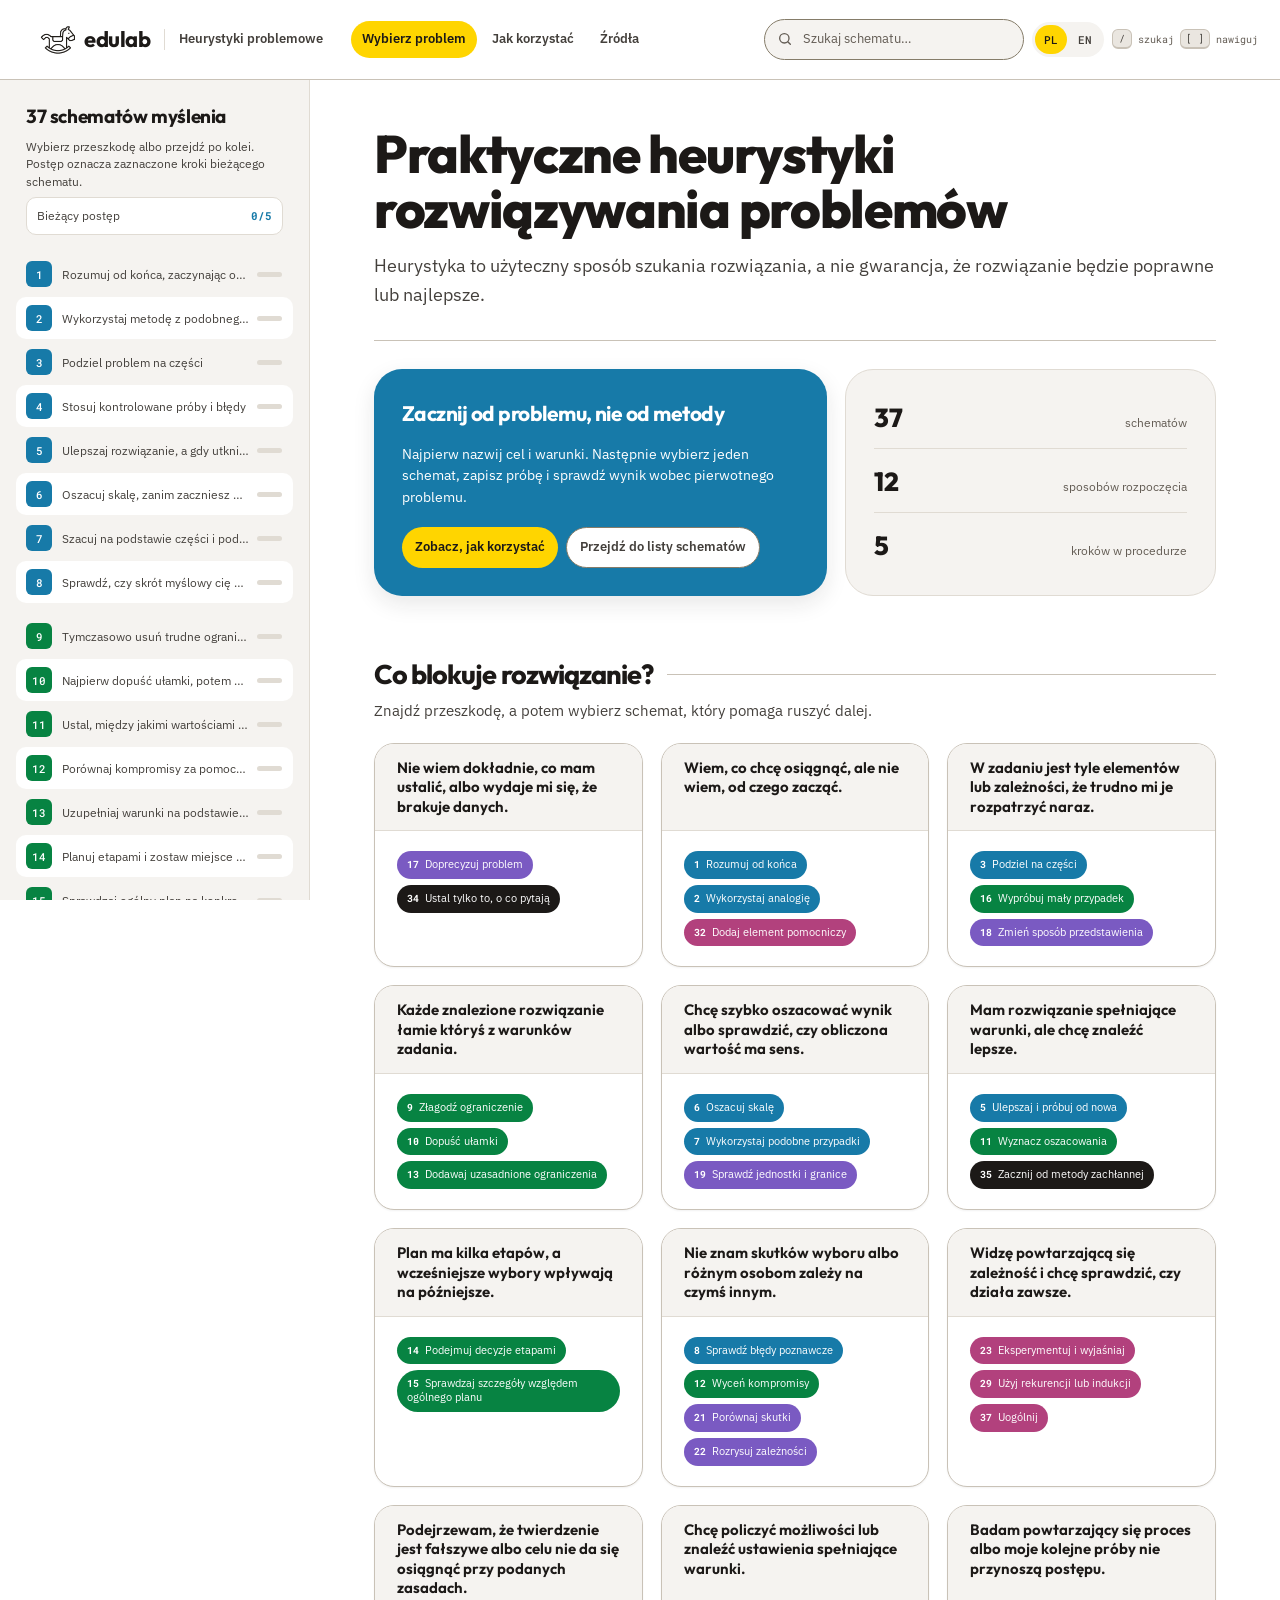
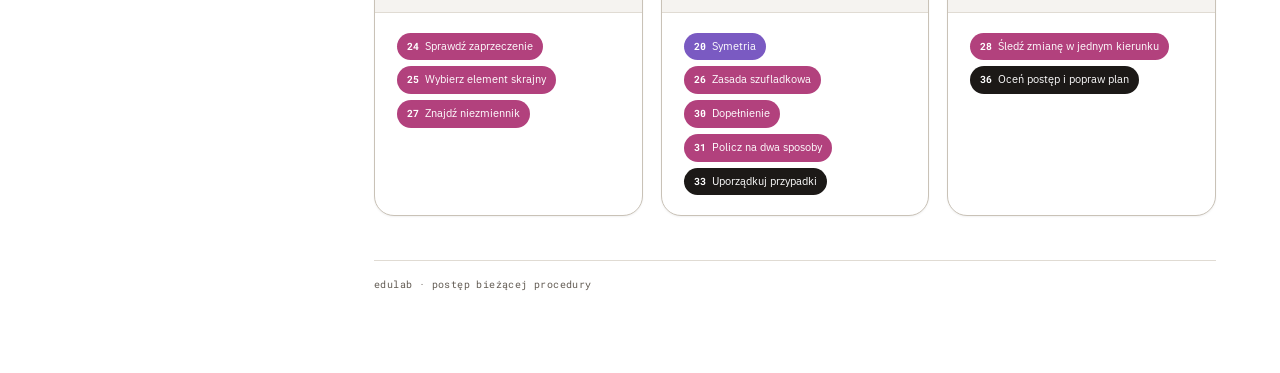
<file: index_co.html>
<!doctype html>
<html lang="pl">
<head>
<meta charset="utf-8">
<meta name="viewport" content="width=device-width, initial-scale=1">
<meta name="description" content="Praktyczny przewodnik po heurystykach rozwiązywania problemów.">
<title>Heurystyki | edulab</title>
<link rel="preconnect" href="https://fonts.googleapis.com">
<link rel="preconnect" href="https://fonts.gstatic.com" crossorigin>
<link rel="stylesheet" href="https://fonts.googleapis.com/css2?family=Outfit:wght@400;500;600;700;800&family=IBM+Plex+Sans:wght@400;500;600;700&family=Roboto+Mono:wght@400;500&display=swap">
<style>
/* ─── Edulab tokens ─── */
:root {
  --font-display: 'Outfit', 'IBM Plex Sans', system-ui, sans-serif;
  --font-sans: 'IBM Plex Sans', system-ui, -apple-system, sans-serif;
  --font-mono: 'Roboto Mono', ui-monospace, 'SF Mono', Menlo, monospace;
  --paper: #FFFFFF;
  --paper-2: #F5F3F0;
  --paper-3: #EAE6E0;
  --surface: #FFFFFF;
  --ink: #1C1917;
  --ink-2: #44403C;
  --ink-3: #625B53;
  --line: #E0DBD3;
  --line-2: #C9C2B7; --line-strong: #857C69; /* control borders >= 3:1 */ --track: color-mix(in srgb, var(--ink) 24%, transparent);
  --yellow: #FFD500;
  --yellow-600: #F0C800;
  --yellow-soft: #FFD500;
  --yellow-ink: #1C1917;
  --blue: #1E8FC2;
  --blue-600: #177AA8;
  --blue-soft: #177AA8;
  --blue-line: #1E8FC2;
  --blue-ink: #FFFFFF;
  --green: #00A651;
  --green-600: #078342;
  --green-soft: #078342;
  --green-ink: #FFFFFF;
  --red: #E5322D;
  --red-600: #C92823;
  --red-soft: #C92823;
  --red-line: #E5322D;
  --red-ink: #FFFFFF;
  --yellow-line: #FFD500;
  --link: #177AA8;
  --overlay: rgba(28, 25, 23, .36);
  --shadow-sm: 0 1px 2px rgba(33, 30, 26, .06);
  --shadow-md: 0 8px 22px rgba(33, 30, 26, .10);
  --shadow-lg: 0 18px 46px rgba(33, 30, 26, .16);
  --focus-ring: 0 0 0 2px var(--paper), 0 0 0 5px var(--ink);
  --r-xs: 6px;
  --r-sm: 10px;
  --r-md: 14px;
  --r-lg: 20px;
  --r-xl: 28px;
  --r-pill: 999px;
  --header-h: 80px;
  --side-w: 310px;
  --reader-text-size: 17px;
  --example-title-size: 19px;
}

/* ─── Base ─── */
*, *::before, *::after { box-sizing: border-box; }
html { min-width: 0; background: var(--paper); }
body { margin: 0; min-width: 0; min-height: 100vh; background: var(--paper); color: var(--ink); font-family: var(--font-sans); line-height: 1.55; }
button, input, textarea { font: inherit; }
button { color: inherit; }
button:focus-visible, a:focus-visible, input:focus-visible, textarea:focus-visible { outline: 3px solid transparent; outline-offset: 2px; box-shadow: var(--focus-ring); }
a { color: var(--link); text-decoration-thickness: 1px; text-underline-offset: 3px; }
h1, h2, h3, h4, p { margin: 0; }
code { font-family: var(--font-mono); font-size: .9em; background: var(--paper-3); padding: .1em .32em; border-radius: var(--r-xs); }
[hidden] { display: none !important; }
.sr-only { position: absolute; width: 1px; height: 1px; padding: 0; margin: -1px; overflow: hidden; clip: rect(0,0,0,0); white-space: nowrap; border: 0; }
.kicker { color: var(--ink-3); font-family: var(--font-mono); font-size: 11px; font-weight: 500; letter-spacing: .12em; text-transform: uppercase; }
.eyebrow { color: var(--link); font-family: var(--font-mono); font-size: 11px; font-weight: 500; letter-spacing: .12em; text-transform: uppercase; }
.muted { color: var(--ink-3); }

/* ─── Header ─── */
.app-header { position: sticky; top: 0; z-index: 30; display: flex; align-items: center; gap: 16px; height: var(--header-h); padding: 0 22px; background: var(--paper); border-bottom: 1px solid var(--line-2); }
.brand { display: flex; align-items: center; min-width: 270px; }
.edu-logo { display: block; width: 64px; height: 64px; margin-right: -6px; object-fit: contain; }
.edu-wordmark { color: var(--ink); font-family: var(--font-display); font-size: 22px; font-weight: 700; letter-spacing: -.02em; }
.brand-app-name { margin-left: 14px; padding-left: 14px; border-left: 1px solid var(--line); color: var(--ink-2); font-family: var(--font-sans); font-size: 13px; font-weight: 600; white-space: nowrap; }
.header-nav { display: flex; align-items: center; gap: 4px; }
.header-nav button, .icon-btn { border: 0; border-radius: var(--r-pill); background: transparent; color: var(--ink-2); cursor: pointer; }
.header-nav button { padding: 8px 11px; font-size: 13px; font-weight: 600; }
.header-nav button:hover { background: var(--paper-2); color: var(--ink); }
.header-nav button[aria-current="page"] { background: var(--yellow); color: var(--yellow-ink); }
.header-tools { display: flex; align-items: center; gap: 8px; margin-left: auto; min-width: 0; }
.search { display: flex; align-items: center; gap: 8px; min-width: 148px; width: min(27vw, 260px); padding: 8px 12px; background: var(--paper-2); border: 1px solid var(--line-strong); border-radius: var(--r-pill); }
.search:focus-within { outline: 3px solid transparent; box-shadow: var(--focus-ring); }
.search svg { flex: none; width: 16px; height: 16px; color: var(--ink-3); }
.search input { min-width: 0; width: 100%; border: 0; outline: 0; background: transparent; color: var(--ink); font-size: 13px; }
.search input::placeholder { color: var(--ink-3); }
.lang-toggle { display: inline-flex; gap: 2px; padding: 3px; background: var(--paper-2); border-radius: var(--r-pill); }
.lang-toggle button { padding: 6px 9px; border: 0; border-radius: var(--r-pill); background: transparent; color: var(--ink-2); cursor: pointer; font-family: var(--font-mono); font-size: 11px; font-weight: 500; }
.lang-toggle button[aria-pressed="true"] { background: var(--yellow); color: var(--yellow-ink); }
.menu-btn { display: none; width: 36px; height: 36px; border: 0; border-radius: var(--r-pill); background: var(--paper-2); cursor: pointer; }
.menu-btn svg { width: 19px; height: 19px; }
.keyboard-hints { display: flex; align-items: center; gap: 6px; color: var(--ink-3); font-family: var(--font-mono); font-size: 10px; white-space: nowrap; }
.key { display: inline-grid; place-items: center; min-width: 20px; height: 20px; padding: 0 5px; background: var(--paper-3); border: 1px solid var(--line-2); border-bottom-width: 2px; border-radius: var(--r-xs); color: var(--ink-2); font-size: 10px; }

/* ─── Workspace ─── */
.workspace { display: grid; grid-template-columns: var(--side-w) minmax(0, 1fr); min-height: calc(100vh - var(--header-h)); }
.sidebar { position: sticky; top: var(--header-h); height: calc(100vh - var(--header-h)); overflow: auto; padding: 22px 16px 30px; background: var(--paper-2); border-right: 1px solid var(--line); }
.sidebar-head { display: grid; gap: 7px; padding: 0 10px 18px; }
.sidebar-head h2 { font-family: var(--font-display); font-size: 19px; font-weight: 700; letter-spacing: -.02em; }
.sidebar-head p { color: var(--ink-2); font-size: 12px; line-height: 1.42; }
.sidebar-progress { display: flex; align-items: center; justify-content: space-between; gap: 8px; padding: 9px 10px; background: var(--surface); border: 1px solid var(--line); border-radius: var(--r-sm); color: var(--ink-2); font-size: 12px; }
.sidebar-progress strong { color: var(--blue-600); font-family: var(--font-mono); font-size: 11px; }
.sidebar-nav { display: none; gap: 4px; margin: 0 0 17px; padding: 12px 10px; border: 1px solid var(--line); border-radius: var(--r-md); background: var(--surface); }
.sidebar-nav button { padding: 8px 9px; border: 0; border-radius: var(--r-sm); background: transparent; color: var(--ink-2); cursor: pointer; font-size: 13px; font-weight: 600; text-align: left; }
.sidebar-nav button:hover { background: var(--paper-2); color: var(--ink); }
.sidebar-nav button[aria-current="page"] { background: var(--yellow); color: var(--yellow-ink); }
.scheme-list { display: grid; gap: 3px; }
.scheme-link { display: grid; grid-template-columns: 28px minmax(0, 1fr) 26px; align-items: center; gap: 8px; width: 100%; padding: 7px 9px; border: 1px solid transparent; border-radius: var(--r-sm); background: transparent; cursor: pointer; text-align: left; }
.scheme-link:hover { background: var(--paper-3); }
.scheme-link[aria-current="true"] { background: var(--surface); border-color: var(--line-2); box-shadow: var(--shadow-sm); }
.scheme-number { display: grid; place-items: center; width: 26px; height: 26px; border-radius: var(--r-xs); background: var(--paper-3); color: var(--ink-2); font-family: var(--font-mono); font-size: 11px; }
.scheme-link[aria-current="true"] .scheme-number { background: var(--yellow); color: var(--yellow-ink); }
.scheme-name { min-width: 0; overflow: hidden; color: var(--ink-2); font-size: 12px; line-height: 1.25; text-overflow: ellipsis; white-space: nowrap; }
.scheme-link[aria-current="true"] .scheme-name { color: var(--ink); font-weight: 600; }
.scheme-meter { width: 25px; height: 5px; overflow: hidden; border-radius: var(--r-pill); background: var(--line); }
.scheme-meter i { display: block; height: 100%; border-radius: inherit; background: var(--green); }
.sidebar-empty { padding: 24px 12px; border: 1px dashed var(--line-2); border-radius: var(--r-md); color: var(--ink-3); font-size: 13px; text-align: center; }
.scrim { display: none; }

/* ─── Main panel ─── */
.main { min-width: 0; overflow: hidden; }
.main-inner { width: 100%; margin: 0; padding: 46px clamp(22px, 5vw, 68px) 80px; }
.content-intro { display: grid; gap: 14px; max-width: none; padding-bottom: 30px; border-bottom: 1px solid var(--line-2); text-align: left; }
.content-intro h1 { font-family: var(--font-display); font-size: clamp(2.3rem, 5vw, 3.3rem); font-weight: 800; letter-spacing: -.025em; line-height: 1.05; color: var(--ink); }
.content-intro .lead { max-width: none; color: var(--ink-2); font-size: 1.15rem; line-height: 1.6; }
.home-banner { display: grid; grid-template-columns: minmax(0, 1.1fr) minmax(250px, .9fr); gap: 18px; margin-top: 28px; }
.home-callout { display: grid; gap: 14px; padding: 28px; background: var(--blue-soft); color: var(--blue-ink); border: 0; border-radius: var(--r-xl); box-shadow: var(--shadow-md); }
.home-callout h2, .chooser-heading h2 { font-family: var(--font-display); font-size: 21px; font-weight: 700; letter-spacing: -.025em; }
.home-callout h2, .home-callout p { color: inherit; }
.home-callout p { font-size: 14px; }
.home-actions { display: flex; flex-wrap: wrap; gap: 8px; margin-top: 4px; }
.primary-btn, .secondary-btn { padding: 9px 13px; border-radius: var(--r-pill); cursor: pointer; font-size: 13px; font-weight: 600; }
.primary-btn { border: 0; background: var(--yellow); color: var(--yellow-ink); }
.secondary-btn { border: 1px solid var(--line-strong); background: var(--surface); color: var(--ink-2); }
.primary-btn:hover { background: var(--yellow-600); }
.secondary-btn:hover { background: var(--paper-2); }
.home-stats { display: grid; align-content: center; gap: 13px; padding: 28px; background: var(--paper-2); border: 1px solid var(--line); border-radius: var(--r-xl); }
.stat-row { display: flex; align-items: baseline; justify-content: space-between; gap: 12px; padding-bottom: 10px; border-bottom: 1px solid var(--line); }
.stat-row:last-child { padding-bottom: 0; border-bottom: 0; }
.stat-row strong { font-family: var(--font-display); font-size: 26px; font-weight: 800; }
.stat-row span { color: var(--ink-3); font-size: 12px; text-align: right; }
.section-block { margin-top: 64px; }
.section-head { display: flex; align-items: center; gap: 14px; margin-bottom: 10px; }
.section-head::after { content: ""; flex: 1; height: 1px; background: var(--line-2); }
.section-head h2 { font-family: var(--font-display); font-size: 27px; font-weight: 750; letter-spacing: -.035em; line-height: 1.1; }
.section-lead { margin-bottom: 20px; color: var(--ink-2); font-size: 15px; }

/* ─── Chooser ─── */
.chooser-grid { display: grid; grid-template-columns: repeat(3, minmax(0, 1fr)); gap: 18px; }
.obstacle-card { display: grid; grid-row: span 2; grid-template-rows: subgrid; gap: 0; min-width: 0; overflow: hidden; background: var(--surface); border: 1px solid var(--line-2); border-radius: var(--r-lg); box-shadow: var(--shadow-sm); }
.obstacle-card:hover { box-shadow: var(--shadow-md); }
.obstacle-card .card-head { align-items: flex-start; }
.obstacle-card h3 { color: var(--ink); font-family: var(--font-display); font-size: 15px; font-weight: 650; line-height: 1.3; }
.obstacle-card .card-body { flex: 1; }
.recommendations { display: flex; flex-wrap: wrap; gap: 6px; }
.recommendation { max-width: 100%; padding: 7px 10px; border: 0; border-radius: var(--r-pill); background: var(--blue-soft); color: var(--blue-ink); cursor: pointer; font-size: 11px; line-height: 1.25; text-align: left; }
.recommendation:hover { background: var(--blue-600); color: var(--blue-ink); }
.recommendation b { font-family: var(--font-mono); font-size: 10px; }

/* ─── Scheme reader ─── */
.reader-back { display: inline-flex; align-items: center; gap: 6px; padding: 0; border: 0; background: transparent; color: var(--link); cursor: pointer; font-size: 13px; font-weight: 600; }
.reader-back svg { width: 15px; height: 15px; }
.reader-header { display: grid; gap: 14px; max-width: none; margin-top: 24px; padding-bottom: 30px; border-bottom: 1px solid var(--line-2); }
.reader-header h1 { color: var(--ink); font-family: var(--font-display); font-size: clamp(2.3rem, 5vw, 3.3rem); font-weight: 800; letter-spacing: -.025em; line-height: 1.05; }
.reader-header .description { max-width: none; color: var(--ink-2); font-size: var(--reader-text-size); line-height: 1.6; }
.scheme-example { margin-top: 24px; overflow: hidden; border: 1px solid var(--line-2); border-radius: var(--r-lg); background: var(--surface); box-shadow: var(--shadow-sm); }
.scheme-example h2 { font-family: var(--font-display); font-size: var(--example-title-size); }
.scheme-example p { color: var(--ink-2); font-size: var(--reader-text-size); line-height: 1.6; }
.reader-meta { display: flex; flex-wrap: wrap; gap: 7px; margin-top: 3px; }
.meta-chip { padding: 5px 9px; border-radius: var(--r-pill); background: var(--paper-2); color: var(--ink-2); font-family: var(--font-mono); font-size: 10px; letter-spacing: .04em; }
.reader-grid { display: grid; grid-template-columns: minmax(0, 1.25fr) minmax(250px, .75fr); gap: 24px; align-items: start; margin-top: 36px; }
.card { display: flex; flex-direction: column; min-width: 0; padding: 0; overflow: hidden; background: var(--surface); border: 1px solid var(--line-2); border-radius: var(--r-xl); box-shadow: var(--shadow-md); }
.card-head { display: flex; align-items: center; justify-content: space-between; gap: 12px; padding: 14px 22px; background: var(--paper-2); border-bottom: 1px solid var(--line); }
.card-head h2 { color: var(--ink); font-family: var(--font-display); font-size: 20px; font-weight: 700; letter-spacing: -.025em; line-height: 1.2; }
.card-body { flex: 1; padding: 20px 22px; }
.card-foot { padding: 14px 22px; border-top: 1px dashed var(--line-2); }
.progress-count { color: var(--green-600); font-family: var(--font-mono); font-size: 11px; font-weight: 500; white-space: nowrap; }
.progress-track { height: 7px; margin: 0 0 18px; overflow: hidden; border-radius: var(--r-pill); background: var(--paper-3); }
.progress-track i { display: block; width: 0; height: 100%; border-radius: inherit; background: var(--green); transition: width .2s ease; }
.procedure-list { display: grid; gap: 9px; margin: 0; padding: 0; list-style: none; counter-reset: procedure; }
.procedure-item { display: grid; grid-template-columns: 31px minmax(0, 1fr); gap: 9px; align-items: start; padding: 10px 11px; border-radius: var(--r-sm); background: var(--paper-2); }
.procedure-item::before { counter-increment: procedure; content: counter(procedure); display: grid; place-items: center; width: 27px; height: 27px; border-radius: var(--r-pill); background: var(--paper-3); color: var(--ink-2); font-family: var(--font-mono); font-size: 11px; }
.procedure-item:has(input:checked) { background: var(--green-soft); color: var(--green-ink); }
.procedure-item:has(input:checked)::before { background: var(--paper); color: var(--green-600); }
.step-label { display: grid; grid-template-columns: 19px minmax(0, 1fr); gap: 8px; align-items: start; color: var(--ink); font-size: 14px; line-height: 1.45; cursor: pointer; }
.procedure-item:has(input:checked) .step-label { color: inherit; }
.step-label input { width: 16px; height: 16px; margin: 2px 0 0; accent-color: var(--green); }
.reader-side { display: grid; gap: 13px; align-content: start; }
.reader-side .card.caution { padding: 22px 24px; }
.card-label { margin: 0; color: var(--ink); font-family: var(--font-mono); font-size: 10px; font-weight: 500; letter-spacing: .13em; text-transform: uppercase; }
.side-text { color: var(--ink-2); font-size: 14px; line-height: 1.55; }
.caution { background: var(--yellow-soft); border: 0; color: var(--yellow-ink); }
.caution .card-label { margin-bottom: 8px; }
.caution .card-label, .caution .side-text { color: inherit; }
.sources-text { color: var(--ink-2); font-size: 13px; line-height: 1.55; }
.notes-card { margin-top: 20px; }
.notes-card textarea { width: 100%; min-height: 124px; resize: vertical; padding: 12px 13px; border: 1px solid var(--line-strong); border-radius: var(--r-sm); background: var(--paper); color: var(--ink); font-size: 14px; line-height: 1.5; }
.notes-card textarea::placeholder { color: var(--ink-3); }
.notes-footer { display: flex; align-items: center; justify-content: space-between; gap: 9px; flex-wrap: wrap; color: var(--ink-3); font-size: 11px; }
.notes-actions { display: flex; flex-wrap: wrap; gap: 7px; }
.notes-actions button { padding: 6px 9px; border: 1px solid var(--line-strong); border-radius: var(--r-pill); background: var(--surface); color: var(--ink-2); cursor: pointer; font-size: 11px; font-weight: 600; }
.notes-actions button:hover { background: var(--paper-2); }

/* ─── Long-form guide and sources ─── */
.longform { max-width: none; }
.longform > h1 { color: var(--ink); font-family: var(--font-display); font-size: clamp(2.3rem, 5vw, 3.3rem); font-weight: 800; letter-spacing: -.025em; line-height: 1.05; }
.longform > .lede { max-width: none; margin-top: 14px; padding-bottom: 30px; border-bottom: 1px solid var(--line-2); color: var(--ink-2); font-size: 1.15rem; line-height: 1.6; }
.markdown-block { margin-top: 28px; }
.markdown-block h2 { display: flex; align-items: center; gap: 14px; margin: 42px 0 13px; font-family: var(--font-display); font-size: 28px; font-weight: 750; letter-spacing: -.035em; line-height: 1.12; }
.markdown-block h2::after { content: ""; flex: 1; min-width: 0; height: 1px; background: var(--line-2); }
.markdown-block h3 { margin: 25px 0 9px; color: var(--ink); font-family: var(--font-display); font-size: 19px; font-weight: 700; line-height: 1.2; }
.markdown-block p { margin: 0 0 12px; color: var(--ink-2); font-size: 15px; line-height: 1.65; }
.markdown-block ul, .markdown-block ol { margin: 8px 0 17px; padding-left: 24px; color: var(--ink-2); }
.markdown-block li { margin: 5px 0; padding-left: 3px; font-size: 15px; line-height: 1.58; }
.markdown-block strong { color: var(--ink); }
.markdown-block table { width: 100%; margin: 16px 0 22px; border-collapse: separate; border-spacing: 0; overflow: hidden; border: 1px solid var(--line-2); border-radius: var(--r-md); font-size: 13px; }
.markdown-block th, .markdown-block td { padding: 11px 13px; border-bottom: 1px solid var(--line); vertical-align: top; text-align: left; }
.markdown-block th { background: var(--paper-3); border-bottom-color: var(--line-2); color: var(--ink); font-family: var(--font-mono); font-size: 12px; font-weight: 500; letter-spacing: .08em; text-transform: uppercase; }
.markdown-block tbody tr:nth-child(even) td { background: var(--paper-2); }
.markdown-block td:first-child { color: var(--ink); font-weight: 600; }
.markdown-block tr:last-child td { border-bottom: 0; }
.markdown-block td { color: var(--ink-2); }
.markdown-block blockquote { margin: 18px 0; padding: 16px 20px; border: 0; border-radius: var(--r-md); background: var(--yellow-soft); color: var(--yellow-ink); }
.markdown-block blockquote p, .markdown-block blockquote strong { color: inherit; }
.source-review { padding-bottom: 12px; }
.source-review > h3 { scroll-margin-top: calc(var(--header-h) + 18px); padding-top: 8px; }
.source-review .source-anchor { display: block; height: 0; scroll-margin-top: calc(var(--header-h) + 18px); }
.verification { margin-top: 40px; padding: 18px; background: var(--surface); border: 1px solid var(--line-2); border-radius: var(--r-lg); }
.verification summary { cursor: pointer; color: var(--ink); font-family: var(--font-display); font-weight: 700; }
.verification-results { display: grid; gap: 7px; margin-top: 14px; }
.verification-results li { display: flex; gap: 8px; color: var(--ink-2); font-size: 12px; line-height: 1.4; }
.verification-results .pass { color: var(--green-600); }
.verification-results .fail { color: var(--red-600); }
.verify-btn { margin-top: 13px; padding: 7px 11px; border: 1px solid var(--line-strong); border-radius: var(--r-pill); background: var(--surface); cursor: pointer; font-size: 12px; font-weight: 600; }
.storage-warning { margin: 12px 0 0; padding: 12px 14px; border: 0; border-radius: var(--r-md); background: var(--red-soft); color: var(--red-ink); font-size: 12px; line-height: 1.45; }
.footer-note { margin-top: 44px; padding-top: 16px; border-top: 1px solid var(--line); color: var(--ink-3); font-family: var(--font-mono); font-size: 10px; letter-spacing: .04em; }

/* ─── Responsive ─── */
@media (max-width: 1100px) {
  .keyboard-hints { display: none; }
  .header-nav button { padding-inline: 8px; }
  .home-banner, .reader-grid { grid-template-columns: 1fr; }
  .reader-side { grid-template-columns: repeat(3, minmax(0, 1fr)); }
}
@media (max-width: 900px) {
  .header-nav { display: none; }
  .menu-btn { display: grid; place-items: center; }
  .workspace { display: block; }
  .sidebar { position: fixed; inset: var(--header-h) auto 0 0; z-index: 25; width: min(88vw, var(--side-w)); height: auto; transform: translateX(-105%); transition: transform .2s ease; box-shadow: var(--shadow-lg); }
  body[data-menu="open"] .sidebar { transform: translateX(0); }
  body[data-menu="open"] .scrim { display: block; position: fixed; inset: var(--header-h) 0 0; z-index: 20; background: var(--overlay); }
  .main-inner { padding-top: 32px; }
  .sidebar-nav { display: grid; }
}
@media (max-width: 768px) {
  .app-header { gap: 8px; padding: 0 12px; }
  :root { --header-h: 64px; }
  .brand { min-width: auto; }
  .edu-logo { width: 48px; height: 48px; }
  .edu-wordmark { font-size: 18px; }
  .brand-app-name { display: none; }
  .header-tools { gap: 5px; }
  .search { min-width: 0; width: min(42vw, 210px); padding: 7px 9px; }
  .search input { font-size: 12px; }
  .lang-toggle button { padding-inline: 7px; }
  .main-inner { padding: 28px 16px 60px; }
  .home-banner, .chooser-grid { grid-template-columns: 1fr; }
  .section-block { margin-top: 38px; }
  .reader-side { grid-template-columns: 1fr; }
  .card-head, .card-body, .card-foot { padding-inline: 16px; }
  .reader-side .card.caution { padding: 17px; }
  .markdown-block table { display: block; overflow-x: auto; }
  .markdown-block th, .markdown-block td { min-width: 180px; }
}
@media print {
  .app-header, .sidebar, .scrim, .notes-card, .verification { display: none !important; }
  .workspace { display: block; }
  .main-inner { width: 100%; padding: 0; }
}
@media (prefers-reduced-motion: reduce) {
  *, *::before, *::after {
    animation-duration: .001ms !important;
    animation-iteration-count: 1 !important;
    scroll-behavior: auto !important;
    transition-duration: .001ms !important;
  }
}
.scheme-example p { white-space: pre-line; }

/* ─── Scheme families: colour by primary source (S1-S5) ─── */
:root {
  --play-berry: #C6478B; --play-grape: #7A5AC2;
  --fam-s1: var(--blue-soft);  --fam-s1-ink: var(--blue-ink);
  --fam-s2: var(--green-soft); --fam-s2-ink: var(--green-ink);
  --fam-s3: var(--play-grape); --fam-s3-ink: var(--paper);
  --fam-s4: color-mix(in srgb, var(--play-berry) 88%, var(--ink)); --fam-s4-ink: var(--paper);
  --fam-s5: var(--ink);        --fam-s5-ink: var(--paper);
}
[data-family="s1"] { --fam: var(--fam-s1); --fam-ink: var(--fam-s1-ink); }
[data-family="s2"] { --fam: var(--fam-s2); --fam-ink: var(--fam-s2-ink); }
[data-family="s3"] { --fam: var(--fam-s3); --fam-ink: var(--fam-s3-ink); }
[data-family="s4"] { --fam: var(--fam-s4); --fam-ink: var(--fam-s4-ink); }
[data-family="s5"] { --fam: var(--fam-s5); --fam-ink: var(--fam-s5-ink); }

/* Sidebar: zebra rows, a gap between families, family-coloured numbers, active row = yellow */
.scheme-list { gap: 2px; }
.scheme-link.is-alt { background: var(--paper); }
.scheme-link:hover, .scheme-link.is-alt:hover { background: var(--paper-3); }
.scheme-link[data-family-start="true"] { margin-top: 10px; }
.scheme-number { background: var(--fam, var(--paper-3)); color: var(--fam-ink, var(--ink-2)); font-weight: 500; }
.scheme-link[aria-current="true"], .scheme-link[aria-current="true"].is-alt { background: var(--yellow); border-color: var(--yellow); box-shadow: none; }
.scheme-link[aria-current="true"] .scheme-number { background: var(--fam); color: var(--fam-ink); }
.scheme-link[aria-current="true"] .scheme-name { color: var(--yellow-ink); }
.scheme-link[aria-current="true"] .scheme-meter { background: color-mix(in srgb, var(--ink) 18%, transparent); }

/* Home: recommendation pills take their scheme's family colour */
.recommendation[data-family] { background: var(--fam); color: var(--fam-ink); }
.recommendation[data-family]:hover { background: color-mix(in srgb, var(--fam) 82%, var(--ink)); color: var(--fam-ink); }

/* Scheme view: family chip, coloured example head, family step numbers */
.family-chip { display: inline-flex; align-items: center; padding: 5px 10px; border-radius: var(--r-pill); background: var(--fam); color: var(--fam-ink); font-family: var(--font-mono); font-size: 10px; letter-spacing: .04em; }
.scheme-example[data-family] .card-head { background: var(--fam); border-bottom-color: transparent; }
.scheme-example[data-family] .card-head h2 { color: var(--fam-ink); }
.reader-grid[data-family] .procedure-item::before { background: var(--fam); color: var(--fam-ink); }

/* Break the long text blocks: first sentence as a lead, example as paragraphs */
.reader-header .description { display: grid; gap: 10px; max-width: 75ch; }
.reader-header .description-lead { color: var(--ink); font-size: calc(var(--reader-text-size) * 1.12); font-weight: 500; line-height: 1.5; }
.reader-header .description-rest { color: var(--ink-2); font-size: var(--reader-text-size); line-height: 1.65; }
.scheme-example .card-body { display: grid; gap: 12px; }
.scheme-example .card-body p { max-width: 75ch; }
.scheme-example .card-body p.example-task { max-width: none; padding: 14px 16px; border-radius: var(--r-md); background: var(--paper-2); color: var(--ink); }
/* ─── Brand button and about view ─── */
.brand { padding: 4px 12px 4px 4px; border: 0; border-radius: var(--r-md); background: transparent; color: inherit; cursor: pointer; text-align: left; }
.brand:hover { background: var(--paper-2); }
.about-grid { display: grid; grid-template-columns: repeat(2, minmax(0, 1fr)); gap: 18px; margin-top: 28px; }
.about-grid .card-body { display: grid; gap: 14px; align-content: start; }
.about-grid .side-text { font-size: 15px; }
.about-steps { display: grid; grid-template-columns: repeat(3, minmax(0, 1fr)); gap: 18px; margin: 0; padding: 0; list-style: none; counter-reset: about-step; }
.about-step { display: grid; gap: 8px; align-content: start; padding: 22px; border-radius: var(--r-lg); background: var(--paper-2); }
.about-step::before { counter-increment: about-step; content: counter(about-step); display: grid; place-items: center; width: 34px; height: 34px; border-radius: var(--r-pill); background: var(--yellow); color: var(--yellow-ink); font-family: var(--font-mono); font-size: 13px; font-weight: 500; }
.about-step h3 { font-family: var(--font-display); font-size: 18px; font-weight: 700; line-height: 1.25; }
.about-step p { color: var(--ink-2); font-size: 15px; line-height: 1.55; }
.about-actions { margin-top: 28px; }
/* About: colour tones (logic sets data-tone, palette lives here) */
[data-tone="yellow"] { --tone: var(--yellow); --tone-ink: var(--yellow-ink); }
[data-tone="blue"] { --tone: var(--blue-soft); --tone-ink: var(--blue-ink); }
[data-tone="green"] { --tone: var(--green-soft); --tone-ink: var(--green-ink); }
[data-tone="red"] { --tone: var(--red-soft); --tone-ink: var(--red-ink); }
[data-tone="ink"] { --tone: var(--ink); --tone-ink: var(--yellow); }
.about-grid .card[data-tone] { background: var(--tone); border-color: transparent; color: var(--tone-ink); }
.about-grid .card[data-tone] .card-head { background: color-mix(in srgb, var(--tone) 82%, var(--ink)); border-bottom-color: transparent; }
.about-grid .card[data-tone] h2, .about-grid .card[data-tone] .side-text { color: inherit; }
.about-step[data-tone] { background: var(--tone); color: var(--tone-ink); box-shadow: var(--shadow-md); }
.about-step[data-tone]::before { background: var(--paper); color: var(--ink); }
.about-step[data-tone] h3, .about-step[data-tone] p { color: inherit; }
@media (max-width: 768px) { .brand { padding: 0; } .about-grid, .about-steps { grid-template-columns: 1fr; } }
/* ─── Guide, sources and scheme side cards: colour ─── */
.markdown-block .guide-callout[data-tone] { margin: 0 0 18px; padding: 22px 26px; border-radius: var(--r-lg); background: var(--tone); color: var(--tone-ink); font-size: 17px; line-height: 1.6; box-shadow: var(--shadow-md); }
.markdown-block .chooser-table th { background: var(--ink); border-bottom-color: var(--ink); color: var(--yellow); }
.chooser-table .recommendations { display: flex; flex-wrap: wrap; gap: 6px; }
.chooser-table .recommendation { width: max-content; max-width: 100%; height: auto; }
.markdown-block ul.guide-examples { display: grid; grid-template-columns: repeat(3, minmax(0, 1fr)); gap: 18px; padding: 0; list-style: none; }
.markdown-block .guide-examples li { margin: 0; padding: 20px 22px; border-radius: var(--r-lg); background: var(--tone); color: var(--tone-ink); box-shadow: var(--shadow-md); }
.markdown-block .guide-examples li strong { display: block; margin-bottom: 6px; color: inherit; font-family: var(--font-display); font-size: 17px; }
.markdown-block ul.worksheet-list { display: grid; grid-template-columns: repeat(3, minmax(0, 1fr)); gap: 10px; padding: 0; list-style: none; counter-reset: worksheet; }
.markdown-block .worksheet-list li { display: flex; align-items: center; gap: 10px; margin: 0; padding: 12px 14px; border-radius: var(--r-md); background: var(--paper-2); }
.markdown-block .worksheet-list li::before { counter-increment: worksheet; content: counter(worksheet); flex: none; display: grid; place-items: center; width: 28px; height: 28px; border-radius: var(--r-pill); background: var(--yellow); color: var(--yellow-ink); font-family: var(--font-mono); font-size: 11px; }
.source-card { margin: 0 0 20px; }
.source-card .card-head { background: var(--fam); border-bottom-color: transparent; }
.markdown-block .source-card h3 { margin: 0; color: var(--fam-ink); }
.source-card .card-body > :last-child { margin-bottom: 0; }
.reader-side .card[data-tone] .card-head { background: var(--tone); border-bottom-color: transparent; }
.reader-side .card[data-tone] .card-label { color: var(--tone-ink); }
.reader-side .source-ref-card .card-head { background: var(--fam); border-bottom-color: transparent; }
.reader-side .source-ref-card .card-label { color: var(--fam-ink); }
@media (max-width: 1100px) { .markdown-block ul.guide-examples { grid-template-columns: 1fr; } .markdown-block ul.worksheet-list { grid-template-columns: repeat(2, minmax(0, 1fr)); } }
@media (max-width: 768px) { .markdown-block ul.worksheet-list { grid-template-columns: 1fr; } }
</style>
</head>
<body data-menu="closed">
<header class="app-header">
  <button class="menu-btn" id="menuBtn" aria-label="Otwórz menu" aria-expanded="false">
    <svg viewBox="0 0 24 24" fill="none" stroke="currentColor" stroke-width="2" stroke-linecap="round" aria-hidden="true"><path d="M4 7h16M4 12h16M4 17h16"></path></svg>
  </button>
  <button class="brand" id="brandBtn" type="button" data-nav="about" aria-label="Heurystyki – o stronie" data-aria-label="brandLabel">
    <img class="edu-logo" alt="edulab" src="[data-uri]">
    <span class="edu-wordmark">edulab</span>
    <span class="brand-app-name" data-ui="brandTitle">Heurystyki problemowe</span>
  </button>
  <nav class="header-nav" aria-label="Główna nawigacja" data-aria-label="headerNavLabel">
    <button id="homeBtn" type="button" data-nav="home" data-ui="navHome">Wybierz problem</button>
    <button id="guideBtn" type="button" data-nav="guide" data-ui="navGuide">Jak korzystać</button>
    <button id="sourcesBtn" type="button" data-nav="sources" data-ui="navSources">Źródła</button>
  </nav>
  <div class="header-tools">
    <label class="search" for="search" aria-label="Szukaj schematu" data-aria-label="searchLabel">
      <svg viewBox="0 0 24 24" fill="none" stroke="currentColor" stroke-width="2" stroke-linecap="round" aria-hidden="true"><circle cx="11" cy="11" r="7"></circle><path d="m20 20-3.5-3.5"></path></svg>
      <input id="search" type="search" autocomplete="off" spellcheck="false" data-ui-placeholder="searchPlaceholder" placeholder="Szukaj schematu…" aria-label="Szukaj schematu" data-aria-label="searchLabel">
    </label>
    <div class="lang-toggle" aria-label="Język" data-aria-label="languageLabel">
      <button type="button" data-lang-choice="pl" aria-pressed="true">PL</button>
      <button type="button" data-lang-choice="en" aria-pressed="false">EN</button>
    </div>
    <div class="keyboard-hints" aria-label="Skróty klawiaturowe" data-aria-label="keyboardLabel"><span class="key">/</span><span data-ui="hintSearch">szukaj</span><span class="key">[ ]</span><span data-ui="hintMove">nawiguj</span></div>
  </div>
</header>
<div class="workspace">
  <aside class="sidebar" id="sidebar" aria-label="Lista schematów" data-aria-label="sidebarLabel">
    <div class="sidebar-head">
      <h2 data-ui="sidebarTitle">37 schematów myślenia</h2>
      <p data-ui="sidebarText">Wybierz przeszkodę albo przejdź po kolei. Postęp oznacza zaznaczone kroki bieżącego schematu.</p>
      <div class="sidebar-progress"><span data-ui="sidebarProgressLabel">Bieżący postęp</span><strong id="sidebarProgress">0/5</strong></div>
      <div id="storageWarning" class="storage-warning" hidden role="status" data-ui="storageWarning">Zapisywanie jest niedostępne. Notatki i kroki pozostaną tylko w tej karcie.</div>
    </div>
    <nav class="sidebar-nav" aria-label="Widoki" data-aria-label="viewsLabel">
      <button type="button" data-nav="home" data-ui="navHome">Wybierz problem</button>
      <button type="button" data-nav="guide" data-ui="navGuide">Jak korzystać</button>
      <button type="button" data-nav="sources" data-ui="navSources">Źródła</button>
      <button type="button" data-nav="about" data-ui="navAbout">O stronie</button>
    </nav>
    <nav id="schemeList" class="scheme-list" aria-label="Schematy" data-aria-label="schemeListLabel"></nav>
    <p id="sidebarEmpty" class="sidebar-empty" hidden data-ui="searchEmpty">Brak schematów dla tego wyszukiwania.</p>
  </aside>
  <div class="scrim" id="scrim" aria-hidden="true"></div>
  <main id="main" class="main" data-view="home" data-scheme="" data-lang="pl" data-completed="0">
    <div id="mainInner" class="main-inner"></div>
  </main>
</div>
<div id="live" class="sr-only" aria-live="polite" aria-atomic="true"></div>
<script id="guide-data" type="application/json">{"en":"# Practical problem solving heuristics\n\nA heuristic is a useful way to look for a solution, not a guarantee that the solution is correct or best. This guide collects reusable schemes from the non-HTML documents in this folder. Each scheme explains when to use it and what to do next.\n\nThe procedures are plain-language adaptations, not quotations. Examples outside mathematics illustrate how a scheme might transfer; they are not claims that the sources tested it in those settings. Similar ideas are combined rather than repeated. Short source codes point to the document review at the end.\n\nThe expanded explanations are written for readers aged about 13–16. Each scheme includes an illustrative example created for this guide, not a quotation or a case study attributed to the source documents.\n\n## How to use this guide\n\nWrite down what you are trying to achieve, what you know, and which conditions a valid answer must satisfy. Choose one scheme that matches your obstacle. Record what you try and what it teaches you. Check the result against the original problem before accepting it.\n\nUse the schemes as a menu, not a checklist to complete in order. You may need to return to the framing, switch methods, or combine two approaches. A heuristic helps you discover an answer; a proof, an appropriate test, or a feasibility check establishes what you can claim about it.\n\n### Quick chooser\n\n| Your obstacle | Start with |\n|---|---|\n| The question is vague or seems to lack information | 17: Clarify the problem; 34: Find only what is asked |\n| You understand the goal but cannot see a route | 1: Work backward; 2: Analogy; 32: Add an intermediate object |\n| The problem is too large or tangled | 3: Break into parts; 16: Try a small instance; 18: Change representation |\n| Constraints make every attempt fail | 9: Relax a constraint; 10: Allow fractions; 13: Add justified restrictions |\n| You need a rough answer or a reality check | 6: Estimate the scale; 7: Use comparable cases; 19: Check units and limits |\n| Many answers work, but you want a better one | 5: Improve and restart; 11: Use bounds; 35: Try a greedy first pass |\n| The plan has stages or several decision levels | 14: Commit in stages; 15: Check the details against the big plan |\n| Options involve uncertainty or conflicting interests | 8: Check biases; 12: Price trade-offs; 21: Compare outcomes; 22: Map interactions |\n| You need to explore a pattern or general rule | 23: Experiment and explain; 29: Recurrence or induction; 37: Generalize |\n| You suspect a claim or target is impossible | 24: Test the opposite; 25: Use an extreme element; 27: Find an invariant |\n| The problem involves counting or arrangements | 20: Symmetry; 26: Pigeonholes; 30: Complement; 31: Count twice; 33: Systematic cases |\n| A process repeats, or your own work has stalled | 28: Track one-way change; 36: Review progress and revise the plan |\n\n## Schemes\n\n### 1. Work backward from the goal\n\n**Description:** Start from the exact result you want and ask: what must be ready just before it? Then ask the same about that step, and keep going back until you reach something you already know or can do today. A distant goal breaks into small requirements, and gaps in the plan show up. Finally read the chain forward from the start and check every link, because something you need is not always enough on its own.\n\n**Example:** You must hand in a science poster on Friday, and today is Monday. Work backward: handing in needs the finished poster, the poster needs its layout, and the layout needs a draft and sources, which you can start on now. Then a gap shows up: the teacher must see the poster before the hand-in, and the plan has no day for it. So plan from the end: teacher feedback Thursday, layout Wednesday, draft Tuesday, sources Monday. Last, read the plan forward: sources feed the draft, the draft feeds the layout, the layout goes to the teacher, and the feedback gives the final poster.\n\n**Useful for:** Planning, finding missing prerequisites, solving equations, and constructing proofs.\n\n**Procedure:**\n1. Describe the finished result precisely.\n2. Ask, \"What would be enough to make this happen?\"\n3. Repeat that question for each new requirement until you reach something already known or achievable.\n4. Reverse the chain and carry out the steps from the actual starting point.\n5. Check every forward step. A condition that is necessary for success may not be enough to produce it.\n\n**Watch out:** Backward reasoning can suggest a route without proving that the route works.\n\n**Sources:** [S1](#s1); [S4](#s4), section 2.2, the penultimate-step strategy, p. 27.\n\n### 2. Reuse the structure of a solved problem\n\n**Description:** An analogy: the new problem works like one you have already solved – a different story, the same relationships. Do not copy the answer or match only the topic. Find what depends on what, what is limited and what you want. Match each part of the solved problem to a part of the new one, then reuse the method, because the same relationships make the same method work. Before you trust the match, check the differences that could break it.\n\n**Example:** You have already solved this: tap A fills a pool in 3 hours and tap B in 6 hours. Together they need 2 hours, because in one hour A fills 1/3 of the pool and B 1/6, which is 1/2 together. New problem: Ola paints a fence in 3 hours and Kuba in 6. The story differs, the structure is the same: each painter is a tap, the fence is the pool, and the rates add up. So 1/3 + 1/6 = 1/2 of the fence per hour, which is 2 hours. One difference must be checked: this works only if they paint at the same time without getting in each other's way, for example with two brushes.\n\n**Useful for:** Unfamiliar problems, design, troubleshooting, and learning a new subject.\n\n**Procedure:**\n1. List the main objects, relationships, constraints, and goal in the current problem.\n2. Find a solved problem with a similar structure.\n3. Map each important part of that problem to a part of this one.\n4. Adapt its solution method.\n5. Identify differences that could break the analogy and test them first.\n\n**Watch out:** Similar appearance is weak evidence. The relationships that made the earlier solution work must also apply here.\n\n**Sources:** [S1](#s1).\n\n### 3. Break the problem into parts\n\n**Description:** When a problem is too big to grasp at once, split it into smaller tasks and write down what each one should produce. Note which task must wait for another result: you cannot book a room before you have permission. Small tasks are easier to start and easy to share between people. Then join the results and check the connections, because parts that work alone can clash together. The final check must test the original goal and all the conditions.\n\n**Example:** A class wants a film night, which looks like one huge job. Split it into five parts: permission, room, film, snacks, announcement. Mark what must wait: the room comes after permission, and the announcement needs the film and the room. One student plans the drinks and another the food, each list costing 6 euros; the class budget is 10 euros. Joined, the lists cost 12 euros, so the class drops one 2-euro item and gets exactly 10. Splitting shows who does what; only checking the whole catches the budget.\n\n**Useful for:** Projects, complex calculations, system design, and multi-stage investigations.\n\n**Procedure:**\n1. Separate the problem into parts with clear outputs.\n2. Mark which parts depend on other parts.\n3. Solve an independent part or an important prerequisite first.\n4. Combine the partial results, including the work needed to connect them.\n5. Test the whole result against the original goal and constraints.\n\n**Watch out:** The parts may interact. Several good local solutions do not automatically make a good overall solution.\n\n**Sources:** [S1](#s1).\n\n### 4. Use controlled trial and error\n\n**Description:** Controlled trial and error means each attempt is a small experiment: choose a plausible candidate, predict an outcome, test it safely, and record what the result teaches you. Change one relevant feature when possible, so you can connect cause and effect. A failed attempt is useful when it rules out an option; repeating random guesses is not. Use this only where the cost and risk are limited.\n\n**Example:** Your team predicts that folded paper strips make a paper bridge stronger. You build two identical 20-centimeter bridges, one with three strips and one with five, so the number of strips is the only difference. Then you add identical books one by one until each bridge collapses: three strips hold four books, five strips hold eight. Since nothing else changed, the extra books most likely come from the strips. The prediction held in this test, because you counted the books. It does not prove that every bridge needs five strips.\n\n**Useful for:** Troubleshooting, prototypes, and small searches where tests are cheap and safe.\n\n**Procedure:**\n1. Define a clear test for success.\n2. Choose a plausible candidate and predict what should happen.\n3. Test it with limited cost and risk.\n4. Record what worked, what failed, and what the failure rules out.\n5. Change one relevant feature when possible, then test again. Stop repeating attempts that teach you nothing.\n\n**Watch out:** Unrecorded changes make it hard to know what caused an improvement. Do not experiment on an irreversible or dangerous system without safeguards.\n\n**Sources:** [S1](#s1).\n\n### 5. Improve a workable solution and escape dead ends\n\n**Description:** Start with any solution that meets the hard requirements, then improve it through nearby changes, such as swapping two items. Keep changes that improve the chosen score. If small changes stop helping, you may be at a local optimum, meaning nothing nearby is better, so save the best version and restart or make a larger change. This search can find a better answer without proving it is the best possible one.\n\n**Example:** A class has five evenings, Monday to Friday, to study five subjects, one subject per evening. The tests are fixed: Maths on Wednesday, Physics on Thursday, Biology on Friday. A plan scores one point for each test whose subject is studied the evening before. Start with Maths, Physics, History, Biology, Geography: only Biology fits, score 1. Swapping Monday and Tuesday puts Maths on Tuesday: score 2. Now every swap of neighbouring evenings gives just 1 (only a bigger change, such as swapping Monday with Wednesday, would help): a local optimum. Restart from History, Geography, Maths, Physics, Biology (score 0). Three swaps give History, Maths, Physics, Biology, Geography: score 3, the maximum possible, since there are only three tests.\n\n**Useful for:** Schedules, layouts, routes, resource allocation, and designs with many possible answers.\n\n**Procedure:**\n1. Define what makes one valid solution better than another.\n2. Build a feasible starting solution.\n3. Try nearby changes and keep useful improvements.\n4. When progress stops, keep a copy of the best solution and try a restart or a larger change.\n5. Compare the best candidates using the same criteria and stop at a stated time or quality limit.\n\n**Watch out:** Being better than all nearby alternatives does not mean being best overall. Preserve hard constraints while searching.\n\n**Sources:** [S1](#s1), \"Improvement heuristics\" and \"Meta-heuristic methods\"; [S3](#s3), sections 7.2 and 8.2. This is a manual adaptation, not a full specification of those algorithms.\n\n### 6. Estimate the scale before calculating precisely\n\n**Description:** An order-of-magnitude estimate asks roughly how large a result is before you spend time on exact arithmetic. Round uncertain inputs, keep units, state assumptions, and use a low and high case to create a range. This catches a misplaced zero or an unrealistic plan early. It is a reality check, not an exact answer, guarantee, or fixed price; use a rigorous calculation when the decision needs one.\n\n**Example:** Your class wants to raise 100 euros by selling snacks. A quick estimate: 20 students, 3 snacks each, 2 euros per snack, so 20 × 3 × 2 = 120 euros. Some students will sell only 2 snacks and others 4, which gives 20 × 2 × 2 = 80 euros at the low end and 20 × 4 × 2 = 160 euros at the high end. The range from 80 to 160 contains 100, so the goal is realistic. If an exact calculation later gave 1200 euros, the estimate would show at once that an extra zero slipped in. Costs and unsold snacks still need checking.\n\n**Useful for:** Early planning, quick feasibility checks, and catching implausible calculations.\n\n**Procedure:**\n1. State the quantity and its unit.\n2. Break it into quantities that are easier to estimate.\n3. Choose rounded values and write down the assumptions behind them.\n4. Combine the values, checking that the units make sense.\n5. Change uncertain inputs to plausible low and high values. Report an approximate range rather than invented precision.\n\n**Watch out:** An estimate is not an exact result, a guarantee, or a fixed-price commitment. Use a more rigorous method when the decision requires one.\n\n**Sources:** [S1](#s1), \"What is Estimation?\" and \"Improving Estimation Accuracy.\"\n\n### 7. Estimate from parts and comparable cases\n\n**Description:** Estimate a task in two ways, then compare. First split it into pieces that do not overlap and price each piece from similar past work, such as minutes per edited clip. Add work that belongs to the whole, like a shared introduction. Then compare the total with how long a similar whole task took; if they differ, look for the reason. Two routes that agree make it more trustworthy. Also keep two numbers apart: effort is everyone's working time added up, while elapsed time runs from start to finish and is shorter when people work in parallel.\n\n**Example:** A class podcast has four interviews, and you estimate the editing. One interview took 15 minutes to edit before, so 4 × 15 = 60 minutes. Add 30 minutes for the shared introduction and upload: 90 minutes of effort. Two students each edit two interviews (30 minutes), then one of them adds the introduction and uploads (30 minutes), so the clock shows 30 + 30 = 60 minutes. The last podcast, also with four interviews, took 120 minutes of effort. The 30-minute gap has a reason: back then the teacher also asked for corrections, and this time there is no such step. So 90 minutes looks believable. After finishing, write down the real time and fix the 15-minute rate.\n\n**Useful for:** Effort, capacity, quantity, and cost estimates where relevant past data exist.\n\n**Procedure:**\n1. Divide the work into non-overlapping pieces.\n2. Estimate each piece using comparable completed work or a relevant rate, such as time per unit.\n3. Include coordination, integration, and other work that does not belong to a single piece.\n4. Compare the total with the result for a similar whole task. Investigate large differences.\n5. After completion, compare estimate with outcome and update the assumptions for next time.\n\n**Watch out:** Effort and elapsed time are different. Parallel work, dependencies, and shared risks affect the total; unfamiliar work may not fit historical rates.\n\n**Sources:** [S1](#s1), \"Improving Estimation Accuracy\" and \"Business.\"\n\n### 8. Check whether a mental shortcut is misleading you\n\n**Description:** Your first answer may come from a mental shortcut. The most common one is availability: what is easy to remember feels more frequent than it is, like two late buses you just waited for. Others are judging by resemblance and clinging to the first number you heard. So treat the first answer as a guess to test. Ask which shortcut may be behind it, look for data about similar cases, including data against your guess, and estimate the same thing by another route. Compare both answers and say what you still do not know.\n\n**Example:** Your school bus was late two times in a row, so you guess that half of the next ten trips, 5, will be late. Those two delays are easy to remember because they were annoying: that is availability. Second route: your notes on the last ten trips show only 2 late ones, the same two you remember. That is 20 percent, a better fit than 50. Ten trips is a small sample and rain could change the result, so you do not say ‘the bus is punctual’ but ‘about 2 trips in 10 are late, not certain’. The check corrected an impression without predicting the future.\n\n**Useful for:** Uncertain judgments, interpreting evidence, and reviewing estimates.\n\n**Procedure:**\n1. Write down your first answer and why it feels plausible.\n2. Ask whether it mainly comes from a recent or memorable example, a resemblance, or an initial number.\n3. Seek relevant data and comparable cases, including evidence against your first answer.\n4. Make a second estimate or explanation by a different route, without simply adjusting the first.\n5. Compare the results and state what remains uncertain.\n\n**Watch out:** Availability, representativeness, and anchoring describe possible judgment shortcuts, not reliable procedures for establishing truth.\n\n**Sources:** [S1](#s1), \"Examples of Common Heuristics\" and \"Limitations.\"\n\n### 9. Temporarily remove a difficult constraint\n\n**Description:** Pick one rule that makes the task hard and, on a draft only, pretend it does not exist. For a duty rota that could be ‘nobody two days in a row’. Now the task is easy, so you get a complete draft quickly. Then check the draft against the dropped rule: the places that break it show where the real difficulty is. Restore the rule and repair only those places. Sometimes the draft also shows how good an answer could be at best (see heuristic 11). Safety, legal and accessibility rules are never dropped from the final result.\n\n**Example:** A class needs a duty rota for Monday to Friday: 2 students per day, each of five students (A–E) on duty exactly twice, and nobody two days in a row. All three rules together are hard to juggle. Drop the last one for a moment and fill the table at once: Mon A B, Tue A C, Wed D E, Thu E B, Fri C D. Now check the dropped rule: A works Mon and Tue, E works Wed and Thu. Only two students are the problem. Swap A on Tuesday with E on Wednesday: Tue E C, Wed D A. Check again: every rule holds, and the draft only showed where the trouble was.\n\n**Useful for:** Overconstrained plans, allocation, scheduling, and optimization.\n\n**Procedure:**\n1. List the original constraints, separating actual requirements from assumptions or conventions.\n2. Choose one difficult constraint and explicitly remove or weaken it in a working model.\n3. Solve that version while keeping the original goal unchanged.\n4. Inspect which original constraints the result violates.\n5. Restore them one at a time, adapting the solution or using the result only as a bound or clue.\n\n**Watch out:** A relaxed solution may be impossible in the real problem. Relax safety requirements only in a model, never by silently dropping them from the delivered result.\n\n**Sources:** [S2](#s2), \"Constraint Relaxation.\"\n\n### 10. Allow fractions first, then restore whole choices\n\n**Description:** Some choices cannot be split: a booth is built whole or not at all, a bus is hired whole, a person is not assigned by halves. With several such choices you would have to test many combinations. So pretend for a moment that splitting is allowed: half a booth takes half the time and earns half the points. Then you only take, one by one, whatever pays most per hour, and the result shows the most you could possibly get (the ceiling). Finally return to whole choices and test real combinations, because a rounded fraction can break the limit.\n\n**Example:** The student council has 6 hours to prepare booths for the school fair and wants the most points. Booth A takes 4 hours and earns 8 points, B 3 hours and 6 points, C 2 hours and 3 points. Pretend booths can be halved: A and B earn 2 points per hour, C only 1.5. Take all of A and 2/3 of B for the last 2 hours (4 points), 12 in all. Every real plan is also allowed in the pretend version, where 12 is the maximum, so none beats it. Whole booths: A + B needs 7 hours, too many; A + C fits in 6 hours for 11 points, beating B + C (9) and A (8).\n\n**Useful for:** Selecting items, assigning resources, and planning quantities that must eventually be whole numbers.\n\n**Procedure:**\n1. Identify the whole-number or yes/no decisions.\n2. Allow fractions within the same limits, preserving the other constraints and the objective.\n3. Solve the relaxed version.\n4. Search for feasible whole-number choices using the result as guidance.\n5. Recheck every original constraint and compare the final value with the relaxed bound.\n\n**Watch out:** Rounding can violate a budget, capacity, or exact total. A nearby integer solution may not exist, and the best valid solution may be far away.\n\n**Sources:** [S2](#s2), \"Continuous Relaxation\" and \"Linear (LP) Relaxation.\"\n\n### 11. Use bounds to judge how much improvement is possible\n\n**Description:** A bound is a value beyond which the best answer cannot lie. Looking for the shortest route, drop a rule, for example ‘stay on the streets’, and solve that task. Every real route is allowed there too, so its best answer is shorter or equal: a lower bound. A real route you find shows the best is at most that long: an upper bound. The best answer lies between them, and the gap shows how much more you can gain. If they meet, it is proved best. For the biggest result, swap roles. Every bound must be justified, not guessed.\n\n**Example:** You cycle from home to school and look for the shortest route along the streets. Drop the street rule: in a straight line the distance is 8 km. Every street route is also allowed in that easier version, so none can be shorter: 8 km is a lower bound. You find a street route of 10 km, so the best one is at most 10 km. The best street route lies between 8 and 10 km, and further searching can save at most 2 km. Later you find a 9 km route: the range shrinks to 8–9 km. A street route of exactly 8 km would prove itself best at once; otherwise you need a better lower bound.\n\n**Useful for:** Optimization, feasibility checks, and deciding whether further search is worthwhile.\n\n**Procedure:**\n1. State whether you are minimizing something, such as distance, or maximizing it, such as output.\n2. Obtain a proven bound, for example by solving a valid constraint relaxation to optimality.\n3. Find a solution satisfying all original constraints and measure its value.\n4. For minimization, the relaxed optimum is a lower bound and the feasible value is an upper bound. For maximization, reverse those roles.\n5. Compare the gap. If both values agree, you have established optimality; otherwise report the remaining gap honestly.\n\n**Watch out:** An arbitrary approximate solution to the relaxed problem is not automatically a certified bound. Changing the objective requires a separate justification of the bound.\n\n**Sources:** [S2](#s2), \"Mathematical problem relaxation\" and \"Concluding Remarks.\"\n\n### 12. Put an explicit cost on a trade-off\n\n**Description:** Sometimes you cannot satisfy every wish at once: improving one result makes another worse. First split the requirements into hard rules that may never be broken and soft wishes that you may trade. Then give each soft wish a price: some penalty points for each unit of failure. Penalty points put different losses on one scale, so you can add them up and compare plans. Try other prices to see whether the choice changes. The numbers only organize the decision; they do not prove the winner is mathematically best.\n\n**Example:** A school band must pick a rehearsal plan. Two rules are hard: the room is booked and the recording is uploaded on Friday. Two wishes are soft and get prices: 5 penalty points for each absent member and 1 point for each 15 minutes the rehearsal runs past its planned 18:00 end. Plan A waits until everyone arrives and ends at 18:45: 3 × 1 = 3 points. Plan B starts on time without one member and ends at 18:00: 1 × 5 = 5 points. A wins, 3 to 5. If an absence cost only 2 points, B would win with 2, so state the prices openly. No price lets you skip the room or the Friday upload.\n\n**Useful for:** Balancing preferences in schedules, resource use, and designs.\n\n**Procedure:**\n1. Separate non-negotiable constraints from targets you are allowed to trade off.\n2. Define how to measure a target violation and assign it an explicit weight.\n3. Compare candidate solutions using the original score plus the weighted violation costs.\n4. Change the weights and see which choices change.\n5. Present the trade-offs and check all non-negotiable constraints before choosing.\n\n**Watch out:** A penalty is not permission to break a hard requirement. This is a practical penalty-model adaptation of the source's Lagrangian discussion, not a formal Lagrangian algorithm; arbitrary penalty scores do not certify optimization bounds.\n\n**Sources:** [S2](#s2), \"Lagrangian Relaxation.\"\n\n### 13. Add missing restrictions as failures reveal them\n\n**Description:** Start with a simplified version of the problem that has only the basic rules, and find any answer to it. Test that answer against the real situation. When it fails, work out why and add one general rule that rules out this kind of mistake, not just this one answer. Such a rule is called a cut, because it cuts off bad candidates. Then look for a new answer and repeat. Each rule must follow from the task and keep every valid answer; a rule based on taste can throw away a good solution.\n\n**Example:** A school has three clubs (robotics, chess, choir) and two rooms, the lab and the hall, each free at 15:00 and 16:00. Basic rule: every club gets a room and a time, and no room is booked twice at once. The first draft puts robotics and chess at 15:00, but one student attends both. New general rule: clubs sharing a member never meet together. The next draft puts robotics in the hall, which has no sockets for the robots. New rule: robotics only in the lab. Both rules come from the facts, so no valid timetable is lost. The third draft passes: robotics in the lab and choir in the hall at 15:00, chess in the hall at 16:00.\n\n**Useful for:** Complex planning models, configuration, and searches with many constraints.\n\n**Procedure:**\n1. Solve a simplified version of the problem.\n2. Test the candidate against the original requirements.\n3. Identify why it fails and express that failure as a general restriction.\n4. Check that the restriction preserves every valid solution, then add it.\n5. Solve again until the candidate passes or the model shows that no candidate can work.\n\n**Watch out:** Do not forbid a merely unfamiliar answer. A valid restriction must follow from the original problem, not from your preferences.\n\n**Sources:** [S2](#s2), \"Cutting Plane Methods.\" This is the human-scale pattern behind the formal method.\n\n### 14. Commit in stages while keeping later choices flexible\n\n**Description:** Decide a long plan one block at a time instead of fixing every detail at once. A block is a group of related decisions, such as decorations, games or cleanup. Settle the first block in detail, sketch the later ones roughly, and check that enough time, space and materials remain for them. If a later block no longer fits, go back and change an earlier choice. Early choices can trap you, and the method does not guarantee the best plan.\n\n**Example:** Maja has the school hall for 4 hours to decorate it for the fair, run the games and clean up. She decides one stage (block) at a time. First she picks the decorations: the rich set takes 2.5 hours. For the later stages she only sketches rough times: games 1.5 hours, cleanup 1 hour. She checks: 2.5 + 1.5 + 1 = 5 hours, one more than she has. So she goes back to the first choice: simple decorations take 1.5 hours, and 1.5 + 1.5 + 1 = 4 hours fits exactly. Without that check she would have found the problem only during the fair.\n\n**Useful for:** Multi-stage schedules and plans too large to settle in full at once.\n\n**Procedure:**\n1. Divide decisions into stages or logical blocks.\n2. Keep earlier decisions fixed, require valid discrete choices in the current block, and simplify later blocks.\n3. Solve the current subproblem and check whether later work can still fit.\n4. Fix the current block and move to the next.\n5. If a later block becomes impossible, revisit earlier commitments rather than pretending the full plan works.\n\n**Watch out:** Early choices can trap later stages. This is a heuristic, not a guarantee of feasibility or optimality.\n\n**Sources:** [S2](#s2), \"Relax-and-Fix Heuristics.\"\n\n### 15. Alternate the big plan with detailed feasibility checks\n\n**Description:** A big plan sets the direction, but it can look fine until you work out the details. So go back and forth: propose a plan, then check the real tasks, time, people and cost it needs. If something does not fit, name the exact part that causes it and use that fact to change the plan. Such feedback is a specific fact from the details, not a vague feeling that it will not work. Repeat until both levels agree. Agreement still does not guarantee success, so check the whole at the end.\n\n**Example:** Four students plan a science video. The big plan: film the whole experiment live in the school lab, which they have for only 20 minutes. Detail check: setting up the experiment takes 12 minutes and filming it 10, so 12 + 10 = 22 minutes, 2 more than they have. The feedback is specific: the setup does not fit in the lab. They revise the big plan: assemble the experiment at home and only plug it in at school, which takes 4 minutes. New check: 4 + 10 = 14 minutes, so 6 minutes remain for a retake. Plan and details now agree.\n\n**Useful for:** Location choices, staffing plans, system design, and other decisions with a strategic layer and an operational layer.\n\n**Procedure:**\n1. Separate high-level choices from the detailed work they imply.\n2. Propose a high-level plan.\n3. Work out the details under those choices, checking feasibility and cost.\n4. If the details fail, identify the particular high-level combination responsible. Feed that restriction or cost information back into the plan.\n5. Repeat until both levels agree, then check the complete solution.\n\n**Watch out:** Feedback must be justified and specific enough to improve the next proposal. This manual adaptation does not inherit the mathematical guarantees of formal decomposition algorithms.\n\n**Sources:** [S2](#s2), \"Benders Decomposition.\"\n\n### 16. Solve a small or simple instance first\n\n**Description:** A small instance is a reduced version of the same problem: fewer objects, smaller numbers, or simpler rules, while keeping the relationship you want to understand. Solve it, compare it with a slightly larger case, and look for steps that stay the same. This gives a foothold when the original feels tangled. It suggests a reusable method, not proof for every size; restore the original size and check the actual rules.\n\n**Example:** A tournament has 20 players, and every player meets every other player exactly once. How many games is that? Start small: two players play 1 game, three play 3, four play 6. What repeats: each new player plays one game against every player already there, so going from 3 players to 4 adds 3 games. With 20 players the last newcomer adds 19, so the total is 1 + 2 + … + 19, all whole numbers from 1 to 19 added up: 190 games. The small cases found the pattern and the newcomer idea explains it. It holds only while every pair plays once; with other tournament rules, check again.\n\n**Useful for:** Unfamiliar rules, counting, learning, prototypes, and finding a first foothold.\n\n**Procedure:**\n1. Replace large numbers, many objects, or several dimensions with a manageable case.\n2. Solve that case completely and record the important steps.\n3. Try a slightly larger or less convenient case.\n4. Identify what stayed the same and propose a reusable method.\n5. Restore the original size and check why the method still applies.\n\n**Watch out:** Making a smaller instance is not necessarily a formal optimization relaxation. Success in a special case is a clue, not proof of the general claim.\n\n**Sources:** [S2](#s2), \"Problem Relaxation in K-12 Math Problem-Solving,\" practical classroom strategies; [S3](#s3), section 5.\n\n### 17. Clarify the problem and challenge hidden assumptions\n\n**Description:** Before solving, make the question exact. Write down the goal, meaning what you will accept as success, the facts you are given, and the limits that really apply. List your assumptions separately: things you treat as true without checking. Ask whether a rule is real or only a habit. This matters because a perfect solution to a slightly different question helps nobody. After solving, return to the question and check that your answer is about the one that was asked.\n\n**Example:** A class asks: ‘Can everyone get to the museum by 9:00?’ First decide who ‘everyone’ is: 28 students and 2 teachers, 30 people. The bus leaves at 8:10 and drives for 35 minutes, so it arrives at 8:45, in time. The school rule is one seat for every person, and this bus has only 28 seats. It is easy to assume silently that two people can stand and answer ‘yes’. Check that assumption against the rule: it fails, so 2 people have no seat and the answer is ‘no’, even though the time is fine. The class needs a bigger bus or a second one. Naming the assumption showed which question you were really answering.\n\n**Useful for:** Almost any problem, especially disagreements about what needs solving.\n\n**Procedure:**\n1. State the question in your own words and describe what would count as success.\n2. List the unknowns, the given facts, and the constraints.\n3. Mark assumptions separately from facts. Ask which limits are real and which are habits or conventions.\n4. Check whether the information is sufficient, contradictory, or irrelevant.\n5. Choose a first plan, carry it out with checks, and review both the answer and the method.\n\n**Watch out:** Solving a neatly stated question is not useful if it is the wrong question. Confirm that the framing still serves the original goal.\n\n**Sources:** [S3](#s3), sections 3, 5, and 6; [S2](#s2), the four problem-solving stages; [S5](#s5), pp. 220-223, including the need to move back between stages.\n\n### 18. Change the representation\n\n**Description:** Describe the same problem in another form: a picture, a table, an equation, or a model made of objects. The new form should make a hidden relationship easier to see, for example when letters stand for unknown numbers. Label every quantity and carry over every condition from the text, which means each fact in the words must appear in the new form, otherwise you end up solving a different problem. A sketch suggests an answer but does not prove it.\n\n**Example:** A rectangle has a perimeter of 26 cm, and its length is 3 cm more than its width. In words this is hard to hold in your head, so draw the rectangle and label the width w and the length w + 3. The perimeter is two widths and two lengths: 2w + 2(w + 3) = 26, which simplifies to 4w + 6 = 26. Then 4w = 20, so w = 5 and the length is 8. Check: 2 × 5 + 2 × 8 = 26, and 8 is 3 more than 5. The picture and the letters turned the words into an equation without dropping either condition.\n\n**Useful for:** Dense verbal problems, awkward algebra, spatial relationships, and tangled dependencies.\n\n**Procedure:**\n1. Identify what is hard to see in the current representation.\n2. Choose a form that exposes it, such as a diagram for spatial relationships or a table for cases.\n3. Label every important quantity and translate all constraints.\n4. Solve or explore the new representation.\n5. Translate the result back and check that nothing was lost or added.\n\n**Watch out:** An equivalent transformation preserves the problem. An approximation changes it and needs a separate check; a sketch is not proof of an exact relationship.\n\n**Sources:** [S3](#s3), section 5, \"Substitution or transformation\" and \"Abstraction\"; [S2](#s2), concrete models.\n\n### 19. Check units and extreme cases\n\n**Description:** Write the unit next to every measured quantity and try simple extreme cases before you trust a formula. Units tell you what kind of result you get: distance divided by time gives speed, while time divided by distance gives hours per kilometre. Simple cases are zero, one, equal values, and the smallest or largest allowed input. They can expose a reversed operation or a limit of the model, but passing them does not prove the formula right. Never feed in forbidden input, such as dividing by zero hours.\n\n**Example:** A cyclist rides 18 km in 1.5 hours, and you want the speed. It is easy to divide the wrong way and compute 1.5 ÷ 18, which is about 0.083. Write the units: hours divided by kilometres is hours per kilometre, not speed, so the division is reversed. The right calculation is 18 ÷ 1.5 = 12 km/h. Now try extremes: 0 km in 1.5 hours gives 0 km/h, as it should: no distance, no speed. And 36 km, twice as far, in the same time gives 24 km/h, twice as fast, as it should. Zero hours is not tested, because division by zero is not defined.\n\n**Useful for:** Formulas, estimates, models, and catching errors before detailed calculation.\n\n**Procedure:**\n1. Attach units to all measured quantities and verify that both sides of each equation have compatible units.\n2. Check simple inputs such as zero, one, equal quantities, or an empty case when allowed.\n3. Examine what happens near the allowed minimum or maximum, or as a quantity becomes very large.\n4. Compare the behavior with what the original situation requires.\n5. Investigate any mismatch, including whether the model stops applying at that boundary.\n\n**Watch out:** Passing these checks does not prove correctness. Do not demand meaningful behavior outside a model's stated domain.\n\n**Sources:** [S3](#s3), section 5, \"Dimensional analysis\" and \"Limiting cases.\"\n\n### 20. Use symmetry to avoid repeated work\n\n**Description:** Look for symmetry: a change that breaks no rule and does not change the goal, such as moving everyone along by one seat, swapping two identical pieces, or renaming things. If different cases become the same after such a change, count or solve only one of them and copy the result to the rest. First check the rules: a marked seat, a different colour or a special player can destroy the symmetry.\n\n**Example:** Four friends, Ania, Bartek, Celina and Darek, sit at a round table with no marked seats. An arrangement is the clockwise order of people around the table, so when everybody moves one seat clockwise, nothing has changed. There are 4 such moves, so counting all 4 × 3 × 2 × 1 = 24 seatings counts every arrangement 4 times. Instead, put Ania in any seat, which removes the moving, and place the other three in 3 × 2 × 1 = 6 ways. Check: 24 ÷ 4 = 6. If one chair were marked ‘by the door’, moving everyone would change who sits there, so all 24 seatings would be different.\n\n**Useful for:** Geometry, counting, arrangements, and optimization with interchangeable elements.\n\n**Procedure:**\n1. Find transformations that preserve all rules and the goal.\n2. Group cases that those transformations make equivalent.\n3. Solve one representative from each group.\n4. Translate the result to the equivalent cases.\n5. If counting, account for group sizes carefully; some configurations have more symmetry than others.\n\n**Watch out:** A symmetric problem need not have only symmetric solutions. Distinguishing constraints can destroy an apparent symmetry.\n\n**Sources:** [S3](#s3), section 5, \"Symmetry reduction.\"\n\n### 21. Compare choices through outcomes and trade-offs\n\n**Description:** For each choice, write down what you may gain, what you may lose, and what you give up. If the result is uncertain, list the possible outcomes. Give an outcome a probability, a justified estimate of how often it happens, only when you have evidence: not knowing is not the same as 50 percent. With probabilities you can compute an expected score, the average result if the choice were repeated many times. Also check the worst outcome, because a single average hides it.\n\n**Example:** Rita must choose between two ways of studying for a test. Plan A takes two hours. In four similar quizzes after studying this way she scored 80 points three times and 60 once, so she estimates 75% for 80 points and 25% for 60. Her expected score, the average over many repeats, is 0.75 × 80 + 0.25 × 60 = 75 points. Plan B takes one hour, but she has no quizzes to judge it, so its chance is unknown, not 50%. She could try it, but she cannot compute an average from an invented probability. And if 60 points is too low for her because it would not pass, the average of 75 does not settle the choice.\n\n**Useful for:** Decisions with uncertainty, competing objectives, or several plausible options.\n\n**Procedure:**\n1. List feasible options, including doing nothing when relevant.\n2. Draw the important possible outcomes for each option.\n3. Record benefits, costs, foregone alternatives, and any probability estimates you can justify.\n4. Compare outcomes using consistent criteria. Where numerical values and probabilities are meaningful, calculate probability-weighted totals.\n5. Vary uncertain assumptions and check downside outcomes before deciding.\n\n**Watch out:** A favorable average can hide an unacceptable loss. Do not invent probabilities or hide value judgments inside a single score.\n\n**Sources:** [S3](#s3), sections 7.3 and 9.\n\n### 22. Map interactions and incentives\n\n**Description:** Draw the problem as a map: people or parts as dots, and arrows for who passes work or influence to whom. On the map look for the bottleneck, the spot that limits the speed of the whole process, and for incentives, the rewards that make people choose a certain action. Such a map helps predict side effects of a change. It shows connections, not causes, so try a small change first and check the result as a whole.\n\n**Example:** Four students each send 4 or 5 slides to one classmate, the editor, who assembles the presentation before the deadline. The teacher gives one point per slide, so everyone sends more and more. The editor gets 18 slides late, many repeating the same content, and cannot finish. The map shows why: the point per slide is the incentive that floods the editor, the bottleneck. The students ask the teacher for a trial: grade the whole presentation and allow at most 3 slides per student. Now 4 × 3 = 12 slides arrive without repeats and the editor finishes on time. One trial suggests the rule helped, but does not prove it caused every improvement.\n\n**Useful for:** Organizational problems, process bottlenecks, coordination, and changes with side effects.\n\n**Procedure:**\n1. Draw the important components or participants as nodes.\n2. Connect them with dependencies, flows, or influences and label the direction.\n3. Look for bottlenecks, feedback loops, and competing goals.\n4. Predict how a proposed change would affect the rest of the system and how other participants might respond.\n5. Test a limited change and check the whole-system result, not just the improved part.\n\n**Watch out:** A network diagram is a model, not evidence that a causal link exists. Do not assume people have identical information or behave exactly as your model predicts.\n\n**Sources:** [S3](#s3), sections 8.1 and 8.4. The procedure is a practical adaptation of these perspectives.\n\n### 23. Experiment, find a pattern, then explain it\n\n**Description:** Run a few small experiments to discover a possible pattern, then find the reason it should hold. A pattern is a repeated relationship; a proof explains why it must hold under the given rules. Record examples in a consistent way. The first few results fit many different rules, so examples suggest a rule but do not prove it always works. If a test fails, fix the rule instead of hiding the exception.\n\n**Example:** Squares are made from matchsticks and placed in a row so that neighbors share a side. One square needs 4 matchsticks, two need 7, three need 10. Each time 3 more are added, so eight squares should need 4 + 7 × 3 (the first square plus 7 more) = 25 matchsticks. Why? A new square already shares one side with the previous one, so only three matchsticks are added. That explains any straight row. The numbers 4, 7 and 10 alone would not be proof, because other rules fit them too.\n\n**Useful for:** Sequences, repeated processes, counting, and exploring unfamiliar systems.\n\n**Procedure:**\n1. Produce several small examples and record them in a consistent table or diagram.\n2. Look for repetitions, differences, ratios, or other stable relationships.\n3. State the suspected rule precisely, including where you think it applies.\n4. Test deliberately awkward cases rather than only examples likely to agree.\n5. If the rule survives, explain or prove it from the problem's structure. If it fails, use the failure to refine the rule.\n\n**Watch out:** Many different rules can fit the same early examples. Evidence from examples and a general proof are different things.\n\n**Sources:** [S4](#s4), section 2.2, especially pp. 26-33, and section 6.1, p. 195; [S3](#s3), sections 4 and 6.\n\n### 24. Test the opposite and search for a counterexample\n\n**Description:** To check a claim, try to break it. If you suspect it is false, look for a counterexample: one case that meets the starting conditions but not the conclusion. One is enough to reject the claim. If you suspect it is true, assume the opposite and follow the consequences. If they lead to something impossible, the opposite is out and the claim stays (this is a proof by contradiction). Not finding a counterexample after a few tries proves nothing.\n\n**Example:** Claim 1: ‘Every number ending in 5 is prime.’ The example 5 fits, but one example proves nothing, so look for a case that breaks it. The number 15 ends in 5 and 15 = 3 × 5, so it is not prime. One counterexample is enough to reject the claim. Claim 2: ‘There is no largest whole number.’ Assume the opposite: there is a largest one, N. But N + 1 is also a whole number, and it is larger than N. A largest number that is not the largest is impossible, so the opposite fails and the claim stays.\n\n**Useful for:** Proofs, reviewing universal claims, and exposing faulty rules.\n\n**Procedure:**\n1. Write the assumptions and the exact conclusion separately.\n2. Negate the conclusion carefully. For example, the opposite of \"every case works\" is \"at least one case fails.\"\n3. Explore that possibility while keeping the original assumptions.\n4. If it forces a genuine contradiction, explain why the negated conclusion is impossible.\n5. If you find a valid counterexample instead, reject or narrow the original claim.\n\n**Watch out:** Failure to find a counterexample is not proof. In empirical problems, a conflict may show that the model or an assumption is wrong rather than establish a universal truth.\n\n**Sources:** [S4](#s4), section 2.3, pp. 41-44.\n\n### 25. Focus on an extreme element\n\n**Description:** Pick an extreme member of the group: the tallest person, the smallest number, the first or last step. A member at the end of the scale cannot have things that an ordinary member could have, so one look at it can replace checking everyone. First make sure it exists (a finite group always has a tallest). Then ask what the claim would demand of it. If it demands something even bigger or smaller, you have a contradiction. Pick someone who really is in the group, not an imagined person taller than everyone.\n\n**Example:** Five friends stand in a circle. Each says: ‘The person on my right is taller than me.’ Can all five be telling the truth? You do not need to know anyone's height or try every arrangement. Take the tallest person. If she is telling the truth, her right neighbor is taller than the tallest person in the circle, which is impossible. So at least one friend is wrong. The same argument works for a circle of any size.\n\n**Useful for:** Existence proofs, arrangements, ordered data, and reducing complicated cases.\n\n**Procedure:**\n1. Choose an ordering or a quantity to minimize or maximize.\n2. Check that an extreme object actually exists.\n3. Select it and write down what its extreme status rules out.\n4. Ask whether a proposed configuration would force an even smaller or larger object, contradicting that choice.\n5. Use the resulting restriction to solve or reduce the problem.\n\n**Watch out:** An infinite collection need not have a minimum or maximum. This scheme selects an actual extreme object; it is different from testing a formula at a limiting value.\n\n**Sources:** [S4](#s4), section 3.2, pp. 73-83.\n\n### 26. Show that something must share a slot\n\n**Description:** The pigeonhole principle says: if you put more objects into fewer categories, some category gets at least two objects. The objects can be people, dates, files or game pieces; the categories are whatever you sort them by. This lets you prove that a repetition or collision cannot be avoided, even when you cannot say which category it will happen in. For a stronger claim, multiply the number of categories by 2: more than 12 × 2 objects in 12 categories force some category to hold at least 3.\n\n**Example:** In a class of 25 students, can you be sure that at least three were born in the same month? Sort the students by birth month. That gives 12 categories, and each student fits exactly one. Try to refute it. Suppose every month had at most 2 students. Then the class would have at most 12 × 2 = 24 students. But there are 25, so some month has at least 3. You know such a month exists without checking a single birthday, though the principle does not say which month it is.\n\n**Useful for:** Proving unavoidable repetitions, collisions, close pairs, and capacity limits.\n\n**Procedure:**\n1. Decide which objects you will place into categories.\n2. Define the categories so that sharing one gives a useful relationship.\n3. Assign every object to exactly one category, handling boundaries explicitly.\n4. Compare object count with category count or capacity. More than `k × m` objects in `m` categories forces some category to contain at least `k + 1` objects.\n5. Translate the shared category back into the result you need.\n\n**Watch out:** The hard part is choosing useful categories. The principle guarantees that a shared category exists, not necessarily which one it is.\n\n**Sources:** [S4](#s4), section 3.3, pp. 84-91.\n\n### 27. Find something that cannot change\n\n**Description:** An invariant is something that no allowed move can change, such as the parity (odd or even) of the number of switches that are on, a total or a remainder. Write down the moves, pick a candidate property and check that every move keeps it. If the start and the target have different values of it, the target cannot be reached. If the values match, you have learned nothing yet: the target may still be out of reach for other reasons, so you must study the moves further.\n\n**Example:** Three switches are all off: 000, where 1 means on. The only allowed move flips switches 1 and 2 together. Can you reach 100? Count the switches that are on. A move flips two switches, and each one adds 1 or removes 1, so the count changes by +2, 0 or -2 and stays even. State 100 has one switch on, an odd number, so it is impossible. What about 101? Two on is even, so parity does not forbid it, yet from 000 you can only reach 110 and then return to 000, because switch 3 never changes. So 101 is impossible too: matching parity was not enough.\n\n**Useful for:** Transformation puzzles, reachability, bookkeeping, and checking repeated operations.\n\n**Procedure:**\n1. Define the allowed moves precisely.\n2. Test candidate invariants such as a total, difference, parity, remainder, or color balance.\n3. Prove that each type of move preserves the chosen property.\n4. Compare its value at the start and in the desired end state.\n5. If they differ, the target is impossible under those moves. If they agree, continue searching using the invariant as a check.\n\n**Watch out:** Matching an invariant does not establish reachability. You must test every allowed move, not just the ones in your first examples.\n\n**Sources:** [S4](#s4), section 3.4, pp. 92-102; the coloring example in section 2.4, pp. 54-55.\n\n### 28. Track a quantity that moves only one way\n\n**Description:** Find a number that describes the current situation and changes in only one direction under every allowed move: it only goes down, or it only goes up. Such a number shows progress, can rule out a goal, or prove that a process ends. Falling alone does not guarantee an end, because a number can fall ever more slowly and never reach zero. So check two things: whether it drops by at least 1 in every move, and whether it cannot go below 0, like the number of tokens in a pile.\n\n**Example:** Two players share a pile of 12 tokens. In each move a player takes 1, 2 or 3 tokens, and the game ends when the pile is empty. Will it end, and how many moves can it last? Watch the number of tokens: every move lowers it by at least 1, and it cannot fall below 0. So after at most 12 moves (if everyone takes just one) the pile is empty. A number halved each round (1, 1/2, 1/4...) also keeps falling, but it never reaches 0, because the steps get smaller. That is why ‘at least 1 per move’ matters.\n\n**Useful for:** Repeated procedures, games, iterative improvement, and termination arguments.\n\n**Procedure:**\n1. Define a numerical measure of the current state.\n2. Check how every allowed move changes it.\n3. Establish its direction of change and any lower or upper bound.\n4. To prove stopping, show that progress cannot continue forever, for example because a nonnegative integer decreases by at least one at each active step.\n5. Identify the states where progress stops and check that they satisfy the desired conclusion.\n\n**Watch out:** A decreasing real number can keep decreasing forever. A bounded monotone score alone does not prove finite termination, and unchanged-score moves may still cycle.\n\n**Sources:** [S4](#s4), section 3.4, \"Monovariants,\" pp. 102-106.\n\n### 29. Build the large case from smaller cases\n\n**Description:** Work out the smallest cases by hand, then build each bigger case from smaller ones you already have. Ask: how can the last move into this size be made? Every way leads back to a smaller case that is already solved, so the answers add up step by step. A rule that calculates each answer from earlier ones is called a recurrence. Proving that the pattern holds for every size is a different task (induction).\n\n**Example:** A robot climbs a staircase, and every jump goes up 1 or 2 steps. How many routes lead to step 4? Count small cases by hand: to step 1 there is 1 route (jump 1), to step 2 there are 2 (1 + 1, or 2). The last jump into step 3 starts from step 2 (jump 1) or step 1 (jump 2), so routes to step 3 equal those to step 2 plus those to step 1: 2 + 1 = 3. Likewise for step 4: 3 + 2 = 5. Listing: 1 + 1 + 1 + 1, 1 + 1 + 2, 1 + 2 + 1, 2 + 1 + 1, 2 + 2 – five.\n\n**Useful for:** Counting, sequences, recursive procedures, and proofs indexed by whole numbers.\n\n**Procedure:**\n1. Define the result or claim for size `n` precisely.\n2. Solve all required starting cases.\n3. Explain how a larger case reduces to smaller cases, or how correct smaller cases establish the next one.\n4. For counting, ensure that the construction covers every case without duplicates. For proof, justify the step for an arbitrary allowed size.\n5. Combine the starting cases with the step; check that no size is skipped.\n\n**Watch out:** Assuming the very case you are trying to prove is circular. An induction step without the needed starting cases establishes nothing on its own.\n\n**Sources:** [S4](#s4), section 2.3, pp. 45-50, and section 6.4, pp. 214-217.\n\n### 30. Solve or count the complement\n\n**Description:** When a problem says ‘at least one’, count the opposite instead: the outcomes where it never happens. These form the complement. Take the number of all possible outcomes and subtract the complement. This is easier because ‘none’ is one simple condition, while ‘at least one’ hides several cases at once. A probability is the number of good outcomes divided by the number of all outcomes, but only when every outcome is equally likely, as with a fair die.\n\n**Example:** You roll a fair die twice and want at least one six. Counting that directly needs three cases: a six on the first roll, on the second, or on both. Count the opposite instead: no six at all. Each result is a pair (first roll, second roll), so there are 6 × 6 = 36 pairs, all equally likely. Without a six each roll has 5 options: 5 × 5 = 25 pairs. So at least one six appears in 36 − 25 = 11 pairs, a probability of 11/36. Adding the pairs with a six on the first roll (6) and on the second (6) would give 12, because the pair (6, 6) is counted twice.\n\n**Useful for:** Counting, probability, and requirements such as \"at least one\" or \"not all.\"\n\n**Procedure:**\n1. Define the complete set of allowed possibilities.\n2. State exactly which possibilities fail the desired condition.\n3. Check that success and failure are disjoint and together cover the whole set.\n4. Count the whole set and subtract the failures, or use `P(success) = 1 - P(failure)` with the correct probability model.\n5. Check edge cases and whether any failures were counted more than once.\n\n**Watch out:** Dividing counts to obtain a probability requires equally likely outcomes. Overlapping failure categories cannot simply be added.\n\n**Sources:** [S4](#s4), section 6.3, pp. 207-208.\n\n### 31. Count the same thing in two ways\n\n**Description:** Count the same thing twice, from two different viewpoints. Both counts describe the same objects, so the results must match. This can turn a hard count into an easy one, and a mismatch reveals a mistake. Before you start, decide what exactly counts as one object and whether order matters. Also ask whether one object can be counted more than once; if so, correct for it afterwards.\n\n**Example:** Six students greet each other with a handshake, every pair exactly once. How many handshakes are there? First way, one by one: the first student shakes 5 new hands, the second only 4 new ones, then 3, 2 and 1, so 5 + 4 + 3 + 2 + 1 = 15. Second way, by ends: each of the 6 students shakes 5 hands, giving 6 × 5 = 30 handshake ends. Every handshake has two ends, one for each person, so it was counted twice: 30 / 2 = 15. Both ways give 15, so the answer is confirmed. Had you got 15 and 30, the mismatch would reveal a mistake – here, forgetting to divide by 2.\n\n**Useful for:** Counting identities, audits, consistency checks, and translating arrangements into simpler codes.\n\n**Procedure:**\n1. Define exactly what is being counted and whether order matters.\n2. Count it by one grouping or viewpoint.\n3. Count it independently by another viewpoint, or construct a reversible mapping to easier objects.\n4. Verify that both routes include every valid object with the same multiplicity.\n5. Equate the totals or use the easier count. Investigate any disagreement.\n\n**Watch out:** Redundant choices create overcounting. Once earlier choices determine a later one, it is no longer an independent choice.\n\n**Sources:** [S4](#s4), section 6.1, pp. 191-192, and section 6.2, especially pp. 199-200.\n\n### 32. Add a helpful object or intermediate quantity\n\n**Description:** When the facts you have do not connect to what you want, add something the problem did not ask for: draw a line, name an unknown with a letter, or work out a subtotal. Choose it so that it links what you know to what you want. It is a bridge, not a new assumption: it must be possible to draw it, and it must not assume the very thing you want to show. At the end, return to the original question.\n\n**Example:** A rectangular school court is 6 m by 8 m. How far is it from one corner to the opposite one? The sides alone do not give that distance, so draw the diagonal. It cuts the court into two right triangles, and in each the diagonal is the longest side. By the Pythagorean rule, the square of the longest side equals the sum of the squares of the other two: d² = 6² + 8² = 36 + 64 = 100 (d² means d × d). Since 10 × 10 = 100, d = 10 m. The added line only helped the calculation; it did not change the court.\n\n**Useful for:** Geometry, awkward expressions, and problems where the givens seem disconnected from the goal.\n\n**Procedure:**\n1. Ask what relationship would make the final step easy.\n2. Introduce an object or quantity designed to expose that relationship.\n3. Define it precisely and verify that it exists in the allowed setting.\n4. Use it to form smaller claims connecting the givens to the target.\n5. Translate the conclusion back so the final answer does not depend on an unjustified construction.\n\n**Watch out:** A useful-looking construction may be impossible or smuggle in the desired conclusion. Adding clutter without a purpose rarely helps.\n\n**Sources:** [S4](#s4), section 8.4, pp. 282-284; [S3](#s3), section 5, auxiliary variables and constructions.\n\n### 33. List cases systematically and eliminate impossibilities\n\n**Description:** Write down all possibilities in a fixed order, for example in a table or a branching list, and cross out those that break a rule. Start with the rule that crosses out the most at once, and note the reason for every deletion. Split the possibilities so that each lands in exactly one branch: nothing is missing and nothing repeats. This works when the full list is short enough to write. If you check only part of it, you may find a solution, but you cannot say there are no others.\n\n**Example:** A locker code uses the digits 1, 2, 3, 4, each exactly once. Rules: the last digit is even, and the first digit is smaller than the second. Split by the last digit. Ending in 1 or 3 is crossed out at once, because those digits are odd. Ending in 2: the first three places hold 1, 3, 4 in 6 orders. Cross out 3142, 4132 and 4312, where the first digit is bigger than the second; 1342, 1432 and 3412 stay. Ending in 4 works the same way and leaves 1234, 1324 and 2314. The branches cannot overlap and together cover every allowed ending, so there are exactly six codes.\n\n**Useful for:** Logic puzzles, small configuration searches, ordering problems, and finding all solutions.\n\n**Procedure:**\n1. Define the possible choices or states and a consistent way to write each one.\n2. Split the search into cases that cover every possibility without duplication.\n3. Apply the strongest or cheapest checks first and cross out cases that violate them.\n4. For each remaining case, continue with the next undecided choice. Keep the reasons for exclusions.\n5. Check every surviving answer against all conditions. If claiming there are no others, explain why the search was complete.\n\n**Watch out:** The list can grow too large. If you switch to a limited search, say that unexamined candidates remain; finding no answer in a partial search is not proof of impossibility.\n\n**Sources:** [S5](#s5), pp. 285-286, exhaustive route enumeration, and pp. 331-332, the different-color cars problem; [S3](#s3), section 6, orderly listing and elimination.\n\n### 34. Find only the quantity the question asks for\n\n**Description:** Read exactly what the question asks for. Often it is only a total, a difference, a ratio or a position, not every number separately. Write down what you know and combine it so that the unknowns you do not need disappear. This saves work and stops you from inventing facts the data do not contain. At the end ask whether the answer is fixed: if two cases that both fit the data give different answers to the question, the data are not enough.\n\n**Example:** A rectangular garden is fenced with 28 m of fence. How many metres are length and width together? You could hunt for each side, but the data do not give them: 6 by 8 and 5 by 9 both need 28 m (2 · 6 + 2 · 8 = 28 and 2 · 5 + 2 · 9 = 28). The fence runs along two lengths and two widths, so 2 lengths + 2 widths = 28 m, and one of each is half: 14 m. Check: 6 + 8 = 14 and 5 + 9 = 14. Asked for the area instead, the gardens disagree (48 and 45 m²), so that question would lack data.\n\n**Useful for:** Problems that appear underdetermined, long calculations, and questions about aggregate quantities.\n\n**Procedure:**\n1. Underline the exact quantity requested.\n2. Ask whether your current plan is solving for extra information you do not need.\n3. Combine known relations to isolate the requested quantity directly.\n4. Look for cancellation, pairing, fixed totals, or enough information to rule out every other answer.\n5. Verify that the requested quantity is fixed even if some individual values remain unknown.\n\n**Watch out:** A fixed total does not determine its separate parts. If several valid configurations produce different requested values, the information really is insufficient.\n\n**Sources:** [S5](#s5), pp. 322-323, summing angles without finding each angle, and p. 332, finding the first car without reconstructing the entire order; [S4](#s4), section 3.4, the tournament example on p. 102.\n\n### 35. Use a greedy choice as a first pass\n\n**Description:** A greedy method builds an answer step by step, each time taking what looks best right now by a simple rule, such as the biggest token that still fits or the closest stop on a route. It quickly gives a first candidate when checking every possibility would take too long. Then look at the whole result and try to improve it. A good-looking move can leave an awkward remainder or a dead end, so a greedy answer is a candidate, not proof that nothing better exists.\n\n**Example:** In a game you must collect exactly 6 points using as few tokens as possible. Tokens are worth 1, 3 and 4 points, and you may use each kind as often as you like. The greedy rule: always take the biggest token that still fits. Take 4 (2 points remain), then 3 does not fit, so 1 and 1: 3 tokens in all. But two 3-point tokens also make 6, so the greedy answer is valid but not the best: the big token left a remainder of 2 that only small tokens can fill. Two is the minimum, since no single token is worth 6.\n\n**Useful for:** Quickly producing a first route, ordering, or allocation when a full search is too expensive.\n\n**Procedure:**\n1. Define a local rule, such as choosing the nearest unvisited stop.\n2. At each step, choose the best available option under that rule without breaking an immediate hard constraint.\n3. Continue until you have a complete candidate or cannot proceed.\n4. Check the complete result, including requirements such as returning to the starting point.\n5. Compare with another starting choice, a local improvement, or a bound before accepting it.\n\n**Watch out:** The best next move can force an expensive later move or a dead end. Greedy construction needs a separate proof before you can call its answer optimal.\n\n**Sources:** [S5](#s5), pp. 285-286. In its four-city example, nearest-neighbor construction gives 635 km while exhaustive comparison finds a 625 km route.\n\n### 36. Check progress and change the plan deliberately\n\n**Description:** Monitoring means pausing during a solution to compare evidence with the plan. Ask what the attempt established, what remains unknown, and why the next step should help. This separates missing knowledge from a bad strategy or a misread condition. Continue when an attempt produces information; otherwise change a reasoned part of the plan, not randomly or just because time was spent. Finish by checking the answer and recording the reusable lesson.\n\n**Example:** You have a quiz next week. You read your notes for 30 minutes, then take a 10-question practice test and get 2 right. Instead of reading more, you check the 8 mistakes: 6 were definitions you could not recall, while the example questions went fine. So the problem is recalling, not reading time. You switch to flashcards of definitions plus practice questions, and a similar test gives 7/10. That does not prove mastery, but it shows the new plan works better than the first. You note the lesson: after reading, test yourself with questions.\n\n**Useful for:** Long investigations, repeated failed attempts, learning, and any problem without an obvious method.\n\n**Procedure:**\n1. State what your current attempt is meant to establish.\n2. At a useful checkpoint, ask, \"What have I learned? What remains unknown? Why should this next step help?\"\n3. Separate a lack of knowledge from a poor strategy or a mistaken reading of the problem.\n4. Continue if the attempt is productive; otherwise return to the relevant earlier stage, obtain missing knowledge, or choose a different scheme.\n5. At the end, verify the answer and record the reusable insight, the failed assumption, and when this method would be useful again.\n\n**Watch out:** Do not switch methods at every difficulty, but do not keep a plan merely because you have already spent time on it. These schemes cannot replace necessary subject knowledge.\n\n**Sources:** [S5](#s5), pp. 27-28, 48-50, and 220-226, on self-monitoring, cyclical problem solving, and the interaction of knowledge, strategies, control, and beliefs.\n\n### 37. Generalize to reveal the structure\n\n**Description:** Generalizing means replacing one fixed number with a letter, such as n for any whole number from 1 up, and studying the whole family of similar cases. A pattern seen in a few cases is only a guess. To be sure, show that it holds for the first case and that, whenever it holds for one case, it holds for the next one; then it holds for all, like a row of falling dominoes. Only then put the original number into the general result.\n\n**Example:** What is 1 + 3 + 5 + 7, the first four odd numbers? Small cases: 1 = 1 × 1, 1 + 3 = 2 × 2. Guess: n odd numbers add up to n². Picture an n × n square of dots. It grows in L-shaped layers of 1, 3, 5… dots; the next has 2n + 1 (7 when n = 3) and completes an (n + 1) × (n + 1) square. If the first n odd numbers add up to n², adding 2n + 1 gives n² + 2n + 1 = (n + 1)². It holds for 1 and passes from each case to the next, so always. For four numbers: 16.\n\n**Useful for:** Unexplained numerical patterns, reusable formulas, and problems with arbitrary-looking constants.\n\n**Procedure:**\n1. Identify a fixed detail that may be hiding the structure.\n2. Replace it with a parameter while stating the allowed values.\n3. Compare several members of the new family, including the original case.\n4. Seek a relationship or argument valid across the family and identify exceptional cases.\n5. Justify that relationship, then substitute the original value to answer the original question.\n\n**Watch out:** A wider claim may be harder or false. If generalization creates more confusion, return to a simpler instance and preserve any partial insight.\n\n**Sources:** [S4](#s4), section 2.2, Example 2.2.2, p. 28, replacing a fixed constant with a parameter; [S3](#s3), section 3, abstraction and generalization.\n\n## Combining schemes in practice\n\nThese examples illustrate use of the guide; they are not additional source case studies.\n\n- **Plan a small workshop:** Define success and constraints (17), work backward from the event (1), break preparation into tasks (3), and estimate from comparable work (7). Check whether the complete schedule fits, not just each task separately.\n- **Investigate a recurring software failure:** State the exact failure (17), reproduce it in a smaller case (16), and run controlled tests (4). Record each result and change the hypothesis when the evidence stops supporting it (36).\n- **Check whether a transformation is possible:** Write the allowed moves (17), experiment on small cases (23), and look for a preserved quantity (27). If the start and target differ on that quantity, explain why every legal move preserves it before declaring the target impossible.\n\n## A reusable working note\n\nCopy these prompts when starting a problem:\n\n- **Goal and success test:**\n- **Known facts and unknowns:**\n- **Hard constraints and untested assumptions:**\n- **Chosen scheme and why it fits:**\n- **Next action and what it should teach me:**\n- **Result and evidence:**\n- **What still needs checking:**\n- **Continue, revise, or stop:**\n- **Reusable lesson:**\n\n## Source review in reading order\n\nAll five non-HTML subject documents in the folder are represented below. The three Word documents were read in full as text. The two long PDFs received method-focused reviews of the sections and examples specified below. Their exercise collections and literature reviews were not exhaustively worked through. Source texts were left unchanged.\n\n\u003ca id=\"s1\">\u003c/a>\n### S1 Heuristics and estimation\n\n**Document:** [/home/andrzey/git-claude/heuristics/heuristics&estimation_in_problem_solving_2024_12_19.docx](/home/andrzey/git-claude/heuristics/heuristics&estimation_in_problem_solving_2024_12_19.docx)\n\n**Reviewed:** All body text, including the bibliography. Main contributions: working backward, analogy, decomposition, trial and error, iterative improvement, estimation, calibration, and warnings about biased judgments. The bibliography is part of the supplied document, not a set of independently verified sources.\n\n**Selection:** Preserved actionable general methods. Treated availability, representativeness, and anchoring as things to check rather than advice to follow. Omitted broad claims about professional applications and research effectiveness because they do not add a reusable procedure.\n\n\u003ca id=\"s2\">\u003c/a>\n### S2 Problem relaxation\n\n**Document:** [/home/andrzey/git-claude/heuristics/problem_relaxation_2025_01_04.docx](/home/andrzey/git-claude/heuristics/problem_relaxation_2025_01_04.docx)\n\n**Reviewed:** All body text, including the initial survey, the additional mathematical techniques, and both educational sections. Main contributions: constraint and continuous relaxation, bounds, penalties, iterative restrictions, staged commitment, feedback between planning levels, and simpler instances.\n\n**Selection and corrections:** Kept general procedures rather than specialist solver recipes. Distinguished an easier teaching example from a formal relaxation. Did not repeat claims that every convex problem has a unique optimum or that naive rounding produces a valid answer. Excluded faulty examples: unfolding a cube does not turn a surface path into an edge-only path; the equations `5c + 3d = 100` and `c + d = 25` force `c = d = 12.5`, so they have no integer solution; the claimed semicircle rule for arbitrary shapes under a parabola is unsupported. The fence-post example also mixes fixed-perimeter reasoning with factor pairs. These examples should not be used as instructions.\n\n\u003ca id=\"s3\">\u003c/a>\n### S3 Mathematical thinking and problem solving\n\n**Document:** [/home/andrzey/git-claude/heuristics/problem‑solving_heuristics_2026_04_26.docx](/home/andrzey/git-claude/heuristics/problem‑solving_heuristics_2026_04_26.docx)\n\n**Reviewed:** All ten sections. Main contributions: explicit framing, the understand-plan-execute-review cycle, representation, units, limiting cases, symmetry, structured decisions, and systems and incentive models. Its discussion of evolutionary search and escaping local optima reinforces scheme 5; analogy and decomposition reinforce schemes 2 and 3.\n\n**Selection:** Turned the broad perspectives into clearly labeled human-scale procedures. Did not present named search algorithms as interchangeable or repeat the blanket claim that none can guarantee optimality. Omitted broad historical claims and chemical metaphors where they did not add a distinct, testable action.\n\n\u003ca id=\"s4\">\u003c/a>\n### S4 The art and craft of problem solving\n\n**Document:** [/home/andrzey/git-claude/heuristics/the-art-and-craft-of-problem-solving.pdf](/home/andrzey/git-claude/heuristics/the-art-and-craft-of-problem-solving.pdf)\n\n**Author and edition:** Paul Zeitz, second edition. Page references above use printed page numbers, not PDF viewer positions.\n\n**Reviewed for reusable methods:** Contents and reading guidance; the methodological discussions and selected worked examples in sections 2.2-2.4, 3.2-3.4, 6.1-6.4, and 8.4. Checked a rendered extreme-principle geometry page against the extracted text. Main additions: conjecture testing, contradiction, extreme elements, pigeonholes, invariants, monovariants, induction and recurrence, complements, double counting, and auxiliary constructions.\n\n**Selection:** This is a method-focused review, not a solution or transcription of the book's exercise collection. Specialized algebra, number theory, calculus, and geometry tools are outside this guide unless they expose a broadly reusable scheme. The book also reinforces working backward, simplifying, changing representation, symmetry, and graph-based thinking already covered above.\n\n\u003ca id=\"s5\">\u003c/a>\n### S5 Heuristics for teaching and learning mathematics\n\n**Document:** [/home/andrzey/git-claude/heuristics/Heuristics in Problem Solving for the Teaching and Learning of Mathematics.pdf](\u003c/home/andrzey/git-claude/heuristics/Heuristics in Problem Solving for the Teaching and Learning of Mathematics.pdf>)\n\n**Author and date:** Nuno Álvaro Ferreira Rodrigues, doctoral thesis, University of Coimbra, 2015. Page references above use printed page numbers.\n\n**Reviewed for reusable methods:** Abstract, contents, selected metacognition and problem-solving discussions on pp. 27-28 and 48-50, the conclusion around pp. 212-213, and the annex's outline and methodological guidance on pp. 215-226. Examined selected worked examples on pp. 236-237, 252-253, 285-286, 320-333, and the final visual paradox discussion on pp. 402-405. Visually checked the cyclical-process diagram on p. 223 and the route-method comparison on p. 285.\n\n**Main contributions:** Systematic enumeration and elimination, solving only for the requested quantity, greedy construction with a clear counterexample to optimality, and monitoring and revising the solving process. Earlier schemes are reinforced through concrete examples of representation, relaxation, auxiliary constructions, symmetry, and extreme choices.\n\n**Selection:** Treated the annex as a source of worked reasoning patterns, not as a reason to copy every mathematical exercise or historical anecdote. The thesis reports limitations in its short classroom intervention, so this guide does not claim that learning a list of heuristics alone guarantees improved performance. Practice, subject knowledge, and reviewing one's reasoning remain necessary.\n","pl":"# Praktyczne heurystyki rozwiązywania problemów\n\nHeurystyka to sposób szukania rozwiązania. Pomaga ruszyć z miejsca, ale nie gwarantuje poprawnej ani najlepszej odpowiedzi. W tym przewodniku zebrano metody z dokumentów w tym folderze, z pominięciem plików HTML. Możesz je stosować do różnych zadań. Przy każdej znajdziesz wyjaśnienie, kiedy się przydaje, oraz kroki, które pomogą ci ją zastosować.\n\nProcedury opisano własnymi słowami, prostym językiem. Podobne pomysły połączono, żeby się nie powtarzały. Przykłady spoza matematyki pokazują, jak można zastosować metodę w innej dziedzinie. Nie oznacza to, że źródła potwierdzają jej skuteczność w takich sytuacjach. Oznaczenia źródeł prowadzą do przeglądu dokumentów na końcu przewodnika.\n\nWyjaśnienia napisano z myślą o osobach w wieku około 13–16 lat. Przykłady przy poszczególnych metodach powstały na potrzeby tego przewodnika. Nie są cytatami ani opisami zdarzeń zaczerpniętymi z dokumentów źródłowych.\n\n## Jak korzystać z przewodnika\n\nZapisz, co chcesz osiągnąć, co już wiesz i jakie warunki musi spełniać poprawna odpowiedź. Wybierz schemat pasujący do napotkanej trudności. Notuj swoje próby i to, czego się z nich dowiadujesz. Zanim przyjmiesz wynik, sprawdź, czy odpowiada na pierwotne pytanie i spełnia wszystkie warunki.\n\nNie musisz przechodzić przez wszystkie schematy po kolei. Wybieraj te, których potrzebujesz. Czasem trzeba ponownie przemyśleć pytanie, zmienić metodę albo połączyć dwa podejścia. Heurystyka pomaga znaleźć odpowiedź. Dopiero dowód, odpowiedni test lub sprawdzenie, czy plan da się wykonać, pozwalają ocenić, na ile można jej zaufać.\n\n### Jak szybko wybrać schemat\n\n| Napotkana trudność | Od czego zacząć |\n|---|---|\n| Nie wiem dokładnie, co mam ustalić, albo wydaje mi się, że brakuje danych. | 17: Doprecyzuj problem; 34: Ustal tylko to, o co pytają |\n| Wiem, co chcę osiągnąć, ale nie wiem, od czego zacząć. | 1: Rozumuj od końca; 2: Wykorzystaj analogię; 32: Dodaj element pomocniczy |\n| W zadaniu jest tyle elementów lub zależności, że trudno mi je rozpatrzyć naraz. | 3: Podziel na części; 16: Wypróbuj mały przypadek; 18: Zmień sposób przedstawienia |\n| Każde znalezione rozwiązanie łamie któryś z warunków zadania. | 9: Złagodź ograniczenie; 10: Dopuść ułamki; 13: Dodawaj uzasadnione ograniczenia |\n| Chcę szybko oszacować wynik albo sprawdzić, czy obliczona wartość ma sens. | 6: Oszacuj skalę; 7: Wykorzystaj podobne przypadki; 19: Sprawdź jednostki i granice |\n| Mam rozwiązanie spełniające warunki, ale chcę znaleźć lepsze. | 5: Ulepszaj i próbuj od nowa; 11: Wyznacz oszacowania; 35: Zacznij od metody zachłannej |\n| Plan ma kilka etapów, a wcześniejsze wybory wpływają na późniejsze. | 14: Podejmuj decyzje etapami; 15: Sprawdzaj szczegóły względem ogólnego planu |\n| Nie znam skutków wyboru albo różnym osobom zależy na czymś innym. | 8: Sprawdź błędy poznawcze; 12: Wyceń kompromisy; 21: Porównaj skutki; 22: Rozrysuj zależności |\n| Widzę powtarzającą się zależność i chcę sprawdzić, czy działa zawsze. | 23: Eksperymentuj i wyjaśniaj; 29: Użyj rekurencji lub indukcji; 37: Uogólnij |\n| Podejrzewam, że twierdzenie jest fałszywe albo celu nie da się osiągnąć przy podanych zasadach. | 24: Sprawdź zaprzeczenie; 25: Wybierz element skrajny; 27: Znajdź niezmiennik |\n| Chcę policzyć możliwości lub znaleźć ustawienia spełniające warunki. | 20: Symetria; 26: Zasada szufladkowa; 30: Dopełnienie; 31: Policz na dwa sposoby; 33: Uporządkuj przypadki |\n| Badam powtarzający się proces albo moje kolejne próby nie przynoszą postępu. | 28: Śledź zmianę w jednym kierunku; 36: Oceń postęp i popraw plan |\n\n## Schematy\n\n### 1. Rozumuj od końca, zaczynając od celu\n\n**Opis:** Zacznij od celu. Zapytaj: „Co trzeba zrobić tuż przed jego osiągnięciem?”. Potem cofnij się o kolejny krok. Powtarzaj to, aż dojdziesz do czynności, którą możesz wykonać teraz. Następnie przeczytaj plan od początku do końca i sprawdź, czy żaden krok nie został pominięty. Samo wskazanie potrzebnych działań nie dowodzi jeszcze, że plan się uda.\n\n**Przykład:** Zadanie: w piątek masz oddać plakat naukowy. Dziś jest poniedziałek. Przed oddaniem plakat musi sprawdzić nauczyciel. Jak rozłożyć pracę?\n\nRozumuj od końca: aby oddać plakat, potrzebujesz wersji po poprawkach. Aby nanieść poprawki, potrzebujesz uwag nauczyciela. Nauczyciel musi dostać ułożony plakat, a do jego przygotowania potrzebujesz szkicu i źródeł.\n\nPlan: poniedziałek – zbieranie źródeł; wtorek – szkic; środa – układanie tekstu i ilustracji; czwartek – uwagi nauczyciela i poprawki; piątek – oddanie.\n\nSprawdzenie: czy nauczyciel może obejrzeć plakat w czwartek i czy zostanie wtedy czas na poprawki? Jeśli nie, trzeba przesunąć wcześniejsze kroki.\n\n**Kiedy się przydaje:** Gdy znasz cel, ale nie wiesz, jakie działania lub informacje pozwolą do niego dojść.\n\n**Procedura:**\n1. Zapisz, co dokładnie chcesz osiągnąć.\n2. Zapytaj, co trzeba zrobić tuż przed osiągnięciem celu.\n3. Cofaj się o kolejne kroki, aż dojdziesz do czegoś, co już wiesz lub możesz zrobić teraz.\n4. Odwróć kolejność i sprawdź plan od początku do końca.\n5. Sprawdź, czy masz czas i warunki potrzebne do wykonania każdego kroku.\n\n**Uwaga:** Rozumowanie wstecz może wskazać drogę, ale samo nie dowodzi, że ta droga działa.\n\n**Źródła:** [S1](#s1); [S4](#s4), podrozdział 2.2, strategia przedostatniego kroku, s. 27.\n\n### 2. Wykorzystaj metodę z podobnego zadania\n\n**Opis:** Przypomnij sobie rozwiązane zadanie, w którym występowały podobne zależności. Temat może być inny: napełnianie basenu i malowanie płotu łączy to, że dwie osoby lub dwa urządzenia wykonują części wspólnej pracy. Takie podobieństwo nazywamy analogią. Ustal, co czemu odpowiada, i sprawdź, czy warunki pozwalają zastosować wcześniejszą metodę. Przenosisz sposób rozumowania, nie gotową odpowiedź.\n\n**Przykład:** Znane zadanie: kran A napełnia basen w 3 godziny, a kran B w 6 godzin. Przy stałym tempie w godzinę napełniają razem 1/3 + 1/6 = 1/2 basenu, więc potrzebują 2 godzin.\n\nNowe zadanie: Ola maluje płot w 3 godziny, a Kuba w 6 godzin. Ile czasu potrzebują razem?\n\nDopasuj elementy: kran odpowiada osobie, a basen – płotowi. Jeśli oboje pracują w stałym tempie i sobie nie przeszkadzają, w godzinę malują 1/3 + 1/6 = 1/2 płotu. Cały płot pomalują w 2 godziny.\n\nSprawdzenie: czy mogą malować jednocześnie i niezależnie? Jeśli mają tylko jeden pędzel, ten model nie pasuje.\n\n**Kiedy się przydaje:** Gdy nowe zadanie przypomina zależności ze znanego zadania, choć dotyczy innego tematu.\n\n**Procedura:**\n1. Wypisz cel, dane i warunki nowego zadania.\n2. Znajdź rozwiązane zadanie z podobnymi zależnościami.\n3. Zapisz, który element znanego zadania odpowiada któremu elementowi nowego.\n4. Sprawdź różnice, które mogłyby uniemożliwić użycie tej samej metody.\n5. Zastosuj metodę i sprawdź wynik w warunkach nowego zadania.\n\n**Uwaga:** Zewnętrzne podobieństwo to słaby argument. Zależności, dzięki którym wcześniejsze rozwiązanie działało, muszą zachodzić również tutaj.\n\n**Źródła:** [S1](#s1).\n\n### 3. Podziel problem na części\n\n**Opis:** Podziel duży problem na mniejsze zadania. Przy każdym zapisz, co ma być gotowe po jego wykonaniu i na co trzeba wcześniej poczekać. Rozwiąż części, a potem połącz wyniki. Sprawdź także wspólne warunki, na przykład budżet i termin. To, że każda część działa osobno, nie oznacza, że wszystkie pasują do siebie.\n\n**Przykład:** Zadanie: klasa organizuje wieczór filmowy. Co trzeba przygotować?\n\nPodzielcie pracę na pięć zadań: uzyskanie zgody, rezerwację sali, wybór filmu, zakup przekąsek i przygotowanie ogłoszenia. W tym planie salę rezerwujecie po uzyskaniu zgody, a ogłoszenie przygotowujecie po wyborze sali i filmu.\n\nJedna osoba planuje napoje za 6 euro, druga jedzenie za 6 euro. Wspólny budżet wynosi 10 euro. Po połączeniu list wychodzi 6 + 6 = 12 euro, czyli o 2 euro za dużo. Usunięcie pozycji za 2 euro pozwala zmieścić się w budżecie.\n\nWniosek: podział ułatwił pracę, ale dopiero sprawdzenie całości ujawniło przekroczenie budżetu.\n\n**Kiedy się przydaje:** Gdy projekt, obliczenie lub plan ma wiele powiązanych części.\n\n**Procedura:**\n1. Podziel problem na części o jasno określonych wynikach.\n2. Zaznacz, które części zależą od innych.\n3. Najpierw rozwiąż niezależną część lub spełnij ważny warunek wstępny.\n4. Połącz wyniki częściowe, uwzględniając pracę potrzebną do ich połączenia.\n5. Sprawdź całość względem pierwotnego celu i ograniczeń.\n\n**Uwaga:** Nie oceniaj części wyłącznie osobno. Mogą korzystać z tego samego czasu, pieniędzy lub sprzętu.\n\n**Źródła:** [S1](#s1).\n\n### 4. Stosuj kontrolowane próby i błędy\n\n**Opis:** Każdą próbę zaplanuj tak, żeby czegoś się z niej dowiedzieć. Najpierw zapisz, co chcesz sprawdzić i jakiego wyniku się spodziewasz. Potem wykonaj bezpieczny test i zanotuj wynik. Jeśli to możliwe, zmieniaj tylko jedną rzecz naraz. Dzięki temu łatwiej ustalisz, co mogło wpłynąć na wynik. Nieudana próba też pomaga, jeśli pozwala odrzucić pomysł.\n\n**Przykład:** Pytanie: czy większa liczba papierowych pasków zwiększa wytrzymałość papierowego mostu?\n\nPrzygotujcie dwa mosty o długości 20 cm. Mają mieć ten sam papier, sposób złożenia i podpory, ale jeden ma 3 paski, a drugi 5. Przewidywanie: most z 5 pasków utrzyma więcej książek.\n\nDokładajcie po jednej takiej samej książce. Zapiszcie liczbę książek utrzymanych przed załamaniem: most z 3 pasków – 4 książki; most z 5 pasków – 8 książek.\n\nW tej próbie wynik zgadza się z przewidywaniem. Powtórzcie test, aby sprawdzić, czy różnica nie wynikała z nierównego wykonania mostów. Testujcie nisko nad stabilną powierzchnią i nie wkładajcie dłoni pod obciążenie.\n\n**Kiedy się przydaje:** Gdy możesz tanio i bezpiecznie sprawdzić pomysł, na przykład przy szukaniu usterki lub budowaniu modelu.\n\n**Procedura:**\n1. Zapisz pytanie i określ, po czym poznasz wynik próby.\n2. Wybierz rozwiązanie i przewidź, co się wydarzy.\n3. Sprawdź rozwiązanie w bezpiecznych warunkach, przy małym koszcie.\n4. Zapisz wynik oraz to, który pomysł wynik wspiera lub podważa.\n5. Zmień jedną rzecz albo powtórz test. Unikaj prób, które nie dostarczają nowych informacji.\n\n**Uwaga:** Bez zapisu zmian trudno ustalić, co spowodowało poprawę. Nie eksperymentuj bez zabezpieczeń, jeśli skutki mogą być nieodwracalne lub niebezpieczne.\n\n**Źródła:** [S1](#s1).\n\n### 5. Ulepszaj rozwiązanie, a gdy utkniesz, spróbuj większej zmiany\n\n**Opis:** Zacznij od rozwiązania, które spełnia wymagania. Ustal, co znaczy „lepsze”, na przykład krótszy czas albo więcej punktów. Wprowadzaj małe zmiany i zachowuj te, które poprawiają wynik. Jeśli żadna z takich zmian nie pomaga, spróbuj większej zmiany lub innego początku. Brak drobnych poprawek nie dowodzi, że masz najlepsze rozwiązanie ze wszystkich.\n\n**Przykład:** Zadanie: rozłóż naukę pięciu przedmiotów na wieczory od poniedziałku do piątku, po jednym przedmiocie dziennie. Sprawdziany są w środę z matematyki, w czwartek z fizyki i w piątek z biologii. Przyznaj 1 punkt za naukę danego przedmiotu wieczorem przed jego sprawdzianem. To umowna ocena planu.\n\nPlan początkowy: matematyka → fizyka → historia → biologia → geografia. Wynik: 1 punkt, za biologię w czwartek.\n\nZamień poniedziałek z wtorkiem: fizyka → matematyka → historia → biologia → geografia. Wynik: 2 punkty. Każda kolejna zamiana dwóch sąsiednich wieczorów obniża wynik do 1 punktu. To lokalne optimum dla takich zamian.\n\nZamień jednak poniedziałek ze środą: historia → matematyka → fizyka → biologia → geografia. Wynik: 3 punkty. Więcej nie można zdobyć, bo są tylko trzy sprawdziany.\n\n**Kiedy się przydaje:** Gdy istnieje wiele poprawnych planów, tras lub ustawień, a chcesz znaleźć lepsze.\n\n**Procedura:**\n1. Ustal, co sprawia, że jedno poprawne rozwiązanie jest lepsze od innego.\n2. Przygotuj rozwiązanie początkowe spełniające wymagania.\n3. Wypróbuj niewielkie zmiany i zachowuj korzystne ulepszenia.\n4. Gdy postęp ustanie, zachowaj kopię najlepszego rozwiązania i spróbuj zacząć od nowa lub wprowadzić większą zmianę.\n5. Porównuj najlepszych kandydatów według tych samych kryteriów. Zakończ po osiągnięciu ustalonego poziomu jakości lub limitu czasu.\n\n**Uwaga:** To, że żadna z wybranych małych zmian nie pomaga, nie wyklucza lepszego rozwiązania. Po każdej większej zmianie sprawdź wszystkie wymagania.\n\n**Źródła:** [S1](#s1), „Improvement heuristics” i „Meta-heuristic methods”; [S3](#s3), części 7.2 i 8.2. To adaptacja do samodzielnej pracy, nie pełna specyfikacja tych algorytmów.\n\n### 6. Oszacuj skalę, zanim zaczniesz dokładnie liczyć\n\n**Opis:** Zanim zaczniesz dokładnie liczyć, ustal, jak dużego wyniku mniej więcej się spodziewasz. Użyj prostych, zaokrąglonych danych i zapisz założenia. Dla niepewnych danych sprawdź niższe i wyższe wartości. Otrzymasz orientacyjny zakres, który pomoże wychwycić błąd rachunkowy lub nierealny plan. Ten zakres zależy od założeń; nie jest gwarancją, że prawdziwy wynik się w nim znajdzie.\n\n**Przykład:** Zadanie: klasa chce zebrać 100 euro ze sprzedaży przekąsek. Czy plan ma szansę się udać?\n\nZałożenie: 20 uczniów sprzeda średnio po 3 przekąski w cenie 2 euro. Wpływy wyniosą wtedy 20 × 3 × 2 = 120 euro.\n\nSprawdź dwa inne scenariusze: przy 2 sprzedanych przekąskach na osobę wpływy wyniosą 80 euro, a przy 4 – 160 euro. To zakres dla przyjętej sprzedaży od 2 do 4 sztuk na osobę, nie gwarantowane minimum i maksimum.\n\nCel 100 euro mieści się w tym zakresie, ale trzeba jeszcze sprawdzić popyt i koszty. Jeśli 100 euro ma zostać po zakupie składników, same wpływy nie wystarczą. Wynik 1200 euro przy tych samych danych powinien skłonić do sprawdzenia rachunków.\n\n**Kiedy się przydaje:** Gdy potrzebujesz orientacyjnego wyniku albo chcesz sprawdzić, czy rachunek lub plan ma sens.\n\n**Procedura:**\n1. Nazwij szukaną wielkość i jej jednostkę.\n2. Rozłóż ją na wielkości łatwiejsze do oszacowania.\n3. Wybierz zaokrąglone wartości i zapisz stojące za nimi założenia.\n4. Połącz wartości, sprawdzając zgodność jednostek.\n5. Dla niepewnych danych wejściowych wypróbuj wiarygodne wartości niskie i wysokie. Podaj przybliżony zakres zamiast pozornej precyzji.\n\n**Uwaga:** Oszacowanie zależy od przyjętych danych. Zapisz, czego nie uwzględnia, i nie traktuj orientacyjnego zakresu jak pewnej granicy wyniku.\n\n**Źródła:** [S1](#s1), „What is Estimation?” i „Improving Estimation Accuracy”.\n\n### 7. Szacuj na podstawie części i podobnych przypadków\n\n**Opis:** Oszacuj czas zadania na dwa sposoby. Najpierw podziel je na części i skorzystaj z czasu podobnych prac z przeszłości. Dodaj czynności wspólne, na przykład sprawdzenie i wysłanie całości. Potem porównaj sumę z czasem podobnego całego zadania. Wyjaśnij różnicę. Rozróżniaj łączny czas pracy wszystkich osób od czasu, który minie od rozpoczęcia do zakończenia.\n\n**Przykład:** Zadanie: oszacuj czas montażu podcastu z czterema wywiadami.\n\nMontaż jednego wywiadu zajmował wcześniej 15 minut. Cztery wywiady to 4 × 15 = 60 minut pracy. Wstęp i wysłanie pliku wymagają kolejnych 30 minut. Razem: 90 minut pracy.\n\nJeśli dwie osoby montują jednocześnie po dwa wywiady, ta część trwa 30 minut. Potem jedna osoba przez 30 minut przygotowuje wstęp i wysyła plik. Od początku do końca mija więc 60 minut, choć łączny czas pracy wynosi 90 minut.\n\nPodobny poprzedni odcinek wymagał 120 minut pracy, w tym 30 minut poprawek nauczyciela. Jeśli w nowym zadaniu te poprawki rzeczywiście nie są potrzebne, różnica jest wyjaśniona. Po zakończeniu porównaj szacunek z rzeczywistym czasem.\n\n**Kiedy się przydaje:** Gdy szacujesz czas, ilość lub koszt i masz dane z podobnych wcześniejszych zadań.\n\n**Procedura:**\n1. Podziel zadanie na części tak, aby żadnej pracy nie liczyć dwa razy.\n2. Oszacuj czas każdej części na podstawie podobnej wcześniejszej pracy.\n3. Dodaj czas na uzgodnienia, połączenie części i sprawdzenie całości.\n4. Porównaj sumę z czasem podobnego całego zadania. Sprawdź przyczynę różnicy.\n5. Po zakończeniu zapisz rzeczywisty czas i popraw oszacowania na przyszłość.\n\n**Uwaga:** Dwie osoby nie zawsze wykonają zadanie dwa razy szybciej. Część prac musi czekać na inne, a zgodne szacunki mogą pomijać ten sam etap.\n\n**Źródła:** [S1](#s1), „Improving Estimation Accuracy” i „Business”.\n\n### 8. Sprawdź, czy skrót myślowy cię nie zwodzi\n\n**Opis:** Pierwsze wrażenie potraktuj jak przypuszczenie. Łatwo przecenić to, co mocno zapadło w pamięć, ocenić sytuację tylko po podobieństwie albo przywiązać się do pierwszej usłyszanej liczby. Poszukaj danych, także takich, które nie pasują do twojej pierwszej odpowiedzi. Spróbuj ocenić problem inną drogą, a potem porównaj wyniki i zapisz, czego nadal nie wiesz.\n\n**Przykład:** Pytanie: ile z następnych dziesięciu kursów autobusu może się spóźnić? Dwa ostatnie były spóźnione, więc zgadujesz: pięć.\n\nSprawdź dane: w notatkach z ostatnich dziesięciu kursów widzisz dwa spóźnienia. To 2/10 = 20%, a nie 50%. Dwa irytujące zdarzenia przysłoniły ci osiem punktualnych kursów.\n\nWniosek: w obserwowanej dziesiątce spóźniły się dwa autobusy. Nie wynika z tego, że w następnej dziesiątce też spóźnią się dokładnie dwa. Masz mało danych, a warunki mogą się zmienić. Zamiast pewnej prognozy zapisz wynik obserwacji i sprawdzaj kolejne kursy.\n\n**Kiedy się przydaje:** Gdy oceniasz niepewną sytuację, dane lub czyjeś wyjaśnienie.\n\n**Procedura:**\n1. Zapisz pierwszą odpowiedź i powód, dla którego wydaje się wiarygodna.\n2. Zapytaj, czy wynika głównie z niedawnego lub zapadającego w pamięć przykładu, podobieństwa albo początkowej liczby.\n3. Poszukaj odpowiednich danych i porównywalnych przypadków, w tym dowodów przeciwko pierwszej odpowiedzi.\n4. Opracuj drugie oszacowanie lub wyjaśnienie inną drogą, zamiast tylko korygować pierwsze.\n5. Porównaj wyniki i określ, co pozostaje niepewne.\n\n**Uwaga:** Dostępność to ocenianie po tym, co łatwo sobie przypomnieć; reprezentatywność – po podobieństwie; zakotwiczenie – trzymanie się pierwszej liczby. Żaden z tych skrótów nie zastępuje sprawdzenia danych.\n\n**Źródła:** [S1](#s1), „Examples of Common Heuristics” i „Limitations”.\n\n### 9. Tymczasowo usuń trudne ograniczenie\n\n**Opis:** W roboczym szkicu pomiń jeden warunek, który utrudnia zadanie. Spróbuj rozwiązać prostszą wersję, a potem sprawdź, gdzie szkic łamie pominięty warunek. To pokaże, co wymaga poprawy. Przywróć warunek i sprawdź całość ponownie. Uproszczenie może pomóc znaleźć pomysł, ale nie daje gwarancji, że szkic da się naprawić.\n\n**Przykład:** Zadanie: ułóż dyżury od poniedziałku do piątku. Codziennie dyżurują 2 osoby z grupy A–E, każda dokładnie dwa razy. Nikt nie może dyżurować dwa dni z rzędu.\n\nW szkicu pomiń ostatni warunek: poniedziałek AB; wtorek AC; środa DE; czwartek EB; piątek CD. Każdy ma dwa dyżury, ale A dyżuruje w poniedziałek i wtorek, a E w środę i czwartek.\n\nZamień A z wtorku z E ze środy. Nowy plan: poniedziałek AB; wtorek EC; środa DA; czwartek EB; piątek CD.\n\nSprawdź: A ma poniedziałek i środę; B – poniedziałek i czwartek; C – wtorek i piątek; D – środę i piątek; E – wtorek i czwartek. Wszystkie warunki są spełnione.\n\n**Kiedy się przydaje:** Gdy trudno spełnić wiele warunków naraz, na przykład w grafiku lub podziale zadań.\n\n**Procedura:**\n1. Wypisz pierwotne ograniczenia, oddzielając rzeczywiste wymagania od założeń lub zwyczajów.\n2. Wybierz jedno trudne ograniczenie i jawnie usuń je lub złagodź w roboczym modelu.\n3. Rozwiąż tę wersję, nie zmieniając pierwotnego celu.\n4. Sprawdź, które pierwotne ograniczenia narusza wynik.\n5. Przywracaj je pojedynczo, dostosowując rozwiązanie lub wykorzystując wynik wyłącznie jako oszacowanie graniczne bądź wskazówkę.\n\n**Uwaga:** Pominięcie warunku jest dozwolone tylko w roboczym modelu. Plan do wykonania musi spełniać wszystkie obowiązkowe wymagania, w tym zasady bezpieczeństwa.\n\n**Źródła:** [S2](#s2), „Constraint Relaxation”.\n\n### 10. Najpierw dopuść ułamki, potem wróć do całych jednostek\n\n**Opis:** Jeśli musisz wybierać całe przedmioty lub zadania, rozważ najpierw wersję, w której wolno wybrać ich części. Zachowaj pozostałe warunki i cel. Ta wersja może być łatwiejsza i pomóc ocenić, jaki wynik jest w ogóle możliwy. Następnie wróć do całych wyborów. Samo zaokrąglenie nie wystarczy: trzeba ponownie sprawdzić wszystkie warunki. Dopuszczenie ułamków nie oznacza też, że w każdym zadaniu zadziała wybieranie najlepszej opcji na godzinę.\n\n**Przykład:** Zadanie: wybierz stoiska na festyn, aby zdobyć jak najwięcej punktów. Masz łącznie 6 godzin pracy. Każde stoisko możesz wybrać najwyżej raz: A – 4 godziny i 8 punktów; B – 3 godziny i 6 punktów; C – 2 godziny i 3 punkty.\n\nW modelu z częściami stoisk czas i punkty dzielą się proporcjonalnie. A i B dają po 2 punkty na godzinę, a C – 1,5. W 6 godzin nie zdobędziesz więc więcej niż 6 × 2 = 12 punktów. Całe A i 2/3 B dają właśnie 12 punktów, ale nie są dozwolonym rzeczywistym planem.\n\nWróć do całych stoisk: A + B wymaga 7 godzin, więc odpada. A + C daje 11 punktów w 6 godzin, a B + C – 9 punktów w 5 godzin. Pojedyncze stoiska dają mniej, a wszystkie trzy nie mieszczą się w limicie. Najlepszy dozwolony wybór to A + C.\n\n**Kiedy się przydaje:** Gdy ostatecznie musisz wybierać całe przedmioty, zadania lub liczby sztuk.\n\n**Procedura:**\n1. Wskaż, co musi być wybrane w całości lub w całkowitej liczbie sztuk.\n2. Dopuść części tych wyborów tylko w modelu. Zachowaj cel i pozostałe warunki.\n3. Rozwiąż uproszczone zadanie. Jeśli wynik ma być granicą możliwego wyniku, uzasadnij tę granicę.\n4. Wykorzystaj wynik do szukania rozwiązania z całymi wyborami.\n5. Sprawdź wszystkie pierwotne warunki. Porównaj wynik z granicą, jeśli udało się ją wykazać.\n\n**Uwaga:** Zaokrąglenie może naruszyć budżet, pojemność lub wymaganą dokładną sumę. Bliskie rozwiązanie całkowitoliczbowe może nie istnieć, a najlepsze poprawne rozwiązanie może leżeć daleko.\n\n**Źródła:** [S2](#s2), „Continuous Relaxation” i „Linear (LP) Relaxation”.\n\n### 11. Ustal, między jakimi wartościami leży najlepszy wynik\n\n**Opis:** Ustal granice, między którymi musi leżeć najlepszy wynik. Gdy szukasz najkrótszej trasy, potrzebujesz dwóch informacji: dlaczego żadna trasa nie może być krótsza od pewnej długości oraz jak długa jest znaleziona poprawna trasa. Pierwsza daje granicę dolną, druga – górną. Różnica pokazuje, ile najwyżej możesz jeszcze zyskać. Gdy granice są równe, masz dowód, że znaleziony wynik jest najlepszy.\n\n**Przykład:** Zadanie: znajdź najkrótszą trasę rowerową ulicami z domu do szkoły.\n\nW linii prostej odległość wynosi 8 km. Żadna trasa między tymi punktami nie może być krótsza, więc najlepsza trasa ulicami ma co najmniej 8 km. To granica dolna.\n\nZnasz dozwoloną trasę ulicami o długości 10 km. Najkrótsza trasa ma więc najwyżej 10 km. To granica górna. Szukany wynik leży w przedziale od 8 do 10 km. W porównaniu ze znaną trasą możesz zaoszczędzić najwyżej 2 km.\n\nZnajdujesz trasę o długości 9 km: nowy przedział to 8–9 km. Gdyby udało się znaleźć dozwoloną trasę długości 8 km, granice by się zrównały. Byłby to dowód, że ta trasa jest najkrótsza.\n\n**Kiedy się przydaje:** Gdy szukasz najlepszego wyniku i chcesz ocenić, ile można jeszcze poprawić.\n\n**Procedura:**\n1. Ustal, czy szukasz najmniejszego, czy największego wyniku.\n2. Znajdź granicę, której żadne poprawne rozwiązanie nie może przekroczyć. Wyjaśnij dlaczego.\n3. Znajdź rozwiązanie spełniające wszystkie warunki i oblicz jego wynik.\n4. Zapisz przedział: przy szukaniu minimum znany poprawny wynik jest granicą górną; przy szukaniu maksimum – dolną.\n5. Oblicz różnicę między granicami. Równość dowodzi najlepszego możliwego wyniku; różnica pokazuje, ile najwyżej można go poprawić.\n\n**Uwaga:** Granica musi być uzasadniona. Sam przybliżony wynik łatwiejszego zadania nie dowodzi, że lepszego wyniku nie da się osiągnąć.\n\n**Źródła:** [S2](#s2), „Mathematical problem relaxation” i „Concluding Remarks”.\n\n### 12. Porównaj kompromisy za pomocą punktów\n\n**Opis:** Oddziel wymagania, których nie wolno złamać, od preferencji, z których można częściowo zrezygnować. Za niespełnienie preferencji przyznawaj ustaloną liczbę punktów karnych. Zsumuj je, aby porównać plany spełniające wymagania. Potem sprawdź, czy zmiana punktacji zmieni wybór. Wynik zależy od tego, co uznajesz za ważne; punkty nie czynią tej oceny obiektywną.\n\n**Przykład:** Zadanie: wybierz plan próby szkolnego zespołu. Oba plany muszą mieścić się w czasie rezerwacji sali i pozwalać wysłać nagranie do piątku.\n\nUstalcie punktację: 5 punktów karnych za każdą nieobecną osobę oraz 1 punkt za każde 15 minut po planowym zakończeniu o 18:00.\n\nPlan A: wszyscy są obecni, próba kończy się o 18:45. Kara: 3 × 1 = 3 punkty. Plan B: nie ma jednej osoby, próba kończy się o 18:00. Kara: 1 × 5 = 5 punktów. Przy tej punktacji lepszy jest A.\n\nJeśli za nieobecność przyznacie 2 punkty, lepszy będzie B. Uzgodnijcie więc punktację przed wyborem. Jeśli sala nie jest dostępna do 18:45, plan A odpada niezależnie od punktów.\n\n**Kiedy się przydaje:** Gdy wybierasz między planami spełniającymi obowiązkowe wymagania, ale różniącymi się spełnieniem preferencji.\n\n**Procedura:**\n1. Wypisz obowiązkowe wymagania i osobno preferencje.\n2. Ustal, za co przyznajesz punkty karne i ile ich przyznajesz.\n3. Odrzuć plany łamiące wymagania. Dla pozostałych zsumuj punkty.\n4. Zmień próbną punktację i sprawdź, czy zmieni się najlepszy plan.\n5. Przed wyborem pokaż punktację, wynik i to, z czego trzeba zrezygnować.\n\n**Uwaga:** Mała liczba punktów karnych nie usprawiedliwia złamania obowiązkowej zasady. Wygrana dotyczy porównywanych planów i przyjętej punktacji, nie wszystkich możliwych rozwiązań.\n\n**Źródła:** [S2](#s2), „Lagrangian Relaxation”.\n\n### 13. Uzupełniaj warunki na podstawie wykrytych błędów\n\n**Opis:** Przygotuj plan z podstawowymi warunkami i sprawdź, czego w nim brakuje. Jeśli nie działa, nazwij przyczynę i dopisz warunek, który wykluczy także inne plany z tym samym błędem. Powtarzaj sprawdzanie po każdej zmianie. Nowy warunek musi wynikać z zadania lub ustalonego faktu. Nie odrzucaj poprawnych rozwiązań tylko dlatego, że są nietypowe.\n\n**Przykład:** Zadanie: zaplanuj robotykę, szachy i chór. Pracownia i aula są dostępne o 15:00 oraz 16:00. Zajęcia mają mieścić się w tych terminach i nie mogą kolidować uczniom, którzy uczestniczą w więcej niż jednym kole.\n\nPierwszy plan nie przydziela dwóch kół do tej samej sali naraz, ale robotyka i szachy odbywają się o 15:00. Jeden uczeń chodzi na oba koła. Dopisz regułę: koła ze wspólnymi uczestnikami nie mogą odbywać się jednocześnie.\n\nDrugi plan daje robotyce aulę. Okazuje się, że potrzebne gniazdka są tylko w pracowni. Dopisz: robotyka musi być w pracowni.\n\nPropozycja: o 15:00 robotyka w pracowni i chór w auli; o 16:00 szachy w auli. Sprawdź jeszcze, czy uczestnicy chóru nie mają konfliktu z robotyką. Jeśli nie ma innych przeszkód, plan spełnia wskazane warunki.\n\n**Kiedy się przydaje:** Gdy sprawdzanie kolejnych planów ujawnia warunki, których wcześniej nie uwzględniono.\n\n**Procedura:**\n1. Przygotuj rozwiązanie z podstawowymi warunkami.\n2. Sprawdź je względem pełnego zadania lub rzeczywistej sytuacji.\n3. Nazwij przyczynę błędu i zapisz wynikający z niej warunek.\n4. Upewnij się, że ten warunek nie wyklucza żadnego poprawnego rozwiązania.\n5. Popraw plan i sprawdź go ponownie. Jeśli nic nie działa, odróżnij brak znalezionego rozwiązania od dowodu, że rozwiązania nie ma.\n\n**Uwaga:** Nie wykluczaj odpowiedzi tylko dlatego, że jest nietypowa. Poprawne ograniczenie musi wynikać z pierwotnego problemu, nie z twoich preferencji.\n\n**Źródła:** [S2](#s2), „Cutting Plane Methods”. To schemat do samodzielnego zastosowania, na którym opiera się formalna metoda.\n\n### 14. Planuj etapami i zostaw miejsce na późniejsze zadania\n\n**Opis:** Nie musisz od razu ustalać wszystkich szczegółów. Podziel plan na etapy. Najbliższy rozpisz dokładnie, a dla późniejszych oszacuj potrzebny czas, materiały i osoby. Zanim zatwierdzisz bieżący etap, sprawdź, czy zostanie dość zasobów na resztę. Jeśli nie, zmień wcześniejszy wybór. Planowanie etapami pomaga ograniczyć liczbę decyzji podejmowanych naraz, ale nie gwarantuje najlepszego planu.\n\n**Przykład:** Zadanie: Maja ma salę na 4 godziny. Musi ją udekorować, poprowadzić gry i posprzątać.\n\nNajpierw wybiera dekoracje wymagające 2,5 godziny. Późniejsze etapy szacuje wstępnie: gry – 1,5 godziny; sprzątanie – 1 godzina. Suma wynosi 2,5 + 1,5 + 1 = 5 godzin. Plan przekracza limit o godzinę.\n\nMaja zmienia pierwszy wybór. Prostsze dekoracje zajmą 1,5 godziny, więc suma wyniesie 1,5 + 1,5 + 1 = 4 godziny.\n\nPlan mieści się w limicie przy tych oszacowaniach, ale nie ma zapasu na opóźnienie. Przed jego przyjęciem trzeba sprawdzić, czy podane czasy są realne.\n\n**Kiedy się przydaje:** Gdy plan ma wiele etapów i nie da się od razu ustalić wszystkich szczegółów.\n\n**Procedura:**\n1. Podziel plan na etapy.\n2. Rozpisz bieżący etap, a dla późniejszych oszacuj potrzebne zasoby.\n3. Sprawdź, czy po wykonaniu bieżącego etapu da się wykonać pozostałe.\n4. Jeśli plan się mieści, przejdź do szczegółów następnego etapu.\n5. Jeśli późniejszy etap nie mieści się w planie, wróć do wcześniejszych decyzji i je popraw.\n\n**Uwaga:** Wczesne wybory mogą zablokować późniejsze etapy. To heurystyka, nie gwarancja wykonalności ani optymalności.\n\n**Źródła:** [S2](#s2), „Relax-and-Fix Heuristics”.\n\n### 15. Sprawdzaj ogólny plan na konkretnych szczegółach\n\n**Opis:** Zapisz ogólny pomysł, a potem sprawdź, czego wymaga jego wykonanie: ile czasu, osób, materiałów i pieniędzy. Jeśli coś się nie zgadza, wskaż konkretną przyczynę i zmień plan. Następnie ponownie sprawdź szczegóły. Powtarzaj to, aż całość spełni wymagania. Zamiast ogólnego „to się nie uda” zapisz na przykład: „potrzebujemy 22 minut, a mamy 20”.\n\n**Przykład:** Zadanie: czworo uczniów chce nagrać doświadczenie w szkolnej pracowni. Mają ją do dyspozycji przez 20 minut.\n\nPlan: przygotować zestaw i nagrać doświadczenie w pracowni. Szczegóły: przygotowanie trwa 12 minut, a nagranie 10 minut. Razem 22 minuty, czyli o 2 minuty za dużo. Nie mieści się suma obu czynności, a nie samo przygotowanie.\n\nPoprawka: przygotować zestaw wcześniej, o ile można to zrobić bezpiecznie poza pracownią i bezpiecznie go przenieść. Podłączenie go na miejscu zajmie wtedy 4 minuty.\n\nNowy rachunek: 4 + 10 = 14 minut. Pozostaje 6 minut zapasu. To może wystarczyć na drobną poprawkę, ale nie na ponowne nagranie całego 10-minutowego doświadczenia.\n\n**Kiedy się przydaje:** Gdy dobry ogólny pomysł wymaga jeszcze sprawdzenia czasu, kosztów i sposobu wykonania.\n\n**Procedura:**\n1. Zapisz ogólny plan.\n2. Wypisz czynności potrzebne do jego wykonania.\n3. Sprawdź wymagany czas, zasoby i koszty.\n4. Nazwij konkretną przeszkodę i zmień tę część planu, która ją powoduje.\n5. Przelicz nowy plan i sprawdź wszystkie wymagania, nie tylko ostatnio poprawiony szczegół.\n\n**Uwaga:** Poprawka musi usuwać rzeczywistą przeszkodę. Sprawdź, czy przeniesienie pracy na inny etap nie tworzy nowego problemu.\n\n**Źródła:** [S2](#s2), „Benders Decomposition”.\n\n### 16. Najpierw rozwiąż mały lub prosty przypadek\n\n**Opis:** Jeśli duże zadanie cię przytłacza, spróbuj najpierw mniejszej wersji: z mniejszą liczbą obiektów, mniejszymi liczbami lub prostszymi regułami. Zachowaj jednak tę zależność, którą chcesz zrozumieć. Rozwiąż uproszczone zadanie do końca, a potem sprawdź nieco większy przypadek. Zwróć uwagę, które kroki można powtórzyć. To może podpowiedzieć metodę dla całego zadania. Sam sukces w kilku małych przypadkach nie jest jeszcze dowodem. Wróć do pierwotnych danych i wyjaśnij, dlaczego sposób nadal działa przy obowiązujących regułach.\n\n**Przykład:** Zadanie: w turnieju gra 20 osób. Każda rozgrywa z każdą inną dokładnie jedną partię. Ile będzie partii?\n\nSprawdź mniejsze turnieje: 2 graczy – 1 partia; 3 graczy – 3 partie; 4 graczy – 6 partii. Nowy gracz musi zagrać po jednej partii z każdym dotychczasowym uczestnikiem. Dlatego każdy kolejny gracz dodaje odpowiednio 1, 2, 3, …, 19 partii.\n\nŁącznie: 1 + 2 + … + 19. Połącz skrajne liczby: 1 + 19, 2 + 18, aż do 9 + 11. Masz 9 par po 20 i środkową liczbę 10. Wynik: 9 × 20 + 10 = 190 partii.\n\nMałe przypadki podsunęły metodę. Uzasadnia ją to, że każdy nowy gracz rozgrywa partię z każdą wcześniejszą osobą, a żadna para nie jest liczona drugi raz.\n\n**Kiedy się przydaje:** Gdy duże zadanie jest trudne, ale potrafisz rozwiązać jego mniejszą wersję.\n\n**Procedura:**\n1. Zastąp duże liczby, wiele obiektów lub kilka wymiarów przypadkiem, z którym łatwiej pracować.\n2. Rozwiąż go w całości i zapisz ważne kroki.\n3. Wypróbuj przypadek nieco większy lub mniej wygodny.\n4. Wskaż, co pozostało takie samo, i zaproponuj metodę do ponownego użycia.\n5. Wróć do pierwotnego rozmiaru i sprawdź, dlaczego metoda nadal działa.\n\n**Uwaga:** Kilka poprawnie rozwiązanych małych przypadków nie dowodzi, że metoda działa zawsze. Wyjaśnij, dlaczego ten sam krok działa także dla pierwotnego zadania.\n\n**Źródła:** [S2](#s2), „Problem Relaxation in K-12 Math Problem-Solving”, praktyczne strategie do pracy w klasie; [S3](#s3), część 5.\n\n### 17. Ustal, o co chodzi w zadaniu i co naprawdę wiadomo\n\n**Opis:** Zapisz własnymi słowami, co chcesz ustalić i co uznasz za poprawną odpowiedź. Oddziel podane lub sprawdzone fakty od założeń, które przyjmujesz bez sprawdzenia. Wypisz obowiązkowe warunki. Jeśli coś jest niejasne, doprecyzuj to przed liczeniem. Na końcu wróć do pytania: czy odpowiedź dotyczy właśnie tego zadania i spełnia wszystkie warunki?\n\n**Przykład:** Pytanie klasy: „Czy wszyscy dotrą do muzeum przed 9:00?”. Najpierw doprecyzujcie: chodzi o wyjazd wybranym autobusem 28 uczniów i 2 nauczycieli, czyli 30 osób. Każdy ma mieć miejsce siedzące.\n\nAutobus odjeżdża o 8:10, a przejazd trwa 35 minut. Planowany przyjazd to 8:45, więc warunek czasu jest spełniony. Autobus ma jednak tylko 28 miejsc dla uczestników. Brakuje dwóch.\n\nZałożenie „dwie osoby mogą postać” łamie podany warunek. Ten plan nie pozwala więc przewieźć całej grupy zgodnie z wymaganiami. Nie dowodzi to, że wycieczka jest niemożliwa: trzeba sprawdzić większy autobus lub dodatkowy pojazd.\n\n**Kiedy się przydaje:** Na początku pracy, zwłaszcza gdy pytanie jest niejasne lub różnie rozumiane.\n\n**Procedura:**\n1. Zapisz pytanie własnymi słowami i określ, co będzie poprawną odpowiedzią.\n2. Wypisz dane, niewiadome i obowiązkowe warunki.\n3. Osobno zapisz niesprawdzone założenia. Ustal, które trzeba zweryfikować.\n4. Sprawdź, czy danych wystarcza i czy nie są ze sobą sprzeczne.\n5. Po rozwiązaniu porównaj odpowiedź z pierwotnym pytaniem i wszystkimi warunkami.\n\n**Uwaga:** Rozwiązanie precyzyjnie postawionego pytania jest bezużyteczne, jeśli pytanie było niewłaściwe. Sprawdź, czy przyjęte sformułowanie nadal służy pierwotnemu celowi.\n\n**Źródła:** [S3](#s3), części 3, 5 i 6; [S2](#s2), cztery etapy rozwiązywania problemów; [S5](#s5), s. 220-223, w tym potrzeba powrotów do wcześniejszych etapów.\n\n### 18. Zmień sposób przedstawienia problemu\n\n**Opis:** Przedstaw ten sam problem w inny sposób: narysuj go, ułóż tabelę, zapisz równanie albo użyj przedmiotów. Wybierz formę, która pokaże potrzebną zależność. Oznacz wielkości i przenieś wszystkie istotne dane oraz warunki. Po obliczeniu wyniku sprawdź go w pierwotnej treści. Rysunek może podsunąć pomysł, ale sam wygląd szkicu nie dowodzi, że zależność jest dokładna.\n\n**Przykład:** Zadanie: prostokąt ma obwód 26 cm. Długość jest o 3 cm większa od szerokości. Oblicz oba wymiary.\n\nNarysuj prostokąt. Niech w oznacza liczbę centymetrów szerokości. Długość ma wtedy w + 3 centymetry. Zapisz warunek obwodu:\n2w + 2(w + 3) = 26\n4w + 6 = 26\n4w = 20\nw = 5.\n\nSzerokość wynosi 5 cm, a długość 5 + 3 = 8 cm.\n\nSprawdzenie obu warunków: 2 × 5 + 2 × 8 = 26 cm oraz 8 − 5 = 3 cm. Rysunek pomógł zapisać równanie; zgodność wyniku z treścią sprawdziliśmy rachunkiem.\n\n**Kiedy się przydaje:** Gdy w opisie słownym, wzorze lub układzie danych trudno dostrzec potrzebne zależności.\n\n**Procedura:**\n1. Ustal, co trudno dostrzec w obecnym przedstawieniu.\n2. Wybierz formę, która to uwidoczni, na przykład rysunek dla relacji przestrzennych lub tabelę dla przypadków.\n3. Oznacz każdą ważną wielkość i przenieś wszystkie ograniczenia.\n4. Rozwiąż lub zbadaj problem w nowej postaci.\n5. Przełóż wynik z powrotem na pierwotną postać i sprawdź, czy niczego nie pominięto ani nie dodano.\n\n**Uwaga:** Inny zapis ma zachować pytanie i jego warunki. Jeśli stosujesz przybliżenie, zaznacz, co uproszczono i jak może to wpłynąć na wynik.\n\n**Źródła:** [S3](#s3), część 5, „Substitution or transformation” i „Abstraction”; [S2](#s2), modele z użyciem konkretnych przedmiotów.\n\n### 19. Sprawdź jednostki i przypadki graniczne\n\n**Opis:** Sprawdź jednostki: czy rachunek daje tę wielkość, której szukasz? Potem przetestuj wzór na prostych danych, na przykład zerze lub jedynce, jeśli są dozwolone. Zbadaj także wartości bliskie najmniejszej lub największej dopuszczalnej wartości. Takie próby pomagają znaleźć błąd lub wskazać, gdzie model przestaje działać. Nie zastępują jednak dowodu poprawności wzoru.\n\n**Przykład:** Zadanie: rowerzysta pokonał 18 km w 1,5 godziny. Jaka była jego średnia prędkość?\n\nBłędna próba: 1,5 ÷ 18 ≈ 0,083. Sprawdź jednostki: godziny podzielone przez kilometry dają h/km, a szukasz km/h. Trzeba odwrócić kolejność dzielenia.\n\nPoprawny rachunek: 18 km ÷ 1,5 h = 12 km/h.\n\nKontrola prostego przypadku: 0 km w 1,5 godziny daje średnią prędkość 0 km/h. Kontrola zależności: 36 km w tym samym czasie daje 24 km/h, czyli dwa razy więcej. Dla czasu 0 godzin wzór z dzieleniem przez czas nie jest określony.\n\n**Kiedy się przydaje:** Gdy sprawdzasz wzór, oszacowanie lub model przed użyciem go do dalszych obliczeń.\n\n**Procedura:**\n1. Dopisz jednostki do wszystkich mierzonych wielkości i sprawdź ich zgodność po obu stronach każdego równania.\n2. Sprawdź proste dane wejściowe, takie jak zero, jeden, równe wielkości lub przypadek pusty, jeśli są dopuszczalne.\n3. Zbadaj, co dzieje się w pobliżu dozwolonego minimum lub maksimum albo gdy wielkość staje się bardzo duża.\n4. Porównaj to zachowanie z wymaganiami pierwotnej sytuacji.\n5. Wyjaśnij każdą rozbieżność, w tym możliwość, że przy danej granicy model przestaje obowiązywać.\n\n**Uwaga:** Przejście tych kontroli nie dowodzi poprawności. Nie oczekuj sensownego zachowania poza określonym zakresem stosowalności modelu.\n\n**Źródła:** [S3](#s3), część 5, „Dimensional analysis” i „Limiting cases”.\n\n### 20. Wykorzystaj symetrię, aby nie powtarzać pracy\n\n**Opis:** Sprawdź, czy niektóre przypadki różnią się tylko zmianą, która nie ma znaczenia dla zadania, na przykład obrotem lub zamianą jednakowych elementów. Jeśli tak, wystarczy zbadać jeden z takich przypadków, zamiast powtarzać tę samą pracę. Najpierw sprawdź wszystkie warunki: oznaczone miejsce lub wyróżniony element może sprawić, że pozornie podobne przypadki jednak się różnią.\n\n**Przykład:** Zadanie: na ile sposobów Ania, Bartek, Celina i Darek mogą usiąść przy okrągłym stole bez oznaczonych miejsc? Liczymy kolejność osób zgodnie z ruchem wskazówek zegara. Obrócenie całego układu nie daje nowego ustawienia, ale odwrócenie kolejności już tak.\n\nPosadź Anię w dowolnym miejscu. Pozostałe trzy osoby można ustawić względem niej na 3 × 2 × 1 = 6 sposobów.\n\nSprawdzenie: przy czterech ponumerowanych miejscach byłoby 4 × 3 × 2 × 1 = 24 ustawienia. Bez numerów każdy układ policzylibyśmy cztery razy, więc 24 ÷ 4 = 6.\n\nGdyby jedno miejsce było wyróżnione, na przykład „przy drzwiach”, obrót zmieniałby osobę na tym miejscu. Wtedy rozróżnialibyśmy 24 ustawienia.\n\n**Kiedy się przydaje:** Gdy różne ustawienia lub przypadki można uznać za takie same z punktu widzenia zadania.\n\n**Procedura:**\n1. Wskaż zmianę, która nie wpływa na warunki ani cel zadania.\n2. Ustal, które przypadki po tej zmianie uznajesz za takie same.\n3. Zbadaj jeden przypadek z każdej takiej grupy.\n4. Wyjaśnij, dlaczego wynik można przenieść na pozostałe przypadki w grupie.\n5. Przy zliczaniu sprawdź, ile razy liczysz każdy układ. Nie dziel automatycznie przez tę samą liczbę, jeśli układy mają różną liczbę powtórzeń.\n\n**Uwaga:** Problem symetryczny nie musi mieć wyłącznie symetrycznych rozwiązań. Ograniczenia różnicujące elementy mogą zniszczyć pozorną symetrię.\n\n**Źródła:** [S3](#s3), część 5, „Symmetry reduction”.\n\n### 21. Porównaj możliwe skutki wyboru\n\n**Opis:** Wypisz dostępne możliwości. Przy każdej zapisz korzyści, koszty i możliwe niepowodzenia. Jeśli wynik jest niepewny, sprawdź, na jakich danych możesz oprzeć ocenę jego szans. Nie zastępuj braku wiedzy liczbą 50%. Gdy masz uzasadniony model prawdopodobieństwa, możesz obliczyć wynik oczekiwany, czyli średnią przewidywaną w tym modelu. Osobno oceń ryzyko niekorzystnego wyniku: dobra średnia może je ukrywać.\n\n**Przykład:** Zadanie: Rita wybiera sposób nauki. Plan A zajmuje 2 godziny, a plan B – 1 godzinę. Co może porównać?\n\nPo planie A na czterech podobnych kartkówkach uzyskała 80, 80, 80 i 60 punktów. Średnia tych wyników wynosi (80 + 80 + 80 + 60) ÷ 4 = 75 punktów.\n\nGdyby roboczo przyjęła, że przyszłe wyniki będą miały taki sam rozkład, otrzymałaby wynik oczekiwany 0,75 × 80 + 0,25 × 60 = 75 punktów. To jednak założenie oparte na zaledwie czterech obserwacjach, a nie ustalone szanse przyszłych ocen.\n\nDla planu B Rita nie ma danych. Wie, że oszczędza godzinę, ale nie wie, jak wpłynie na wynik. Może go sprawdzić na próbnym teście. Jeśli 60 punktów nie wystarcza do zaliczenia, sama średnia 75 punktów nie usuwa ryzyka planu A.\n\n**Kiedy się przydaje:** Gdy wybór ma niepewne skutki albo poprawa jednego wyniku pogarsza inny.\n\n**Procedura:**\n1. Wypisz możliwe do wykonania opcje.\n2. Przy każdej zapisz korzyści, koszty i możliwe niepowodzenia.\n3. Oddziel znane dane od założeń. Szanse oceniaj tylko na podstawie informacji, które potrafisz uzasadnić.\n4. Porównaj opcje według tych samych kryteriów. Wynik oczekiwany licz tylko przy sensownych wartościach i prawdopodobieństwach.\n5. Sprawdź, czy wybór się zmienia po zmianie niepewnych założeń i czy niekorzystny wynik jest dla ciebie do przyjęcia.\n\n**Uwaga:** Korzystna średnia może ukrywać niedopuszczalną stratę. Nie wymyślaj prawdopodobieństw ani nie ukrywaj ocen wartościujących w jednym wskaźniku.\n\n**Źródła:** [S3](#s3), części 7.3 i 9.\n\n### 22. Rozrysuj zależności i motywacje uczestników\n\n**Opis:** Narysuj osoby lub części procesu i połącz je strzałkami. Przy strzałkach zapisz, co jest przekazywane albo na co ktoś wpływa. Poszukaj miejsca, które spowalnia całą pracę, oraz zasad zachęcających ludzi do określonych działań. Przewidź, jak zmiana wpłynie na innych. Potem sprawdź ją w małej skali. Mapa porządkuje przypuszczenia o zależnościach, ale sama nie dowodzi przyczyn.\n\n**Przykład:** Problem: cztery osoby przygotowują slajdy, a jedna koleżanka łączy je w prezentację. Każda osoba wysyła po 4 lub 5 slajdów. Razem przychodzi ich 18, część się powtarza, a na złożenie całości brakuje czasu.\n\nNarysujcie cztery strzałki prowadzące do redaktorki. Wszystkie materiały przechodzą przez jedną osobę: to możliwe wąskie gardło. Nauczyciel daje punkt za każdy slajd, więc zasada oceniania zachęca do zwiększania liczby slajdów.\n\nPróba zmiany: ocena całej prezentacji i najwyżej 3 slajdy od każdej osoby. Tym razem powstaje 12 slajdów bez powtórzeń, a redaktorka kończy na czas.\n\nTo zachęcający wynik jednej próby. Sam limit gwarantuje najwyżej 12 slajdów, nie brak powtórzeń ani terminowe zakończenie. Sprawdźcie również, co jeszcze zmieniło się w sposobie pracy.\n\n**Kiedy się przydaje:** Gdy wynik zależy od współpracy wielu osób lub od kilku połączonych etapów pracy.\n\n**Procedura:**\n1. Narysuj osoby lub części procesu.\n2. Połącz je strzałkami i opisz, co jest przekazywane lub co na co wpływa.\n3. Znajdź miejsce spowalniające całość. Sprawdź też, do jakich zachowań zachęcają nagrody i zasady.\n4. Przewidź skutki zmiany dla pozostałych osób, nie tylko dla jednej części pracy.\n5. Przetestuj zmianę w małej skali i oceń wynik całego procesu.\n\n**Uwaga:** Schemat sieci jest modelem, a nie dowodem istnienia związku przyczynowego. Nie zakładaj, że ludzie mają te same informacje lub zachowują się dokładnie tak, jak przewiduje model.\n\n**Źródła:** [S3](#s3), części 8.1 i 8.4. Procedura jest praktyczną adaptacją tych podejść.\n\n### 23. Eksperymentuj, znajdź wzorzec i go wyjaśnij\n\n**Opis:** Wykonaj kilka małych eksperymentów, aby odkryć możliwy wzorzec, a potem znajdź powód, dla którego powinien się utrzymać. Wzorzec to powtarzająca się zależność, a dowód wyjaśnia, dlaczego musi ona zachodzić przy podanych regułach. Zapisuj przykłady w stały sposób. Kilka pierwszych wyników pasuje do wielu reguł, więc przykłady podpowiadają regułę, ale nie dowodzą, że działa zawsze. Gdy test zawiedzie, popraw regułę zamiast ukrywać wyjątek.\n\n**Przykład:** Zadanie: układasz z zapałek kwadraty w prostym rzędzie. Sąsiednie kwadraty mają wspólny bok. Ile zapałek potrzeba na 8 kwadratów?\n\nSprawdź małe przypadki: 1 kwadrat – 4 zapałki; 2 kwadraty – 7; 3 kwadraty – 10. Za każdym razem przybywają 3 zapałki.\n\nWyjaśnij wzorzec: pierwszy kwadrat wymaga 4 zapałek. Każdy kolejny ma już jeden bok wspólny z poprzednim, więc dodajesz tylko 3 zapałki. Na 8 kwadratów potrzeba zatem 4 + 7 × 3 = 25 zapałek.\n\nWniosek wynika z budowy rzędu, a nie tylko z liczb 4, 7 i 10. Jeśli zmienisz sposób układania kwadratów, trzeba ponownie sprawdzić regułę.\n\n**Kiedy się przydaje:** Gdy szukasz reguły w ciągu, powtarzającym się procesie lub wynikach zliczania.\n\n**Procedura:**\n1. Przygotuj kilka małych przykładów i zapisz je w spójnej tabeli lub na rysunku.\n2. Poszukaj powtórzeń, różnic, ilorazów lub innych stałych zależności.\n3. Sformułuj przypuszczalną regułę precyzyjnie, określając także przewidywany zakres jej obowiązywania.\n4. Celowo sprawdzaj niewygodne przypadki, zamiast wybierać tylko przykłady, które prawdopodobnie pasują.\n5. Jeśli reguła się utrzymuje, wyjaśnij ją lub udowodnij na podstawie struktury problemu. Jeśli zawodzi, wykorzystaj niepowodzenie do jej poprawienia.\n\n**Uwaga:** Do tych samych początkowych przykładów może pasować wiele różnych reguł. Potwierdzenie w przykładach i ogólny dowód to dwie różne rzeczy.\n\n**Źródła:** [S4](#s4), podrozdział 2.2, zwłaszcza s. 26-33, oraz podrozdział 6.1, s. 195; [S3](#s3), części 4 i 6.\n\n### 24. Szukaj kontrprzykładu lub dowodu przez sprzeczność\n\n**Opis:** Jeśli twierdzenie mówi o wszystkich przypadkach, poszukaj jednego, który spełnia założenia, ale nie spełnia wniosku. To kontrprzykład: wystarczy, by obalić takie twierdzenie. Inna droga to dowód przez sprzeczność. Załóż dokładne zaprzeczenie twierdzenia i sprawdź, czy prowadzi do czegoś niemożliwego. Jeśli tak, a rozumowanie jest poprawne, twierdzenie jest prawdziwe. Sam brak znalezionego kontrprzykładu niczego jeszcze nie dowodzi.\n\n**Przykład:** Pierwsze twierdzenie: „Każda dodatnia liczba całkowita kończąca się cyfrą 5 jest pierwsza”. Liczba 5 pasuje, ale to nie wystarcza. Liczba 15 też kończy się cyfrą 5, a 15 = 3 × 5, więc nie jest pierwsza. To kontrprzykład obalający twierdzenie.\n\nDrugie twierdzenie: „Nie istnieje największa liczba całkowita”. Załóż jego zaprzeczenie: istnieje największa liczba całkowita N. Wtedy N + 1 też jest liczbą całkowitą, a jest większa od N. Przeczy to założeniu, że N jest największa. Zatem największa liczba całkowita nie istnieje.\n\nW pierwszym zadaniu wskazujesz przypadek obalający regułę. W drugim pokazujesz, że zaprzeczenie twierdzenia jest niemożliwe.\n\n**Kiedy się przydaje:** Gdy sprawdzasz twierdzenie ogólne albo szukasz błędu w regule.\n\n**Procedura:**\n1. Oddziel założenia od wniosku i zapisz dokładnie, co chcesz sprawdzić.\n2. Jeśli wniosek dotyczy wszystkich przypadków, spróbuj znaleźć przypadek spełniający założenia, ale nie wniosek.\n3. Jeśli taki przypadek znajdziesz, twierdzenie ogólne jest fałszywe. Sprawdź, czy można je poprawić.\n4. Jeśli próbujesz dowieść twierdzenia, załóż jego dokładne zaprzeczenie i wyprowadź konsekwencje.\n5. Dowód kończy rzeczywista sprzeczność, nie samo to, że nie udało się znaleźć przykładu.\n\n**Uwaga:** Brak znalezionego kontrprzykładu nie jest dowodem. W problemach empirycznych sprzeczność może wskazywać na błędny model lub założenie, a nie rozstrzygać o ogólnej prawdzie.\n\n**Źródła:** [S4](#s4), podrozdział 2.3, s. 41-44.\n\n### 25. Skup się na elemencie skrajnym\n\n**Opis:** Wybierz element największy, najmniejszy, pierwszy albo ostatni według ustalonej cechy. Sprawdź, co z tego wynika: na przykład w grupie nie ma osoby wyższej od jej najwyższej osoby. Taka prosta obserwacja może zastąpić sprawdzanie wszystkich przypadków. Upewnij się, że wybrany element rzeczywiście istnieje. Jeśli kilka elementów jest równie skrajnych, wybierz jeden z nich.\n\n**Przykład:** Zadanie: pięcioro przyjaciół stoi w kółku. Każde mówi: „Osoba po mojej prawej jest wyższa ode mnie”. Czy wszyscy mogą mówić prawdę?\n\nWybierz najwyższą osobę w grupie. Jeśli kilka osób ma ten sam największy wzrost, wybierz dowolną z nich. Po prawej stronie tej osoby nie może stać ktoś od niej wyższy, bo nikt w tej grupie nie jest wyższy.\n\nJej zdanie jest więc fałszywe. Wszyscy nie mogą mówić prawdy.\n\nNie trzeba znać wzrostu każdej osoby ani sprawdzać kolejnych ustawień. Wystarczył wybór osoby o największym wzroście.\n\n**Kiedy się przydaje:** Gdy w zadaniu można wskazać największy, najmniejszy, pierwszy lub ostatni element.\n\n**Procedura:**\n1. Wybierz cechę, według której porównasz elementy.\n2. Sprawdź, czy istnieje element największy, najmniejszy, pierwszy lub ostatni.\n3. Wybierz taki element i zapisz, co jego pozycja wyklucza.\n4. Sprawdź, czego wymagałoby od niego badane twierdzenie.\n5. Jeśli wymaga czegoś niemożliwego, wyjaśnij sprzeczność i wyciągnij wniosek.\n\n**Uwaga:** Zbiór nieskończony nie musi mieć minimum ani maksimum. W tym schemacie wybierasz rzeczywisty obiekt skrajny; to co innego niż sprawdzanie wzoru przy wartości granicznej.\n\n**Źródła:** [S4](#s4), podrozdział 3.2, s. 73-83.\n\n### 26. Sprawdź, czy powtórzenie jest nieuniknione\n\n**Opis:** Jeśli przedmiotów jest więcej niż szufladek, a każdy przedmiot trafia do jednej z nich, w co najmniej jednej szufladce znajdą się dwa przedmioty. To zasada szufladkowa. Szufladkami mogą być dowolne kategorie, na przykład miesiące urodzenia. Możesz też sprawdzić, ile obiektów zmieściłoby się łącznie, gdyby w każdej kategorii były najwyżej dwa lub trzy. Większa liczba obiektów oznacza, że gdzieś ten limit zostanie przekroczony.\n\n**Przykład:** Zadanie: w klasie jest 25 uczniów. Czy na pewno co najmniej troje urodziło się w tym samym miesiącu?\n\nPrzypisz każdego ucznia do miesiąca jego urodzenia. Masz 12 kategorii, a każdy uczeń należy do dokładnie jednej.\n\nGdyby w każdej kategorii było najwyżej 2 uczniów, łącznie byłoby ich najwyżej 12 × 2 = 24. W klasie jest jednak 25 uczniów.\n\nZatem w co najmniej jednej kategorii są przynajmniej 3 osoby. Co najmniej troje uczniów urodziło się w tym samym miesiącu. Nie musisz znać ich dat urodzenia, aby to wykazać, ale bez tych danych nie wskażesz miesiąca ani konkretnych osób.\n\n**Kiedy się przydaje:** Gdy chcesz wykazać, że powtórzenie lub przekroczenie pojemności jakiejś grupy jest nieuniknione.\n\n**Procedura:**\n1. Ustal, jakie obiekty liczysz.\n2. Wybierz kategorie tak, aby wspólna kategoria oznaczała to, co chcesz wykazać.\n3. Przypisz każdy obiekt do dokładnie jednej kategorii.\n4. Oblicz, ile obiektów zmieściłoby się łącznie przy założonym limicie w każdej kategorii.\n5. Jeśli obiektów jest więcej, wyjaśnij, dlaczego co najmniej jedna kategoria musi przekroczyć limit.\n\n**Uwaga:** Najtrudniej bywa wybrać odpowiednie kategorie. Zasada pozwala stwierdzić, że pewne obiekty muszą trafić do tej samej kategorii, ale nie musi wskazywać, do której.\n\n**Źródła:** [S4](#s4), podrozdział 3.3, s. 84-91.\n\n### 27. Znajdź coś, co nie może się zmienić\n\n**Opis:** Poszukaj własności, której nie zmienia żaden dozwolony ruch. Może to być suma, parzystość albo reszta z dzielenia. Taką własność nazywamy niezmiennikiem. Udowodnij, że każdy dozwolony ruch ją zachowuje, a potem porównaj początek i cel. Jeśli własność się różni, celu nie da się osiągnąć. Jeśli jest taka sama, ten test nie rozstrzyga sprawy: potrzebujesz kolejnego argumentu lub sposobu dojścia do celu.\n\n**Przykład:** Zadanie: trzy przełączniki są wyłączone. Zapisujemy to jako 000; cyfra 1 oznacza przełącznik włączony. Jedyny dozwolony ruch zmienia jednocześnie położenie pierwszego i drugiego przełącznika. Czy można uzyskać 100?\n\nSprawdź ruchy od początku: 000 → 110 → 000. Włączonych jest na zmianę 0 lub 2 przełączniki. Liczba włączonych pozostaje parzysta. Stan 100 ma jeden włączony przełącznik, więc jest nieosiągalny.\n\nA stan 101? Ma dwa włączone przełączniki, więc test parzystości go nie wyklucza. Jest jednak również nieosiągalny: trzeci przełącznik nigdy się nie zmienia, a w 101 jest włączony.\n\nZgodność jednego niezmiennika nie wystarcza do wykazania, że cel jest osiągalny.\n\n**Kiedy się przydaje:** Gdy sprawdzasz, czy sekwencja dozwolonych ruchów może doprowadzić do celu.\n\n**Procedura:**\n1. Dokładnie zdefiniuj dozwolone ruchy.\n2. Sprawdź kandydatów na niezmienniki, takich jak suma, różnica, parzystość, reszta z dzielenia lub bilans kolorów.\n3. Udowodnij, że każdy rodzaj ruchu zachowuje wybraną własność.\n4. Porównaj jej wartość na początku i w pożądanym stanie końcowym.\n5. Jeśli wartości się różnią, cel jest nieosiągalny przy tych ruchach. Jeśli są zgodne, kontynuuj poszukiwania, używając niezmiennika do kontroli.\n\n**Uwaga:** Zgodność niezmiennika nie dowodzi osiągalności. Musisz sprawdzić każdy dozwolony ruch, nie tylko te występujące w pierwszych przykładach.\n\n**Źródła:** [S4](#s4), podrozdział 3.4, s. 92-102; przykład z kolorowaniem w podrozdziale 2.4, s. 54-55.\n\n### 28. Znajdź miarę, która pokazuje postęp\n\n**Opis:** Wybierz liczbę opisującą stan zadania i sprawdź, czy po każdym ruchu zmienia się w tym samym kierunku. Może to pomóc dowieść, że proces się skończy. Sam spadek nie wystarcza: liczba może maleć bez końca. Prostym dowodem zakończenia jest znalezienie nieujemnej liczby całkowitej, która przy każdym ruchu maleje co najmniej o 1. To jeden ze sposobów uzasadnienia końca procesu, nie obowiązkowa postać każdej takiej miary.\n\n**Przykład:** Zadanie: na stosie leży 12 żetonów. W ruchu gracz zabiera 1, 2 lub 3 żetony, ale nie więcej, niż zostało. Gra kończy się po opróżnieniu stosu. Czy na pewno się skończy?\n\nŚledź liczbę żetonów. Jest nieujemna i całkowita. Każdy ruch zmniejsza ją co najmniej o 1, więc gra potrwa najwyżej 12 ruchów. Tyle ruchów będzie wtedy, gdy gracze za każdym razem zabiorą po jednym żetonie.\n\nDla porównania: ciąg 1, 1/2, 1/4, 1/8, … też maleje, ale po żadnej skończonej liczbie kroków nie osiąga zera. Dlatego sam spadek i dolna granica nie wystarczają. W grze z żetonami mamy dodatkowo spadek o co najmniej jedną całą sztukę.\n\n**Kiedy się przydaje:** Gdy ruchy lub czynności się powtarzają i chcesz wykazać, że proces się zakończy.\n\n**Procedura:**\n1. Wybierz liczbę opisującą bieżący stan.\n2. Sprawdź jej zmianę przy każdym dozwolonym ruchu.\n3. Ustal, czy zmienia się w jednym kierunku i ma granicę, której nie może przekroczyć.\n4. Wyjaśnij, dlaczego ruchy nie mogą trwać bez końca. Przykład: nieujemna liczba całkowita maleje o co najmniej 1.\n5. Sprawdź, co oznacza zatrzymanie procesu. Czy daje wynik wymagany w zadaniu?\n\n**Uwaga:** Malejąca liczba nie zawsze osiąga swoją dolną granicę. Jeśli niektóre ruchy nie zmieniają miary, sprawdź, czy nie można ich powtarzać bez końca.\n\n**Źródła:** [S4](#s4), podrozdział 3.4, „Monovariants”, s. 102-106.\n\n### 29. Zbuduj duży przypadek z mniejszych\n\n**Opis:** Spróbuj obliczyć wynik większego zadania z wyników mniejszych. Najpierw rozwiąż potrzebne małe przypadki, a potem ustal regułę przejścia. To podejście nazywamy rekurencją. Przy zliczaniu sprawdź, czy uwzględniasz wszystkie możliwości i żadnej dwa razy. Indukcja służy innemu celowi: dowodzeniu, że twierdzenie działa dla kolejnych rozmiarów, na podstawie przypadku początkowego i uzasadnionego kroku przejścia.\n\n**Przykład:** Zadanie: robot zaczyna u podnóża schodów. W każdym skoku pokonuje 1 albo 2 stopnie. Na ile sposobów może dotrzeć dokładnie na 4. stopień? Kolejność skoków ma znaczenie.\n\nNa 1. stopień prowadzi 1 sposób: skok o 1. Na 2. stopień prowadzą 2 sposoby: 1 + 1 oraz 2.\n\nNa 3. stopień robot dociera ostatnim skokiem ze stopnia 2 albo 1. Te możliwości się nie nakładają i obejmują wszystkie ostatnie skoki. Można więc dodać wyniki: 2 + 1 = 3 sposoby.\n\nNa 4. stopień dociera ze stopnia 3 albo 2: 3 + 2 = 5 sposobów. Sprawdź listę: 1 + 1 + 1 + 1; 1 + 1 + 2; 1 + 2 + 1; 2 + 1 + 1; 2 + 2.\n\n**Kiedy się przydaje:** Gdy wynik dla większego rozmiaru można wyznaczyć lub uzasadnić na podstawie mniejszych przypadków.\n\n**Procedura:**\n1. Ustal, co oznacza wynik dla zadania danego rozmiaru.\n2. Rozwiąż potrzebne przypadki początkowe.\n3. Pokaż, jak otrzymać większy przypadek z mniejszych.\n4. Przy zliczaniu sprawdź kompletność i brak powtórzeń. Przy dowodzeniu uzasadnij przejście dla dowolnego dopuszczalnego rozmiaru.\n5. Wykorzystaj przypadki początkowe i regułę przejścia. Sprawdź, czy nie pomijasz żadnego rozmiaru.\n\n**Uwaga:** Sumuj wyniki mniejszych przypadków tylko wtedy, gdy odpowiadają rozłącznym możliwościom. W dowodzie nie zakładaj prawdziwości tego samego przypadku, który dopiero próbujesz wykazać.\n\n**Źródła:** [S4](#s4), podrozdział 2.3, s. 45-50, i podrozdział 6.4, s. 214-217.\n\n### 30. Policz to, co nie spełnia warunku, i odejmij od całości\n\n**Opis:** Czasem łatwiej policzyć przypadki niespełniające warunku niż te, których szukasz. Tworzą one dopełnienie. Policz wszystkie możliwości i odejmij dopełnienie. Na przykład zamiast liczyć wyniki z co najmniej jedną szóstką, policz wyniki bez żadnej szóstki. Przy prawdopodobieństwie możesz odjąć prawdopodobieństwo przeciwnego zdarzenia od 1. Liczenie szans przez dzielenie liczby wyników wymaga, by wszystkie wyniki były jednakowo prawdopodobne.\n\n**Przykład:** Zadanie: wykonujesz dwa niezależne rzuty uczciwą kostką. Jakie jest prawdopodobieństwo co najmniej jednej szóstki?\n\nKażdy wynik zapisz jako parę: pierwszy rzut, drugi rzut. Jest 6 × 6 = 36 jednakowo prawdopodobnych par.\n\nPolicz dopełnienie, czyli brak szóstki w obu rzutach. W każdym rzucie masz 5 możliwości, więc takich par jest 5 × 5 = 25.\n\nPary z co najmniej jedną szóstką: 36 − 25 = 11. Szukane prawdopodobieństwo wynosi 11/36.\n\nSprawdzenie pułapki: dodanie 6 par z szóstką w pierwszym rzucie i 6 par z szóstką w drugim daje 12, bo para (6, 6) została policzona dwa razy. Trzeba odjąć jedno powtórzenie: 6 + 6 − 1 = 11.\n\n**Kiedy się przydaje:** Gdy trudno policzyć przypadki spełniające warunek, a łatwo policzyć te, które go nie spełniają.\n\n**Procedura:**\n1. Określ wszystkie dopuszczalne wyniki.\n2. Zapisz dokładne zaprzeczenie szukanego warunku, na przykład „żadnej szóstki” zamiast „co najmniej jedna szóstka”.\n3. Sprawdź, czy każdy wynik należy do dokładnie jednej z dwóch grup: spełnia warunek albo go nie spełnia.\n4. Od liczby wszystkich wyników odejmij liczbę wyników niespełniających warunku. Dla prawdopodobieństw odejmij prawdopodobieństwo przeciwnego zdarzenia od 1.\n5. Sprawdź pominięcia i podwójne liczenie. Jeśli obliczasz szansę przez dzielenie liczby wyników, uzasadnij ich jednakowe prawdopodobieństwo.\n\n**Uwaga:** Wyznaczanie prawdopodobieństwa przez dzielenie liczebności wymaga jednakowo prawdopodobnych wyników elementarnych. Nie można po prostu dodawać nakładających się kategorii niepowodzeń.\n\n**Źródła:** [S4](#s4), podrozdział 6.3, s. 207-208.\n\n### 31. Policz to samo na dwa sposoby\n\n**Opis:** Policz ten sam zbiór obiektów na dwa różne sposoby. Oba poprawne rachunki muszą dać ten sam wynik. Jeśli się różnią, sprawdź, czy czegoś nie pominięto albo nie policzono kilka razy. Tę metodę można też wykorzystać do wyprowadzenia wzoru: trudny rachunek zastępujesz łatwiejszym, ale oba muszą dotyczyć dokładnie tych samych obiektów.\n\n**Przykład:** Zadanie: sześcioro uczniów wita się uściskiem dłoni. Każda para robi to dokładnie raz. Ile jest uścisków?\n\nSposób pierwszy: policz pary po kolei. Pierwsza osoba tworzy 5 par, druga 4 jeszcze niepoliczone pary, a kolejne 3, 2 i 1. Razem: 5 + 4 + 3 + 2 + 1 = 15.\n\nSposób drugi: niech każdy zapisze osoby, z którymi ściskał dłoń. Każdy ma 5 zapisów, więc razem jest 6 × 5 = 30 zapisów. Każdy uścisk pojawia się u obu uczestników, czyli dwa razy. Liczba uścisków to 30 ÷ 2 = 15.\n\nObie drogi obejmują wszystkie pary. W pierwszej każdą liczymy raz, a w drugiej usuwamy podwójne liczenie przez dzielenie przez 2.\n\n**Kiedy się przydaje:** Gdy chcesz sprawdzić liczenie, znaleźć prostszy rachunek lub uzasadnić wzór.\n\n**Procedura:**\n1. Określ dokładnie, co jest jednym liczonym obiektem.\n2. Policz obiekty pierwszym sposobem.\n3. Policz ten sam zbiór z innego punktu widzenia.\n4. Sprawdź pominięcia i powtórzenia w obu rachunkach. Uwzględnij potrzebne dzielenie lub odejmowanie.\n5. Porównaj wyniki i wyjaśnij różnicę, jeśli wystąpi. Zgodność liczb nie zastępuje kontroli obu rozumowań.\n\n**Uwaga:** Nadmiarowe wybory prowadzą do wielokrotnego liczenia. Gdy wcześniejsze wybory jednoznacznie wyznaczają późniejszy, nie jest on już niezależnym wyborem.\n\n**Źródła:** [S4](#s4), podrozdział 6.1, s. 191-192, i podrozdział 6.2, zwłaszcza s. 199-200.\n\n### 32. Dodaj element, który połączy dane z pytaniem\n\n**Opis:** Jeśli nie widzisz związku między danymi a celem, wprowadź pomocniczy element. Możesz dorysować odcinek, oznaczyć wielkość literą albo obliczyć pośrednią sumę. Najpierw ustal, jak ma to pomóc. Konstrukcja musi być możliwa, a nowa wielkość – poprawnie zdefiniowana. Nie wolno przy tym zakładać wyniku, który dopiero chcesz uzasadnić.\n\n**Przykład:** Zadanie: prostokątne boisko ma boki 6 m i 8 m. Jaka odległość dzieli przeciwległe narożniki?\n\nNarysuj przekątną i oznacz jej długość literą d. Przekątna oraz dwa boki boiska tworzą trójkąt prostokątny. Możesz więc użyć twierdzenia Pitagorasa.\n\nd² = (6 m)² + (8 m)²\nd² = 36 m² + 64 m² = 100 m²\nd = 10 m.\n\nDługość jest dodatnia, dlatego wybierasz 10 m. To więcej niż każdy z boków trójkąta prostokątnego, zgodnie z tym, że przekątna jest jego najdłuższym bokiem. Dorysowanie odcinka nie zmieniło boiska; pozwoliło zobaczyć potrzebny trójkąt.\n\n**Kiedy się przydaje:** Gdy dane nie podpowiadają rozwiązania, ale dodatkowa linia, oznaczenie lub obliczenie może ujawnić zależność.\n\n**Procedura:**\n1. Zapytaj, jaka zależność pozwoliłaby odpowiedzieć na pytanie.\n2. Dodaj element, który może ją ujawnić: odcinek, oznaczenie lub wielkość pośrednią.\n3. Sprawdź, czy można go poprawnie wprowadzić przy warunkach zadania.\n4. Wykorzystaj go do połączenia danych z szukaną wielkością.\n5. Wróć do pierwotnego pytania i sprawdź odpowiedź.\n\n**Uwaga:** Konstrukcja, która wygląda użytecznie, może być niemożliwa albo przemycać pożądany wniosek. Dodawanie elementów bez konkretnego celu rzadko pomaga.\n\n**Źródła:** [S4](#s4), podrozdział 8.4, s. 282-284; [S3](#s3), część 5, zmienne i konstrukcje pomocnicze.\n\n### 33. Systematycznie wypisuj przypadki i eliminuj niemożliwe\n\n**Opis:** Wypisz wszystkie możliwości w ustalonym porządku, na przykład w tabeli albo na rozgałęzionej liście, i skreślaj te, które łamią regułę. Zacznij od reguły, która od razu skreśla najwięcej, a przy każdym skreśleniu zapisz powód. Podziel możliwości tak, żeby każda trafiła do dokładnie jednej gałęzi: niczego nie brakuje i nic się nie powtarza. Metoda działa, gdy pełna lista jest dość krótka. Jeśli sprawdzisz tylko część, możesz znaleźć rozwiązanie, ale nie możesz twierdzić, że innych nie ma.\n\n**Przykład:** Zadanie: kod do szafki zawiera cyfry 1, 2, 3 i 4, każdą dokładnie raz. Ostatnia cyfra ma być parzysta, a pierwsza mniejsza od drugiej. Wypisz wszystkie kody.\n\nNajpierw podziel kody według ostatniej cyfry. Końcówki 1 i 3 odpadają, więc zostają tylko 2 i 4.\n\nKońcówka 2: wszystkie kolejności pozostałych cyfr dają 1342, 1432, 3142, 3412, 4132, 4312. Warunek pierwszej i drugiej cyfry spełniają tylko 1342, 1432 i 3412.\n\nKońcówka 4: sprawdź 1234, 1324, 2134, 2314, 3124, 3214. Zostają 1234, 1324 i 2314.\n\nWynik: 6 kodów. Żaden się nie powtarza. Lista jest pełna, bo sprawdziliśmy obie dozwolone końcówki i wszystkie kolejności pozostałych cyfr.\n\n**Kiedy się przydaje:** Gdy możliwości jest niewiele i chcesz sprawdzić je wszystkie, na przykład w zagadce logicznej.\n\n**Procedura:**\n1. Zapisz możliwe wybory i warunki poprawnej odpowiedzi.\n2. Podziel możliwości na grupy tak, aby niczego nie pominąć i nie liczyć dwa razy.\n3. Najpierw sprawdź warunek, który łatwo wyklucza wiele możliwości.\n4. W każdej pozostałej grupie sprawdź kolejne warunki. Przy skreśleniu zapisz powód.\n5. Sprawdź wszystkie pozostawione odpowiedzi. Jeśli twierdzisz, że lista jest pełna, pokaż, że obejmuje wszystkie możliwości.\n\n**Uwaga:** Lista może nadmiernie się rozrosnąć. Jeśli ograniczysz poszukiwania, zaznacz, że są jeszcze niesprawdzone możliwości. Brak odpowiedzi po przejrzeniu części listy nie dowodzi, że rozwiązanie nie istnieje.\n\n**Źródła:** [S5](#s5), s. 285-286, pełne wyliczenie tras, oraz s. 331-332, problem samochodów różnych kolorów; [S3](#s3), część 6, uporządkowane wypisywanie i eliminacja.\n\n### 34. Oblicz tylko to, o co pyta zadanie\n\n**Opis:** Przeczytaj dokładnie, o co pyta zadanie. Często potrzebna jest tylko suma, różnica, iloraz albo czyjeś miejsce, a nie każda liczba z osobna. Zapisz, co wiesz, i połącz te informacje tak, żeby niepotrzebne niewiadome zniknęły. Oszczędzasz rachunki i nie zmyślasz danych, których zadanie nie podaje. Na końcu sprawdź, czy odpowiedź jest jednoznaczna: jeśli dwa przypadki zgodne z danymi dają różne odpowiedzi na pytanie, informacji brakuje.\n\n**Przykład:** Zadanie: cały obwód prostokątnej działki ogrodzono 28 m siatki, bez przerw. Ile wynosi suma długości i szerokości działki?\n\nNie musisz znać obu boków osobno. Obwód obejmuje dwie długości i dwie szerokości, więc suma jednej długości i jednej szerokości to połowa obwodu: 28 m ÷ 2 = 14 m.\n\nSprawdź dwa możliwe prostokąty: boki 6 m i 8 m oraz boki 5 m i 9 m. Oba mają obwód 28 m i sumę sąsiednich boków 14 m.\n\nGdyby pytanie dotyczyło pola, danych byłoby za mało. Te dwa prostokąty mają różne pola: 48 m² i 45 m². Znajomość sumy boków nie oznacza znajomości każdego boku ani pola.\n\n**Kiedy się przydaje:** Gdy nie znasz wszystkich danych, ale pytanie dotyczy tylko ich sumy, różnicy lub innej wspólnej wielkości.\n\n**Procedura:**\n1. Podkreśl dokładnie to, co trzeba obliczyć lub ustalić.\n2. Sprawdź, czy nie próbujesz niepotrzebnie wyznaczyć dodatkowych danych.\n3. Połącz znane zależności tak, aby otrzymać szukaną wielkość bez zbędnych obliczeń.\n4. Sprawdź, czy zależności wymuszają tę samą odpowiedź dla każdego przypadku zgodnego z danymi.\n5. Jeśli podejrzewasz brak danych, spróbuj wskazać dwa zgodne z nimi przypadki dające różne odpowiedzi na zadane pytanie.\n\n**Uwaga:** Ustalona suma nie wyznacza jej poszczególnych składników. Jeśli kilka dopuszczalnych konfiguracji daje różne wartości szukanej wielkości, informacji rzeczywiście jest za mało.\n\n**Źródła:** [S5](#s5), s. 322-323, sumowanie kątów bez wyznaczania każdego z osobna, oraz s. 332, ustalenie pierwszego samochodu bez odtwarzania całej kolejności; [S4](#s4), podrozdział 3.4, przykład turnieju na s. 102.\n\n### 35. Wybieraj to, co teraz wygląda najlepiej, i sprawdź całość\n\n**Opis:** Metoda zachłanna polega na wybieraniu w każdym kroku tego, co jest najlepsze według jednej prostej reguły, na przykład największego żetonu, który jeszcze pasuje. Pozwala szybko zbudować pierwszą propozycję. Potem sprawdź całość i porównaj ją z innymi możliwościami. Dobry pojedynczy ruch może utrudnić następne kroki, więc metoda nie zawsze daje najlepsze rozwiązanie, a czasem nie pozwala go dokończyć.\n\n**Przykład:** Zadanie: zbierz dokładnie 6 punktów jak najmniejszą liczbą żetonów. Dostępne wartości to 1, 3 i 4 punkty. Żetonów każdego rodzaju możesz użyć dowolnie dużo.\n\nReguła zachłanna: bierz największy żeton, który nie przekroczy brakującej sumy. Wybierasz 4. Brakuje 2 punktów, więc dokładasz 1 i 1. Wynik: 3 żetony.\n\nPorównaj inny wybór: 3 + 3 = 6. Wystarczą 2 żetony. To lepsze rozwiązanie. Jest też najlepsze możliwe, bo jeden żeton nie wystarczy: nie ma żetonu o wartości 6.\n\nWniosek: największy pierwszy wybór dał poprawną sumę, ale nie najmniejszą liczbę żetonów.\n\n**Kiedy się przydaje:** Gdy potrzebujesz szybko pierwszej propozycji, a sprawdzanie wszystkich możliwości trwałoby zbyt długo.\n\n**Procedura:**\n1. Wybierz prostą regułę określającą najlepszy kolejny ruch.\n2. Wykonaj najlepszy dostępny ruch według tej reguły, nie łamiąc obowiązkowych warunków.\n3. Powtarzaj, aż zbudujesz całe rozwiązanie albo utkniesz.\n4. Sprawdź kompletne rozwiązanie względem wszystkich warunków.\n5. Spróbuj innego początku lub poprawki. Aby uznać wynik za najlepszy możliwy, potrzebujesz osobnego uzasadnienia.\n\n**Uwaga:** Najlepszy następny ruch może wymusić kosztowny ruch później albo prowadzić do ślepego zaułka. Uznanie wyniku metody zachłannej za optymalny wymaga osobnego dowodu.\n\n**Źródła:** [S5](#s5), s. 285-286. W przykładzie z czterema miastami metoda najbliższego sąsiada daje trasę 635 km, podczas gdy pełne porównanie pozwala znaleźć trasę 625 km.\n\n### 36. Sprawdzaj postęp i świadomie zmieniaj plan\n\n**Opis:** Co pewien czas zatrzymaj się i zapytaj: „Co już wiem? Czego nadal nie wiem? Po co wykonuję następny krok?”. Jeśli próby dostarczają informacji, kontynuuj. Jeśli nie, sprawdź, czy brakuje ci wiedzy, czy metoda nie pasuje, czy może źle odczytano warunek. Zmień konkretną rzecz, zamiast zaczynać wszystko przypadkowo od nowa. Na końcu sprawdź wynik i zapisz wniosek na przyszłość.\n\n**Przykład:** Problem: po 30 minutach czytania notatek rozwiązujesz próbny test i uzyskujesz 2/10. Co zrobić dalej?\n\nPrzejrzyj 8 błędów. Sześć dotyczy definicji, których nie udało się przypomnieć. To wskazówka, by sprawdzić definicje: czy je rozumiesz i czy potrafisz je podać bez zaglądania do notatek?\n\nZmiana planu: dodajesz fiszki z definicjami i zadania z przykładami. W kolejnym podobnym teście otrzymujesz 7/10.\n\nWynik się poprawił, ale jedna próba nie dowodzi, że przyczyną była wyłącznie nowa metoda. Mogły pomóc dodatkowy czas nauki, znajomość pytań lub łatwiejszy test. Sprawdź się jeszcze na nowych pytaniach. Wniosek roboczy: zamiast oceniać naukę po czasie czytania, regularnie sprawdzaj, co potrafisz odtworzyć i zastosować.\n\n**Kiedy się przydaje:** Gdy długo pracujesz nad zadaniem, kolejne próby zawodzą lub nie wiesz, czy robisz postęp.\n\n**Procedura:**\n1. Zapisz, czego chcesz się dowiedzieć z bieżącej próby.\n2. Po jej zakończeniu porównaj wynik z tym celem.\n3. Sprawdź, czy trudność dotyczy wiedzy, metody czy odczytania warunków.\n4. Jeśli masz postęp, kontynuuj. Jeśli nie, wybierz konkretną zmianę i sprawdź jej wynik.\n5. Na końcu zweryfikuj odpowiedź i zapisz, co warto powtórzyć albo zrobić inaczej następnym razem.\n\n**Uwaga:** Nie zmieniaj metody przy każdej trudności, ale też nie trzymaj się planu tylko dlatego, że poświęcono mu już czas. Te schematy nie zastąpią niezbędnej wiedzy z danej dziedziny.\n\n**Źródła:** [S5](#s5), s. 27-28, 48-50 i 220-226, o samokontroli, cyklicznym rozwiązywaniu problemów oraz wzajemnym wpływie wiedzy, strategii, kontroli i przekonań.\n\n### 37. Zastąp konkretny przypadek ogólniejszym pytaniem\n\n**Opis:** Czasem łatwiej zobaczyć zależność, gdy pytasz nie o jedną liczbę, lecz o całą rodzinę podobnych zadań. Zastąp wybraną liczbę lub warunek parametrem i określ jego dozwolone wartości. Poszukaj reguły dla tej rodziny, uzasadnij ją, a potem wróć do pierwotnego przypadku. Możesz użyć rysunku, przekształceń lub dowodu przez indukcję. Uogólnienie to zmiana pytania na szersze; indukcja jest jednym ze sposobów dowodzenia odpowiedzi.\n\n**Przykład:** Pytanie początkowe: ile wynosi 1 + 3 + 5 + 7? Bezpośrednio otrzymasz 16. Aby znaleźć metodę przydatną także dla innych długości sumy, zapytaj: ile wynosi suma pierwszych n dodatnich liczb nieparzystych? Tutaj n jest dodatnią liczbą całkowitą.\n\nDomysł: suma wynosi n². Sprawdź początek: dla n = 1 suma to 1 = 1².\n\nTeraz krok ogólny. Załóż, że dla pewnego n suma pierwszych n liczb wynosi n². Następna liczba nieparzysta to 2n + 1. Po jej dodaniu otrzymasz:\nn² + 2n + 1 = (n + 1)².\n\nReguła jest prawdziwa na początku, a jej prawdziwość dla jednego rozmiaru pociąga prawdziwość dla następnego. To dowód przez indukcję. Dla pierwotnych czterech liczb podstaw n = 4: suma wynosi 4² = 16.\n\n**Kiedy się przydaje:** Gdy konkretne liczby zasłaniają zależność lub chcesz znaleźć wzór przydatny w wielu podobnych zadaniach.\n\n**Procedura:**\n1. Wybierz konkretną liczbę lub warunek, które chcesz uogólnić.\n2. Zastąp je parametrem i określ dopuszczalne wartości.\n3. Zbadaj kilka przypadków, w tym pierwotny, aby znaleźć możliwą regułę.\n4. Uzasadnij regułę dla całego wskazanego zakresu. Kilka przykładów nie wystarczy.\n5. Podstaw pierwotną wartość i odpowiedz na pierwotne pytanie.\n\n**Uwaga:** Szersze twierdzenie może być trudniejsze lub fałszywe. Jeśli uogólnienie zwiększa zamieszanie, wróć do prostszego przypadku i zachowaj wszelkie częściowe wnioski.\n\n**Źródła:** [S4](#s4), podrozdział 2.2, przykład 2.2.2, s. 28, zastąpienie stałej parametrem; [S3](#s3), część 3, abstrakcja i uogólnianie.\n\n## Łączenie schematów w praktyce\n\nTe przykłady pokazują, jak korzystać z przewodnika. Powstały na jego potrzeby, nie pochodzą z dokumentów źródłowych.\n\n- **Zaplanuj niewielkie warsztaty:** Określ sukces i ograniczenia (17), rozumuj wstecz od wydarzenia (1), podziel przygotowania na zadania (3) i szacuj na podstawie podobnej pracy (7). Sprawdź, czy mieści się cały harmonogram, nie tylko każde zadanie z osobna.\n- **Zbadaj powracającą usterkę oprogramowania:** Dokładnie opisz usterkę (17), odtwórz ją w mniejszym przypadku (16) i przeprowadź kontrolowane testy (4). Zapisuj każdy wynik i zmieniaj hipotezę, gdy dowody przestają ją wspierać (36).\n- **Sprawdź, czy przekształcenie jest możliwe:** Zapisz dozwolone ruchy (17), eksperymentuj na małych przypadkach (23) i poszukaj zachowywanej wielkości (27). Jeśli stan początkowy i docelowy różnią się pod jej względem, wyjaśnij, dlaczego każdy dozwolony ruch ją zachowuje, zanim uznasz cel za nieosiągalny.\n\n## Szablon notatki roboczej\n\nNa początku pracy skopiuj ten szablon i uzupełniaj go w miarę postępów:\n\n- **Cel i test sukcesu:**\n- **Znane fakty i niewiadome:**\n- **Bezwzględne ograniczenia i niesprawdzone założenia:**\n- **Wybrany schemat i powód wyboru:**\n- **Co zrobię dalej i czego chcę się z tego dowiedzieć:**\n- **Wynik i dowody:**\n- **Co nadal wymaga sprawdzenia:**\n- **Kontynuować, poprawić czy zakończyć:**\n- **Co przyda mi się przy kolejnym problemie:**\n\n## Przegląd źródeł w kolejności lektury\n\nPrzegląd obejmuje wszystkie pięć dokumentów na ten temat z tego folderu, z pominięciem plików HTML. Trzy dokumenty Word przeczytano w całości po wyodrębnieniu tekstu. W dwóch obszernych plikach PDF przejrzano wymienione niżej części i przykłady w poszukiwaniu metod rozwiązywania problemów. Nie przeanalizowano całych zbiorów ćwiczeń ani przeglądów literatury. Tekstów źródłowych nie zmieniono.\n\n\u003ca id=\"s1\">\u003c/a>\n### S1 Heurystyki i szacowanie\n\n**Dokument:** [/home/andrzey/git-claude/heuristics/heuristics&estimation_in_problem_solving_2024_12_19.docx](/home/andrzey/git-claude/heuristics/heuristics&estimation_in_problem_solving_2024_12_19.docx)\n\n**Zakres przeglądu:** Cały tekst główny wraz z bibliografią. Najważniejsze treści: rozumowanie wstecz, analogia, dekompozycja, próby i błędy, stopniowe ulepszanie, szacowanie, kalibracja oraz ostrzeżenia przed błędami w ocenianiu. Bibliografia jest częścią dostarczonego dokumentu, a nie zbiorem niezależnie zweryfikowanych źródeł.\n\n**Dobór treści:** Zachowano ogólne metody, które można zastosować w praktyce. Dostępność, reprezentatywność i zakotwiczenie potraktowano jako zjawiska wymagające kontroli, nie wskazówki do naśladowania. Pominięto ogólne twierdzenia o zastosowaniach zawodowych i skuteczności potwierdzanej badaniami, ponieważ nie wnoszą dodatkowej procedury do wykorzystania.\n\n\u003ca id=\"s2\">\u003c/a>\n### S2 Relaksacja problemu\n\n**Dokument:** [/home/andrzey/git-claude/heuristics/problem_relaxation_2025_01_04.docx](/home/andrzey/git-claude/heuristics/problem_relaxation_2025_01_04.docx)\n\n**Zakres przeglądu:** Cały tekst główny, w tym wstępny przegląd, dodatkowe techniki matematyczne i obie części edukacyjne. Najważniejsze treści: relaksacja ograniczeń i relaksacja ciągła, oszacowania graniczne, kary, stopniowe dodawanie ograniczeń, podejmowanie decyzji etapami, informacje zwrotne między poziomami planowania oraz prostsze przypadki.\n\n**Dobór treści i korekty:** Zachowano ogólne procedury zamiast specjalistycznych instrukcji dla programów optymalizacyjnych. Odróżniono łatwiejszy przykład dydaktyczny od formalnej relaksacji. Nie powtórzono twierdzeń, że każdy problem wypukły ma jednoznaczne optimum lub że proste zaokrąglenie daje poprawną odpowiedź. Wykluczono błędne przykłady: rozłożenie sześcianu nie zamienia ścieżki po powierzchni w ścieżkę biegnącą wyłącznie po krawędziach; równania `5c + 3d = 100` i `c + d = 25` wymuszają `c = d = 12.5`, więc nie mają rozwiązania całkowitoliczbowego; twierdzenie o półkolu jako rozwiązaniu dla dowolnych figur pod parabolą jest nieuzasadnione. Przykład ze słupkami ogrodzenia miesza również rozumowanie o stałym obwodzie z parami dzielników. Tych przykładów nie należy traktować jako instrukcji.\n\n\u003ca id=\"s3\">\u003c/a>\n### S3 Myślenie matematyczne i rozwiązywanie problemów\n\n**Dokument:** [/home/andrzey/git-claude/heuristics/problem‑solving_heuristics_2026_04_26.docx](/home/andrzey/git-claude/heuristics/problem‑solving_heuristics_2026_04_26.docx)\n\n**Zakres przeglądu:** Wszystkie dziesięć części. Najważniejsze treści: jasne sformułowanie problemu, cykl zrozumienie-plan-wykonanie-ocena, sposoby przedstawienia, jednostki, przypadki graniczne, symetria, uporządkowane podejmowanie decyzji oraz modele systemów i bodźców wpływających na uczestników. Omówienie poszukiwania ewolucyjnego i wychodzenia z optimów lokalnych uzupełnia schemat 5; analogia i dekompozycja uzupełniają schematy 2 i 3.\n\n**Dobór treści:** Ogólne podejścia przełożono na wyraźnie oznaczone procedury do samodzielnego zastosowania. Nie przedstawiono nazwanych algorytmów przeszukiwania jako zamiennych ani nie powtórzono ogólnego twierdzenia, że żaden z nich nie może gwarantować optymalności. Pominięto szerokie twierdzenia historyczne i metafory chemiczne tam, gdzie nie prowadziły do odrębnego działania możliwego do sprawdzenia.\n\n\u003ca id=\"s4\">\u003c/a>\n### S4 Sztuka i rzemiosło rozwiązywania problemów\n\n**Dokument:** [/home/andrzey/git-claude/heuristics/the-art-and-craft-of-problem-solving.pdf](/home/andrzey/git-claude/heuristics/the-art-and-craft-of-problem-solving.pdf)\n\n**Autor i wydanie:** Paul Zeitz, wydanie drugie. Numery stron w odwołaniach pochodzą z wydania drukowanego i mogą różnić się od numerów w przeglądarce PDF.\n\n**Przegląd pod kątem metod wielokrotnego użytku:** Spis treści i wskazówki dotyczące lektury; omówienia metod i wybrane rozwiązane przykłady w podrozdziałach 2.2-2.4, 3.2-3.4, 6.1-6.4 i 8.4. Porównano wyrenderowaną stronę geometryczną dotyczącą zasady ekstremalnej z wyodrębnionym tekstem. Główne uzupełnienia: sprawdzanie hipotez, sprzeczność, elementy skrajne, zasada szufladkowa, niezmienniki, monowarianty, indukcja i rekurencja, dopełnienia, zliczanie na dwa sposoby oraz konstrukcje pomocnicze.\n\n**Dobór treści:** To przegląd metod, nie rozwiązanie ani przepisanie zbioru ćwiczeń z książki. Specjalistyczne narzędzia algebry, teorii liczb, analizy matematycznej i geometrii wykraczają poza ten przewodnik, chyba że ujawniają schemat o szerokim zastosowaniu. Książka uzupełnia również opisane wcześniej rozumowanie wstecz, upraszczanie, zmianę sposobu przedstawienia, symetrię i myślenie za pomocą grafów.\n\n\u003ca id=\"s5\">\u003c/a>\n### S5 Heurystyki w nauczaniu i uczeniu się matematyki\n\n**Dokument:** [/home/andrzey/git-claude/heuristics/Heuristics in Problem Solving for the Teaching and Learning of Mathematics.pdf](\u003c/home/andrzey/git-claude/heuristics/Heuristics in Problem Solving for the Teaching and Learning of Mathematics.pdf>)\n\n**Autor i data:** Nuno Álvaro Ferreira Rodrigues, rozprawa doktorska, Uniwersytet w Coimbrze, 2015. Numery stron w odwołaniach pochodzą z wydania drukowanego.\n\n**Przegląd pod kątem metod wielokrotnego użytku:** Streszczenie, spis treści, wybrane omówienia metapoznania i rozwiązywania problemów na s. 27-28 i 48-50, wnioski w okolicy s. 212-213 oraz plan aneksu i wskazówki metodyczne na s. 215-226. Przeanalizowano wybrane rozwiązane przykłady na s. 236-237, 252-253, 285-286, 320-333 i końcowe omówienie paradoksu wizualnego na s. 402-405. Sprawdzono wizualnie schemat cyklicznego procesu na s. 223 i porównanie metod wyznaczania tras na s. 285.\n\n**Najważniejsze treści:** Systematyczne wyliczanie i eliminacja, wyznaczanie tylko szukanej wielkości, konstrukcja zachłanna z wyraźnym kontrprzykładem dla jej optymalności oraz kontrolowanie i poprawianie procesu rozwiązywania. Wcześniejsze schematy uzupełniono konkretnymi przykładami sposobów przedstawienia, relaksacji, konstrukcji pomocniczych, symetrii i wyborów skrajnych.\n\n**Dobór treści:** Aneks potraktowano jako źródło przeanalizowanych schematów rozumowania, nie powód do kopiowania każdego ćwiczenia matematycznego czy anegdoty historycznej. Rozprawa opisuje ograniczenia krótkiej interwencji w klasie, dlatego przewodnik nie twierdzi, że samo nauczenie się listy heurystyk gwarantuje poprawę wyników. Nadal potrzebne są praktyka, wiedza z danej dziedziny i kontrola własnego rozumowania.\n"}</script>
<script>
/* ─── Constants ─── */
const GUIDE_DATA = JSON.parse(document.getElementById('guide-data').textContent);
const STORAGE_KEY = 'heuristics-co-state-v1';
const LANGS = ['pl', 'en'];
const VALID_VIEWS = ['home', 'scheme', 'guide', 'sources', 'about'];
const UI = {
  pl: {
    brandTitle: 'Heurystyki problemowe', navHome: 'Wybierz problem', navGuide: 'Jak korzystać', navSources: 'Źródła',
    headerNavLabel: 'Główna nawigacja', searchLabel: 'Szukaj schematu', languageLabel: 'Język', sidebarLabel: 'Lista schematów', viewsLabel: 'Widoki', schemeListLabel: 'Schematy', keyboardLabel: 'Skróty klawiaturowe',
    searchPlaceholder: 'Szukaj schematu…', hintSearch: 'szukaj', hintMove: 'nawiguj',
    sidebarKicker: 'Biblioteka', sidebarTitle: '37 schematów myślenia',
    sidebarText: 'Wybierz przeszkodę albo przejdź po kolei. Postęp oznacza zaznaczone kroki bieżącego schematu.',
    sidebarProgressLabel: 'Bieżący postęp', searchEmpty: 'Brak schematów dla tego wyszukiwania.',
    homeTitle: 'Praktyczne heurystyki rozwiązywania problemów',
    homeLead: 'Heurystyka to użyteczny sposób szukania rozwiązania, a nie gwarancja, że rozwiązanie będzie poprawne lub najlepsze.',
    homeSection: 'Co blokuje rozwiązanie?', homeSectionText: 'Znajdź przeszkodę, a potem wybierz schemat, który pomaga ruszyć dalej.',
    homeCalloutTitle: 'Zacznij od problemu, nie od metody',
    homeCalloutText: 'Najpierw nazwij cel i warunki. Następnie wybierz jeden schemat, zapisz próbę i sprawdź wynik wobec pierwotnego problemu.',
    seeGuide: 'Zobacz, jak korzystać', allSchemes: 'Przejdź do listy schematów',
    countSchemes: 'schematów', countObstacles: 'sposobów rozpoczęcia', procedureLength: 'kroków w procedurze', progressMeaning: 'postęp bieżącej procedury',
    backHome: 'Wróć do wyboru problemu', procedure: 'Procedura', usefulFor: 'Kiedy się przydaje', example: 'Zobacz na przykładzie',
    caution: 'Uważaj', sources: 'Źródła', notes: 'Twoja notatka', notesPlaceholder: 'Zapisz, co próbujesz, czego dowiedziałeś się i co sprawdzisz dalej…',
    notesSaved: 'Notatka zapisana lokalnie', copyNotes: 'Kopiuj notatkę', copied: 'Skopiowano notatkę', emptyNotes: 'Brak treści do skopiowania.',
    progressSteps: 'kroków', progressDone: 'ukończono', fullGuide: 'Pełny przewodnik', sourceReviews: 'Pełne przeglądy źródeł',
    guideIntro: 'Wprowadzenie, sposób pracy i przykłady', sourceIntro: 'Dokumenty źródłowe oraz zakres przeglądu',
    verifyTitle: 'Kontrola dokumentu', verifyButton: 'Uruchom kontrolę', verifyWaiting: 'Kontrola nie została jeszcze uruchomiona.',
    sourceNote: 'Linki prowadzą do lokalnych dokumentów źródłowych.', selectedScheme: 'wybrany schemat',
    mobileMenuOpen: 'Otwórz menu', mobileMenuClose: 'Zamknij menu', schemeOpened: 'Otwarto schemat',
    viewHome: 'Wybór przeszkody', viewGuide: 'Jak korzystać', viewSources: 'Przegląd źródeł',
    navAbout: 'O stronie', brandLabel: 'Heurystyki – o stronie', aboutKicker: 'O stronie',
    aboutTitle: 'Co zrobić, gdy utkniesz w zadaniu',
    aboutLead: 'Ta strona zbiera 37 heurystyk, czyli sposobów szukania rozwiązania, gdy nie wiadomo, od czego zacząć. Każdy sposób ma krótkie wyjaśnienie, przykład i procedurę w pięciu krokach. Całość jest po polsku i po angielsku.',
    aboutWhatTitle: 'Czym jest heurystyka',
    aboutWhatText: 'To sposób szukania rozwiązania. Pomaga ruszyć z miejsca, ale nie gwarantuje poprawnej ani najlepszej odpowiedzi. Dlatego wynik zawsze trzeba sprawdzić.',
    aboutWhoTitle: 'Dla kogo',
    aboutWhoText: 'Strona jest dla uczniów i studentów, którzy utknęli w zadaniu albo chcą sprawniej rozwiązywać problemy. Pomoże też nauczycielom, którzy uczą rozwiązywania problemów na lekcjach i zajęciach.',
    aboutStepsTitle: 'Jak korzystać w trzech krokach',
    aboutStep1Title: 'Jaki masz problem?', aboutStep1Text: 'Na stronie głównej wybierz trudność, która cię blokuje, albo wyszukaj schemat po nazwie.',
    aboutStep2Title: 'Przejdź przez procedurę', aboutStep2Text: 'Przeczytaj wyjaśnienie i przykład, a potem wykonuj kolejne kroki i odhaczaj je na bieżąco. Próby zapisuj w notatce.',
    aboutStep3Title: 'Sprawdź wynik', aboutStep3Text: 'Zanim przyjmiesz odpowiedź, sprawdź, czy odpowiada na pierwotne pytanie i spełnia wszystkie warunki.'
  },
  en: {
    brandTitle: 'Problem heuristics', navHome: 'Choose a problem', navGuide: 'How to use', navSources: 'Sources',
    headerNavLabel: 'Main navigation', searchLabel: 'Search schemes', languageLabel: 'Language', sidebarLabel: 'Scheme list', viewsLabel: 'Views', schemeListLabel: 'Schemes', keyboardLabel: 'Keyboard shortcuts',
    searchPlaceholder: 'Search schemes…', hintSearch: 'search', hintMove: 'navigate',
    sidebarKicker: 'Library', sidebarTitle: '37 thinking schemes',
    sidebarText: 'Choose an obstacle or move through the list. Progress means checked steps in the current scheme.',
    sidebarProgressLabel: 'Current progress', searchEmpty: 'No schemes match this search.',
    homeTitle: 'Practical problem solving heuristics',
    homeLead: 'A heuristic is a useful way to look for a solution, not a guarantee that the solution is correct or best.',
    homeSection: 'What is blocking the solution?', homeSectionText: 'Find the obstacle, then choose a scheme that helps you move forward.',
    homeCalloutTitle: 'Start with the problem, not the method',
    homeCalloutText: 'Name the goal and conditions first. Then choose one scheme, record your attempt, and check the result against the original problem.',
    seeGuide: 'See how to use it', allSchemes: 'Open all schemes',
    countSchemes: 'schemes', countObstacles: 'ways to begin', procedureLength: 'steps per procedure', progressMeaning: 'current procedure progress',
    backHome: 'Back to problem chooser', procedure: 'Procedure', usefulFor: 'Useful for', example: 'See it in an example',
    caution: 'Watch out', sources: 'Sources', notes: 'Your note', notesPlaceholder: 'Record what you are trying, what you learned, and what you will check next…',
    notesSaved: 'Note saved locally', copyNotes: 'Copy note', copied: 'Note copied', emptyNotes: 'There is no note to copy.',
    progressSteps: 'steps', progressDone: 'done', fullGuide: 'Full guide', sourceReviews: 'Full source reviews',
    guideIntro: 'Introduction, working method, and examples', sourceIntro: 'Source documents and review scope',
    verifyTitle: 'Document check', verifyButton: 'Run check', verifyWaiting: 'The check has not run yet.',
    sourceNote: 'Links open local source documents.', selectedScheme: 'selected scheme',
    mobileMenuOpen: 'Open menu', mobileMenuClose: 'Close menu', schemeOpened: 'Opened scheme',
    viewHome: 'Obstacle chooser', viewGuide: 'How to use', viewSources: 'Source review',
    navAbout: 'About', brandLabel: 'Heuristics – about this site', aboutKicker: 'About this site',
    aboutTitle: 'What to do when you get stuck on a problem',
    aboutLead: 'This site collects 37 heuristics: ways to look for a solution when you do not know where to start. Each one has a short explanation, an example, and a five-step procedure. Everything is available in Polish and English.',
    aboutWhatTitle: 'What a heuristic is',
    aboutWhatText: 'A heuristic is a way to look for a solution. It helps you get moving, but it does not guarantee a correct or best answer. That is why you always check the result.',
    aboutWhoTitle: 'Who it is for',
    aboutWhoText: 'This site is for school and university students who are stuck on a problem or want to solve problems more effectively. It also helps teachers who teach problem solving in their lessons and classes.',
    aboutStepsTitle: 'How to use it in three steps',
    aboutStep1Title: 'What problem are you facing?', aboutStep1Text: 'On the home page, choose the difficulty that is blocking you, or search for a scheme by name.',
    aboutStep2Title: 'Work through the procedure', aboutStep2Text: 'Read the explanation and the example, then do the steps one by one and tick them off. Record your attempts in the note.',
    aboutStep3Title: 'Check the result', aboutStep3Text: 'Before you accept an answer, check that it answers the original question and meets every condition.'
  }
};
const state = {
  lang: 'pl',
  view: 'home',
  selected: null,
  steps: {},
  notes: {}
};
let storageAvailable = true;
let noteSaveTimer = null;
let model = {};
const refs = {
  main: document.getElementById('main'),
  mainInner: document.getElementById('mainInner'),
  sidebar: document.getElementById('sidebar'),
  schemeList: document.getElementById('schemeList'),
  sidebarEmpty: document.getElementById('sidebarEmpty'),
  sidebarProgress: document.getElementById('sidebarProgress'),
  storageWarning: document.getElementById('storageWarning'),
  search: document.getElementById('search'),
  live: document.getElementById('live'),
  body: document.body,
  menuBtn: document.getElementById('menuBtn'),
  scrim: document.getElementById('scrim')
};

/* ─── Parsing and safe rendering helpers ─── */
function t(key) {
  return (UI[state.lang] && UI[state.lang][key]) || UI.pl[key] || key;
}
function normalizeLineBreaks(value) {
  return String(value || '').replace(/\r\n?/g, '\n');
}
function sectionChunk(raw, headingPattern, nextPattern) {
  const normalized = normalizeLineBreaks(raw);
  const startMatch = normalized.match(headingPattern);
  if (!startMatch) return '';
  const start = startMatch.index;
  const rest = normalized.slice(start + startMatch[0].length);
  const next = nextPattern ? rest.search(nextPattern) : -1;
  return normalized.slice(start, next < 0 ? normalized.length : start + startMatch[0].length + next).trim();
}
function tableCells(line) {
  const value = line.trim().replace(/^\|/, '').replace(/\|$/, '');
  return value.split('|').map(cell => cell.trim());
}
function parseChooser(raw) {
  const lines = normalizeLineBreaks(raw).split('\n');
  const start = lines.findIndex(line => /^### (Quick chooser|Jak szybko wybrać schemat)$/.test(line.trim()));
  if (start < 0) return [];
  const rows = [];
  for (let i = start + 1; i < lines.length; i += 1) {
    if (!lines[i].trim().startsWith('|')) {
      if (rows.length) break;
      continue;
    }
    const cells = tableCells(lines[i]);
    if (cells.length >= 2 && !/^[-: ]+$/.test(cells[0])) rows.push({ obstacle: cells[0], recommendationText: cells[1] });
  }
  return rows.slice(1).map(row => {
    const recommendations = [];
    const regex = /(\d+):\s*([^;]+)/g;
    let match;
    while ((match = regex.exec(row.recommendationText))) recommendations.push({ id: Number(match[1]), label: match[2].trim() });
    return { obstacle: row.obstacle, recommendations };
  });
}
function parseSchemes(raw) {
  const normalized = normalizeLineBreaks(raw);
  const matches = [...normalized.matchAll(/^### (\d+)\. (.+)$/gm)];
  return matches.map((match, index) => {
    const id = Number(match[1]);
    const end = index + 1 < matches.length ? matches[index + 1].index : normalized.length;
    const body = normalized.slice(match.index + match[0].length, end);
    const fieldPatterns = [
      { key: 'description', names: ['Description', 'Opis'] },
      { key: 'example', names: ['Example', 'Przykład'] },
      { key: 'uses', names: ['Useful for', 'Kiedy się przydaje'] },
      { key: 'procedure', names: ['Procedure', 'Procedura'] },
      { key: 'caution', names: ['Watch out', 'Uwaga'] },
      { key: 'sources', names: ['Sources', 'Źródła'] }
    ];
    const values = {};
    fieldPatterns.forEach(field => {
      const expression = new RegExp('^\\*\\*(' + field.names.join('|') + '):\\*\\*[ \\t]*([\\s\\S]*?)(?=^\\*\\*[^\\n]+:\\*\\*|^## |(?![\\s\\S]))', 'm');
      const fieldMatch = body.match(expression);
      values[field.key] = fieldMatch ? fieldMatch[2].trim() : '';
    });
    const procedureMatch = body.match(/^\*\*(?:Procedure|Procedura):\*\*\s*([\s\S]*?)(?=^\*\*(?:Watch out|Uwaga):)/m);
    const steps = procedureMatch ? procedureMatch[1].split('\n').filter(line => /^\d+\.\s+/.test(line)).map(line => line.replace(/^\d+\.\s+/, '').trim()) : [];
    return { id, title: match[2].trim(), description: values.description, example: values.example, uses: values.uses, steps, caution: values.caution, sources: values.sources };
  });
}
function parseGuide(raw) {
  const normalized = normalizeLineBreaks(raw);
  const schemes = parseSchemes(normalized);
  const howChunk = sectionChunk(normalized, /^## (How to use this guide|Jak korzystać z przewodnika)[\s\S]*$/m, /^## Schemes$|^## Schematy$/m);
  const introEnd = normalized.search(/^## Schemes$|^## Schematy$/m);
  const introChunk = (introEnd >= 0 ? normalized.slice(0, introEnd) : normalized).trim();
  const combiningChunk = sectionChunk(normalized, /^## (Combining schemes in practice|Łączenie schematów w praktyce)$/m, /^## (A reusable working note|Szablon notatki roboczej)$/m);
  const worksheetChunk = sectionChunk(normalized, /^## (A reusable working note|Szablon notatki roboczej)$/m, /^## (Source review in reading order|Przegląd źródeł w kolejności lektury)$/m);
  const sourcesChunk = sectionChunk(normalized, /^## (Source review in reading order|Przegląd źródeł w kolejności lektury)$/m, null);
  return {
    raw: normalized,
    title: (normalized.match(/^# (.+)$/m) || ['', ''])[1].trim(),
    introChunk, howChunk, chooser: parseChooser(normalized), schemes,
    combiningChunk, worksheetChunk, sourcesChunk
  };
}
model = { en: parseGuide(GUIDE_DATA.en), pl: parseGuide(GUIDE_DATA.pl) };

function sourceHref(path) {
  if (!path) return '#';
  if (path.startsWith('http://') || path.startsWith('https://') || path.startsWith('#')) return path;
  const clean = path.replace(/^<|>$/g, '');
  if (location.protocol === 'file:') return 'file://' + clean;
  const name = clean.split('/').pop();
  return './' + encodeURIComponent(name);
}
function appendInline(parent, value) {
  const text = String(value || '');
  const pattern = /(\[[^\]]+\]\(([^)]+)\)|\x60[^\x60]+\x60|\*\*[^*]+\*\*|\*[^*]+\*)/g;
  let cursor = 0;
  let match;
  while ((match = pattern.exec(text))) {
    if (match.index > cursor) parent.appendChild(document.createTextNode(text.slice(cursor, match.index)));
    const token = match[0];
    if (token.startsWith('[')) {
      const linkMatch = token.match(/^\[([^\]]+)\]\(([^)]+)\)$/);
      const link = document.createElement('a');
      link.textContent = linkMatch[1];
      link.href = (linkMatch[2].startsWith('/') || linkMatch[2].startsWith('<')) ? sourceHref(linkMatch[2]) : linkMatch[2];
      if (linkMatch[2].startsWith('#s')) link.dataset.sourceRef = linkMatch[2].slice(1);
      parent.appendChild(link);
    } else if (token.charCodeAt(0) === 96) {
      const code = document.createElement('code');
      code.textContent = token.slice(1, -1);
      parent.appendChild(code);
    } else if (token.startsWith('**')) {
      const strong = document.createElement('strong');
      strong.textContent = token.slice(2, -2);
      parent.appendChild(strong);
    } else {
      const em = document.createElement('em');
      em.textContent = token.slice(1, -1);
      parent.appendChild(em);
    }
    cursor = match.index + token.length;
  }
  if (cursor < text.length) parent.appendChild(document.createTextNode(text.slice(cursor)));
}
function appendParagraph(parent, lines) {
  const paragraph = document.createElement('p');
  appendInline(paragraph, lines.join(' '));
  parent.appendChild(paragraph);
}
function renderMarkdown(parent, markdown) {
  parent.replaceChildren();
  const lines = normalizeLineBreaks(markdown).split('\n');
  let i = 0;
  while (i < lines.length) {
    const line = lines[i];
    if (!line.trim()) { i += 1; continue; }
    const anchorMatch = line.trim().match(/^<a id="(s\d+)"><\/a>$/);
    if (anchorMatch) {
      const anchor = document.createElement('span');
      anchor.id = anchorMatch[1];
      anchor.className = 'source-anchor';
      parent.appendChild(anchor);
      i += 1;
      continue;
    }
    const headingMatch = line.match(/^(#{1,6})\s+(.+)$/);
    if (headingMatch) {
      const heading = document.createElement('h' + Math.min(6, headingMatch[1].length));
      appendInline(heading, headingMatch[2]);
      parent.appendChild(heading);
      i += 1;
      continue;
    }
    if (line.trim().startsWith('|')) {
      const rows = [];
      while (i < lines.length && lines[i].trim().startsWith('|')) { rows.push(tableCells(lines[i])); i += 1; }
      if (rows.length) {
        const table = document.createElement('table');
        const head = document.createElement('thead');
        const headRow = document.createElement('tr');
        rows[0].forEach(cell => { const th = document.createElement('th'); appendInline(th, cell); headRow.appendChild(th); });
        head.appendChild(headRow);
        table.appendChild(head);
        const body = document.createElement('tbody');
        rows.slice(1).filter(row => !row.every(cell => /^[-: ]+$/.test(cell))).forEach(row => {
          const tr = document.createElement('tr');
          row.forEach(cell => { const td = document.createElement('td'); appendInline(td, cell); tr.appendChild(td); });
          body.appendChild(tr);
        });
        table.appendChild(body);
        parent.appendChild(table);
      }
      continue;
    }
    if (/^\d+\.\s+/.test(line.trim())) {
      const list = document.createElement('ol');
      while (i < lines.length && /^\d+\.\s+/.test(lines[i].trim())) {
        const li = document.createElement('li'); appendInline(li, lines[i].trim().replace(/^\d+\.\s+/, '')); list.appendChild(li); i += 1;
      }
      parent.appendChild(list);
      continue;
    }
    if (/^-\s+/.test(line.trim())) {
      const list = document.createElement('ul');
      while (i < lines.length && /^-\s+/.test(lines[i].trim())) {
        const li = document.createElement('li'); appendInline(li, lines[i].trim().slice(2)); list.appendChild(li); i += 1;
      }
      parent.appendChild(list);
      continue;
    }
    const paragraphLines = [line.trim()];
    i += 1;
    while (i < lines.length && lines[i].trim() && !/^(#{1,6})\s+/.test(lines[i]) && !lines[i].trim().startsWith('|') && !/^\d+\.\s+/.test(lines[i].trim()) && !/^-\s+/.test(lines[i].trim()) && !/^<a id=/.test(lines[i].trim())) {
      paragraphLines.push(lines[i].trim()); i += 1;
    }
    appendParagraph(parent, paragraphLines);
  }
}
function textElement(tag, text, className) {
  const element = document.createElement(tag);
  if (className) element.className = className;
  element.textContent = text || '';
  return element;
}
function cardZone(className, child) {
  const zone = document.createElement('div');
  zone.className = className;
  zone.appendChild(child);
  return zone;
}
function inlineElement(tag, text, className) {
  const element = document.createElement(tag);
  if (className) element.className = className;
  appendInline(element, text || '');
  return element;
}
function familyOf(scheme) {
  const match = /\[S(\d)\]/.exec(scheme && scheme.sources ? scheme.sources : '');
  return match ? 's' + match[1] : 's1';
}
function familyName(family) {
  const current = model[state.lang] || model.pl;
  const match = new RegExp('^###\\s+' + family.toUpperCase() + '\\s+(.+)$', 'm').exec(current && current.sourcesChunk ? current.sourcesChunk : '');
  return match ? plainInline(match[1]) : family.toUpperCase();
}
function descriptionElement(text) {
  // First sentence becomes the lead; the separating space stays in the DOM so textContent is unchanged.
  const wrapper = document.createElement('div');
  wrapper.className = 'description';
  const value = String(text || '');
  const match = /^([\s\S]*?[.!?…])(\s+)(?=[A-ZĄĆĘŁŃÓŚŹŻ„"(])/.exec(value);
  if (!match || match[0].length >= value.length) { wrapper.appendChild(inlineElement('p', value, 'description-lead')); return wrapper; }
  wrapper.appendChild(inlineElement('p', match[1] + match[2], 'description-lead'));
  wrapper.appendChild(inlineElement('p', value.slice(match[0].length), 'description-rest'));
  return wrapper;
}
function exampleBody(text) {
  // One <p> per paragraph; the original blank-line separators stay as text nodes so textContent is unchanged.
  const fragment = document.createDocumentFragment();
  String(text || '').split(/(\n\s*\n)/).forEach((part, index) => {
    if (index % 2 === 1) { fragment.appendChild(document.createTextNode(part)); return; }
    if (part) fragment.appendChild(inlineElement('p', part, index === 0 ? 'example-task' : ''));
  });
  return fragment;
}
function schemeById(id) {
  const current = model[state.lang] || model.pl;
  return current.schemes.find(item => item.id === Number(id)) || null;
}
function schemeCompleted(id) {
  const values = state.steps[String(id)];
  return Array.isArray(values) ? values.filter(Boolean).length : 0;
}
function safeStateShape(candidate) {
  if (!candidate || typeof candidate !== 'object' || Array.isArray(candidate)) return false;
  if (!LANGS.includes(candidate.lang) || !VALID_VIEWS.includes(candidate.view)) return false;
  if (!(candidate.selected === null || (Number.isInteger(candidate.selected) && candidate.selected >= 1 && candidate.selected <= 37))) return false;
  if (!candidate.steps || typeof candidate.steps !== 'object' || Array.isArray(candidate.steps)) return false;
  if (!candidate.notes || typeof candidate.notes !== 'object' || Array.isArray(candidate.notes)) return false;
  for (let id = 1; id <= 37; id += 1) {
    const steps = candidate.steps[String(id)];
    if (steps !== undefined && (!Array.isArray(steps) || steps.length !== 5 || steps.some(value => typeof value !== 'boolean'))) return false;
    const note = candidate.notes[String(id)];
    if (note !== undefined && (typeof note !== 'string' || note.length > 50000)) return false;
  }
  if (candidate.view === 'scheme' && candidate.selected === null) return false;
  return true;
}
function normalizeState(candidate) {
  const fallback = { lang: 'pl', view: 'home', selected: null, steps: {}, notes: {} };
  if (!candidate || typeof candidate !== 'object' || Array.isArray(candidate)) return fallback;
  const next = {
    lang: LANGS.includes(candidate.lang) ? candidate.lang : 'pl',
    view: VALID_VIEWS.includes(candidate.view) ? candidate.view : 'home',
    selected: Number.isInteger(candidate.selected) && candidate.selected >= 1 && candidate.selected <= 37 ? candidate.selected : null,
    steps: {},
    notes: {}
  };
  for (let id = 1; id <= 37; id += 1) {
    const key = String(id);
    if (Array.isArray(candidate.steps && candidate.steps[key]) && candidate.steps[key].length === 5) next.steps[key] = candidate.steps[key].map(Boolean);
    if (typeof (candidate.notes && candidate.notes[key]) === 'string') next.notes[key] = candidate.notes[key].slice(0, 50000);
  }
  if (next.view === 'scheme' && next.selected === null) next.view = 'home';
  return next;
}
function loadState() {
  try {
    const stored = localStorage.getItem(STORAGE_KEY);
    if (!stored) return;
    const candidate = JSON.parse(stored);
    Object.assign(state, normalizeState(candidate));
  } catch (error) {
    storageAvailable = false;
  }
}
function setStorageWarning() {
  refs.storageWarning.hidden = storageAvailable;
}
function saveState() {
  try {
    localStorage.setItem(STORAGE_KEY, JSON.stringify(state));
    storageAvailable = true;
  } catch (error) {
    storageAvailable = false;
  }
  setStorageWarning();
}
function announce(message) {
  refs.live.textContent = '';
  window.setTimeout(() => { refs.live.textContent = message; }, 20);
}
function syncSidebarInteractivity() {
  const isMobile = typeof window.matchMedia === 'function' && window.matchMedia('(max-width: 900px)').matches;
  const isHidden = isMobile && refs.body.dataset.menu !== 'open';
  refs.sidebar.setAttribute('aria-hidden', String(isHidden));
  if ('inert' in refs.sidebar) {
    refs.sidebar.inert = isHidden;
    return;
  }
  refs.sidebar.querySelectorAll('button, a, input, textarea, select, [tabindex]').forEach(element => {
    if (isHidden) {
      if (!Object.prototype.hasOwnProperty.call(element.dataset, 'savedTabindex')) element.dataset.savedTabindex = element.getAttribute('tabindex') === null ? '' : element.getAttribute('tabindex');
      element.setAttribute('tabindex', '-1');
    } else if (Object.prototype.hasOwnProperty.call(element.dataset, 'savedTabindex')) {
      if (element.dataset.savedTabindex === '') element.removeAttribute('tabindex');
      else element.setAttribute('tabindex', element.dataset.savedTabindex);
      delete element.dataset.savedTabindex;
    }
  });
}
function closeMenu() {
  const restoreFocus = typeof window.matchMedia === 'function' && window.matchMedia('(max-width: 900px)').matches && refs.sidebar.contains(document.activeElement);
  refs.body.dataset.menu = 'closed';
  refs.menuBtn.setAttribute('aria-expanded', 'false');
  refs.menuBtn.setAttribute('aria-label', t('mobileMenuOpen'));
  syncSidebarInteractivity();
  if (restoreFocus) refs.menuBtn.focus();
}
function openMenu(shouldFocus = true) {
  refs.body.dataset.menu = 'open';
  refs.menuBtn.setAttribute('aria-expanded', 'true');
  refs.menuBtn.setAttribute('aria-label', t('mobileMenuClose'));
  syncSidebarInteractivity();
  if (shouldFocus && typeof window.matchMedia === 'function' && window.matchMedia('(max-width: 900px)').matches) {
    const firstItem = refs.sidebar.querySelector('.sidebar-nav button, .scheme-link');
    if (firstItem) firstItem.focus();
  }
}
function toggleMenu() {
  if (refs.body.dataset.menu === 'open') closeMenu(); else openMenu();
}
function clearMain() {
  refs.mainInner.replaceChildren();
}
function updateRootContract() {
  refs.main.dataset.view = state.view;
  refs.main.dataset.scheme = state.view === 'scheme' && state.selected ? String(state.selected) : '';
  refs.main.dataset.lang = state.lang;
  refs.main.dataset.completed = state.view === 'scheme' && state.selected ? String(schemeCompleted(state.selected)) : '0';
}
function updateHeader() {
  document.documentElement.lang = state.lang;
  document.querySelectorAll('[data-ui]').forEach(element => {
    const key = element.dataset.ui;
    if (element.tagName === 'INPUT') element.placeholder = t(key);
    else element.textContent = t(key);
  });
  document.querySelectorAll('[data-aria-label]').forEach(element => element.setAttribute('aria-label', t(element.dataset.ariaLabel)));
  document.querySelectorAll('[data-lang-choice]').forEach(button => {
    const active = button.dataset.langChoice === state.lang;
    button.setAttribute('aria-pressed', String(active));
  });
  document.querySelectorAll('[data-nav]').forEach(button => {
    button.setAttribute('aria-current', button.dataset.nav === state.view ? 'page' : 'false');
  });
  setStorageWarning();
}
function renderSidebar() {
  const current = model[state.lang] || model.pl;
  const query = refs.search.value.trim().toLocaleLowerCase(state.lang);
  refs.schemeList.replaceChildren();
  current.schemes.forEach(scheme => {
    const haystack = (scheme.id + ' ' + scheme.title + ' ' + scheme.description + ' ' + scheme.example + ' ' + scheme.uses).toLocaleLowerCase(state.lang);
    const link = document.createElement('button');
    link.type = 'button';
    link.className = 'scheme-link';
    link.dataset.schemeId = String(scheme.id);
    link.dataset.family = familyOf(scheme);
    link.hidden = Boolean(query && !haystack.includes(query));
    link.setAttribute('aria-current', state.view === 'scheme' && state.selected === scheme.id ? 'true' : 'false');
    link.title = scheme.title;
    link.appendChild(textElement('span', String(scheme.id), 'scheme-number'));
    link.appendChild(textElement('span', scheme.title, 'scheme-name'));
    const meter = document.createElement('span');
    meter.className = 'scheme-meter';
    meter.setAttribute('aria-label', schemeCompleted(scheme.id) + '/5');
    const fill = document.createElement('i');
    fill.style.width = (schemeCompleted(scheme.id) * 20) + '%';
    meter.appendChild(fill);
    link.appendChild(meter);
    refs.schemeList.appendChild(link);
  });
  let previousFamily = null;
  [...refs.schemeList.querySelectorAll('.scheme-link')].filter(item => !item.hidden).forEach((item, index) => {
    item.classList.toggle('is-alt', index % 2 === 1);
    item.dataset.familyStart = String(previousFamily !== null && item.dataset.family !== previousFamily);
    previousFamily = item.dataset.family;
  });
  const visible = [...refs.schemeList.querySelectorAll('.scheme-link')].some(item => !item.hidden);
  refs.sidebarEmpty.hidden = visible || !query;
  refs.sidebarProgress.textContent = state.view === 'scheme' && state.selected ? schemeCompleted(state.selected) + '/5' : '0/5';
}
function renderHome() {
  const current = model[state.lang];
  clearMain();
  const intro = document.createElement('section');
  intro.className = 'content-intro';
  intro.appendChild(textElement('h1', t('homeTitle')));
  intro.appendChild(textElement('p', t('homeLead'), 'lead'));
  refs.mainInner.appendChild(intro);
  const banner = document.createElement('section');
  banner.className = 'home-banner';
  const callout = document.createElement('article');
  callout.className = 'home-callout';
  callout.appendChild(textElement('h2', t('homeCalloutTitle')));
  callout.appendChild(textElement('p', t('homeCalloutText')));
  const actions = document.createElement('div');
  actions.className = 'home-actions';
  const guideButton = document.createElement('button');
  guideButton.type = 'button'; guideButton.className = 'primary-btn'; guideButton.dataset.nav = 'guide'; guideButton.textContent = t('seeGuide');
  actions.appendChild(guideButton);
  const listButton = document.createElement('button');
  listButton.type = 'button'; listButton.className = 'secondary-btn'; listButton.dataset.focusSidebar = 'true'; listButton.textContent = t('allSchemes');
  actions.appendChild(listButton);
  callout.appendChild(actions);
  banner.appendChild(callout);
  const stats = document.createElement('article');
  stats.className = 'home-stats';
  [['37', t('countSchemes')], [String(current.chooser.length), t('countObstacles')], ['5', t('procedureLength')]].forEach(pair => {
    const row = document.createElement('div'); row.className = 'stat-row';
    row.appendChild(textElement('strong', pair[0])); row.appendChild(textElement('span', pair[1]));
    stats.appendChild(row);
  });
  banner.appendChild(stats);
  refs.mainInner.appendChild(banner);
  const section = document.createElement('section');
  section.className = 'section-block';
  const heading = document.createElement('div'); heading.className = 'section-head';
  heading.appendChild(textElement('h2', t('homeSection')));
  section.appendChild(heading);
  section.appendChild(textElement('p', t('homeSectionText'), 'section-lead'));
  const grid = document.createElement('div'); grid.className = 'chooser-grid';
  current.chooser.forEach(row => {
    const card = document.createElement('article'); card.className = 'obstacle-card';
    card.appendChild(cardZone('card-head', textElement('h3', row.obstacle)));
    const recommendations = document.createElement('div'); recommendations.className = 'recommendations';
    row.recommendations.forEach(recommendation => {
      recommendations.appendChild(recommendationButton(recommendation));
    });
    card.appendChild(cardZone('card-body', recommendations)); grid.appendChild(card);
  });
  section.appendChild(grid); refs.mainInner.appendChild(section);
  refs.mainInner.appendChild(textElement('p', 'edulab · ' + t('progressMeaning'), 'footer-note'));
}
function renderScheme() {
  const scheme = schemeById(state.selected);
  if (!scheme) { state.view = 'home'; state.selected = null; render(); return; }
  clearMain();
  const back = document.createElement('button'); back.type = 'button'; back.className = 'reader-back'; back.dataset.nav = 'home';
  const arrow = document.createElementNS('http://www.w3.org/2000/svg', 'svg'); arrow.setAttribute('viewBox', '0 0 24 24'); arrow.setAttribute('fill', 'none'); arrow.setAttribute('stroke', 'currentColor'); arrow.setAttribute('stroke-width', '2'); arrow.innerHTML = '<path d="m15 18-6-6 6-6"></path>'; back.appendChild(arrow); back.appendChild(document.createTextNode(t('backHome')));
  refs.mainInner.appendChild(back);
  const family = familyOf(scheme);
  const header = document.createElement('header'); header.className = 'reader-header'; header.dataset.family = family;
  header.appendChild(textElement('h1', scheme.title));
  const explanation = descriptionElement(scheme.description);
  explanation.dataset.component = 'scheme-explanation';
  header.appendChild(explanation);
  const meta = document.createElement('div'); meta.className = 'reader-meta';
  meta.appendChild(textElement('span', family.toUpperCase() + ' · ' + familyName(family), 'family-chip'));
  meta.appendChild(textElement('span', t('selectedScheme') + ' ' + scheme.id, 'meta-chip'));
  meta.appendChild(textElement('span', t('progressMeaning'), 'meta-chip'));
  meta.appendChild(textElement('span', scheme.id + ' / 37', 'meta-chip'));
  header.appendChild(meta); refs.mainInner.appendChild(header);
  const example = document.createElement('section');
  example.className = 'scheme-example'; example.dataset.component = 'scheme-example'; example.dataset.scheme = String(scheme.id); example.dataset.family = family;
  example.setAttribute('aria-labelledby', 'exampleHeading');
  const exampleHeading = textElement('h2', t('example')); exampleHeading.id = 'exampleHeading';
  example.appendChild(cardZone('card-head', exampleHeading)); example.appendChild(cardZone('card-body', exampleBody(scheme.example)));
  refs.mainInner.appendChild(example);
  const grid = document.createElement('div'); grid.className = 'reader-grid'; grid.dataset.family = family;
  const procedure = document.createElement('section'); procedure.className = 'card';
  const heading = document.createElement('div'); heading.className = 'card-heading card-head';
  heading.appendChild(textElement('h2', t('procedure')));
  heading.appendChild(textElement('span', schemeCompleted(scheme.id) + '/5 ' + t('progressDone'), 'progress-count'));
  procedure.appendChild(heading);
  const track = document.createElement('div'); track.className = 'progress-track'; const fill = document.createElement('i'); fill.style.width = (schemeCompleted(scheme.id) * 20) + '%'; track.appendChild(fill); const procedureBody = cardZone('card-body', track);
  const list = document.createElement('ol'); list.className = 'procedure-list';
  const checked = Array.isArray(state.steps[String(scheme.id)]) ? state.steps[String(scheme.id)] : [false, false, false, false, false];
  scheme.steps.slice(0, 5).forEach((step, index) => {
    const item = document.createElement('li'); item.className = 'procedure-item';
    const label = document.createElement('label'); label.className = 'step-label';
    const checkbox = document.createElement('input'); checkbox.type = 'checkbox'; checkbox.dataset.step = String(index); checkbox.checked = Boolean(checked[index]); checkbox.setAttribute('aria-label', step);
    label.appendChild(checkbox); label.appendChild(inlineElement('span', step));
    item.appendChild(label); list.appendChild(item);
  });
  procedureBody.appendChild(list); procedure.appendChild(procedureBody); grid.appendChild(procedure);
  const side = document.createElement('aside'); side.className = 'reader-side';
  const uses = document.createElement('section'); uses.className = 'card'; uses.dataset.tone = 'ink'; uses.appendChild(cardZone('card-head', textElement('p', t('usefulFor'), 'card-label'))); uses.appendChild(cardZone('card-body', inlineElement('p', scheme.uses, 'side-text'))); side.appendChild(uses);
  const caution = document.createElement('section'); caution.className = 'card caution'; caution.appendChild(textElement('p', t('caution'), 'card-label')); caution.appendChild(inlineElement('p', scheme.caution, 'side-text')); side.appendChild(caution);
  const source = document.createElement('section'); source.className = 'card source-ref-card'; source.appendChild(cardZone('card-head', textElement('p', t('sources'), 'card-label'))); source.appendChild(cardZone('card-body', inlineElement('p', scheme.sources, 'sources-text'))); side.appendChild(source);
  grid.appendChild(side); refs.mainInner.appendChild(grid);
  const notes = document.createElement('section'); notes.className = 'card notes-card';
  notes.appendChild(cardZone('card-head', textElement('h2', t('notes'))));
  const textarea = document.createElement('textarea'); textarea.id = 'notes'; textarea.dataset.scheme = String(scheme.id); textarea.maxLength = 50000; textarea.placeholder = t('notesPlaceholder'); textarea.value = typeof state.notes[String(scheme.id)] === 'string' ? state.notes[String(scheme.id)] : ''; textarea.setAttribute('aria-label', t('notes')); notes.appendChild(cardZone('card-body', textarea));
  const noteFooter = document.createElement('div'); noteFooter.className = 'notes-footer card-foot';
  noteFooter.appendChild(textElement('span', t('notesSaved')));
  const noteActions = document.createElement('div'); noteActions.className = 'notes-actions';
  const copy = document.createElement('button'); copy.type = 'button'; copy.id = 'copyNotes'; copy.textContent = t('copyNotes'); noteActions.appendChild(copy);
  noteFooter.appendChild(noteActions); notes.appendChild(noteFooter); refs.mainInner.appendChild(notes);
}
function recommendationButton(recommendation) {
  const button = document.createElement('button'); button.type = 'button'; button.className = 'recommendation'; button.dataset.openScheme = String(recommendation.id); button.dataset.family = familyOf(schemeById(recommendation.id));
  button.appendChild(textElement('b', String(recommendation.id) + ' '));
  button.appendChild(document.createTextNode(recommendation.label));
  return button;
}
function decorateGuideIntro(block, current) {
  const lead = block.querySelector(':scope > p');
  if (lead) { lead.classList.add('guide-callout'); lead.dataset.tone = 'blue'; }
  const table = block.querySelector('table');
  if (!table) return;
  table.classList.add('chooser-table');
  [...table.querySelectorAll('tbody tr')].forEach((row, index) => {
    const chooserRow = current.chooser[index];
    const cell = row.children[1];
    if (!chooserRow || !cell) return;
    const pills = document.createElement('div'); pills.className = 'recommendations';
    chooserRow.recommendations.forEach(recommendation => pills.appendChild(recommendationButton(recommendation)));
    cell.replaceChildren(pills);
  });
}
function decorateGuideApplication(block) {
  // First list after the first h2 = worked examples, first list after the second h2 = note template.
  const tones = ['blue', 'green', 'red'];
  let section = -1;
  let decorated = -1;
  [...block.children].forEach(element => {
    if (element.tagName === 'H2') { section += 1; return; }
    if (element.tagName !== 'UL' || decorated === section) return;
    decorated = section;
    if (section === 0) { element.classList.add('guide-examples'); [...element.children].forEach((item, index) => { item.dataset.tone = tones[index % tones.length]; }); }
    if (section === 1) element.classList.add('worksheet-list');
  });
}
function groupSourceCards(block) {
  const intro = block.querySelector(':scope > h2 + p');
  if (intro) { intro.classList.add('guide-callout'); intro.dataset.tone = 'yellow'; }
  [...block.querySelectorAll(':scope > h3')].forEach(heading => {
    const match = /^S(\d)\b/.exec(heading.textContent.trim());
    if (!match) return;
    const card = document.createElement('section'); card.className = 'card source-card'; card.dataset.family = 's' + match[1];
    heading.before(card);
    card.appendChild(cardZone('card-head', heading));
    const body = document.createElement('div'); body.className = 'card-body';
    let node = card.nextElementSibling;
    while (node && !node.matches('h2, h3, .source-anchor')) { const following = node.nextElementSibling; body.appendChild(node); node = following; }
    card.appendChild(body);
  });
}
function renderGuide() {
  const current = model[state.lang];
  clearMain();
  const wrapper = document.createElement('article'); wrapper.className = 'longform';
  wrapper.appendChild(textElement('h1', current.title));
  wrapper.appendChild(textElement('p', t('guideIntro'), 'lede'));
  // The chunk repeats the page title as '# ...'; the h1 above already shows it.
  const intro = document.createElement('div'); intro.className = 'markdown-block'; renderMarkdown(intro, current.introChunk.replace(/^# .+\n+/, '')); decorateGuideIntro(intro, current); wrapper.appendChild(intro);
  const application = document.createElement('div'); application.className = 'markdown-block'; renderMarkdown(application, [current.combiningChunk, current.worksheetChunk].filter(Boolean).join('\n\n')); decorateGuideApplication(application); wrapper.appendChild(application);
  appendVerification(wrapper);
  refs.mainInner.appendChild(wrapper);
}
function renderSources() {
  const current = model[state.lang];
  clearMain();
  const wrapper = document.createElement('article'); wrapper.className = 'longform source-review';
  wrapper.appendChild(textElement('h1', t('sourceReviews')));
  wrapper.appendChild(textElement('p', t('sourceIntro'), 'lede'));
  const block = document.createElement('div'); block.className = 'markdown-block'; renderMarkdown(block, current.sourcesChunk); groupSourceCards(block); wrapper.appendChild(block);
  wrapper.appendChild(textElement('p', t('sourceNote'), 'footer-note'));
  appendVerification(wrapper);
  refs.mainInner.appendChild(wrapper);
}
function renderAbout() {
  clearMain();
  const wrapper = document.createElement('article'); wrapper.dataset.component = 'about';
  const intro = document.createElement('section'); intro.className = 'content-intro';
  intro.appendChild(textElement('p', t('aboutKicker'), 'eyebrow'));
  intro.appendChild(textElement('h1', t('aboutTitle')));
  intro.appendChild(textElement('p', t('aboutLead'), 'lead'));
  wrapper.appendChild(intro);
  const grid = document.createElement('section'); grid.className = 'about-grid';
  [['What', 'blue'], ['Who', 'green']].forEach(([key, tone]) => {
    const card = document.createElement('article'); card.className = 'card'; card.dataset.tone = tone;
    card.appendChild(cardZone('card-head', textElement('h2', t('about' + key + 'Title'))));
    const body = cardZone('card-body', textElement('p', t('about' + key + 'Text'), 'side-text'));
    card.appendChild(body); grid.appendChild(card);
  });
  wrapper.appendChild(grid);
  const section = document.createElement('section'); section.className = 'section-block';
  const heading = document.createElement('div'); heading.className = 'section-head';
  heading.appendChild(textElement('h2', t('aboutStepsTitle')));
  section.appendChild(heading);
  const steps = document.createElement('ol'); steps.className = 'about-steps';
  [[1, 'yellow'], [2, 'red'], [3, 'ink']].forEach(([number, tone]) => {
    const item = document.createElement('li'); item.className = 'about-step'; item.dataset.tone = tone;
    item.appendChild(textElement('h3', t('aboutStep' + number + 'Title'))); item.appendChild(textElement('p', t('aboutStep' + number + 'Text')));
    steps.appendChild(item);
  });
  section.appendChild(steps);
  const actions = document.createElement('div'); actions.className = 'home-actions about-actions';
  [['home', 'primary-btn', 'navHome'], ['guide', 'secondary-btn', 'navGuide'], ['sources', 'secondary-btn', 'navSources']].forEach(([view, className, key]) => {
    const button = document.createElement('button'); button.type = 'button'; button.className = className; button.dataset.nav = view; button.textContent = t(key);
    actions.appendChild(button);
  });
  section.appendChild(actions); wrapper.appendChild(section);
  refs.mainInner.appendChild(wrapper);
}
function appendVerification(parent) {
  const details = document.createElement('details'); details.className = 'verification'; details.id = 'verificationPanel';
  const summary = document.createElement('summary'); summary.textContent = t('verifyTitle'); details.appendChild(summary);
  const list = document.createElement('ul'); list.className = 'verification-results'; list.setAttribute('aria-live', 'polite'); list.appendChild(textElement('li', t('verifyWaiting'))); details.appendChild(list);
  const button = document.createElement('button'); button.type = 'button'; button.className = 'verify-btn'; button.textContent = t('verifyButton'); button.dataset.runVerify = 'true'; details.appendChild(button);
  parent.appendChild(details);
}
function render() {
  updateRootContract(); updateHeader(); renderSidebar();
  if (state.view === 'scheme') renderScheme();
  else if (state.view === 'guide') renderGuide();
  else if (state.view === 'sources') renderSources();
  else if (state.view === 'about') renderAbout();
  else renderHome();
  updateRootContract(); updateHeader(); renderSidebar(); syncSidebarInteractivity();
}
function navigate(view, schemeId) {
  if (schemeId !== undefined && schemeId !== null) {
    const id = Number(schemeId);
    if (!Number.isInteger(id) || id < 1 || id > 37) return;
    state.selected = id; state.view = 'scheme';
    announce(t('schemeOpened') + ' ' + id);
  } else if (VALID_VIEWS.includes(view)) {
    state.view = view;
    if (view !== 'scheme') state.selected = view === 'home' ? null : state.selected;
  }
  closeMenu(); saveState(); render();
  window.scrollTo(0, 0);
}
function updateSteps(target) {
  if (!state.selected) return;
  const key = String(state.selected);
  const current = Array.isArray(state.steps[key]) && state.steps[key].length === 5 ? state.steps[key].slice() : [false, false, false, false, false];
  const index = Number(target.dataset.step);
  if (index < 0 || index > 4) return;
  current[index] = Boolean(target.checked); state.steps[key] = current;
  saveState(); render();
  const nextCheckbox = document.querySelector('input[data-step="' + index + '"]');
  if (nextCheckbox) nextCheckbox.focus();
}
function scheduleNoteSave(value) {
  if (!state.selected) return;
  state.notes[String(state.selected)] = String(value).slice(0, 50000);
  window.clearTimeout(noteSaveTimer);
  noteSaveTimer = window.setTimeout(() => { noteSaveTimer = null; saveState(); }, 280);
}
function flushNoteSave() {
  if (!noteSaveTimer) return;
  window.clearTimeout(noteSaveTimer);
  noteSaveTimer = null;
  saveState();
}
function copyNote() {
  const note = refs.main.querySelector('#notes');
  if (!note || !note.value) { announce(t('emptyNotes')); return; }
  const fallback = () => { note.focus(); note.select(); document.execCommand('copy'); note.setSelectionRange(note.value.length, note.value.length); };
  if (navigator.clipboard && navigator.clipboard.writeText) navigator.clipboard.writeText(note.value).catch(fallback).then(() => announce(t('copied'))).catch(() => {});
  else { fallback(); announce(t('copied')); }
}
function runVerification() {
  const results = window.App.verify();
  const list = refs.main.querySelector('.verification-results');
  if (!list) return;
  list.replaceChildren();
  results.forEach(result => {
    const item = document.createElement('li'); item.className = result.pass ? 'pass' : 'fail';
    item.appendChild(textElement('strong', result.pass ? '✓' : '×'));
    item.appendChild(textElement('span', result.name + ': ' + result.detail));
    list.appendChild(item);
  });
}

function plainInline(value) {
  return String(value || '').replace(/\[([^\]]+)\]\([^)]+\)/g, '$1').replace(/[\x60*_]/g, '').trim();
}
function validSchemeEntry(entry) {
  if (!entry || !Number.isInteger(entry.id) || entry.id < 1 || entry.id > 37 || typeof entry.title !== 'string' || !entry.title.trim()) return false;
  if (!['description', 'example', 'uses', 'caution', 'sources'].every(key => typeof entry[key] === 'string' && entry[key].trim())) return false;
  return Array.isArray(entry.steps) && entry.steps.length === 5 && entry.steps.every(step => typeof step === 'string' && step.trim());
}
function validModelLanguage(data) {
  if (!data || !Array.isArray(data.schemes) || data.schemes.length !== 37 || !Array.isArray(data.chooser) || data.chooser.length !== 12) return false;
  const ids = data.schemes.map(entry => entry && entry.id);
  if (new Set(ids).size !== 37 || !data.schemes.every(validSchemeEntry)) return false;
  return data.chooser.every(row => row && typeof row.obstacle === 'string' && row.obstacle.trim() && Array.isArray(row.recommendations) && row.recommendations.length > 0 && row.recommendations.every(item => item && Number.isInteger(item.id) && item.id >= 1 && item.id <= 37 && typeof item.label === 'string' && item.label.trim()));
}
function sourceAnchorCount(data) {
  return data && typeof data.sourcesChunk === 'string' ? (data.sourcesChunk.match(/<a id="s\d+"><\/a>/g) || []).length : 0;
}

function styleContract() {
  const active = [...document.querySelectorAll('.header-nav button[aria-current="page"], .sidebar-nav button[aria-current="page"]')];
  let resolvedYellow = '';
  const probe = document.createElement('span');
  try {
    probe.style.color = 'var(--yellow)';
    document.body.appendChild(probe);
    resolvedYellow = getComputedStyle(probe).color;
  } finally {
    probe.remove();
  }
  const expectedActive = document.querySelectorAll('.header-nav button[data-nav="' + state.view + '"], .sidebar-nav button[data-nav="' + state.view + '"]').length;
  const activePass = active.length === expectedActive && active.every(button => {
    const styles = getComputedStyle(button);
    return styles.backgroundColor === resolvedYellow && !styles.boxShadow.includes('inset');
  });
  const partialPattern = /border-(?:top|bottom|left|right)(?:-color)?\s*:[^;]*var\(--(?:yellow|blue|green|red|accent|primary|marigold|teal|coral|sky)/i;
  const insetPattern = /box-shadow\s*:[^;]*inset[^;]*var\(--(?:yellow|blue|green|red|accent|primary|marigold|teal|coral|sky)/i;
  let partialRules = 0;
  for (const sheet of document.styleSheets) {
    let rules;
    try { rules = sheet.cssRules; } catch (error) { continue; }
    const scan = entries => entries.forEach(rule => {
      if (rule.cssRules) scan([...rule.cssRules]);
      if (rule.style && (partialPattern.test(rule.style.cssText) || insetPattern.test(rule.style.cssText))) partialRules += 1;
    });
    scan([...rules]);
  }
  return {
    pass: activePass && partialRules === 0,
    detail: activePass && partialRules === 0 ? 'active navigation uses full yellow pills; no partial coloured accent rules found' : 'active navigation or coloured contour contract failed'
  };
}

/* ─── Public verification contract ─── */
function verify() {
  const results = [];
  const add = (name, pass, detail) => results.push({ name, pass: Boolean(pass), detail: String(detail) });
  let embedded = null;
  try { embedded = JSON.parse(document.getElementById('guide-data') ? document.getElementById('guide-data').textContent : ''); } catch (error) {}
  add('guide-data', Boolean(embedded && embedded.en === GUIDE_DATA.en && embedded.pl === GUIDE_DATA.pl), 'embedded English and Polish source text is available');
  const exposedModel = window.App && window.App.model ? window.App.model : model;
  const modelValid = Boolean(exposedModel && validModelLanguage(exposedModel.en) && validModelLanguage(exposedModel.pl));
  add('model coverage', modelValid, '37 unique schemes with four fields and five nonempty steps, plus 12 chooser rows in both languages');
  add('source coverage', sourceAnchorCount(exposedModel && exposedModel.en) === 5 && sourceAnchorCount(exposedModel && exposedModel.pl) === 5, 'five source reviews in both languages');
  const main = document.getElementById('main');
  add('main contract', Boolean(main && main.dataset && VALID_VIEWS.includes(main.dataset.view) && (main.dataset.scheme === '' || /^(?:[1-9]|[12]\d|3[0-7])$/.test(main.dataset.scheme)) && LANGS.includes(main.dataset.lang) && /^[0-5]$/.test(main.dataset.completed)), 'root data-view, data-scheme, data-lang and data-completed are valid');
  const sidebarItems = [...document.querySelectorAll('#schemeList [data-scheme-id]')];
  const sidebarIds = sidebarItems.map(item => item.dataset.schemeId);
  add('sidebar contract', Boolean(document.getElementById('schemeList') && sidebarItems.length === 37 && new Set(sidebarIds).size === 37 && sidebarItems.every(item => /^(?:[1-9]|[12]\d|3[0-7])$/.test(item.dataset.schemeId))), 'all scheme buttons are discoverable');
  add('navigation contract', Boolean(document.getElementById('homeBtn') && document.getElementById('guideBtn') && document.getElementById('sourcesBtn') && document.getElementById('search')), 'primary controls exist');
  const brand = document.getElementById('brandBtn');
  add('about contract', Boolean(brand && brand.tagName === 'BUTTON' && brand.dataset.nav === 'about' && brand.getAttribute('aria-current') === (state.view === 'about' ? 'page' : 'false') && (state.view !== 'about' || (main && main.querySelector('[data-component="about"] h1')))), 'brand name is a button that opens the about view');
  add('language contract', document.querySelectorAll('[data-lang-choice="pl"], [data-lang-choice="en"]').length >= 2, 'Polish and English controls exist');
  const stateValid = safeStateShape(state);
  add('state shape', stateValid, 'current state is validated without repair');
  const expectedScheme = stateValid && state.view === 'scheme' && state.selected ? String(state.selected) : '';
  const expectedSteps = stateValid && expectedScheme ? (Array.isArray(state.steps[expectedScheme]) ? state.steps[expectedScheme] : [false, false, false, false, false]) : [];
  const expectedCompleted = expectedSteps.filter(Boolean).length;
  const mainMatchesState = Boolean(stateValid && main && main.dataset.view === state.view && main.dataset.lang === state.lang && main.dataset.scheme === expectedScheme && Number(main.dataset.completed) === expectedCompleted);
  add('state/DOM alignment', mainMatchesState, 'root attributes and visible progress match current state');
  const selectedModel = stateValid && state.view === 'scheme' && exposedModel && exposedModel[state.lang] && Array.isArray(exposedModel[state.lang].schemes) ? exposedModel[state.lang].schemes.find(entry => entry && entry.id === state.selected) : null;
  const domSteps = main ? [...main.querySelectorAll('input[data-step]')] : [];
  const procedurePass = !expectedScheme || Boolean(main && selectedModel && validSchemeEntry(selectedModel) && domSteps.length === 5 && domSteps.every((input, index) => input.dataset.step === String(index) && Boolean(input.checked) === Boolean(expectedSteps[index])) && selectedModel.steps.every(step => main.textContent.includes(plainInline(step))) && [selectedModel.title, selectedModel.description, selectedModel.uses, selectedModel.caution].every(value => main.textContent.includes(plainInline(value))) && document.getElementById('notes'));
  add('procedure contract', procedurePass, 'focused scheme exposes five nonempty steps, content fields, notes, and state-matched checks');
  const exampleNode = main && main.querySelector('[data-component="scheme-example"]');
  const explanationNode = main && main.querySelector('[data-component="scheme-explanation"]');
  const explanationPass = !expectedScheme || Boolean(selectedModel && validSchemeEntry(selectedModel) && exampleNode && exampleNode.dataset.scheme === expectedScheme && explanationNode && plainInline(explanationNode.textContent) === plainInline(selectedModel.description) && exampleNode.textContent.includes(plainInline(selectedModel.example)));
  add('explanation contract', explanationPass, 'focused scheme shows its complete explanation and illustrative example');
  const currentModel = exposedModel && exposedModel[state.lang];
  const expectedPills = currentModel && Array.isArray(currentModel.chooser) ? currentModel.chooser.reduce((sum, row) => sum + row.recommendations.length, 0) : -1;
  const decorationPass = state.view === 'guide' ? Boolean(main && main.querySelectorAll('.chooser-table [data-open-scheme]').length === expectedPills && main.querySelectorAll('.guide-examples > li[data-tone]').length >= 3 && main.querySelector('.worksheet-list') && main.querySelectorAll('h1, h2').length === new Set([...main.querySelectorAll('h1, h2')].map(item => item.textContent.trim())).size)
    : state.view === 'sources' ? Boolean(main && main.querySelectorAll('.source-card[data-family]').length === 5 && [1, 2, 3, 4, 5].every(id => { const anchor = document.getElementById('s' + id); return anchor && anchor.nextElementSibling && anchor.nextElementSibling.matches('.source-card[data-family="s' + id + '"]'); }))
    : true;
  add('view colour contract', decorationPass, 'guide: chooser pills, coloured examples, note template, no repeated headings; sources: five family cards behind their anchors');
  const styles = styleContract();
  add('style contract', styles.pass, styles.detail);
  return results;
}
window.App = { state, model, verify, navigate, render, saveState };

/* ─── Listeners ─── */
document.addEventListener('click', event => {
  const schemeButton = event.target.closest('[data-scheme-id]');
  if (schemeButton) { navigate('scheme', schemeButton.dataset.schemeId); return; }
  const recommendation = event.target.closest('[data-open-scheme]');
  if (recommendation) { navigate('scheme', recommendation.dataset.openScheme); return; }
  const nav = event.target.closest('[data-nav]');
  if (nav) { navigate(nav.dataset.nav); return; }
  const focusSidebar = event.target.closest('[data-focus-sidebar]');
  if (focusSidebar) { openMenu(); if (window.matchMedia('(min-width: 901px)').matches) refs.schemeList.querySelector('.scheme-link')?.focus(); return; }
  const sourceRef = event.target.closest('[data-source-ref]');
  if (sourceRef) { event.preventDefault(); navigate('sources'); window.setTimeout(() => document.getElementById(sourceRef.dataset.sourceRef)?.scrollIntoView({ block: 'start' }), 30); return; }
  if (event.target.closest('[data-lang-choice]')) {
    const nextLang = event.target.closest('[data-lang-choice]').dataset.langChoice;
    if (LANGS.includes(nextLang) && nextLang !== state.lang) { state.lang = nextLang; saveState(); render(); }
    return;
  }
  if (event.target.closest('[data-run-verify]')) { runVerification(); return; }
  if (event.target.closest('#copyNotes')) { copyNote(); return; }
  if (event.target.closest('#homeBtn')) { navigate('home'); return; }
});
document.addEventListener('change', event => {
  if (event.target.matches('input[data-step]')) updateSteps(event.target);
});
document.addEventListener('input', event => {
  if (event.target.matches('#notes')) scheduleNoteSave(event.target.value);
});
refs.search.addEventListener('input', () => {
  renderSidebar();
  if (refs.search.value.trim() && typeof window.matchMedia === 'function' && window.matchMedia('(max-width: 900px)').matches && refs.body.dataset.menu !== 'open') openMenu(false);
});
refs.search.addEventListener('keydown', event => {
  if (event.key === 'Escape') { refs.search.value = ''; renderSidebar(); refs.search.blur(); closeMenu(); }
});
window.addEventListener('pagehide', flushNoteSave);
document.addEventListener('visibilitychange', () => { if (document.visibilityState === 'hidden') flushNoteSave(); });
refs.menuBtn.addEventListener('click', toggleMenu);
refs.scrim.addEventListener('click', closeMenu);
const sidebarMediaQuery = window.matchMedia ? window.matchMedia('(max-width: 900px)') : null;
if (sidebarMediaQuery) {
  if (sidebarMediaQuery.addEventListener) sidebarMediaQuery.addEventListener('change', syncSidebarInteractivity);
  else if (sidebarMediaQuery.addListener) sidebarMediaQuery.addListener(syncSidebarInteractivity);
}
document.addEventListener('keydown', event => {
  const active = document.activeElement;
  const editing = active && (active.tagName === 'INPUT' || active.tagName === 'TEXTAREA' || active.isContentEditable);
  if (event.key === '/' && !editing) { event.preventDefault(); refs.search.focus(); return; }
  if (event.key === 'Escape') {
    if (refs.search.value) { refs.search.value = ''; renderSidebar(); }
    else closeMenu();
    return;
  }
  if (editing || state.view !== 'scheme' || !state.selected) return;
  if (event.key === '[' || (event.key === 'ArrowLeft' && event.altKey)) { event.preventDefault(); navigate('scheme', Math.max(1, state.selected - 1)); }
  if (event.key === ']' || (event.key === 'ArrowRight' && event.altKey)) { event.preventDefault(); navigate('scheme', Math.min(37, state.selected + 1)); }
});

/* ─── Init ─── */
loadState();
render();
</script>
</body>
</html>
</file>
